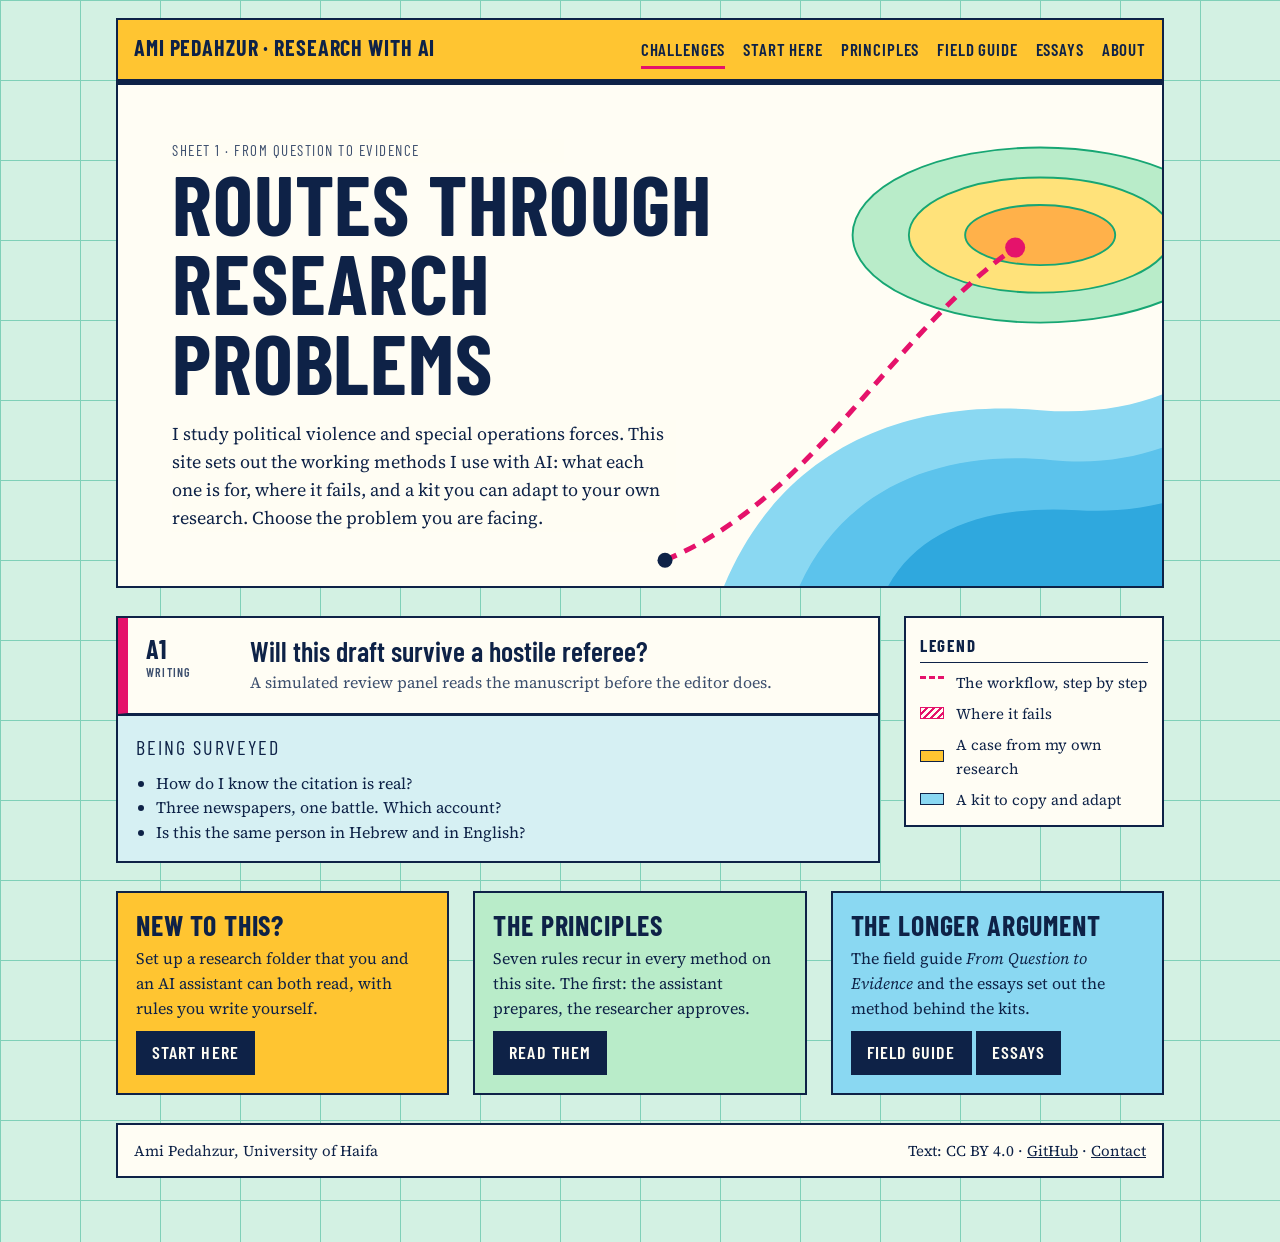
<file: index.html>
<!DOCTYPE html>
<html lang="en">
<head>
  <meta charset="UTF-8">
  <meta name="viewport" content="width=device-width, initial-scale=1.0">
  <title>Ami Pedahzur | Research with AI</title>
  <meta name="description" content="Working methods for research with AI in political violence, security studies and military history: what each is for, where it fails, and a kit to adapt.">
  <link rel="canonical" href="https://pedahzur.github.io/">
  <link rel="icon" type="image/svg+xml" href="favicon.svg">
  <meta property="og:site_name" content="Ami Pedahzur">
  <meta property="og:title" content="Ami Pedahzur | Research with AI">
  <meta property="og:description" content="Working methods for research with AI in political violence, security studies and military history: what each is for, where it fails, and a kit to adapt.">
  <meta property="og:url" content="https://pedahzur.github.io/">
  <link rel="preconnect" href="https://fonts.googleapis.com">
  <link rel="preconnect" href="https://fonts.gstatic.com" crossorigin>
  <link href="https://fonts.googleapis.com/css2?family=Barlow+Condensed:wght@500;600;700&family=Source+Serif+4:ital,opsz,wght@0,8..60,400;0,8..60,600;1,8..60,400&display=swap" rel="stylesheet">
  <link rel="stylesheet" href="assets/site.css">
</head>
<body>
<div class="wrap">
<header class="site-head">
  <a class="name" href="./">Ami Pedahzur · Research with AI</a>
  <nav aria-label="Primary"><a href="./" aria-current="page">Challenges</a><a href="start-here/">Start here</a><a href="principles/">Principles</a><a href="field-guide/">Field guide</a><a href="blog/">Essays</a><a href="about.html">About</a></nav>
</header>
<main>

<section class="panel hero">
  <svg class="terrain" viewBox="0 0 1000 400" preserveAspectRatio="xMidYMid slice" aria-hidden="true">
      <path d="M560 420C600 300 700 250 820 260S1000 200 1040 120V420Z" fill="#8ad8f2"/>
      <path d="M620 420C650 330 730 290 830 300S1000 250 1040 190V420Z" fill="#5cc3ec"/>
      <path d="M690 420C710 360 770 335 850 340S990 310 1040 270V420Z" fill="#2fa8de"/>
      <ellipse cx="820" cy="120" rx="150" ry="70" fill="#b9ecc9" stroke="#17a673" stroke-width="1.5"/><ellipse cx="820" cy="120" rx="105" ry="46" fill="#ffe27a" stroke="#17a673" stroke-width="1.5"/><ellipse cx="820" cy="120" rx="60" ry="24" fill="#ffb14a" stroke="#17a673" stroke-width="1.5"/>
      <path d="M520 380C640 330 700 200 800 130" fill="none" stroke="#e5126b" stroke-width="4" stroke-dasharray="10 7"/>
      <circle cx="800" cy="130" r="8" fill="#e5126b"/><circle cx="520" cy="380" r="6" fill="#0e2247"/>
    </svg>
  <div class="in">
    <p class="coord">Sheet 1 · From question to evidence</p>
    <h1>Routes through research problems</h1>
    <p>I study political violence and special operations forces. This site sets out the working methods I use with AI: what each one is for, where it fails, and a kit you can adapt to your own research. Choose the problem you are facing.</p>
  </div>
</section>
<div class="board">
  <div class="panel posts">
    <!-- challenges:start -->
    <a class="challenge-card" href="challenges/hostile-reading/"><span class="ref">A1<small>WRITING</small></span><div><h3>Will this draft survive a hostile referee?</h3><p>A simulated review panel reads the manuscript before the editor does.</p></div></a>
    <!-- challenges:end -->
    <div class="next"><p class="section-label">Being surveyed</p><ul><li>How do I know the citation is real?</li><li>Three newspapers, one battle. Which account?</li><li>Is this the same person in Hebrew and in English?</li></ul></div>
  </div>
  <aside class="panel legend"><h2>Legend</h2><dl>
    <dt><span class="sym route"></span></dt><dd>The workflow, step by step</dd>
    <dt><span class="sym hazard"></span></dt><dd>Where it fails</dd>
    <dt><span class="sym case"></span></dt><dd>A case from my own research</dd>
    <dt><span class="sym kit"></span></dt><dd>A kit to copy and adapt</dd>
  </dl></aside>
</div>
<div class="bands">
  <section class="panel band sun"><h2>New to this?</h2><p>Set up a research folder that you and an AI assistant can both read, with rules you write yourself.</p><a class="btn" href="start-here/">Start here</a></section>
  <section class="panel band relief"><h2>The principles</h2><p>Seven rules recur in every method on this site. The first: the assistant prepares, the researcher approves.</p><a class="btn" href="principles/">Read them</a></section>
  <section class="panel band water"><h2>The longer argument</h2><p>The field guide <i>From Question to Evidence</i> and the essays set out the method behind the kits.</p><a class="btn" href="field-guide/">Field guide</a> <a class="btn" href="blog/">Essays</a></section>
</div>

</main>
<footer class="site-foot panel">
  <span>Ami Pedahzur, University of Haifa</span>
  <span>Text: CC BY 4.0 · <a href="https://github.com/pedahzur">GitHub</a> · <a href="about.html#contact">Contact</a></span>
</footer>
</div>
</body>
</html>
</file>
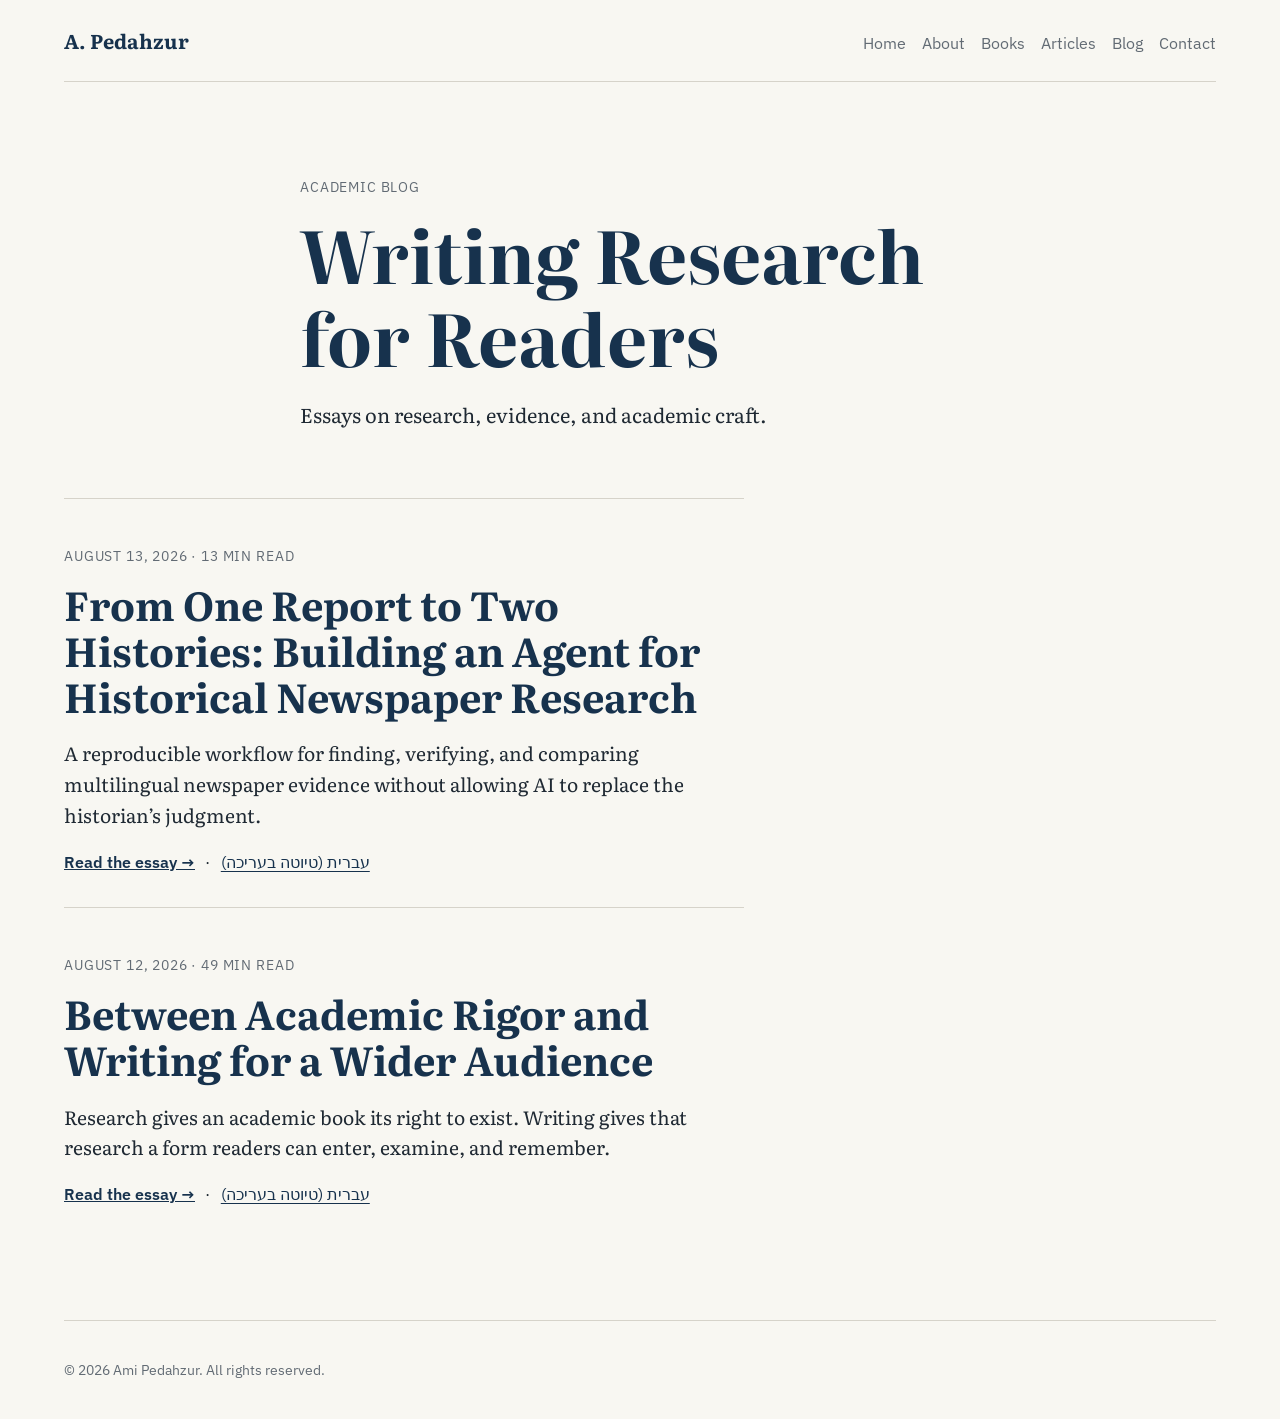
<file: blog/index.html>
<!DOCTYPE html>
<html lang="en">
<head>
  <meta charset="UTF-8">
  <meta name="viewport" content="width=device-width, initial-scale=1.0">
  <title>Blog | Ami Pedahzur</title>
  <meta name="description" content="Essays on research, evidence, and academic craft by Ami Pedahzur.">
  <link rel="canonical" href="https://pedahzur.github.io/blog/">
  <meta property="og:type" content="website">
  <meta property="og:site_name" content="Ami Pedahzur">
  <meta property="og:title" content="Writing Research for Readers | Ami Pedahzur">
  <meta property="og:description" content="Essays on research, evidence, and academic craft by Ami Pedahzur.">
  <meta property="og:url" content="https://pedahzur.github.io/blog/">
  <meta name="twitter:card" content="summary">
  <meta name="twitter:title" content="Writing Research for Readers | Ami Pedahzur">
  <meta name="twitter:description" content="Essays on research, evidence, and academic craft by Ami Pedahzur.">
  <link rel="preconnect" href="https://fonts.googleapis.com">
  <link rel="preconnect" href="https://fonts.gstatic.com" crossorigin>
  <link href="https://fonts.googleapis.com/css2?family=IBM+Plex+Sans:wght@400;500;600;700&family=Literata:wght@400;500;600;700&display=swap" rel="stylesheet">
  <link rel="stylesheet" href="blog.css">
</head>
<body>
  <a class="skip-link" href="#main-content">Skip to main content</a>
  <header class="site-header">
    <a class="wordmark" href="../">A. Pedahzur</a>
    <nav aria-label="Primary">
      <a href="../">Home</a>
      <a href="../about.html#about">About</a>
      <a href="../about.html#books">Books</a>
      <a href="../about.html#articles">Articles</a>
      <a href="./" aria-current="page">Blog</a>
      <a href="../about.html#contact">Contact</a>
    </nav>
  </header>
  <main id="main-content">
    <section class="masthead" aria-labelledby="page-title">
      <p class="eyebrow">Academic Blog</p>
      <h1 id="page-title">Writing Research for Readers</h1>
      <p>Essays on research, evidence, and academic craft.</p>
    </section>
    <section class="essay-list" aria-label="Essays">
      <article class="essay-card">
        <p class="essay-meta">August 13, 2026 <span aria-hidden="true">·</span> 13 min read</p>
        <h2><a href="from-one-report-to-two-histories/">From One Report to Two Histories: Building an Agent for Historical Newspaper Research</a></h2>
        <p class="essay-deck">A reproducible workflow for finding, verifying, and comparing multilingual newspaper evidence without allowing AI to replace the historian’s judgment.</p>
        <div class="edition-links">
          <a class="read-link" href="from-one-report-to-two-histories/">Read the essay <span aria-hidden="true">→</span></a>
          <span aria-hidden="true">·</span>
          <a class="hebrew-edition-link" href="from-one-report-to-two-histories/he/" hreflang="he" lang="he" aria-label="עברית, טיוטה בעריכה">עברית (טיוטה בעריכה)</a>
        </div>
      </article>
      <article class="essay-card">
        <p class="essay-meta">August 12, 2026 <span aria-hidden="true">·</span> 49 min read</p>
        <h2><a href="academic-rigor-and-writing-for-a-wider-audience/">Between Academic Rigor and Writing for a Wider Audience</a></h2>
        <p class="essay-deck">Research gives an academic book its right to exist. Writing gives that research a form readers can enter, examine, and remember.</p>
        <div class="edition-links">
          <a class="read-link" href="academic-rigor-and-writing-for-a-wider-audience/">Read the essay <span aria-hidden="true">→</span></a>
          <span aria-hidden="true">·</span>
          <a class="hebrew-edition-link" href="academic-rigor-and-writing-for-a-wider-audience/he/" hreflang="he" lang="he" aria-label="עברית, טיוטה בעריכה">עברית (טיוטה בעריכה)</a>
        </div>
      </article>
    </section>
  </main>
  <footer class="site-footer">
    <p>&copy; 2026 Ami Pedahzur. All rights reserved.</p>
  </footer>
</body>
</html>
</file>
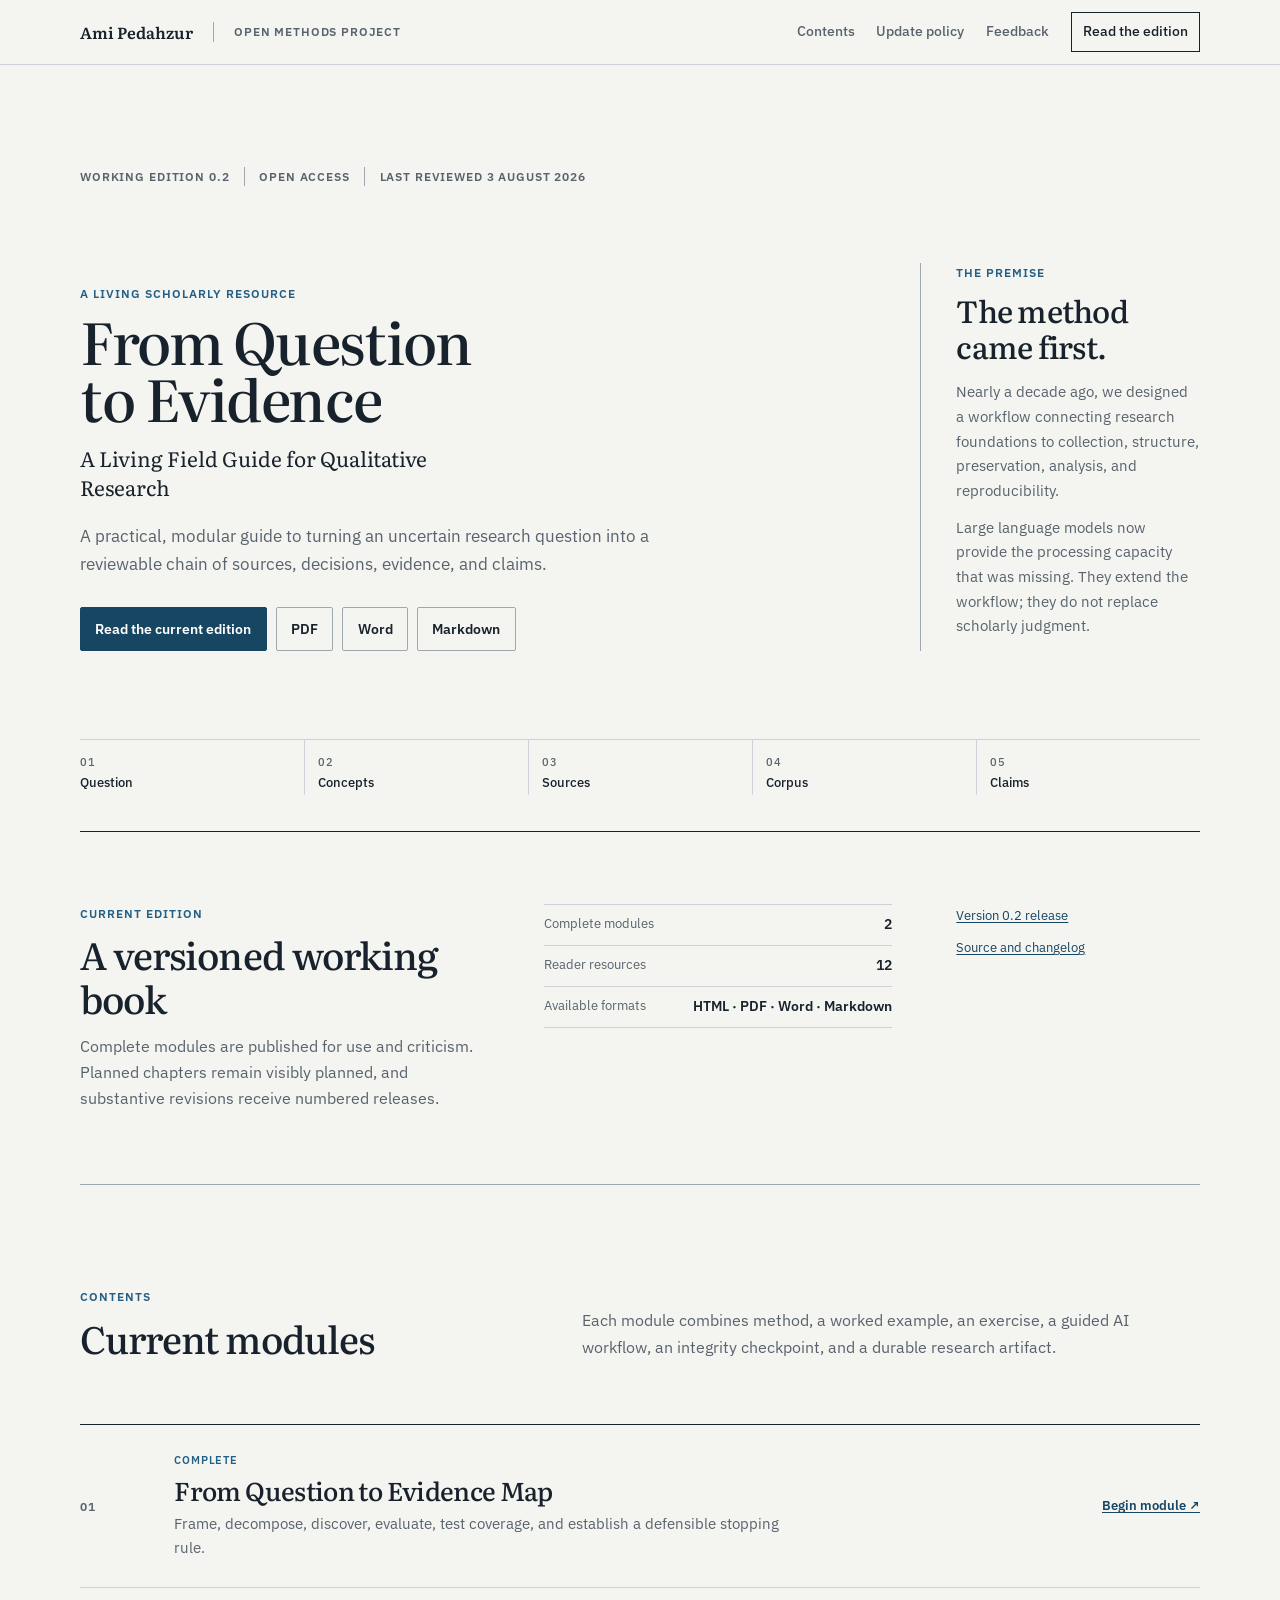
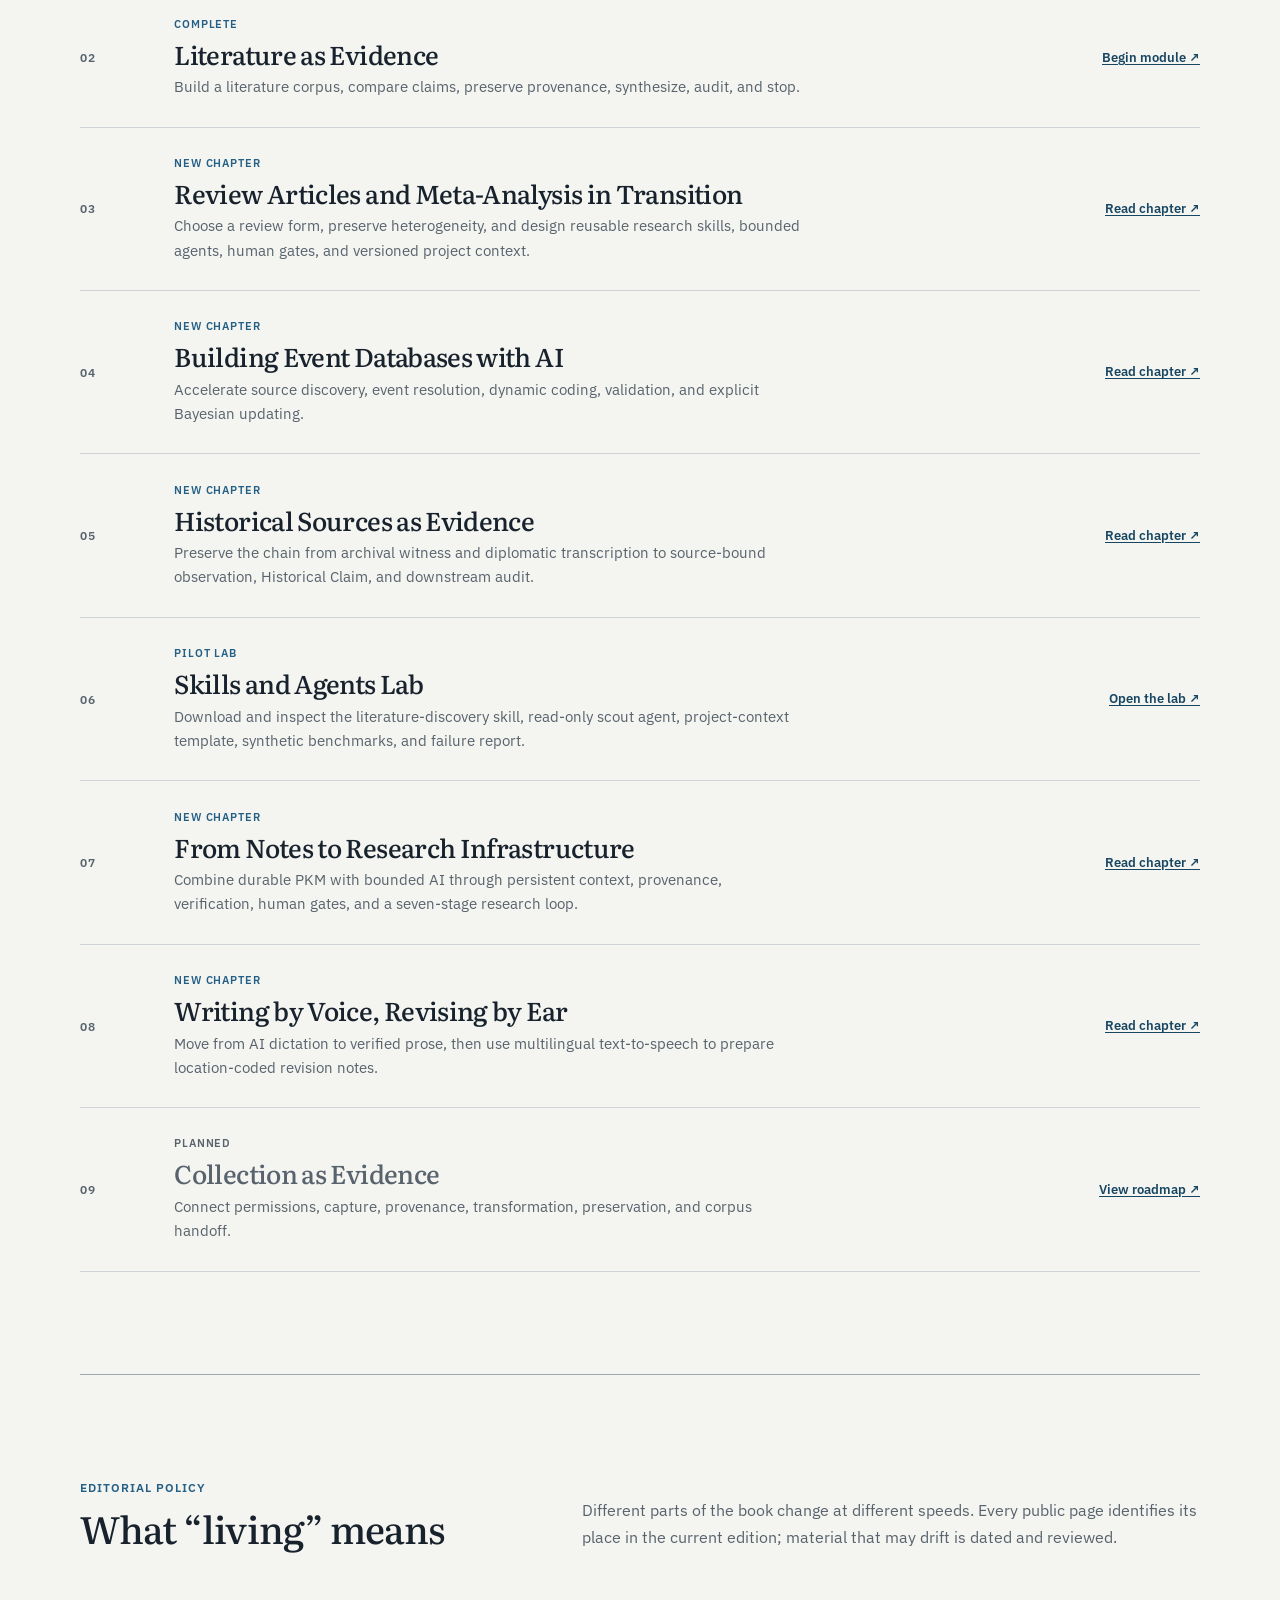
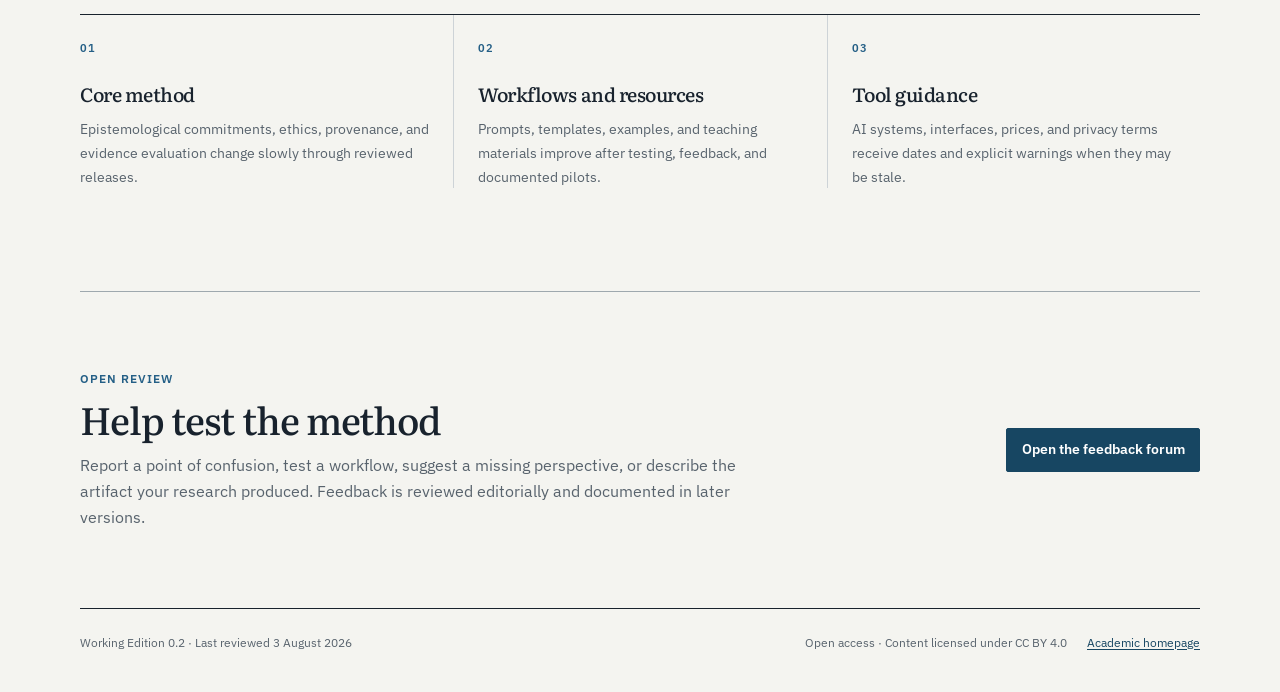
<file: field-guide/index.html>
<!DOCTYPE html>
<html lang="en">
<head>
  <meta charset="UTF-8">
  <meta name="viewport" content="width=device-width, initial-scale=1.0">
  <title>From Question to Evidence | Living Field Guide</title>
  <meta name="description" content="An open-access living field guide for qualitative researchers building a defensible evidence base in the information age.">
  <link rel="canonical" href="https://pedahzur.github.io/field-guide/">
  <link rel="icon" href="../favicon.svg" type="image/svg+xml">
  <meta property="og:type" content="book">
  <meta property="og:site_name" content="Ami Pedahzur">
  <meta property="og:title" content="From Question to Evidence | Living Field Guide">
  <meta property="og:description" content="An open-access living field guide for qualitative researchers building a defensible evidence base in the information age.">
  <meta property="og:url" content="https://pedahzur.github.io/field-guide/">
  <link rel="preconnect" href="https://fonts.googleapis.com">
  <link rel="preconnect" href="https://fonts.gstatic.com" crossorigin>
  <link href="https://fonts.googleapis.com/css2?family=IBM+Plex+Sans:wght@400;500;600&family=Literata:opsz,wght@7..72,500;7..72,600&display=swap" rel="stylesheet">
  <link rel="stylesheet" href="guide.css">
  <script type="application/ld+json">
  {
    "@context": "https://schema.org",
    "@type": "Book",
    "name": "From Question to Evidence",
    "alternateName": "A Living Field Guide for Qualitative Research",
    "bookEdition": "Working Edition 0.2",
    "inLanguage": "en",
    "isAccessibleForFree": true,
    "url": "https://pedahzur.github.io/field-guide/",
    "license": "https://creativecommons.org/licenses/by/4.0/",
    "publisher": {
      "@type": "Person",
      "name": "Ami Pedahzur"
    }
  }
  </script>
</head>
<body>
  <a class="skip-link" href="#guide-content">Skip to content</a>

  <header class="publication-header">
    <div class="publication-nav">
      <a class="wordmark" href="../">Ami Pedahzur</a>
      <span class="project-label">Open Methods Project</span>
      <nav aria-label="Field guide navigation">
        <a href="#modules">Contents</a>
        <a href="#living-edition">Update policy</a>
        <a href="#feedback">Feedback</a>
        <a class="nav-read" href="book/">Read the edition</a>
      </nav>
    </div>
  </header>

  <main id="guide-content">
    <section class="publication-masthead" aria-labelledby="book-title">
      <div class="edition-line">
        <span>Working Edition 0.2</span>
        <span>Open access</span>
        <span>Last reviewed 3 August 2026</span>
      </div>

      <div class="masthead-grid">
        <div class="masthead-copy">
          <p class="section-label">A living scholarly resource</p>
          <h1 id="book-title">From Question<br>to Evidence</h1>
          <p class="subtitle">A Living Field Guide for Qualitative Research</p>
          <p class="deck">
            A practical, modular guide to turning an uncertain research question into a
            reviewable chain of sources, decisions, evidence, and claims.
          </p>
          <div class="actions" aria-label="Edition formats">
            <a class="action action-primary" href="book/">Read the current edition</a>
            <a class="action" href="book/From-Question-to-Evidence.pdf">PDF</a>
            <a class="action" href="book/From-Question-to-Evidence.docx">Word</a>
            <a class="action" href="book/From-Question-to-Evidence.md">Markdown</a>
          </div>
        </div>

        <aside class="origin-note" aria-labelledby="origin-heading">
          <p class="section-label">The premise</p>
          <h2 id="origin-heading">The method came first.</h2>
          <p>
            Nearly a decade ago, we designed a workflow connecting research foundations
            to collection, structure, preservation, analysis, and reproducibility.
          </p>
          <p>
            Large language models now provide the processing capacity that was missing.
            They extend the workflow; they do not replace scholarly judgment.
          </p>
        </aside>
      </div>

      <ol class="evidence-path" aria-label="Research path from question to claim">
        <li><span>01</span>Question</li>
        <li><span>02</span>Concepts</li>
        <li><span>03</span>Sources</li>
        <li><span>04</span>Corpus</li>
        <li><span>05</span>Claims</li>
      </ol>
    </section>

    <section class="edition-register" aria-labelledby="edition-heading">
      <div class="register-intro">
        <p class="section-label">Current edition</p>
        <h2 id="edition-heading">A versioned working book</h2>
        <p>
          Complete modules are published for use and criticism. Planned chapters remain
          visibly planned, and substantive revisions receive numbered releases.
        </p>
      </div>

      <dl class="register-data">
        <div>
          <dt>Complete modules</dt>
          <dd>2</dd>
        </div>
        <div>
          <dt>Reader resources</dt>
          <dd>12</dd>
        </div>
        <div>
          <dt>Available formats</dt>
          <dd>HTML · PDF · Word · Markdown</dd>
        </div>
      </dl>

      <div class="register-links">
        <a href="https://github.com/pedahzur/from-question-to-evidence/releases/tag/v0.2.0-draft" target="_blank" rel="noopener noreferrer">Version 0.2 release</a>
        <a href="https://github.com/pedahzur/from-question-to-evidence" target="_blank" rel="noopener noreferrer">Source and changelog</a>
      </div>
    </section>

    <section id="modules" class="module-index" aria-labelledby="modules-heading">
      <div class="section-heading">
        <div>
          <p class="section-label">Contents</p>
          <h2 id="modules-heading">Current modules</h2>
        </div>
        <p>
          Each module combines method, a worked example, an exercise, a guided AI workflow,
          an integrity checkpoint, and a durable research artifact.
        </p>
      </div>

      <div class="module-list">
        <article class="module-row">
          <span class="module-number" aria-hidden="true">01</span>
          <div>
            <p class="module-status">Complete</p>
            <h3>From Question to Evidence Map</h3>
            <p>Frame, decompose, discover, evaluate, test coverage, and establish a defensible stopping rule.</p>
          </div>
          <a href="book/content/02-evidence-map-overview.html">Begin module <span aria-hidden="true">↗</span></a>
        </article>

        <article class="module-row">
          <span class="module-number" aria-hidden="true">02</span>
          <div>
            <p class="module-status">Complete</p>
            <h3>Literature as Evidence</h3>
            <p>Build a literature corpus, compare claims, preserve provenance, synthesize, audit, and stop.</p>
          </div>
          <a href="book/content/12-literature-as-evidence.html">Begin module <span aria-hidden="true">↗</span></a>
        </article>

        <article class="module-row">
          <span class="module-number" aria-hidden="true">03</span>
          <div>
            <p class="module-status">New chapter</p>
            <h3>Review Articles and Meta-Analysis in Transition</h3>
            <p>Choose a review form, preserve heterogeneity, and design reusable research skills, bounded agents, human gates, and versioned project context.</p>
          </div>
          <a href="book/content/19-review-articles-and-meta-analysis.html">Read chapter <span aria-hidden="true">↗</span></a>
        </article>

        <article class="module-row">
          <span class="module-number" aria-hidden="true">04</span>
          <div>
            <p class="module-status">New chapter</p>
            <h3>Building Event Databases with AI</h3>
            <p>Accelerate source discovery, event resolution, dynamic coding, validation, and explicit Bayesian updating.</p>
          </div>
          <a href="book/content/19-building-event-databases-with-ai.html">Read chapter <span aria-hidden="true">↗</span></a>
        </article>

        <article class="module-row">
          <span class="module-number" aria-hidden="true">05</span>
          <div>
            <p class="module-status">New chapter</p>
            <h3>Historical Sources as Evidence</h3>
            <p>Preserve the chain from archival witness and diplomatic transcription to source-bound observation, Historical Claim, and downstream audit.</p>
          </div>
          <a href="book/content/20-historical-sources-as-evidence.html">Read chapter <span aria-hidden="true">↗</span></a>
        </article>

        <article class="module-row">
          <span class="module-number" aria-hidden="true">06</span>
          <div>
            <p class="module-status">Pilot lab</p>
            <h3>Skills and Agents Lab</h3>
            <p>Download and inspect the literature-discovery skill, read-only scout agent, project-context template, synthetic benchmarks, and failure report.</p>
          </div>
          <a href="book/content/skills-and-agents-lab.html">Open the lab <span aria-hidden="true">↗</span></a>
        </article>

        <article class="module-row">
          <span class="module-number" aria-hidden="true">07</span>
          <div>
            <p class="module-status">New chapter</p>
            <h3>From Notes to Research Infrastructure</h3>
            <p>Combine durable PKM with bounded AI through persistent context, provenance, verification, human gates, and a seven-stage research loop.</p>
          </div>
          <a href="book/content/20-pkm-and-ai-research-infrastructure.html">Read chapter <span aria-hidden="true">↗</span></a>
        </article>

        <article class="module-row">
          <span class="module-number" aria-hidden="true">08</span>
          <div>
            <p class="module-status">New chapter</p>
            <h3>Writing by Voice, Revising by Ear</h3>
            <p>Move from AI dictation to verified prose, then use multilingual text-to-speech to prepare location-coded revision notes.</p>
          </div>
          <a href="book/content/21-writing-by-voice-revising-by-ear.html">Read chapter <span aria-hidden="true">↗</span></a>
        </article>

        <article class="module-row module-row-planned">
          <span class="module-number" aria-hidden="true">09</span>
          <div>
            <p class="module-status">Planned</p>
            <h3>Collection as Evidence</h3>
            <p>Connect permissions, capture, provenance, transformation, preservation, and corpus handoff.</p>
          </div>
          <a href="book/content/20-next-steps.html">View roadmap <span aria-hidden="true">↗</span></a>
        </article>
      </div>
    </section>

    <section id="living-edition" class="policy-section" aria-labelledby="living-heading">
      <div class="section-heading">
        <div>
          <p class="section-label">Editorial policy</p>
          <h2 id="living-heading">What “living” means</h2>
        </div>
        <p>
          Different parts of the book change at different speeds. Every public page identifies
          its place in the current edition; material that may drift is dated and reviewed.
        </p>
      </div>

      <div class="policy-list">
        <article>
          <span>01</span>
          <h3>Core method</h3>
          <p>Epistemological commitments, ethics, provenance, and evidence evaluation change slowly through reviewed releases.</p>
        </article>
        <article>
          <span>02</span>
          <h3>Workflows and resources</h3>
          <p>Prompts, templates, examples, and teaching materials improve after testing, feedback, and documented pilots.</p>
        </article>
        <article>
          <span>03</span>
          <h3>Tool guidance</h3>
          <p>AI systems, interfaces, prices, and privacy terms receive dates and explicit warnings when they may be stale.</p>
        </article>
      </div>
    </section>

    <section id="feedback" class="feedback-section" aria-labelledby="feedback-heading">
      <div>
        <p class="section-label">Open review</p>
        <h2 id="feedback-heading">Help test the method</h2>
        <p>
          Report a point of confusion, test a workflow, suggest a missing perspective, or
          describe the artifact your research produced. Feedback is reviewed editorially and
          documented in later versions.
        </p>
      </div>
      <a class="action action-primary" href="https://github.com/pedahzur/from-question-to-evidence/discussions" target="_blank" rel="noopener noreferrer">Open the feedback forum</a>
    </section>
  </main>

  <footer class="publication-footer">
    <p>Working Edition 0.2 · Last reviewed <time datetime="2026-08-03">3 August 2026</time></p>
    <p>Open access · Content licensed under CC BY 4.0</p>
    <a href="../">Academic homepage</a>
  </footer>
</body>
</html>
</file>
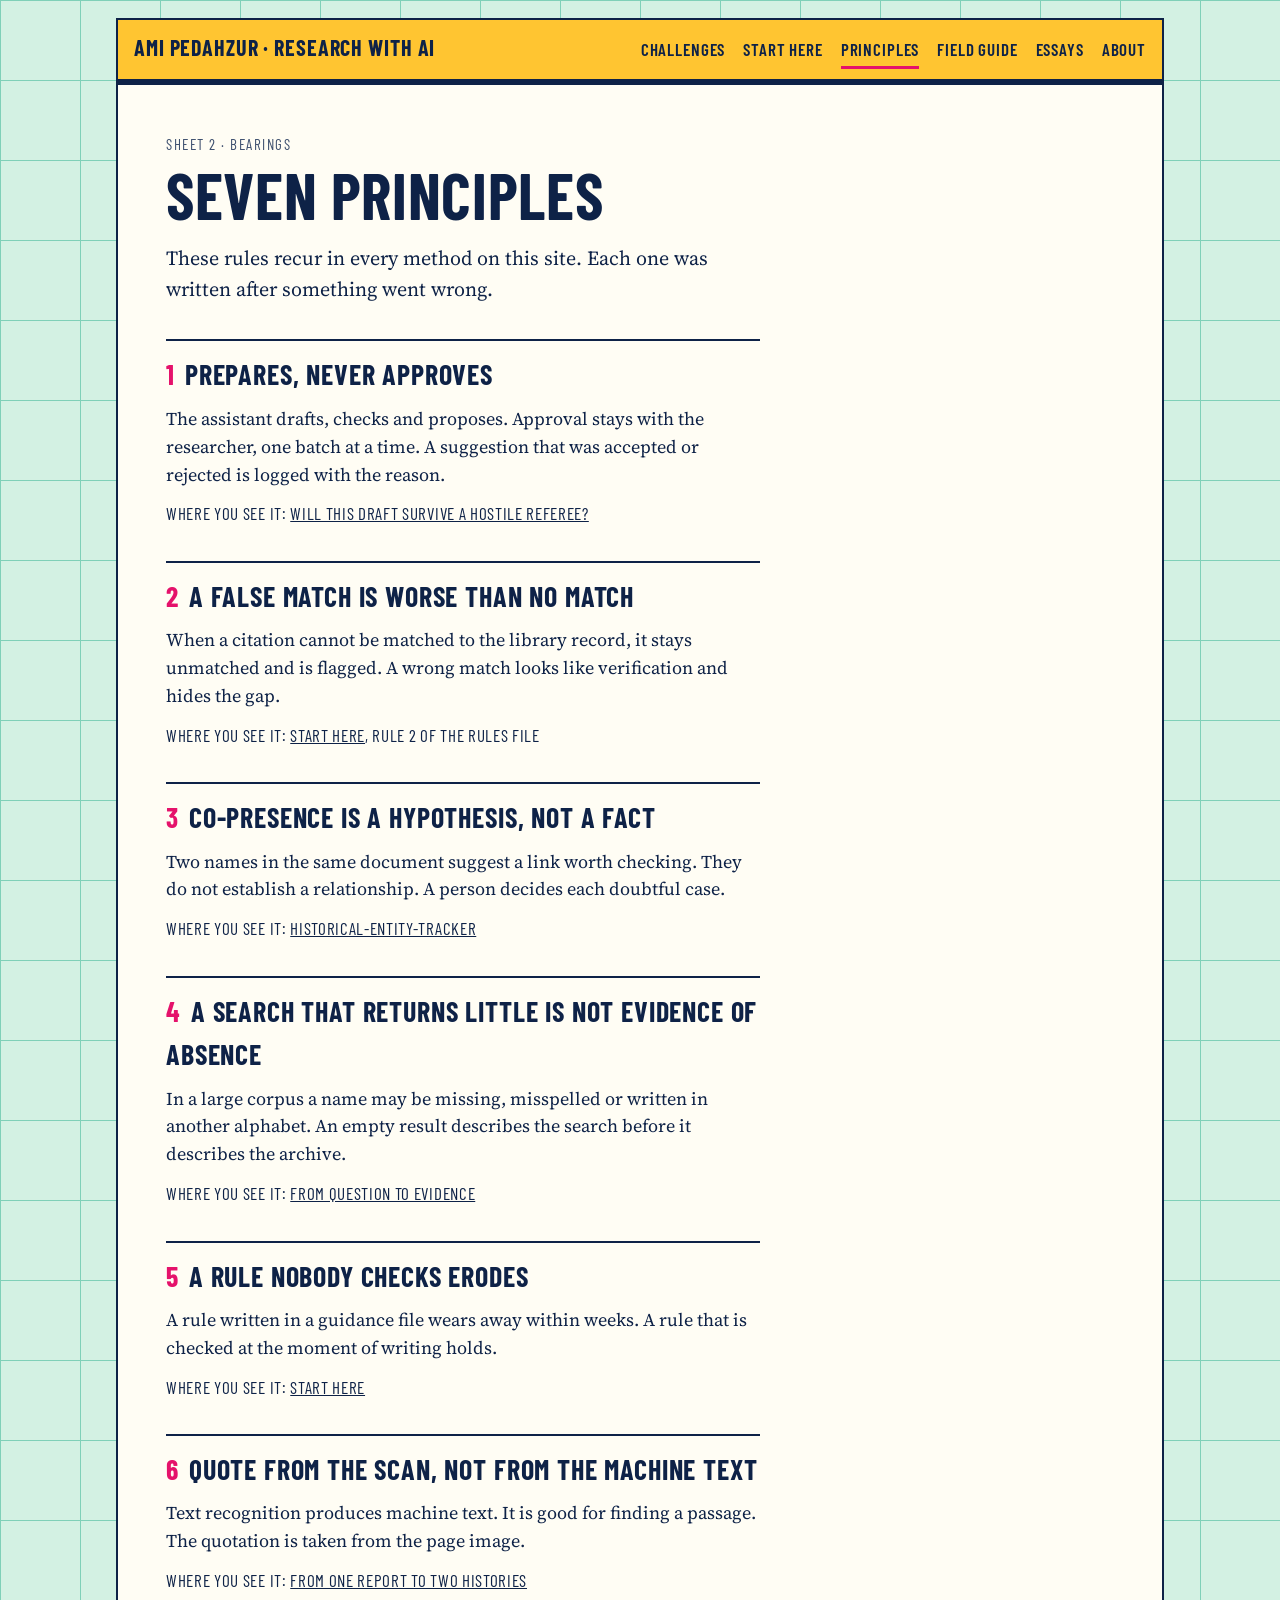
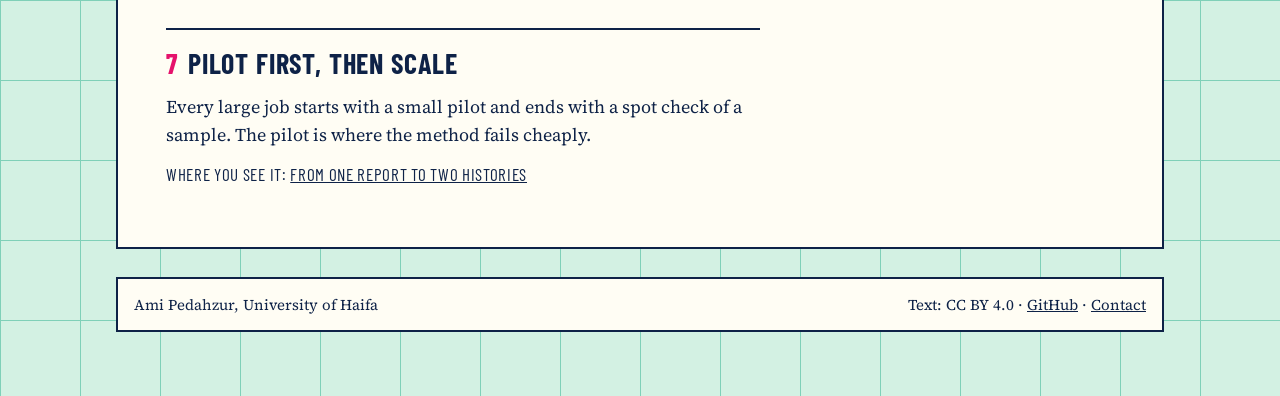
<file: principles/index.html>
<!DOCTYPE html>
<html lang="en">
<head>
  <meta charset="UTF-8">
  <meta name="viewport" content="width=device-width, initial-scale=1.0">
  <title>Seven principles | Ami Pedahzur</title>
  <meta name="description" content="Seven rules that recur in every AI research method on this site.">
  <link rel="canonical" href="https://pedahzur.github.io/principles/">
  <link rel="icon" type="image/svg+xml" href="../favicon.svg">
  <meta property="og:site_name" content="Ami Pedahzur">
  <meta property="og:title" content="Seven principles | Ami Pedahzur">
  <meta property="og:description" content="Seven rules that recur in every AI research method on this site.">
  <meta property="og:url" content="https://pedahzur.github.io/principles/">
  <link rel="preconnect" href="https://fonts.googleapis.com">
  <link rel="preconnect" href="https://fonts.gstatic.com" crossorigin>
  <link href="https://fonts.googleapis.com/css2?family=Barlow+Condensed:wght@500;600;700&family=Source+Serif+4:ital,opsz,wght@0,8..60,400;0,8..60,600;1,8..60,400&display=swap" rel="stylesheet">
  <link rel="stylesheet" href="../assets/site.css">
</head>
<body>
<div class="wrap">
<header class="site-head">
  <a class="name" href="../">Ami Pedahzur · Research with AI</a>
  <nav aria-label="Primary"><a href="../">Challenges</a><a href="../start-here/">Start here</a><a href="../principles/" aria-current="page">Principles</a><a href="../field-guide/">Field guide</a><a href="../blog/">Essays</a><a href="../about.html">About</a></nav>
</header>
<main>
<article class="panel page"><p class="coord">Sheet 2 · Bearings</p><h1>Seven principles</h1><p class="lede">These rules recur in every method on this site. Each one was written after something went wrong.</p><div class="prose"><h2><span>1</span>Prepares, never approves</h2><p>The assistant drafts, checks and proposes. Approval stays with the researcher, one batch at a time. A suggestion that was accepted or rejected is logged with the reason.</p><p class="see">Where you see it: <a href="../challenges/hostile-reading/">Will this draft survive a hostile referee?</a></p><h2><span>2</span>A false match is worse than no match</h2><p>When a citation cannot be matched to the library record, it stays unmatched and is flagged. A wrong match looks like verification and hides the gap.</p><p class="see">Where you see it: <a href="../start-here/">Start here</a>, rule 2 of the rules file</p><h2><span>3</span>Co-presence is a hypothesis, not a fact</h2><p>Two names in the same document suggest a link worth checking. They do not establish a relationship. A person decides each doubtful case.</p><p class="see">Where you see it: <a href="https://github.com/pedahzur/historical-entity-tracker">historical-entity-tracker</a></p><h2><span>4</span>A search that returns little is not evidence of absence</h2><p>In a large corpus a name may be missing, misspelled or written in another alphabet. An empty result describes the search before it describes the archive.</p><p class="see">Where you see it: <a href="../field-guide/">From Question to Evidence</a></p><h2><span>5</span>A rule nobody checks erodes</h2><p>A rule written in a guidance file wears away within weeks. A rule that is checked at the moment of writing holds.</p><p class="see">Where you see it: <a href="../start-here/">Start here</a></p><h2><span>6</span>Quote from the scan, not from the machine text</h2><p>Text recognition produces machine text. It is good for finding a passage. The quotation is taken from the page image.</p><p class="see">Where you see it: <a href="../blog/from-one-report-to-two-histories/">From One Report to Two Histories</a></p><h2><span>7</span>Pilot first, then scale</h2><p>Every large job starts with a small pilot and ends with a spot check of a sample. The pilot is where the method fails cheaply.</p><p class="see">Where you see it: <a href="../blog/from-one-report-to-two-histories/">From One Report to Two Histories</a></p></div></article>
</main>
<footer class="site-foot panel">
  <span>Ami Pedahzur, University of Haifa</span>
  <span>Text: CC BY 4.0 · <a href="https://github.com/pedahzur">GitHub</a> · <a href="../about.html#contact">Contact</a></span>
</footer>
</div>
</body>
</html>
</file>
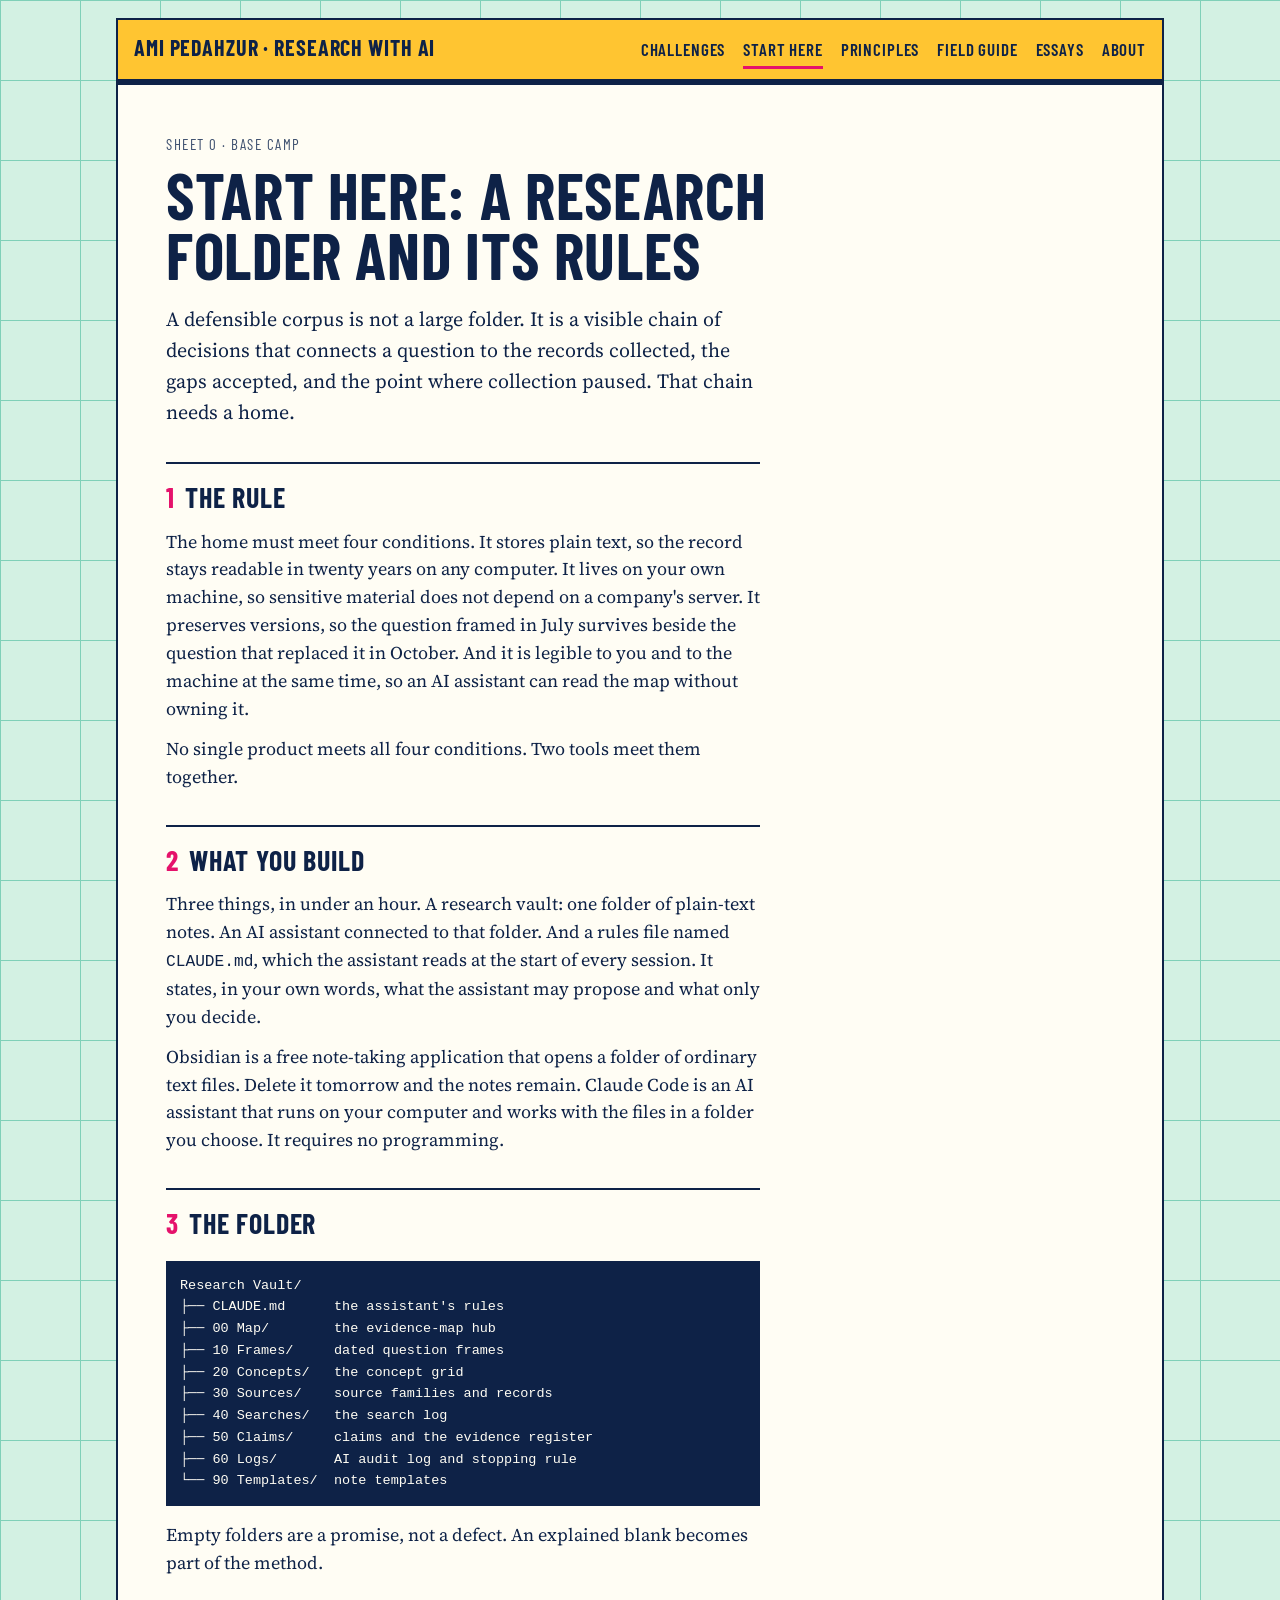
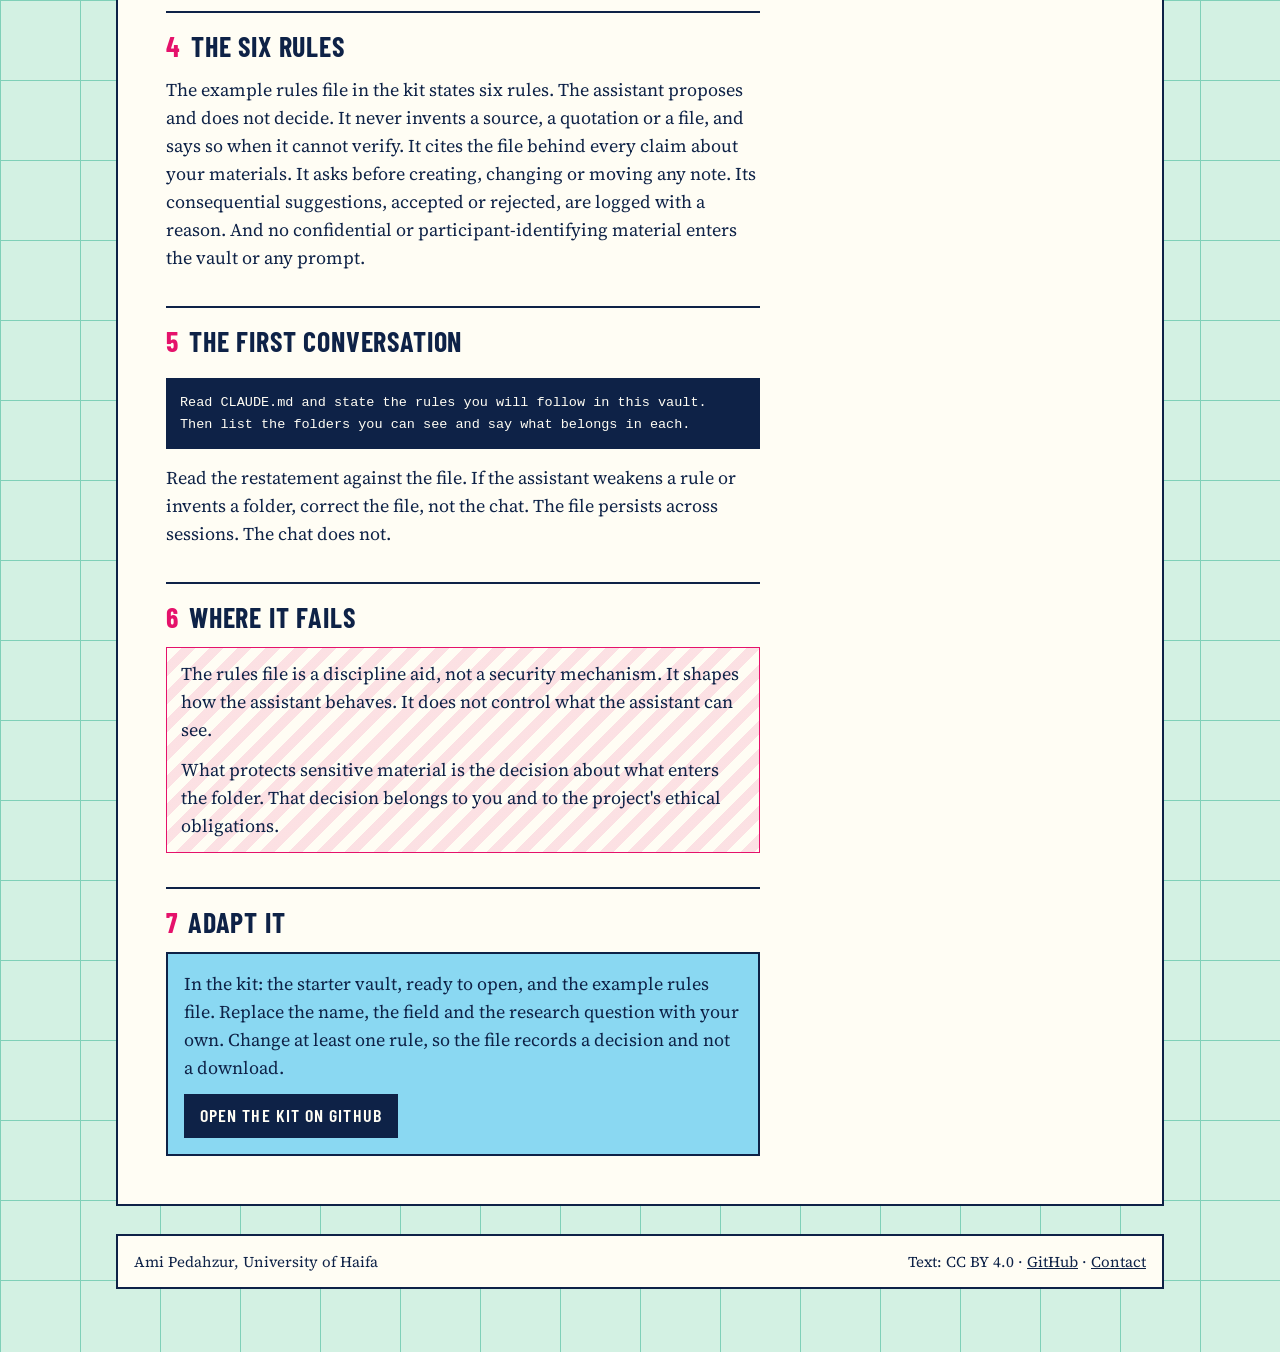
<file: start-here/index.html>
<!DOCTYPE html>
<html lang="en">
<head>
  <meta charset="UTF-8">
  <meta name="viewport" content="width=device-width, initial-scale=1.0">
  <title>Start here | Ami Pedahzur</title>
  <meta name="description" content="Set up a research folder that you and an AI assistant can both read, with a rules file you write yourself.">
  <link rel="canonical" href="https://pedahzur.github.io/start-here/">
  <link rel="icon" type="image/svg+xml" href="../favicon.svg">
  <meta property="og:site_name" content="Ami Pedahzur">
  <meta property="og:title" content="Start here | Ami Pedahzur">
  <meta property="og:description" content="Set up a research folder that you and an AI assistant can both read, with a rules file you write yourself.">
  <meta property="og:url" content="https://pedahzur.github.io/start-here/">
  <link rel="preconnect" href="https://fonts.googleapis.com">
  <link rel="preconnect" href="https://fonts.gstatic.com" crossorigin>
  <link href="https://fonts.googleapis.com/css2?family=Barlow+Condensed:wght@500;600;700&family=Source+Serif+4:ital,opsz,wght@0,8..60,400;0,8..60,600;1,8..60,400&display=swap" rel="stylesheet">
  <link rel="stylesheet" href="../assets/site.css">
</head>
<body>
<div class="wrap">
<header class="site-head">
  <a class="name" href="../">Ami Pedahzur · Research with AI</a>
  <nav aria-label="Primary"><a href="../">Challenges</a><a href="../start-here/" aria-current="page">Start here</a><a href="../principles/">Principles</a><a href="../field-guide/">Field guide</a><a href="../blog/">Essays</a><a href="../about.html">About</a></nav>
</header>
<main>

<article class="panel page">
  <p class="coord">Sheet 0 · Base camp</p>
  <h1>Start here: a research folder and its rules</h1>
  <p class="lede">A defensible corpus is not a large folder. It is a visible chain of decisions that connects a question to the records collected, the gaps accepted, and the point where collection paused. That chain needs a home.</p>
  <div class="prose">
    <h2><span>1</span>The rule</h2>
    <p>The home must meet four conditions. It stores plain text, so the record stays readable in twenty years on any computer. It lives on your own machine, so sensitive material does not depend on a company's server. It preserves versions, so the question framed in July survives beside the question that replaced it in October. And it is legible to you and to the machine at the same time, so an AI assistant can read the map without owning it.</p>
    <p>No single product meets all four conditions. Two tools meet them together.</p>
    <h2><span>2</span>What you build</h2>
    <p>Three things, in under an hour. A research vault: one folder of plain-text notes. An AI assistant connected to that folder. And a rules file named <code>CLAUDE.md</code>, which the assistant reads at the start of every session. It states, in your own words, what the assistant may propose and what only you decide.</p>
    <p>Obsidian is a free note-taking application that opens a folder of ordinary text files. Delete it tomorrow and the notes remain. Claude Code is an AI assistant that runs on your computer and works with the files in a folder you choose. It requires no programming.</p>
    <h2><span>3</span>The folder</h2>
<pre><code>Research Vault/
├── CLAUDE.md      the assistant's rules
├── 00 Map/        the evidence-map hub
├── 10 Frames/     dated question frames
├── 20 Concepts/   the concept grid
├── 30 Sources/    source families and records
├── 40 Searches/   the search log
├── 50 Claims/     claims and the evidence register
├── 60 Logs/       AI audit log and stopping rule
└── 90 Templates/  note templates</code></pre>
    <p>Empty folders are a promise, not a defect. An explained blank becomes part of the method.</p>
    <h2><span>4</span>The six rules</h2>
    <p>The example rules file in the kit states six rules. The assistant proposes and does not decide. It never invents a source, a quotation or a file, and says so when it cannot verify. It cites the file behind every claim about your materials. It asks before creating, changing or moving any note. Its consequential suggestions, accepted or rejected, are logged with a reason. And no confidential or participant-identifying material enters the vault or any prompt.</p>
    <h2><span>5</span>The first conversation</h2>
<pre><code>Read CLAUDE.md and state the rules you will follow in this vault.
Then list the folders you can see and say what belongs in each.</code></pre>
    <p>Read the restatement against the file. If the assistant weakens a rule or invents a folder, correct the file, not the chat. The file persists across sessions. The chat does not.</p>
    <h2><span>6</span>Where it fails</h2>
    <div class="fail-box"><p>The rules file is a discipline aid, not a security mechanism. It shapes how the assistant behaves. It does not control what the assistant can see.</p><p>What protects sensitive material is the decision about what enters the folder. That decision belongs to you and to the project's ethical obligations.</p></div>
    <h2><span>7</span>Adapt it</h2>
    <div class="kit-box"><p>In the kit: the starter vault, ready to open, and the example rules file. Replace the name, the field and the research question with your own. Change at least one rule, so the file records a decision and not a download.</p><a class="btn" href="https://github.com/pedahzur/research-workflows/tree/main/start-here">Open the kit on GitHub</a></div>
  </div>
</article>

</main>
<footer class="site-foot panel">
  <span>Ami Pedahzur, University of Haifa</span>
  <span>Text: CC BY 4.0 · <a href="https://github.com/pedahzur">GitHub</a> · <a href="../about.html#contact">Contact</a></span>
</footer>
</div>
</body>
</html>
</file>
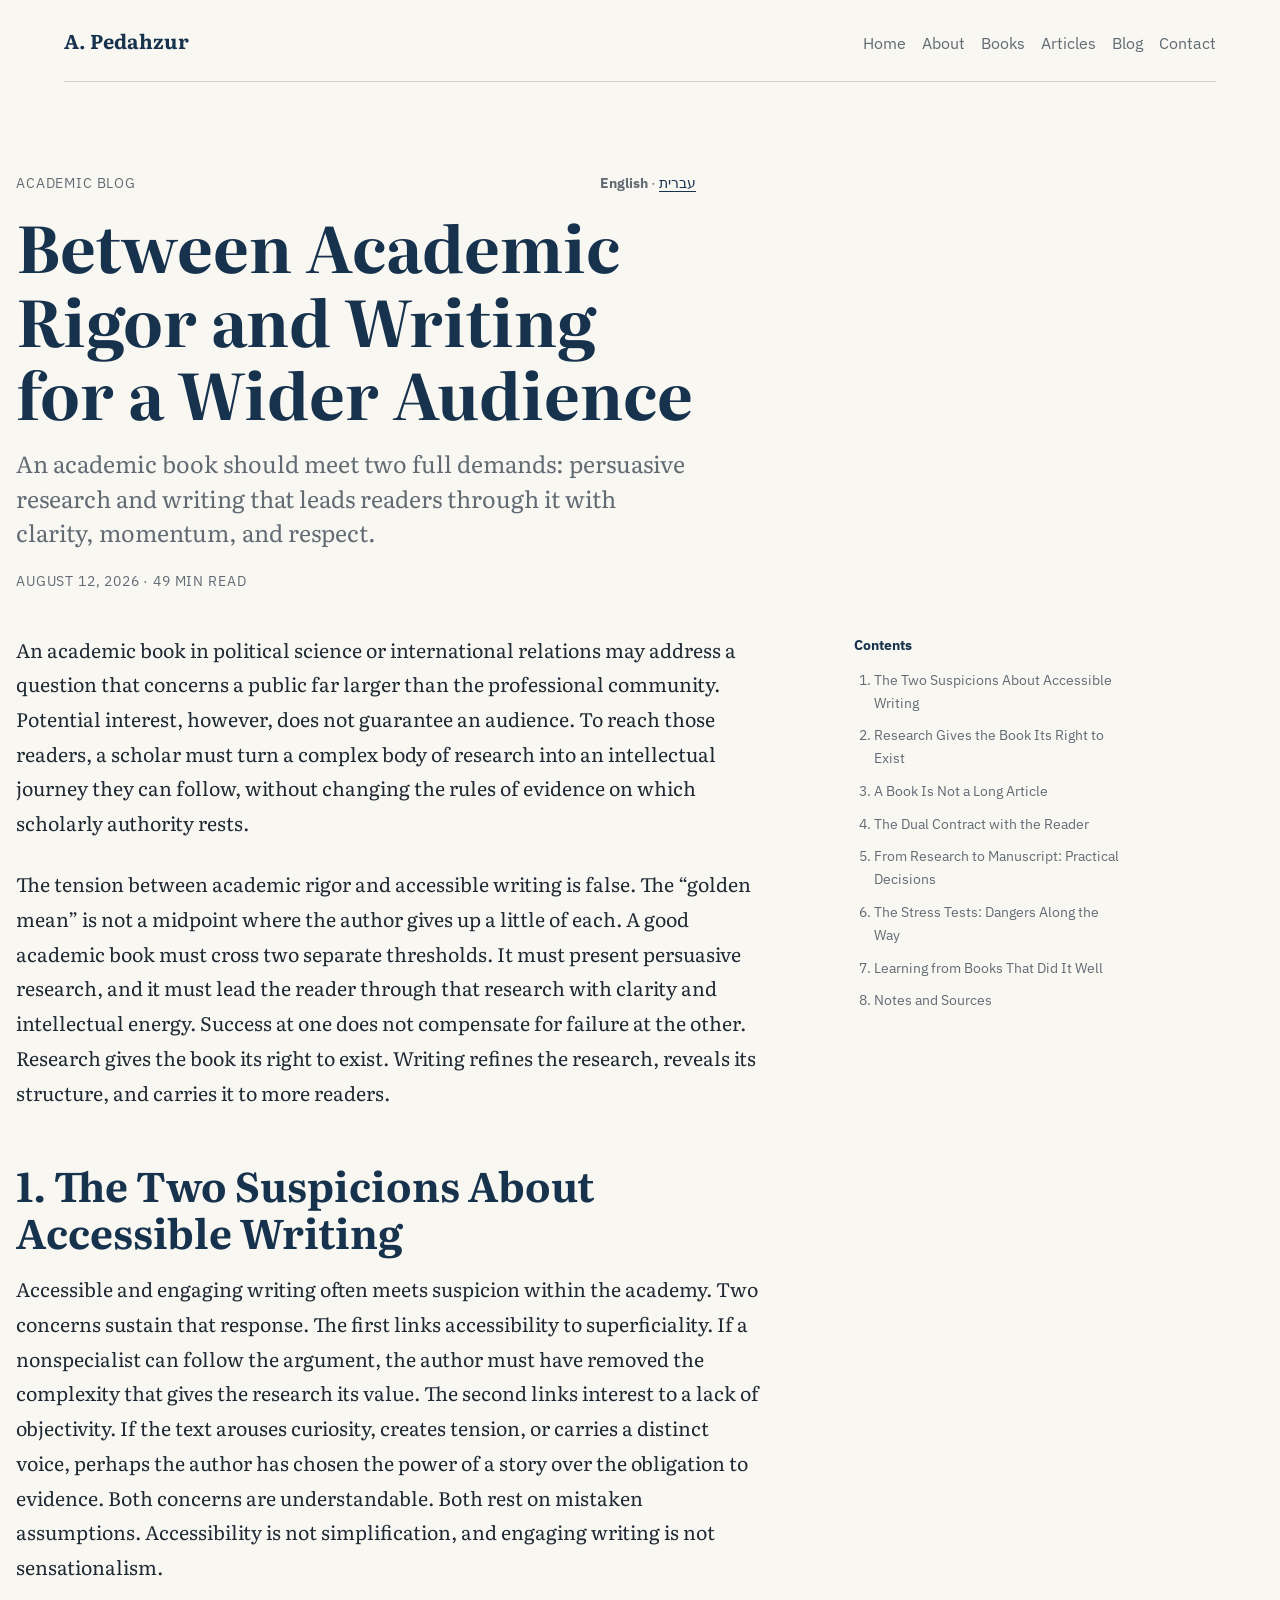
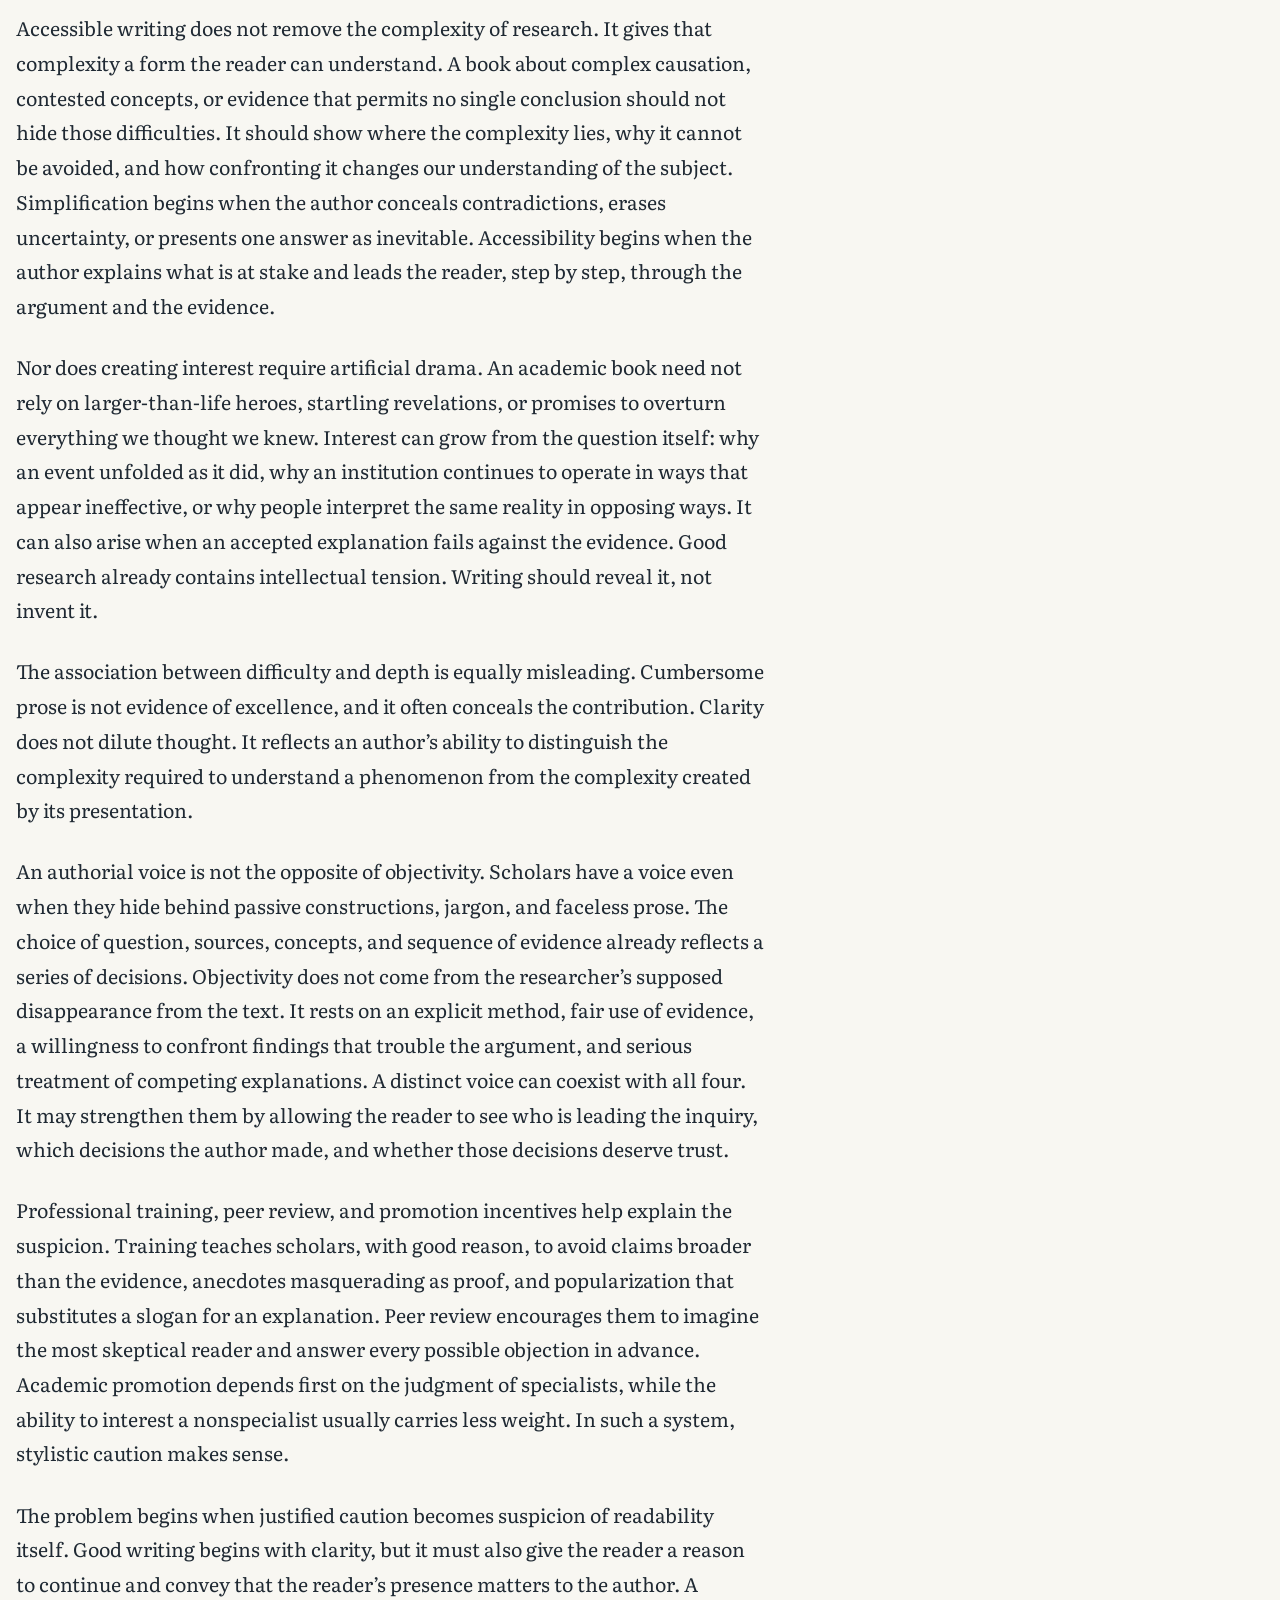
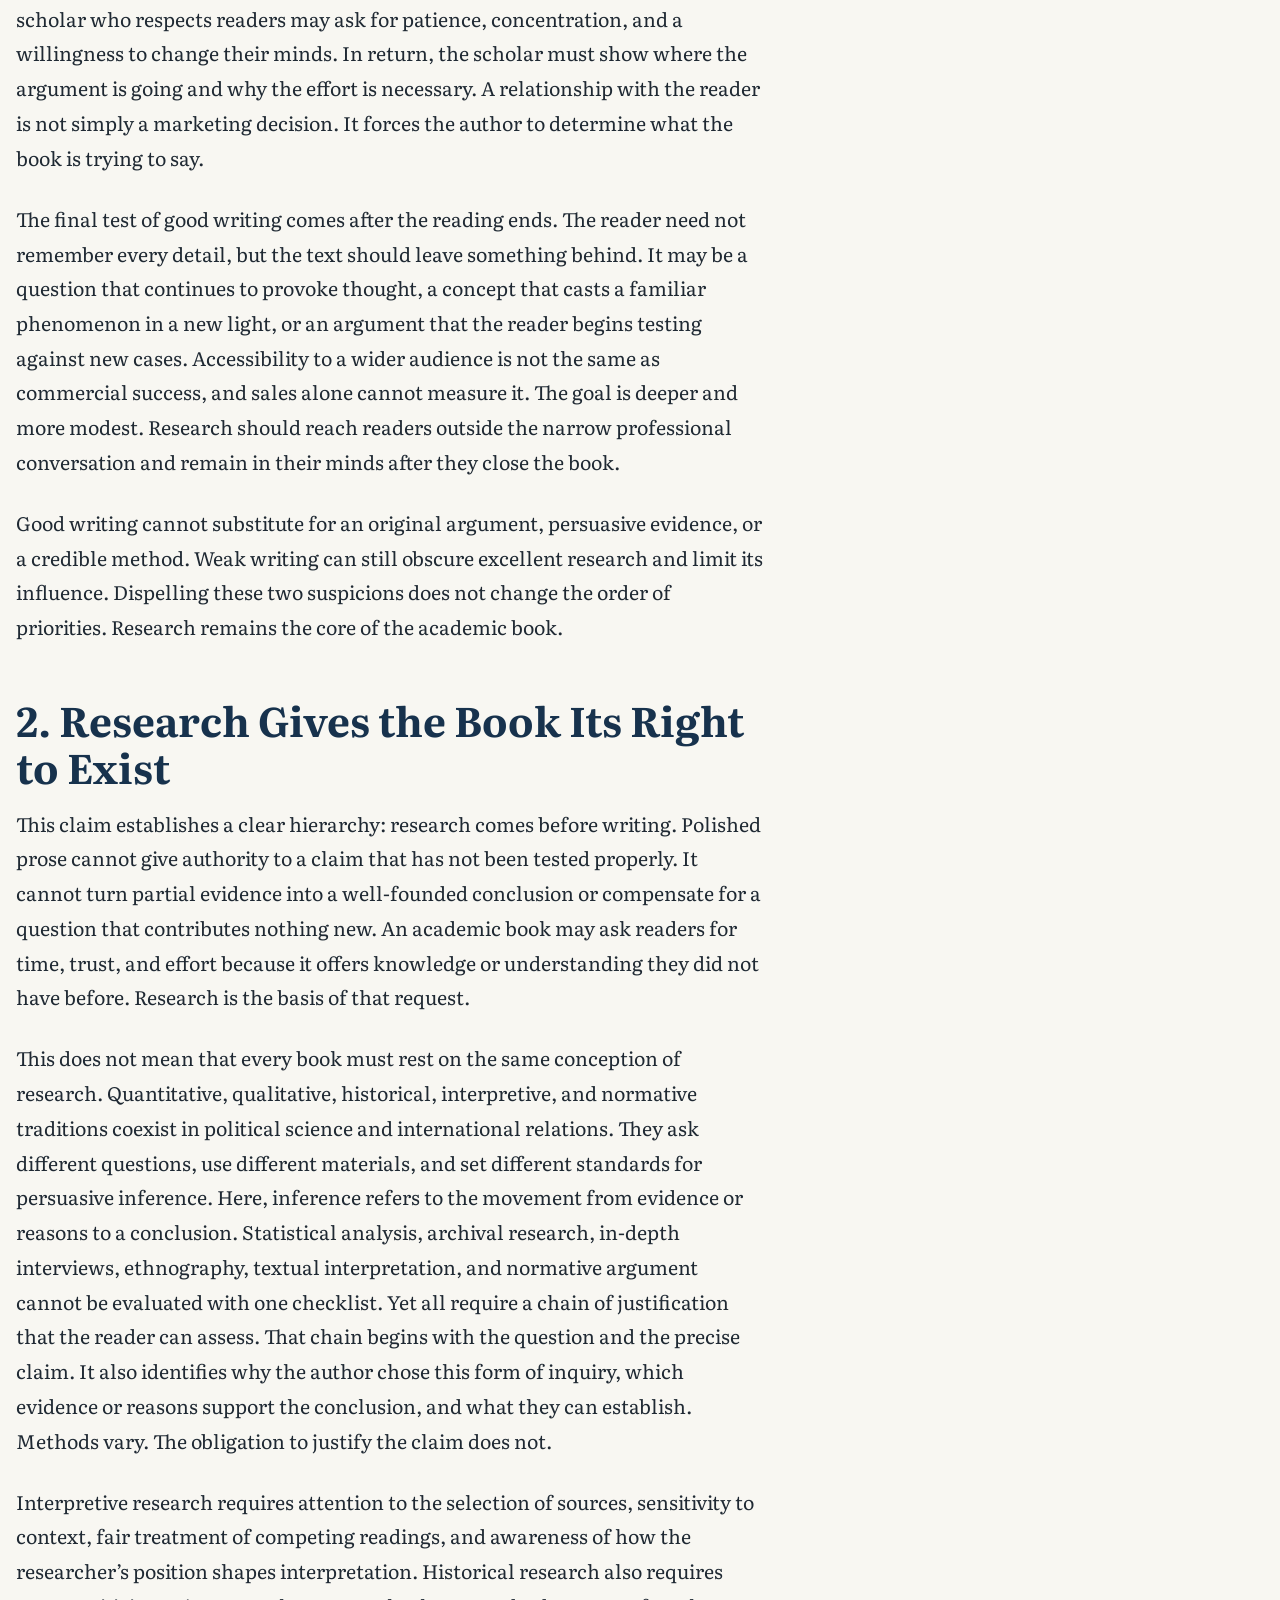
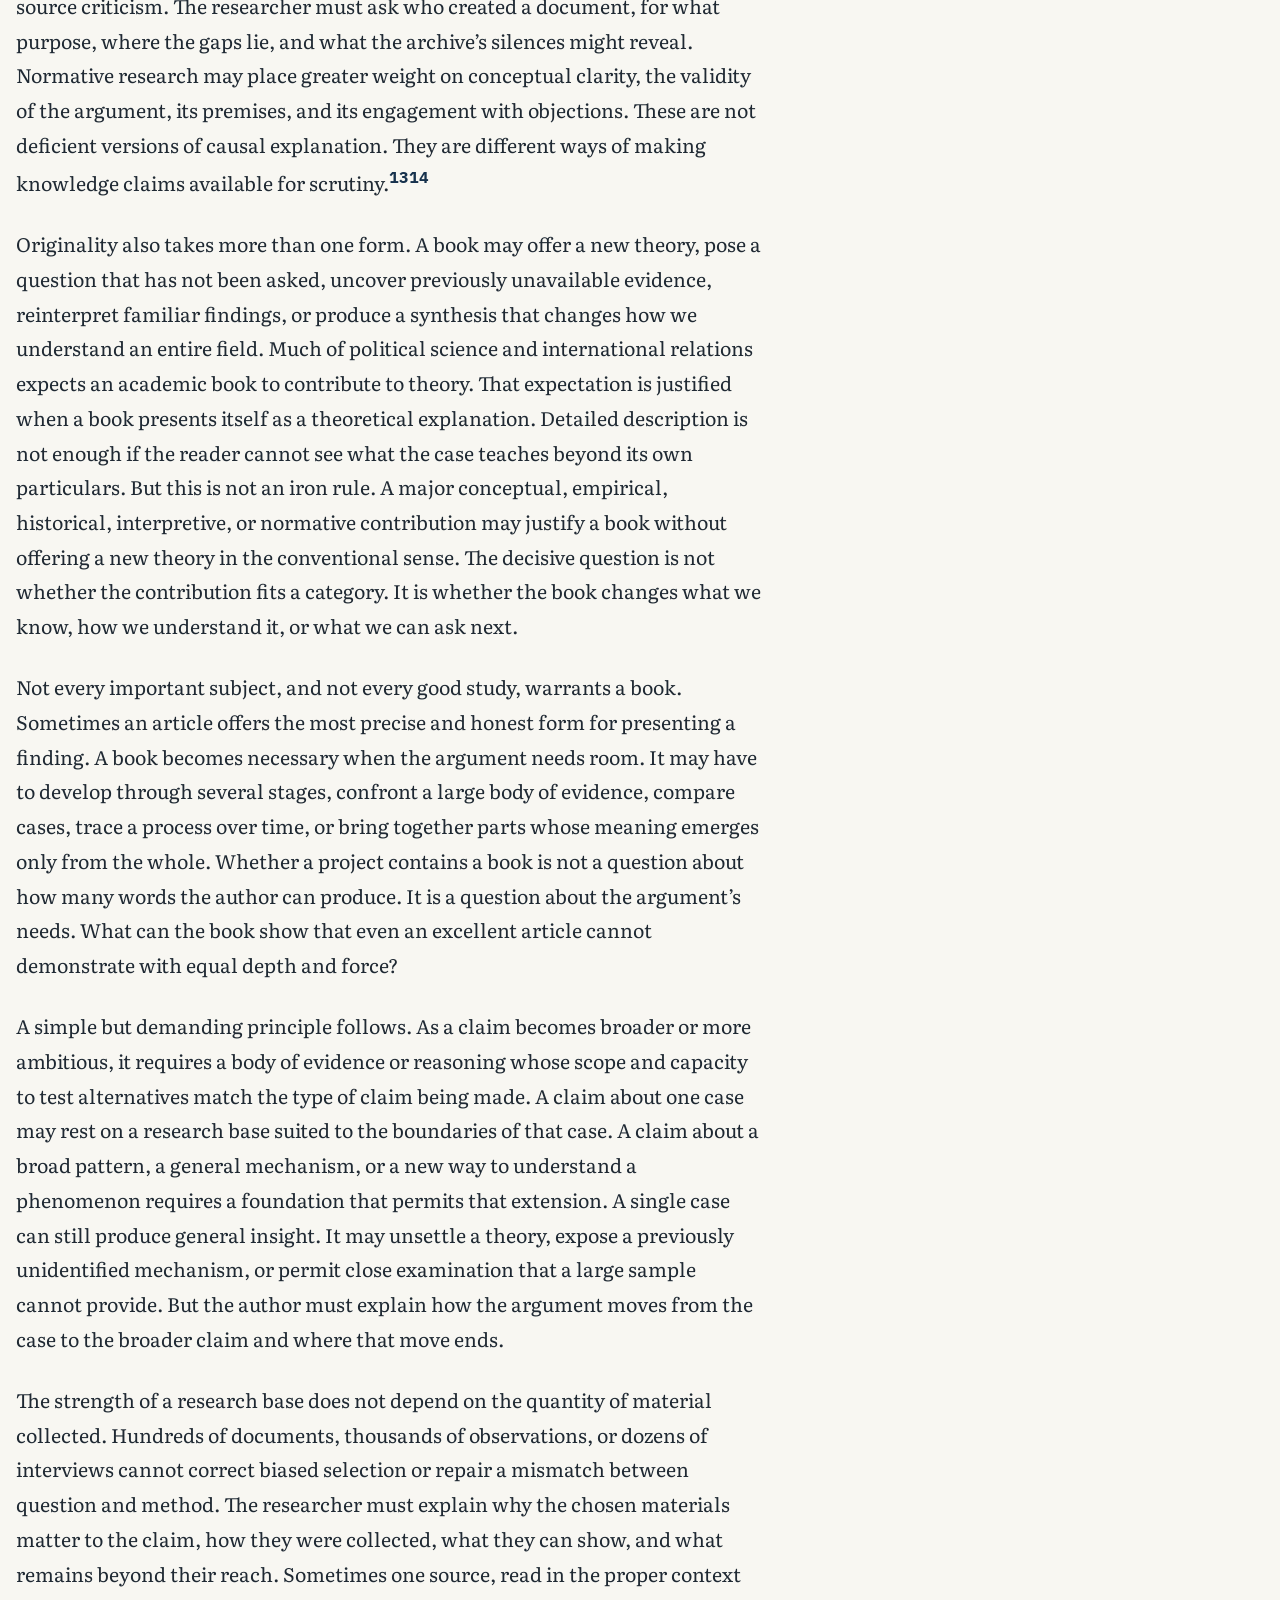
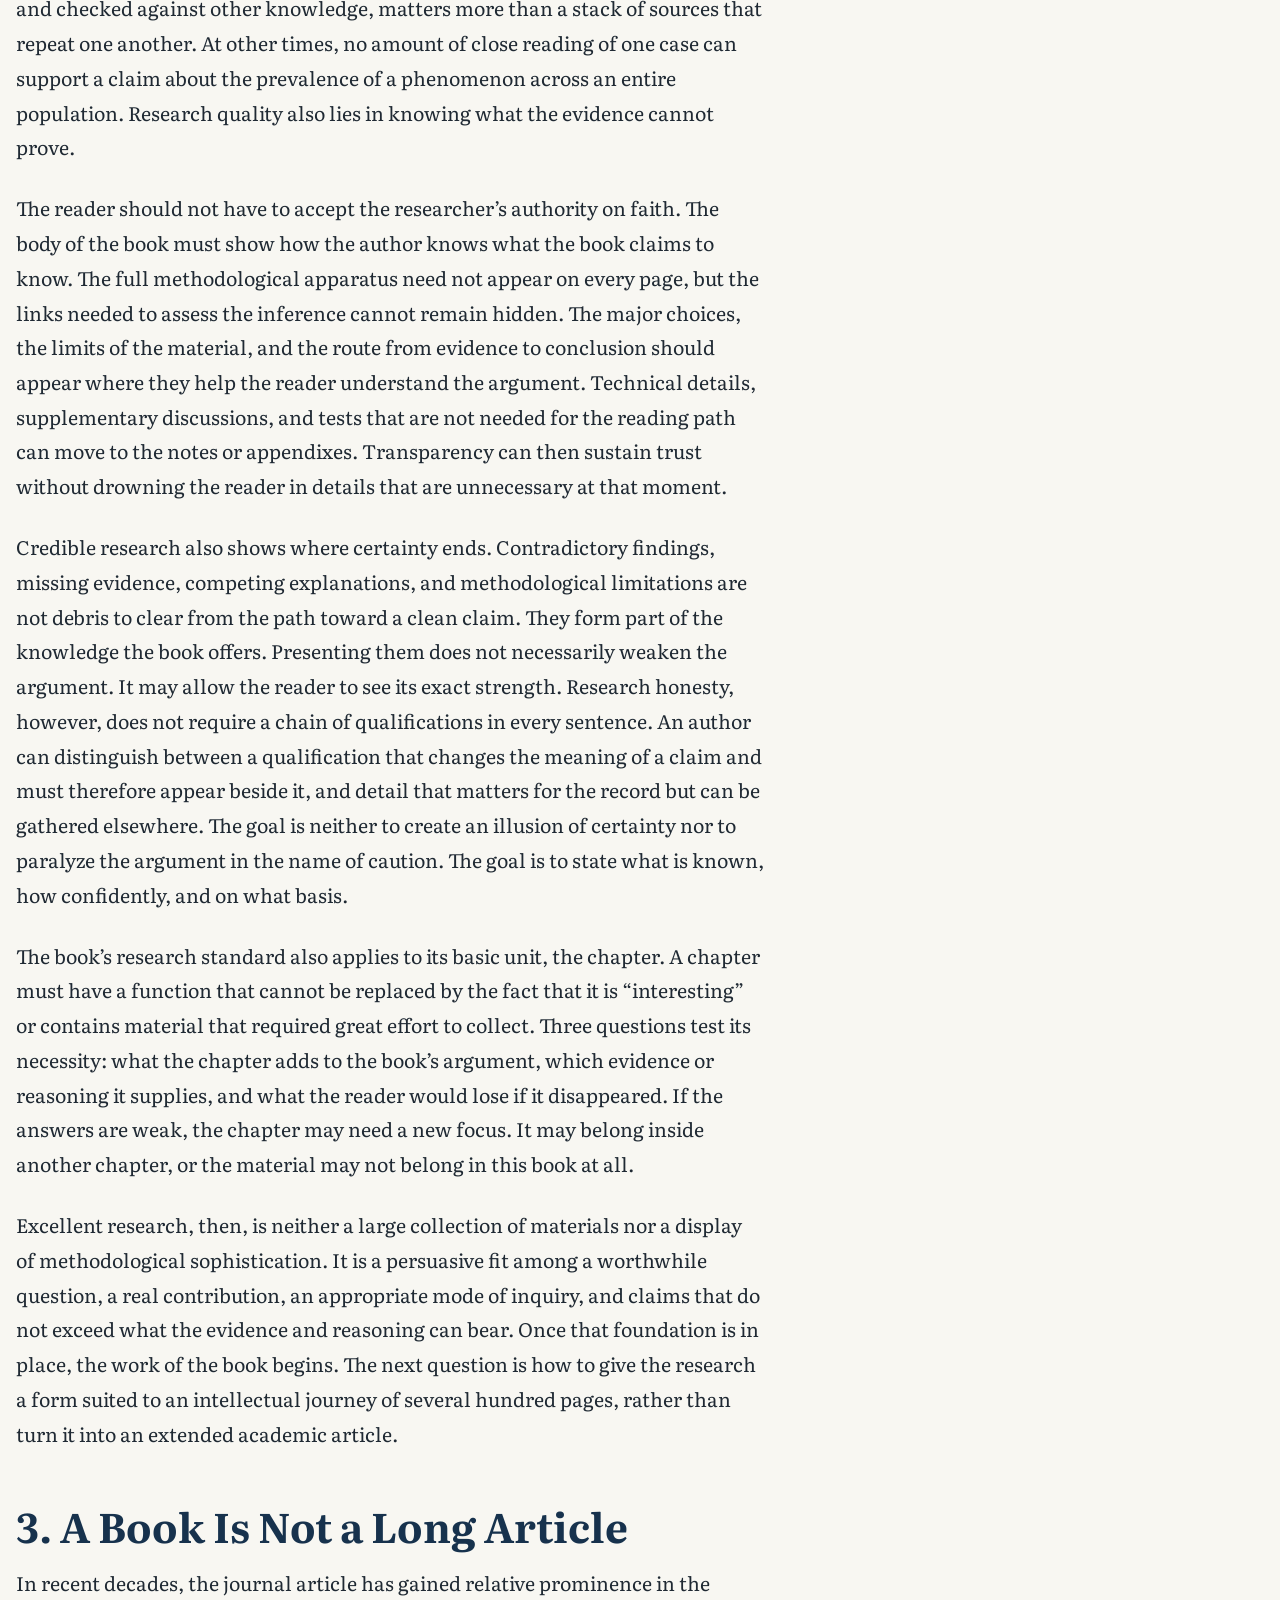
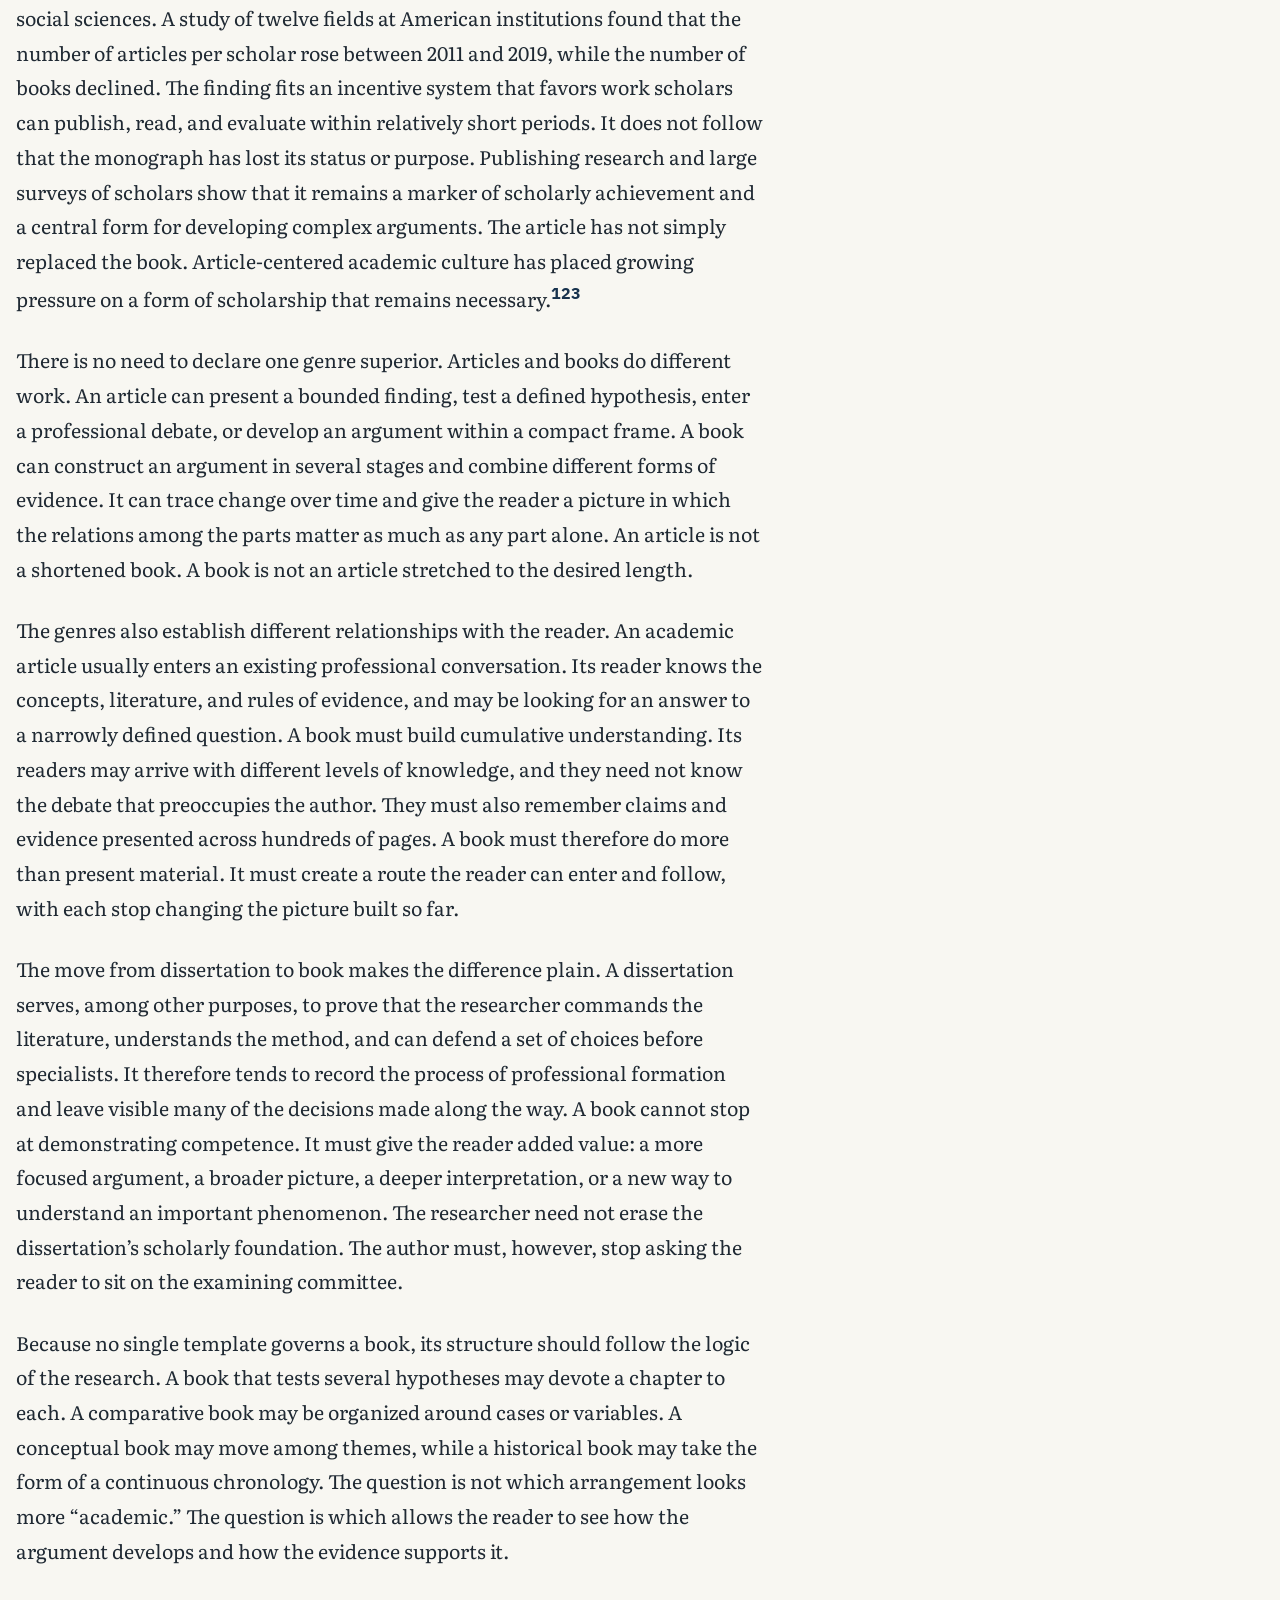
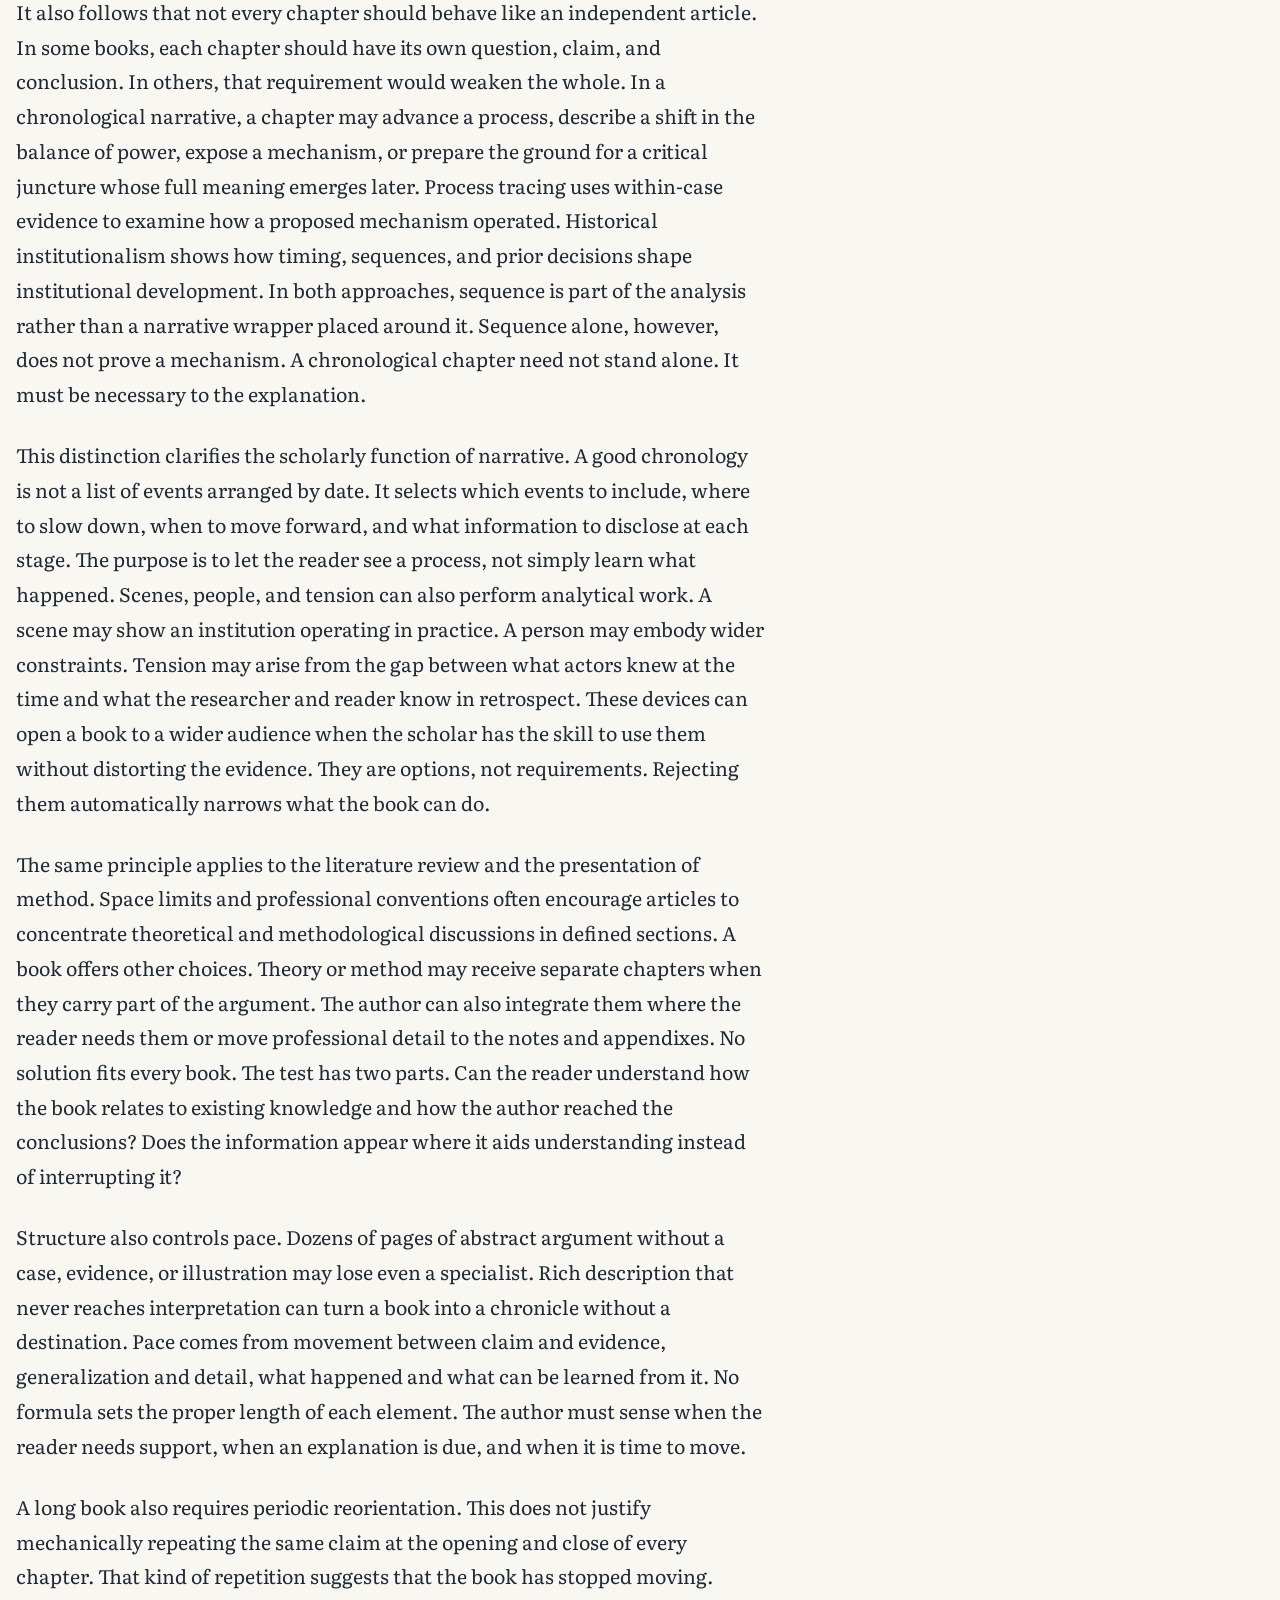
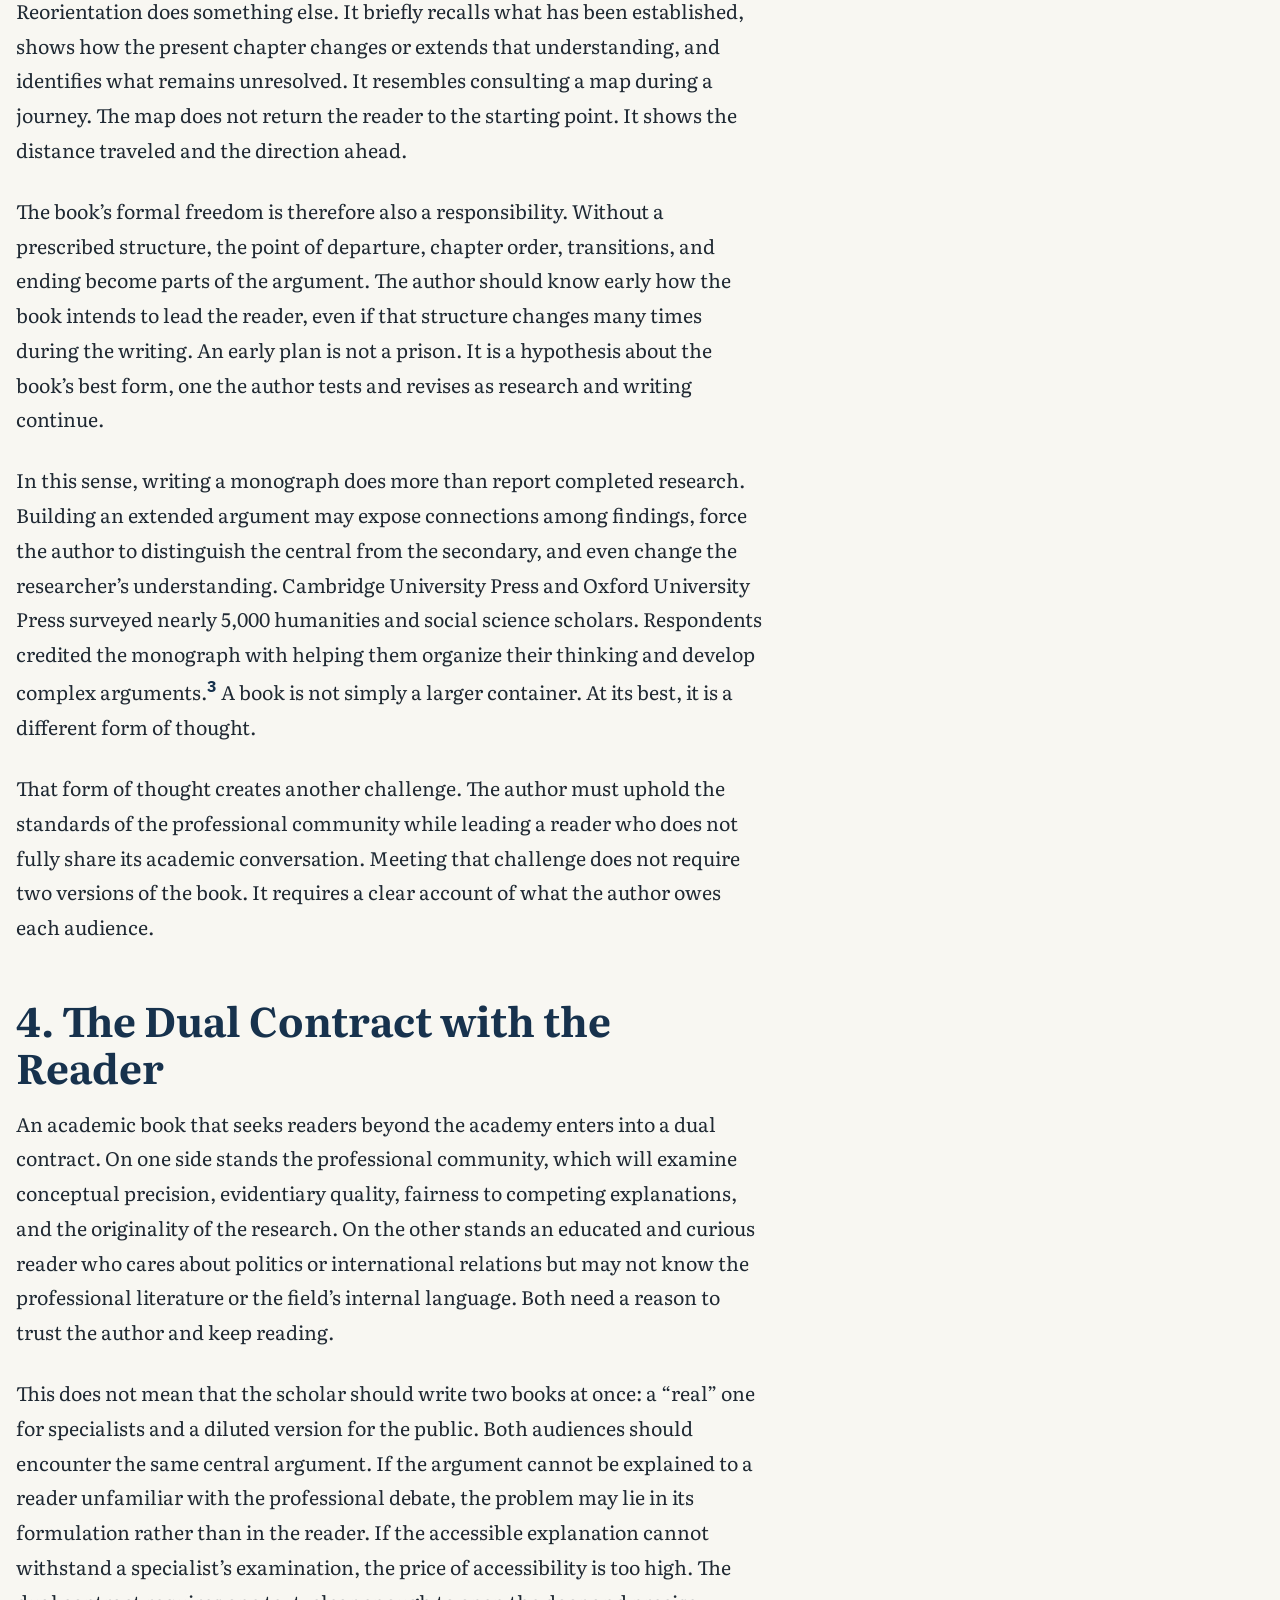
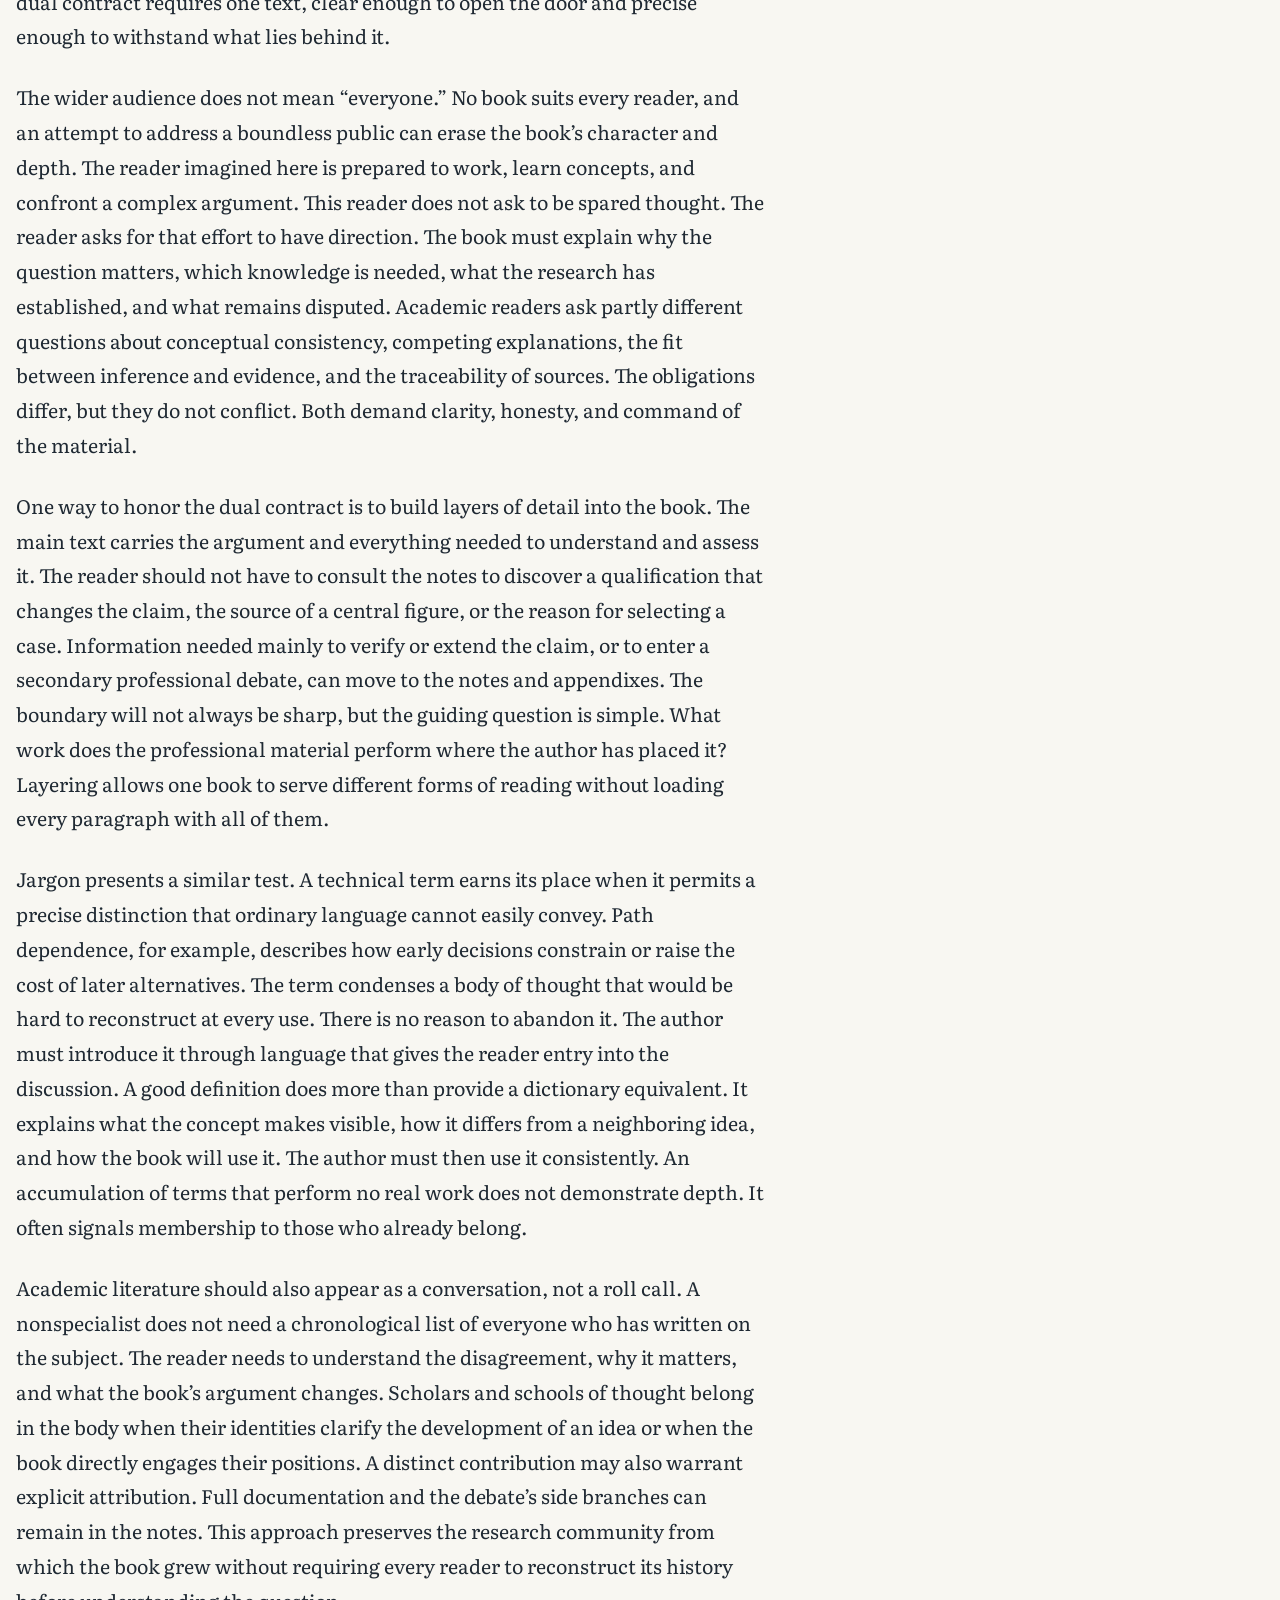
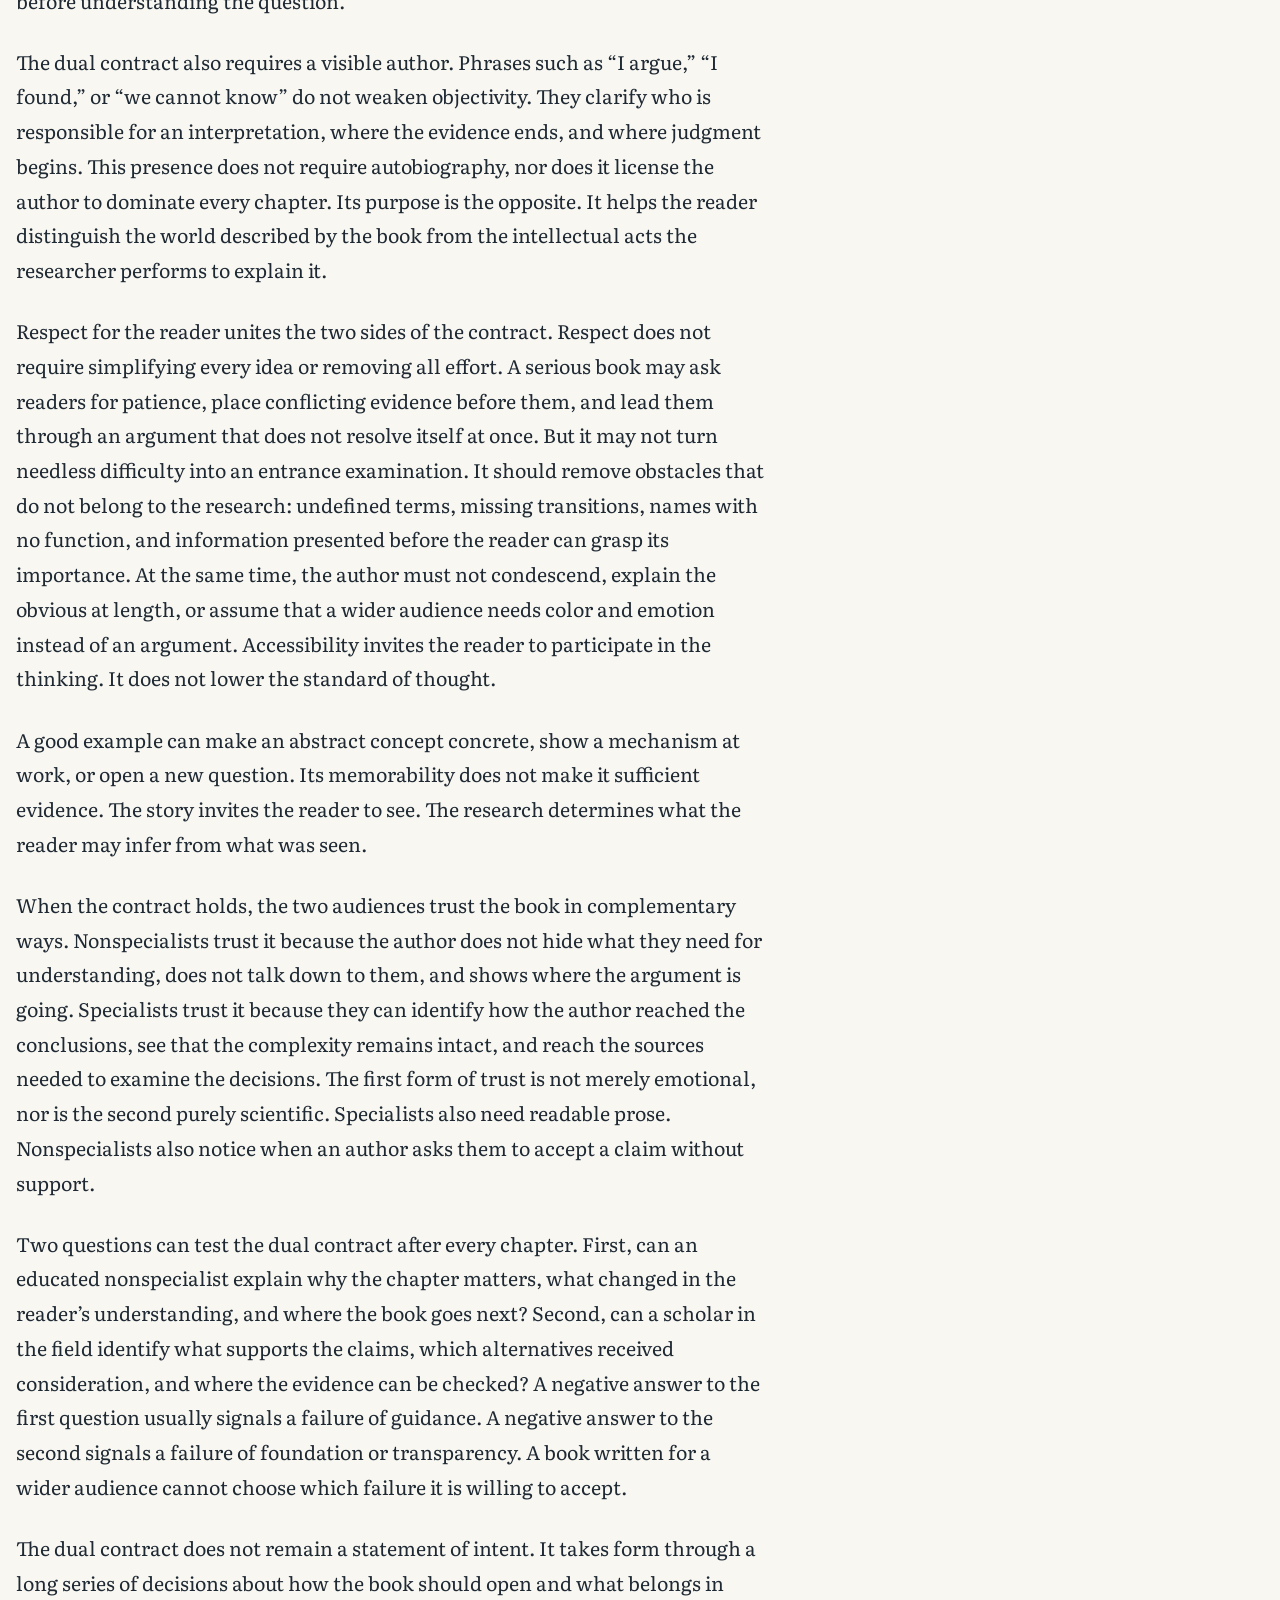
<file: blog/academic-rigor-and-writing-for-a-wider-audience/index.html>
<!DOCTYPE html>
<html lang="en">
<head>
  <meta charset="UTF-8">
  <meta name="viewport" content="width=device-width, initial-scale=1.0">
  <title>Between Academic Rigor and Writing for a Wider Audience | Ami Pedahzur</title>
  <meta name="description" content="An essay on joining persuasive academic research to clear, engaging writing for a wider audience.">
  <link rel="canonical" href="https://pedahzur.github.io/blog/academic-rigor-and-writing-for-a-wider-audience/">
  <link rel="alternate" hreflang="en" href="https://pedahzur.github.io/blog/academic-rigor-and-writing-for-a-wider-audience/">
  <link rel="alternate" hreflang="he" href="https://pedahzur.github.io/blog/academic-rigor-and-writing-for-a-wider-audience/he/">
  <link rel="alternate" hreflang="x-default" href="https://pedahzur.github.io/blog/academic-rigor-and-writing-for-a-wider-audience/">
  <link rel="icon" type="image/svg+xml" href="../../favicon.svg">
  <meta property="og:type" content="article">
  <meta property="og:site_name" content="Ami Pedahzur">
  <meta property="og:title" content="Between Academic Rigor and Writing for a Wider Audience">
  <meta property="og:description" content="An academic book should meet two full demands: persuasive research and writing that leads readers through it with clarity, momentum, and respect.">
  <meta property="og:url" content="https://pedahzur.github.io/blog/academic-rigor-and-writing-for-a-wider-audience/">
  <meta property="article:published_time" content="2026-08-12">
  <meta property="og:locale" content="en_US">
  <meta property="og:locale:alternate" content="he_IL">
  <meta name="twitter:card" content="summary">
  <meta name="twitter:title" content="Between Academic Rigor and Writing for a Wider Audience">
  <meta name="twitter:description" content="An academic book should meet two full demands: persuasive research and writing that leads readers through it with clarity, momentum, and respect.">
  <script type="application/ld+json">
  {
    "@context": "https://schema.org",
    "@type": "ScholarlyArticle",
    "headline": "Between Academic Rigor and Writing for a Wider Audience",
    "description": "An academic book should meet two full demands: persuasive research and writing that leads readers through it with clarity, momentum, and respect.",
    "keywords": "academic books, academic writing, research methods, public scholarship",
    "author": {"@type": "Person", "name": "Ami Pedahzur"},
    "datePublished": "2026-08-12",
    "inLanguage": "en",
    "url": "https://pedahzur.github.io/blog/academic-rigor-and-writing-for-a-wider-audience/",
    "workTranslation": {
      "@type": "ScholarlyArticle",
      "inLanguage": "he",
      "url": "https://pedahzur.github.io/blog/academic-rigor-and-writing-for-a-wider-audience/he/"
    }
  }
  </script>
  <link rel="preconnect" href="https://fonts.googleapis.com">
  <link rel="preconnect" href="https://fonts.gstatic.com" crossorigin>
  <link href="https://fonts.googleapis.com/css2?family=IBM+Plex+Sans:wght@400;500;600;700&family=Literata:wght@400;500;600;700&display=swap" rel="stylesheet">
  <link rel="stylesheet" href="../blog.css">
</head>
<body>
  <a class="skip-link" href="#main-content">Skip to main content</a>
  <header class="site-header">
    <a class="wordmark" href="../../">A. Pedahzur</a>
    <nav aria-label="Primary">
      <a href="../../">Home</a>
      <a href="../../about.html#about">About</a>
      <a href="../../about.html#books">Books</a>
      <a href="../../about.html#articles">Articles</a>
      <a href="../" aria-current="location">Blog</a>
      <a href="../../about.html#contact">Contact</a>
    </nav>
  </header>
  <main id="main-content">
    <article class="essay" aria-labelledby="article-title">
      <header class="article-header">
        <div class="article-utility">
          <p class="eyebrow">Academic Blog</p>
          <p class="language-switch" aria-label="Choose language"><strong aria-current="page">English</strong> <span aria-hidden="true">·</span> <a href="he/" hreflang="he" lang="he">עברית</a></p>
        </div>
        <h1 id="article-title">Between Academic Rigor and Writing for a Wider Audience</h1>
        <p class="article-deck">An academic book should meet two full demands: persuasive research and writing that leads readers through it with clarity, momentum, and respect.</p>
        <p class="essay-meta"><time datetime="2026-08-12">August 12, 2026</time> <span aria-hidden="true">·</span> 49 min read</p>
      </header>
      <details class="mobile-toc">
        <summary>Contents</summary>
        <nav aria-label="Article contents">
          <ol>
          <li><a href="#the-two-suspicions-about-accessible-writing">The Two Suspicions About Accessible Writing</a></li>
          <li><a href="#research-gives-the-book-its-right-to-exist">Research Gives the Book Its Right to Exist</a></li>
          <li><a href="#a-book-is-not-a-long-article">A Book Is Not a Long Article</a></li>
          <li><a href="#the-dual-contract-with-the-reader">The Dual Contract with the Reader</a></li>
          <li><a href="#from-research-to-manuscript-practical-decisions">From Research to Manuscript: Practical Decisions</a></li>
          <li><a href="#the-stress-tests-dangers-along-the-way">The Stress Tests: Dangers Along the Way</a></li>
          <li><a href="#learning-from-books-that-did-it-well">Learning from Books That Did It Well</a></li>
          <li><a href="#notes-and-sources">Notes and Sources</a></li>
        </ol>
        </nav>
      </details>
      <div class="article-layout">
        <aside class="article-toc">
          <nav aria-label="Article contents">
            <p>Contents</p>
            <ol>
          <li><a href="#the-two-suspicions-about-accessible-writing">The Two Suspicions About Accessible Writing</a></li>
          <li><a href="#research-gives-the-book-its-right-to-exist">Research Gives the Book Its Right to Exist</a></li>
          <li><a href="#a-book-is-not-a-long-article">A Book Is Not a Long Article</a></li>
          <li><a href="#the-dual-contract-with-the-reader">The Dual Contract with the Reader</a></li>
          <li><a href="#from-research-to-manuscript-practical-decisions">From Research to Manuscript: Practical Decisions</a></li>
          <li><a href="#the-stress-tests-dangers-along-the-way">The Stress Tests: Dangers Along the Way</a></li>
          <li><a href="#learning-from-books-that-did-it-well">Learning from Books That Did It Well</a></li>
          <li><a href="#notes-and-sources">Notes and Sources</a></li>
        </ol>
          </nav>
        </aside>
        <div class="article-body essay-body">
<p>An academic book in political science or international relations may address a question that concerns a public far larger than the professional community. Potential interest, however, does not guarantee an audience. To reach those readers, a scholar must turn a complex body of research into an intellectual journey they can follow, without changing the rules of evidence on which scholarly authority rests.</p>
<p>The tension between academic rigor and accessible writing is false. The “golden mean” is not a midpoint where the author gives up a little of each. A good academic book must cross two separate thresholds. It must present persuasive research, and it must lead the reader through that research with clarity and intellectual energy. Success at one does not compensate for failure at the other. Research gives the book its right to exist. Writing refines the research, reveals its structure, and carries it to more readers.</p>
<section id="the-two-suspicions-about-accessible-writing" class="numbered-section">
<h2>1. The Two Suspicions About Accessible Writing</h2>
<p>Accessible and engaging writing often meets suspicion within the academy. Two concerns sustain that response. The first links accessibility to superficiality. If a nonspecialist can follow the argument, the author must have removed the complexity that gives the research its value. The second links interest to a lack of objectivity. If the text arouses curiosity, creates tension, or carries a distinct voice, perhaps the author has chosen the power of a story over the obligation to evidence. Both concerns are understandable. Both rest on mistaken assumptions. Accessibility is not simplification, and engaging writing is not sensationalism.</p>
<p>Accessible writing does not remove the complexity of research. It gives that complexity a form the reader can understand. A book about complex causation, contested concepts, or evidence that permits no single conclusion should not hide those difficulties. It should show where the complexity lies, why it cannot be avoided, and how confronting it changes our understanding of the subject. Simplification begins when the author conceals contradictions, erases uncertainty, or presents one answer as inevitable. Accessibility begins when the author explains what is at stake and leads the reader, step by step, through the argument and the evidence.</p>
<p>Nor does creating interest require artificial drama. An academic book need not rely on larger-than-life heroes, startling revelations, or promises to overturn everything we thought we knew. Interest can grow from the question itself: why an event unfolded as it did, why an institution continues to operate in ways that appear ineffective, or why people interpret the same reality in opposing ways. It can also arise when an accepted explanation fails against the evidence. Good research already contains intellectual tension. Writing should reveal it, not invent it.</p>
<p>The association between difficulty and depth is equally misleading. Cumbersome prose is not evidence of excellence, and it often conceals the contribution. Clarity does not dilute thought. It reflects an author’s ability to distinguish the complexity required to understand a phenomenon from the complexity created by its presentation.</p>
<p>An authorial voice is not the opposite of objectivity. Scholars have a voice even when they hide behind passive constructions, jargon, and faceless prose. The choice of question, sources, concepts, and sequence of evidence already reflects a series of decisions. Objectivity does not come from the researcher’s supposed disappearance from the text. It rests on an explicit method, fair use of evidence, a willingness to confront findings that trouble the argument, and serious treatment of competing explanations. A distinct voice can coexist with all four. It may strengthen them by allowing the reader to see who is leading the inquiry, which decisions the author made, and whether those decisions deserve trust.</p>
<p>Professional training, peer review, and promotion incentives help explain the suspicion. Training teaches scholars, with good reason, to avoid claims broader than the evidence, anecdotes masquerading as proof, and popularization that substitutes a slogan for an explanation. Peer review encourages them to imagine the most skeptical reader and answer every possible objection in advance. Academic promotion depends first on the judgment of specialists, while the ability to interest a nonspecialist usually carries less weight. In such a system, stylistic caution makes sense.</p>
<p>The problem begins when justified caution becomes suspicion of readability itself. Good writing begins with clarity, but it must also give the reader a reason to continue and convey that the reader’s presence matters to the author. A scholar who respects readers may ask for patience, concentration, and a willingness to change their minds. In return, the scholar must show where the argument is going and why the effort is necessary. A relationship with the reader is not simply a marketing decision. It forces the author to determine what the book is trying to say.</p>
<p>The final test of good writing comes after the reading ends. The reader need not remember every detail, but the text should leave something behind. It may be a question that continues to provoke thought, a concept that casts a familiar phenomenon in a new light, or an argument that the reader begins testing against new cases. Accessibility to a wider audience is not the same as commercial success, and sales alone cannot measure it. The goal is deeper and more modest. Research should reach readers outside the narrow professional conversation and remain in their minds after they close the book.</p>
<p>Good writing cannot substitute for an original argument, persuasive evidence, or a credible method. Weak writing can still obscure excellent research and limit its influence. Dispelling these two suspicions does not change the order of priorities. Research remains the core of the academic book.</p>
</section>
<section id="research-gives-the-book-its-right-to-exist" class="numbered-section">
<h2>2. Research Gives the Book Its Right to Exist</h2>
<p>This claim establishes a clear hierarchy: research comes before writing. Polished prose cannot give authority to a claim that has not been tested properly. It cannot turn partial evidence into a well-founded conclusion or compensate for a question that contributes nothing new. An academic book may ask readers for time, trust, and effort because it offers knowledge or understanding they did not have before. Research is the basis of that request.</p>
<p>This does not mean that every book must rest on the same conception of research. Quantitative, qualitative, historical, interpretive, and normative traditions coexist in political science and international relations. They ask different questions, use different materials, and set different standards for persuasive inference. Here, inference refers to the movement from evidence or reasons to a conclusion. Statistical analysis, archival research, in-depth interviews, ethnography, textual interpretation, and normative argument cannot be evaluated with one checklist. Yet all require a chain of justification that the reader can assess. That chain begins with the question and the precise claim. It also identifies why the author chose this form of inquiry, which evidence or reasons support the conclusion, and what they can establish. Methods vary. The obligation to justify the claim does not.</p>
<p>Interpretive research requires attention to the selection of sources, sensitivity to context, fair treatment of competing readings, and awareness of how the researcher’s position shapes interpretation. Historical research also requires source criticism. The researcher must ask who created a document, for what purpose, where the gaps lie, and what the archive’s silences might reveal. Normative research may place greater weight on conceptual clarity, the validity of the argument, its premises, and its engagement with objections. These are not deficient versions of causal explanation. They are different ways of making knowledge claims available for scrutiny.<a href="#fn13" class="footnote-ref" id="fnref13" role="doc-noteref"><sup>13</sup></a><a href="#fn14" class="footnote-ref" id="fnref14" role="doc-noteref"><sup>14</sup></a></p>
<p>Originality also takes more than one form. A book may offer a new theory, pose a question that has not been asked, uncover previously unavailable evidence, reinterpret familiar findings, or produce a synthesis that changes how we understand an entire field. Much of political science and international relations expects an academic book to contribute to theory. That expectation is justified when a book presents itself as a theoretical explanation. Detailed description is not enough if the reader cannot see what the case teaches beyond its own particulars. But this is not an iron rule. A major conceptual, empirical, historical, interpretive, or normative contribution may justify a book without offering a new theory in the conventional sense. The decisive question is not whether the contribution fits a category. It is whether the book changes what we know, how we understand it, or what we can ask next.</p>
<p>Not every important subject, and not every good study, warrants a book. Sometimes an article offers the most precise and honest form for presenting a finding. A book becomes necessary when the argument needs room. It may have to develop through several stages, confront a large body of evidence, compare cases, trace a process over time, or bring together parts whose meaning emerges only from the whole. Whether a project contains a book is not a question about how many words the author can produce. It is a question about the argument’s needs. What can the book show that even an excellent article cannot demonstrate with equal depth and force?</p>
<p>A simple but demanding principle follows. As a claim becomes broader or more ambitious, it requires a body of evidence or reasoning whose scope and capacity to test alternatives match the type of claim being made. A claim about one case may rest on a research base suited to the boundaries of that case. A claim about a broad pattern, a general mechanism, or a new way to understand a phenomenon requires a foundation that permits that extension. A single case can still produce general insight. It may unsettle a theory, expose a previously unidentified mechanism, or permit close examination that a large sample cannot provide. But the author must explain how the argument moves from the case to the broader claim and where that move ends.</p>
<p>The strength of a research base does not depend on the quantity of material collected. Hundreds of documents, thousands of observations, or dozens of interviews cannot correct biased selection or repair a mismatch between question and method. The researcher must explain why the chosen materials matter to the claim, how they were collected, what they can show, and what remains beyond their reach. Sometimes one source, read in the proper context and checked against other knowledge, matters more than a stack of sources that repeat one another. At other times, no amount of close reading of one case can support a claim about the prevalence of a phenomenon across an entire population. Research quality also lies in knowing what the evidence cannot prove.</p>
<p>The reader should not have to accept the researcher’s authority on faith. The body of the book must show how the author knows what the book claims to know. The full methodological apparatus need not appear on every page, but the links needed to assess the inference cannot remain hidden. The major choices, the limits of the material, and the route from evidence to conclusion should appear where they help the reader understand the argument. Technical details, supplementary discussions, and tests that are not needed for the reading path can move to the notes or appendixes. Transparency can then sustain trust without drowning the reader in details that are unnecessary at that moment.</p>
<p>Credible research also shows where certainty ends. Contradictory findings, missing evidence, competing explanations, and methodological limitations are not debris to clear from the path toward a clean claim. They form part of the knowledge the book offers. Presenting them does not necessarily weaken the argument. It may allow the reader to see its exact strength. Research honesty, however, does not require a chain of qualifications in every sentence. An author can distinguish between a qualification that changes the meaning of a claim and must therefore appear beside it, and detail that matters for the record but can be gathered elsewhere. The goal is neither to create an illusion of certainty nor to paralyze the argument in the name of caution. The goal is to state what is known, how confidently, and on what basis.</p>
<p>The book’s research standard also applies to its basic unit, the chapter. A chapter must have a function that cannot be replaced by the fact that it is “interesting” or contains material that required great effort to collect. Three questions test its necessity: what the chapter adds to the book’s argument, which evidence or reasoning it supplies, and what the reader would lose if it disappeared. If the answers are weak, the chapter may need a new focus. It may belong inside another chapter, or the material may not belong in this book at all.</p>
<p>Excellent research, then, is neither a large collection of materials nor a display of methodological sophistication. It is a persuasive fit among a worthwhile question, a real contribution, an appropriate mode of inquiry, and claims that do not exceed what the evidence and reasoning can bear. Once that foundation is in place, the work of the book begins. The next question is how to give the research a form suited to an intellectual journey of several hundred pages, rather than turn it into an extended academic article.</p>
</section>
<section id="a-book-is-not-a-long-article" class="numbered-section">
<h2>3. A Book Is Not a Long Article</h2>
<p>In recent decades, the journal article has gained relative prominence in the social sciences. A study of twelve fields at American institutions found that the number of articles per scholar rose between 2011 and 2019, while the number of books declined. The finding fits an incentive system that favors work scholars can publish, read, and evaluate within relatively short periods. It does not follow that the monograph has lost its status or purpose. Publishing research and large surveys of scholars show that it remains a marker of scholarly achievement and a central form for developing complex arguments. The article has not simply replaced the book. Article-centered academic culture has placed growing pressure on a form of scholarship that remains necessary.<a href="#fn1" class="footnote-ref" id="fnref1" role="doc-noteref"><sup>1</sup></a><a href="#fn2" class="footnote-ref" id="fnref2" role="doc-noteref"><sup>2</sup></a><a href="#fn3" class="footnote-ref" id="fnref3" role="doc-noteref"><sup>3</sup></a></p>
<p>There is no need to declare one genre superior. Articles and books do different work. An article can present a bounded finding, test a defined hypothesis, enter a professional debate, or develop an argument within a compact frame. A book can construct an argument in several stages and combine different forms of evidence. It can trace change over time and give the reader a picture in which the relations among the parts matter as much as any part alone. An article is not a shortened book. A book is not an article stretched to the desired length.</p>
<p>The genres also establish different relationships with the reader. An academic article usually enters an existing professional conversation. Its reader knows the concepts, literature, and rules of evidence, and may be looking for an answer to a narrowly defined question. A book must build cumulative understanding. Its readers may arrive with different levels of knowledge, and they need not know the debate that preoccupies the author. They must also remember claims and evidence presented across hundreds of pages. A book must therefore do more than present material. It must create a route the reader can enter and follow, with each stop changing the picture built so far.</p>
<p>The move from dissertation to book makes the difference plain. A dissertation serves, among other purposes, to prove that the researcher commands the literature, understands the method, and can defend a set of choices before specialists. It therefore tends to record the process of professional formation and leave visible many of the decisions made along the way. A book cannot stop at demonstrating competence. It must give the reader added value: a more focused argument, a broader picture, a deeper interpretation, or a new way to understand an important phenomenon. The researcher need not erase the dissertation’s scholarly foundation. The author must, however, stop asking the reader to sit on the examining committee.</p>
<p>Because no single template governs a book, its structure should follow the logic of the research. A book that tests several hypotheses may devote a chapter to each. A comparative book may be organized around cases or variables. A conceptual book may move among themes, while a historical book may take the form of a continuous chronology. The question is not which arrangement looks more “academic.” The question is which allows the reader to see how the argument develops and how the evidence supports it.</p>
<p>It also follows that not every chapter should behave like an independent article. In some books, each chapter should have its own question, claim, and conclusion. In others, that requirement would weaken the whole. In a chronological narrative, a chapter may advance a process, describe a shift in the balance of power, expose a mechanism, or prepare the ground for a critical juncture whose full meaning emerges later. Process tracing uses within-case evidence to examine how a proposed mechanism operated. Historical institutionalism shows how timing, sequences, and prior decisions shape institutional development. In both approaches, sequence is part of the analysis rather than a narrative wrapper placed around it. Sequence alone, however, does not prove a mechanism. A chronological chapter need not stand alone. It must be necessary to the explanation.</p>
<p>This distinction clarifies the scholarly function of narrative. A good chronology is not a list of events arranged by date. It selects which events to include, where to slow down, when to move forward, and what information to disclose at each stage. The purpose is to let the reader see a process, not simply learn what happened. Scenes, people, and tension can also perform analytical work. A scene may show an institution operating in practice. A person may embody wider constraints. Tension may arise from the gap between what actors knew at the time and what the researcher and reader know in retrospect. These devices can open a book to a wider audience when the scholar has the skill to use them without distorting the evidence. They are options, not requirements. Rejecting them automatically narrows what the book can do.</p>
<p>The same principle applies to the literature review and the presentation of method. Space limits and professional conventions often encourage articles to concentrate theoretical and methodological discussions in defined sections. A book offers other choices. Theory or method may receive separate chapters when they carry part of the argument. The author can also integrate them where the reader needs them or move professional detail to the notes and appendixes. No solution fits every book. The test has two parts. Can the reader understand how the book relates to existing knowledge and how the author reached the conclusions? Does the information appear where it aids understanding instead of interrupting it?</p>
<p>Structure also controls pace. Dozens of pages of abstract argument without a case, evidence, or illustration may lose even a specialist. Rich description that never reaches interpretation can turn a book into a chronicle without a destination. Pace comes from movement between claim and evidence, generalization and detail, what happened and what can be learned from it. No formula sets the proper length of each element. The author must sense when the reader needs support, when an explanation is due, and when it is time to move.</p>
<p>A long book also requires periodic reorientation. This does not justify mechanically repeating the same claim at the opening and close of every chapter. That kind of repetition suggests that the book has stopped moving. Reorientation does something else. It briefly recalls what has been established, shows how the present chapter changes or extends that understanding, and identifies what remains unresolved. It resembles consulting a map during a journey. The map does not return the reader to the starting point. It shows the distance traveled and the direction ahead.</p>
<p>The book’s formal freedom is therefore also a responsibility. Without a prescribed structure, the point of departure, chapter order, transitions, and ending become parts of the argument. The author should know early how the book intends to lead the reader, even if that structure changes many times during the writing. An early plan is not a prison. It is a hypothesis about the book’s best form, one the author tests and revises as research and writing continue.</p>
<p>In this sense, writing a monograph does more than report completed research. Building an extended argument may expose connections among findings, force the author to distinguish the central from the secondary, and even change the researcher’s understanding. Cambridge University Press and Oxford University Press surveyed nearly 5,000 humanities and social science scholars. Respondents credited the monograph with helping them organize their thinking and develop complex arguments.<a href="#fn3" class="footnote-ref" id="fnref3-2" role="doc-noteref"><sup>3</sup></a> A book is not simply a larger container. At its best, it is a different form of thought.</p>
<p>That form of thought creates another challenge. The author must uphold the standards of the professional community while leading a reader who does not fully share its academic conversation. Meeting that challenge does not require two versions of the book. It requires a clear account of what the author owes each audience.</p>
</section>
<section id="the-dual-contract-with-the-reader" class="numbered-section">
<h2>4. The Dual Contract with the Reader</h2>
<p>An academic book that seeks readers beyond the academy enters into a dual contract. On one side stands the professional community, which will examine conceptual precision, evidentiary quality, fairness to competing explanations, and the originality of the research. On the other stands an educated and curious reader who cares about politics or international relations but may not know the professional literature or the field’s internal language. Both need a reason to trust the author and keep reading.</p>
<p>This does not mean that the scholar should write two books at once: a “real” one for specialists and a diluted version for the public. Both audiences should encounter the same central argument. If the argument cannot be explained to a reader unfamiliar with the professional debate, the problem may lie in its formulation rather than in the reader. If the accessible explanation cannot withstand a specialist’s examination, the price of accessibility is too high. The dual contract requires one text, clear enough to open the door and precise enough to withstand what lies behind it.</p>
<p>The wider audience does not mean “everyone.” No book suits every reader, and an attempt to address a boundless public can erase the book’s character and depth. The reader imagined here is prepared to work, learn concepts, and confront a complex argument. This reader does not ask to be spared thought. The reader asks for that effort to have direction. The book must explain why the question matters, which knowledge is needed, what the research has established, and what remains disputed. Academic readers ask partly different questions about conceptual consistency, competing explanations, the fit between inference and evidence, and the traceability of sources. The obligations differ, but they do not conflict. Both demand clarity, honesty, and command of the material.</p>
<p>One way to honor the dual contract is to build layers of detail into the book. The main text carries the argument and everything needed to understand and assess it. The reader should not have to consult the notes to discover a qualification that changes the claim, the source of a central figure, or the reason for selecting a case. Information needed mainly to verify or extend the claim, or to enter a secondary professional debate, can move to the notes and appendixes. The boundary will not always be sharp, but the guiding question is simple. What work does the professional material perform where the author has placed it? Layering allows one book to serve different forms of reading without loading every paragraph with all of them.</p>
<p>Jargon presents a similar test. A technical term earns its place when it permits a precise distinction that ordinary language cannot easily convey. Path dependence, for example, describes how early decisions constrain or raise the cost of later alternatives. The term condenses a body of thought that would be hard to reconstruct at every use. There is no reason to abandon it. The author must introduce it through language that gives the reader entry into the discussion. A good definition does more than provide a dictionary equivalent. It explains what the concept makes visible, how it differs from a neighboring idea, and how the book will use it. The author must then use it consistently. An accumulation of terms that perform no real work does not demonstrate depth. It often signals membership to those who already belong.</p>
<p>Academic literature should also appear as a conversation, not a roll call. A nonspecialist does not need a chronological list of everyone who has written on the subject. The reader needs to understand the disagreement, why it matters, and what the book’s argument changes. Scholars and schools of thought belong in the body when their identities clarify the development of an idea or when the book directly engages their positions. A distinct contribution may also warrant explicit attribution. Full documentation and the debate’s side branches can remain in the notes. This approach preserves the research community from which the book grew without requiring every reader to reconstruct its history before understanding the question.</p>
<p>The dual contract also requires a visible author. Phrases such as “I argue,” “I found,” or “we cannot know” do not weaken objectivity. They clarify who is responsible for an interpretation, where the evidence ends, and where judgment begins. This presence does not require autobiography, nor does it license the author to dominate every chapter. Its purpose is the opposite. It helps the reader distinguish the world described by the book from the intellectual acts the researcher performs to explain it.</p>
<p>Respect for the reader unites the two sides of the contract. Respect does not require simplifying every idea or removing all effort. A serious book may ask readers for patience, place conflicting evidence before them, and lead them through an argument that does not resolve itself at once. But it may not turn needless difficulty into an entrance examination. It should remove obstacles that do not belong to the research: undefined terms, missing transitions, names with no function, and information presented before the reader can grasp its importance. At the same time, the author must not condescend, explain the obvious at length, or assume that a wider audience needs color and emotion instead of an argument. Accessibility invites the reader to participate in the thinking. It does not lower the standard of thought.</p>
<p>A good example can make an abstract concept concrete, show a mechanism at work, or open a new question. Its memorability does not make it sufficient evidence. The story invites the reader to see. The research determines what the reader may infer from what was seen.</p>
<p>When the contract holds, the two audiences trust the book in complementary ways. Nonspecialists trust it because the author does not hide what they need for understanding, does not talk down to them, and shows where the argument is going. Specialists trust it because they can identify how the author reached the conclusions, see that the complexity remains intact, and reach the sources needed to examine the decisions. The first form of trust is not merely emotional, nor is the second purely scientific. Specialists also need readable prose. Nonspecialists also notice when an author asks them to accept a claim without support.</p>
<p>Two questions can test the dual contract after every chapter. First, can an educated nonspecialist explain why the chapter matters, what changed in the reader’s understanding, and where the book goes next? Second, can a scholar in the field identify what supports the claims, which alternatives received consideration, and where the evidence can be checked? A negative answer to the first question usually signals a failure of guidance. A negative answer to the second signals a failure of foundation or transparency. A book written for a wider audience cannot choose which failure it is willing to accept.</p>
<p>The dual contract does not remain a statement of intent. It takes form through a long series of decisions about how the book should open and what belongs in each chapter. The author must also decide when to explain a concept, where to present the method, which examples should remain, and what to remove despite the research invested in it. The next section turns to those practical decisions.</p>
</section>
<section id="from-research-to-manuscript-practical-decisions" class="numbered-section">
<h2>5. From Research to Manuscript: Practical Decisions</h2>
<p>The move from research to manuscript does not begin when the scholar opens a new document and starts writing the introduction. It begins with a decision that the central research foundation has matured enough to reveal a book. In bounded empirical projects, this usually means that most of the essential data collection is complete. In ethnographic, archival, or interpretive research, where collection and interpretation continue to shape one another, the threshold is not a fixed percentage of the material. It is a foundation that permits the author to see a full argument and its movement. The importance of the subject or the quantity of material cannot make this decision. At this stage, the researcher should be able to explain why the work is interesting and why it requires the form of a book.</p>
<p>Maturity does not mean closure. There is no need to wait until every question has an answer, a condition few research projects ever reach. Even after the scholar becomes convinced that the project contains a book, writing will expose gaps. A connection may remain unexplained. A case may resist the claim. One historical period may have received less research than another. A concept may have seemed clear only because no one had tried to define it. The distinction is between beginning with a research foundation that reveals the whole and hoping that tens of thousands of words will eventually disclose whether a book was there.</p>
<section id="the-claim-and-the-promise" class="level3">
<h3>The Claim and the Promise</h3>
<p>Before building the table of contents, write two sentences. The first states the book’s claim: what does the book seek to change in existing understanding? It must make a claim rather than announce a subject. “The book examines the development of security institutions” describes a field. “The book shows how security institutions created as temporary responses to crises became permanent sources of political power” offers a proposition that can be tested.</p>
<p>The second sentence states the book’s promise to the reader: what will readers understand, see, or be able to think differently after reading it? The promise is neither marketing copy nor a pledge to produce a particular emotion. It translates the scholarly contribution into intellectual value for the reader. The claim may concern a mechanism of institutional change. The promise may be that readers will understand why institutions that appear stable change just when political actors try to preserve them. The two sentences should be connected, but they are not identical. The first directs the proof. The second directs the writing.</p>
</section>
<section id="the-three-maps" class="level3">
<h3>The Three Maps</h3>
<p>Three maps can turn those sentences into a book. The <strong>argument map</strong> presents the steps needed to move from the central question to the conclusion. It is not a list of subjects the author wants to “cover.” It is a sequence of intellectual moves. If changing their order leaves the argument untouched, they may not yet form a single movement.</p>
<p>The <strong>evidence map</strong> connects each claim to the evidence or reasoning that carries it. It reveals where the manuscript contains excess material that adds no force to the proof and where an important claim rests on a thin foundation. The map should also mark contradictory evidence, alternatives that remain viable, and points of low confidence. Its purpose is not to create an appearance of certainty. It keeps the prose from promising more than the research can deliver.</p>
<p>The <strong>journey map</strong> views the same book from the reader’s position. What does the reader know at the start of each part? Which unanswered question creates forward movement? What should change in the reader’s understanding by the end of the chapter? This map matters most when the author has lived with the subject for years. Knowledge that now seems self-evident may be the missing link for someone encountering the research for the first time.</p>
<p>The three maps need not take a prescribed form. The author can draw a diagram, build a table, or write a sequence of sentences. Their value lies in separating three questions that are easy to confuse: what I claim, how I know, and how the reader will understand it. A successful book connects the answers. Good planning makes it possible to examine each one separately.</p>
</section>
<section id="from-a-table-of-contents-to-chapter-cards" class="level3">
<h3>From a Table of Contents to Chapter Cards</h3>
<p>The first table of contents is a hypothesis about the book’s structure. Beside the working title of each chapter, write one sentence explaining why the book needs it. In a book organized around hypotheses, the sentence can identify which hypothesis the chapter tests. In a comparative book, it can explain what the case contributes. In a chronological book, it can name the change, mechanism, or juncture the chapter reveals. If the only justification is that the material is interesting or required years of work, the chapter still lacks a defined function.</p>
<p>That sentence can grow into a “chapter card,” a short working document for the author that will not appear in the book. The card may include:</p>
<ul>
<li><strong>Role in the whole:</strong> why the book needs this chapter.</li>
<li><strong>Work of the chapter:</strong> the claim, theme, comparison, or process it develops.</li>
<li><strong>Central evidence:</strong> the materials that support that work.</li>
<li><strong>Entry point:</strong> what the reader already knows and still seeks to understand.</li>
<li><strong>Exit point:</strong> what has changed in the reader’s understanding and what draws the reader into the next chapter.</li>
</ul>
<p>The card is not an unbreakable contract. It protects the author from producing long passages with no destination and provides a standard when the chapter begins to expand. If the chapter turns out to do something more important than the card anticipated, revise the card and the map of the book. If its function can no longer be stated, ask whether the chapter has divided into several movements or lost its connection to the central claim.</p>
</section>
<section id="writing-that-continues-the-research" class="level3">
<h3>Writing That Continues the Research</h3>
<p>Even after the central foundation has matured, research and writing remain iterative. Formulating a claim may expose a missing step in the inference. Placing two cases beside one another may show that they are not comparable in the way the researcher assumed. An attempt to describe a critical juncture may reveal insufficient evidence for determining when the change occurred. Vague prose cannot solve these problems. The researcher must return to the evidence, complete the necessary work, and reconsider the claim and structure.</p>
<p>This return does not mean that the book began too early whenever a gap appears. It reflects the difference between collecting information and building an explanation. The initial view of the whole justifies the book project. Writing tests its strength at the level of the chapter and sentence. Movement between the two continues until argument, evidence, and reader journey support one another.</p>
</section>
<section id="opening-the-chapter-and-writing-the-introduction" class="level3">
<h3>Opening the Chapter and Writing the Introduction</h3>
<p>No single method provides the correct opening for every chapter. A chapter can begin with a question, a contradiction, a surprising finding, a historical moment, a focused case, or a direct claim. The test is not how dramatic the opening sounds. It is whether the opening leads into the work of the chapter. An impressive scene that changes nothing in the reader’s understanding of the argument is expensive decoration. A quiet opening can be powerful when it poses the exact problem the chapter will solve.</p>
<p>The book introduction also requires at least two versions. An early working introduction helps the author define the question, claim, contribution, and structure. It serves as a compass and need not be polished or final. The introduction intended for the reader should be rewritten after the body of the book has stabilized. By then, the author knows what the book has done, which promises it can keep, and which route connects the opening to the end. An introduction preserved unchanged from the early stages may present a book that was planned but never written.</p>
</section>
<section id="revision-removal-and-test-readers" class="level3">
<h3>Revision, Removal, and Test Readers</h3>
<p>Serious revision uses several forms of attention. An argument-and-evidence pass asks whether the conclusions are justified and whether each part contributes to the proof. A structure-and-pace pass examines chapter order, transitions, and the balance between analysis and illustration. A reader pass searches for assumed knowledge, unnecessary jargon, and points where the reason to continue becomes unclear. A sentence pass addresses precision, rhythm, repetition, and word choice. The passes can occur in any order. Repairing a sentence may expose a vague claim, and a structural change may require more research. Separating the passes focuses attention. It does not impose a linear process.</p>
<p>Removing good material from a book is among the hardest decisions. The labor invested in finding a source, writing a scene, or developing a discussion creates a sense of ownership that says nothing about necessity. A separate parking lot for removed passages, sources, and examples helps distinguish the value of the material from its place in the present book. The material is not lost. It stops obstructing the argument. It may later become an article, lecture, or another book. Sometimes moving it out is enough to show that it was never needed.</p>
<p>The dual contract also requires two kinds of test readers. A specialist should examine conceptual precision, evidence, alternatives, and contribution. An educated nonspecialist should mark where the direction became unclear, which knowledge was missing, what aroused curiosity, and where the desire to continue faded. Asking both for “general comments” wastes their different capacities. Useful feedback comes from questions tailored to the role each reader performs.</p>
<p>Before declaring a chapter complete, ask:</p>
<ul>
<li>Can the reader still see the book’s claim and promise?</li>
<li>Does the chapter perform work the book cannot do without?</li>
<li>Does the evidence match the strength of the claims?</li>
<li>Does the reader know why the chapter is here and where the book is going?</li>
<li>Have the necessary concepts been explained and the others removed?</li>
<li>Did material enter only because the author found it hard to let go?</li>
<li>Can a specialist examine the inference while a nonspecialist follows it?</li>
</ul>
<p>This process cannot guarantee a good book. It can make the decisions behind the book visible and open to examination. Those decisions, what to emphasize, what to omit, and how much to promise, also create two stress tests. Story can outrun evidence. Academic self-protection can bury the argument.</p>
</section>
</section>
<section id="the-stress-tests-dangers-along-the-way" class="numbered-section">
<h2>6. The Stress Tests: Dangers Along the Way</h2>
<p>Both failures begin with a legitimate impulse: to interest the reader or to defend the research. They arise when that impulse breaks the connection among the force of the story, the ambition of the claim, and the strength of the evidence.</p>
<section id="when-the-desire-to-engage-harms-the-research" class="level3">
<h3>When the Desire to Engage Harms the Research</h3>
<p>Sensationalism presents the most visible danger. A title promises to overturn everything we know. An introduction treats every finding as a breakthrough. A claim turns a bounded case into an explanation of an entire phenomenon. The language itself is not the problem. Pathbreaking research may say so directly. The failure occurs when verbal drama precedes scholarly justification and the promise to the reader exceeds what the book can prove.</p>
<p>Overgeneralization poses a related danger. One case may expose a mechanism, challenge an existing claim, or suggest a new explanation. It does not necessarily establish how often the mechanism appears or under which conditions it operates. One historical period does not automatically represent another, and a country selected for its importance does not become a sample of the world. The farther the author wants the claim to travel beyond the material studied, the more carefully the book must explain the logic and limits of that extension.</p>
<p>Narrative, one of the book’s greatest strengths, can also damage scholarly integrity. Once the outcome is known, the past is easy to arrange as a sequence in which every event prepares the next. Decisions that appeared contingent or reversible to contemporary actors become necessary steps in retrospect. Signs that attracted little notice at the time become obvious warnings. The road not taken disappears. The result is a smooth and persuasive narrative, but also a teleological one. It plants the outcome at the beginning.</p>
<p>To avoid this failure, preserve the uncertainty of the time in which events occurred. The account should establish which options the actors could see, what information they possessed, what they could not know, and where contingency altered the direction. Alternatives do not scatter the narrative. They allow the reader to understand why the outcome requires explanation. A process presented as inevitable makes it harder to identify the conditions, choices, and junctures that a persuasive explanation must address.</p>
<p>The line between reconstruction and invention must remain sharp. A scholar may infer from evidence, compare testimony, and offer an interpretation of an actor’s motives. The scholar may not present an undocumented thought, an unsourced conversation, or a scene assembled from details that occurred at different times and places as a finding. Even a reasonable inference must be identified as such and rest on a foundation the reader can examine. When the evidence does not disclose what a person thought or why that person acted, the most accurate sentence may be “we do not know.” A gap is not a license to fill the space with literary detail.</p>
<p>A memorable anecdote creates another danger. Its concreteness and emotional force make it easy to give the event causal weight. But an anecdote cannot establish prevalence, and an event that fits the claim does not prove that other cases behave in the same way. Every research design demands different tests. An experiment may require a control group. Comparative research requires systematic case selection, sometimes including cases where the outcome does not occur or where events defy the expectation. In single-case process tracing, the researcher examines sequence, mechanism, and evidence that helps distinguish among competing explanations. Comparison with other cases can strengthen the inference when it suits the purpose of the research and remains feasible.<a href="#fn4" class="footnote-ref" id="fnref4" role="doc-noteref"><sup>4</sup></a><a href="#fn5" class="footnote-ref" id="fnref5" role="doc-noteref"><sup>5</sup></a><a href="#fn15" class="footnote-ref" id="fnref15" role="doc-noteref"><sup>15</sup></a><a href="#fn16" class="footnote-ref" id="fnref16" role="doc-noteref"><sup>16</sup></a> No single tool belongs in every book. One obligation does: match the test to the claim rather than select only convenient evidence.</p>
<p>Another pressure comes from the expectation of a theoretical contribution. A scholar may wrap outstanding empirical or historical research in theoretical language that changes nothing about the findings, simply to meet a professional convention. Theory then fails to carry the book, while the research cannot speak in its own voice. Rich description, however, still must explain why it matters. Descriptive books have a place, but social science usually expects the author to state what the description teaches beyond its particulars. The solution is not to invent a theory. It is to identify honestly the contribution the research makes.</p>
<p>The presentation of people requires similar calibration. Heroes and villains cannot substitute for explanation. A simple moral division may erase institutions, constraints, other actors, and contingency. This does not mean that people should disappear from the book. When individual agency forms part of the explanation, the author should show how the person interpreted the situation and which alternatives were available. The account should then show what the person did and how that action changed the process or outcome. Such analysis does not turn the actor into a hero or villain. It places individual action within conditions that allow the reader to assess its causal weight.</p>
<p>A single-cause explanation can also tempt an author because it is easy to state and remember. Many political processes, however, emerge from an intersection of conditions, sequences, and decisions. The author must not remove factors that disrupt the plot merely to produce a clean mechanism. Clarity means showing how complexity is organized, not pretending that it does not exist. If several factors were necessary, if one factor’s effect depended on another, or if a contingent event mattered, the book should say so.</p>
</section>
<section id="when-the-desire-for-protection-harms-the-book" class="level3">
<h3>When the Desire for Protection Harms the Book</h3>
<p>Academic armor stands on the other side. The author imagines every possible objection and tries to block it where it might arise. One technical concept prevents imprecision, and another name demonstrates command of the literature. Another qualification guards against overgeneralization, while another example stays because the author spent time collecting it. Each addition appears reasonable by itself. Together they dilute the argument and slow the book until its purpose almost disappears.</p>
<p>Excessive jargon harms more than the wider audience. It forces specialists to translate sentences that could have been stated plainly and sometimes conceals conceptual differences instead of sharpening them. A literature review that takes over the book does more than make it “inaccessible.” It replaces contribution with professional ritual. Endless qualifications do not always signal fairness. They may prevent the reader from knowing which claim the author is prepared to defend. Displaying all the collected material is not transparency. It transfers the work of selection from author to reader.</p>
<p>Escaping the armor does not require erasing the literature, method, or limitations. It requires placing each element where it performs work. A concept stays when it adds precision. A disagreement stays when it changes the argument. A qualification stays beside the claim when removing it would change the claim’s meaning. Evidence stays when it strengthens the inference or reveals its limits. Important material that performs none of these tasks can move to a note, appendix, or parking lot.</p>
</section>
<section id="the-promise-a-book-cannot-make" class="level3">
<h3>The Promise a Book Cannot Make</h3>
<p>The author does not control the title, subtitle, cover copy, and marketing campaign alone. Editors and marketing staff seek a short promise that distinguishes the book from others. That is a legitimate goal, and they may sometimes recognize the book’s power more readily than the person who has lived with it for years. The author remains responsible for refusing a claim that cannot be defended. If the cover promises a general explanation while the book offers an illuminating case, or if the title turns probability into certainty, the notes cannot repair the gap.</p>
</section>
<section id="a-diagnostic-tool" class="level3">
<h3 id="a-diagnostic-tool-heading">A Diagnostic Tool</h3>
<p>Four questions can identify these dangers: what is the temptation, what is the scholarly cost, how will the reader experience it, and what is the concrete repair?</p>
<div class="article-table-wrap" tabindex="0" role="region" aria-labelledby="a-diagnostic-tool-heading">
<table class="article-table">
<colgroup>
<col style="width: 20%" />
<col style="width: 20%" />
<col style="width: 20%" />
<col style="width: 20%" />
<col style="width: 20%" />
</colgroup>
<thead>
<tr>
<th scope="col">Danger</th>
<th scope="col">Temptation</th>
<th scope="col">Scholarly cost</th>
<th scope="col">Reader’s experience</th>
<th scope="col">Repair</th>
</tr>
</thead>
<tbody>
<tr>
<td>Sensationalism</td>
<td>Magnify the book’s importance</td>
<td>Claim exceeds the evidence</td>
<td>The promise goes unfulfilled</td>
<td>Calibrate title and opening to the actual contribution</td>
</tr>
<tr>
<td>Overly smooth narrative</td>
<td>Create a clear and memorable story</td>
<td>Teleology and hindsight</td>
<td>The outcome appears predetermined</td>
<td>Restore alternatives, uncertainty, and open junctures</td>
</tr>
<tr>
<td>Undocumented detail</td>
<td>Bring a scene to life</td>
<td>Finding and invention become indistinguishable</td>
<td>The reader cannot know what to trust</td>
<td>Remove it, mark it as inference, or state that the answer is unknown</td>
</tr>
<tr>
<td>Convenient anecdote</td>
<td>Illustrate the claim quickly</td>
<td>Biased selection and overgeneralization</td>
<td>The example persuades more than the foundation</td>
<td>Examine cases and evidence that trouble the claim</td>
</tr>
<tr>
<td>Hero, villain, or single cause</td>
<td>Give the process a simple center</td>
<td>Institutions, constraints, and complex causation disappear</td>
<td>Character replaces explanation</td>
<td>Analyze agency within conditions, alternatives, and mechanisms</td>
</tr>
<tr>
<td>Forced theory</td>
<td>Meet a professional expectation</td>
<td>The framework adds no understanding</td>
<td>The connection between theory and book remains unclear</td>
<td>Define the real type of contribution precisely</td>
</tr>
<tr>
<td>Academic armor</td>
<td>Defend against every criticism</td>
<td>Defensive machinery buries the argument</td>
<td>The reading loses direction and pace</td>
<td>Keep only material that performs work in the main text</td>
</tr>
<tr>
<td>Inflated marketing promise</td>
<td>Expand the book’s audience</td>
<td>Framing and findings diverge</td>
<td>Disappointment or a sense of deception</td>
<td>Approve only language the author can defend</td>
</tr>
</tbody>
</table>
</div>
<p>This table is not a list of prohibitions against ambitious writing. An academic book may offer a large claim, build a compelling narrative, and place a particular person at the center of an explanation. The question is whether the research can carry the choice. Books that joined excellent research to writing that traveled beyond the professional community show how authors have done this in practice. They also reveal the costs and compromises each author made.</p>
</section>
</section>
<section id="learning-from-books-that-did-it-well" class="numbered-section">
<h2>7. Learning from Books That Did It Well</h2>
<p>No single book embodies every principle discussed in this chapter, and no template deserves imitation in every case. The four examples that follow were chosen deliberately rather than as a representative sample. Three are university press monographs; one is a public-facing book from a trade press. They illustrate, in turn, a theoretical argument built through historical cases, a long-term study of institutions, a systematic comparison joined to case studies, and the translation of comparative expertise into an urgent public conversation. Success beyond the academy means more here than sales. It includes editions, prizes, reviews outside professional journals, and a lasting presence in public debate. For each book, I examine the entry into the problem, the architecture of proof, the placement of method and sources, and the cost of the author’s choices. Wide circulation does not certify the quality of the research. Criticism does not erase a book’s achievement.</p>
<section id="a-portable-idea-that-connects-worlds-seeing-like-a-state" class="level3">
<h3>A Portable Idea That Connects Worlds: <em>Seeing Like a State</em></h3>
<p>James Scott builds <em>Seeing Like a State</em> around a phenomenon that is easy to state and hard to forget. To govern, a state makes complex local reality legible, measurable, and manageable. In doing so, it may erase practical knowledge that remains invisible from the center. The opening gives the reader a concept rather than a literature review. The book’s four parts move from projects that make nature and society “legible,” through transformational visions and social engineering, to the local knowledge that abstract plans fail to capture. Forestry, surnames, urban planning, and collectivization apply the concept across different settings, while the endnotes preserve the scholarly documentation.<a href="#fn6" class="footnote-ref" id="fnref6" role="doc-noteref"><sup>6</sup></a></p>
<p>The central authorial choice is an idea the reader can apply to new cases. The examples demonstrate its explanatory power, but they cannot by themselves establish its prevalence or scope conditions. That is also where the price becomes visible. Critics have argued that the book presents a state that is too monolithic and draws too sharp an opposition between state and society.<a href="#fn7" class="footnote-ref" id="fnref7" role="doc-noteref"><sup>7</sup></a> As a concept becomes more portable and persuasive, the author must ask where it breaks and which differences it erases.</p>
</section>
<section id="a-layered-journey-of-proof-making-democracy-work" class="level3">
<h3>A Layered Journey of Proof: <em>Making Democracy Work</em></h3>
<p>Robert Putnam, Robert Leonardi, and Raffaella Nanetti open <em>Making Democracy Work</em> with a direct question: why do some democratic governments succeed while others fail? Italy’s establishment of twenty regional governments in 1970 gives the question a defined research site and permits nearly two decades of observation of similar institutions in different settings. The book moves from the institutions’ development to the measurement and explanation of their performance. Only then does it return to the historical roots of civic community and to “social capital,” the networks, norms, and trust that facilitate cooperation. Six appendixes and the endnotes contain the method, measures, and statistical tests.<a href="#fn8" class="footnote-ref" id="fnref8" role="doc-noteref"><sup>8</sup></a></p>
<p>The achievement lies in the division of labor across forms of evidence and spans of time. The data map the difference that needs explanation; history proposes the process that produced it. An elegant structure, however, does not prove every historical link. Sidney Tarrow praised the combination of quantitative and qualitative evidence but argued that the reconstruction fit northern and southern Italy to the social-capital model on a historical and structural foundation that was too weak.<a href="#fn9" class="footnote-ref" id="fnref9" role="doc-noteref"><sup>9</sup></a> Combining methods cannot by itself solve problems of measurement, direction of influence, or omitted explanations.<a href="#fn16" class="footnote-ref" id="fnref16-2" role="doc-noteref"><sup>16</sup></a></p>
</section>
<section id="from-general-pattern-to-mechanism-why-civil-resistance-works" class="level3">
<h3>From General Pattern to Mechanism: <em>Why Civil Resistance Works</em></h3>
<p>Erica Chenoweth and Maria Stephan place a question with immediate public importance at the center of <em>Why Civil Resistance Works</em>. Are nonviolent campaigns more effective than violent ones, and if so, why? They enter through an actual struggle but move quickly to a comparative data set. The book proceeds from the quantitative pattern to a mechanism of participation and competing explanations. It then turns to cases of success, partial success, and failure in Iran, the Philippines, the Palestinian territories, and Burma. An appendix, notes, and sources make the professional layer available for examination without turning the main text into a data report.<a href="#fn10" class="footnote-ref" id="fnref10" role="doc-noteref"><sup>10</sup></a></p>
<p>This choice combines “how much” with “how,” but it demands care. The quantitative analysis documents a systematic relationship and tests its persistence. The case studies ask whether the evidence fits the proposed mechanisms and weakens alternatives. Neither component proves a causal effect on its own. The memorable public formulation, nonviolent resistance succeeds more often, can become detached from the population, period, and definition of success the authors studied. It therefore needs an accompanying statement of scope: a concise reminder of the claim’s limits and a treatment of failures and contradictory findings as parts of the explanation.</p>
</section>
<section id="academic-expertise-in-a-public-facing-book-how-democracies-die" class="level3">
<h3>Academic Expertise in a Public-Facing Book: <em>How Democracies Die</em></h3>
<p>Steven Levitsky and Daniel Ziblatt’s <em>How Democracies Die</em> is a boundary case, a trade book written for a public audience during a political crisis. It opens with a question about the danger to American democracy and replaces the familiar image of tanks and a coup with gradual erosion by elected leaders. The book moves from alliances that admit antidemocratic figures into the political system, through methods of subverting institutions and norms, to an assessment of the Trump presidency and proposals for defending democracy. In place of a literature review, the reader receives a portable vocabulary at the moment it becomes necessary: gatekeepers, guardrails, mutual toleration, and institutional forbearance. The terms rest on comparative expertise in Europe and Latin America.<a href="#fn11" class="footnote-ref" id="fnref11" role="doc-noteref"><sup>11</sup></a></p>
<p>The book demonstrates how scholars can address readers as citizens. The bestseller won the Goldsmith Book Prize and became the subject of a professional symposium, although neither achievement settles the quality of its inference.<a href="#fn11" class="footnote-ref" id="fnref11-2" role="doc-noteref"><sup>11</sup></a><a href="#fn12" class="footnote-ref" id="fnref12" role="doc-noteref"><sup>12</sup></a> The cost is that the research design, case selection, and debate with the literature remain less visible than they would in a monograph. Framing the book around a sitting president also ties part of it to a particular moment. Sheri Berman added that the focus on elites explains <em>how</em> democracies collapse better than <em>why</em> citizens lose faith in them.<a href="#fn12" class="footnote-ref" id="fnref12-2" role="doc-noteref"><sup>12</sup></a> A public book does not need a hidden monograph inside it. It does need to make clear the basis of its expertise, the scope of its comparison, and what the explanation leaves out.</p>
</section>
<section id="what-the-four-books-teach" class="level3">
<h3>What the Four Books Teach</h3>
<p>The books differ sharply, but four principles recur. Each offers a question or idea that readers can carry into the world: Scott’s legibility, Putnam and his coauthors’ civic community, Chenoweth and Stephan’s participation advantage, and Levitsky and Ziblatt’s gatekeepers and guardrails. The portable idea is not a marketing phrase attached after the research. It is the research in distilled form. Structure also follows the logic of proof rather than the order in which the work was completed. The book may move across settings, from measurement to history, from pattern to mechanism, or from comparison to an assessment of the present.</p>
<p>The examples perform analytical work. They expose a concept, test a mechanism, pose an alternative, or reveal the boundary of an explanation. Accessibility also rests on layering. The main text carries what the reader needs to understand and assess the claim, while notes, appendixes, and sources permit verification and further inquiry. Each book strikes the balance differently, but the test remains the same. Can a nonspecialist follow the proof? Can a specialist identify how to test it?</p>
<p>These four books do not show that engaging writing protects an author from criticism. The opposite is true. As a claim becomes more memorable and influential, its assumptions, case selection, and weak links become visible to a larger audience. That is a price worth paying. The purpose of an academic book is not to avoid criticism. It is to offer an important, well-supported, and testable argument in a form people will want to read and continue thinking about.</p>
<p>The golden mean, then, is not a midpoint where the author gives up a little research and a little writing. It demands full compliance with both. Research gives the book its right to exist. It determines what the author may claim, on what basis, and within which limits. Writing gives the research its completed form. It reveals the structure of the inference, guides the reader, and allows the idea to remain active after the reading ends. A good academic book does not ask readers to choose between credibility and interest. It makes credibility interesting and interest worthy of trust.</p>
</section>
</section>
<section class="level2">
<h2 id="notes-and-sources">Notes and Sources</h2>
</section>
<section id="footnotes" class="footnotes footnotes-end-of-document" role="doc-endnotes" aria-labelledby="notes-and-sources">
<hr />
<ol>
<li id="fn1" role="doc-endnote"><p>William E. Savage and Anthony J. Olejniczak, “More Journal Articles and Fewer Books: Publication Practices in the Social Sciences in the 2010’s,” <em>PLOS ONE</em> 17, no. 2 (2022): e0263410, https://doi.org/10.1371/journal.pone.0263410.<a href="#fnref1" class="footnote-back" role="doc-backlink" aria-label="Back to reference 1">↩︎</a></p></li>
<li id="fn2" role="doc-endnote"><p>Philip Shaw, Angus Phillips, and Maria Bajo Gutiérrez, “The Death of the Monograph?,” <em>Publishing Research Quarterly</em> 38 (2022): 382–395, https://doi.org/10.1007/s12109-022-09885-2.<a href="#fnref2" class="footnote-back" role="doc-backlink" aria-label="Back to reference 2">↩︎</a></p></li>
<li id="fn3" role="doc-endnote"><p>Cambridge University Press and Oxford University Press, <em>Researchers’ Perspectives on the Purpose and Value of the Monograph</em> (2019), https://www.cambridge.org/us/files/7215/6992/3022/CUP_and_OUP_Researchers_perspectives_on_the_monograph_-_2019_survey_011019.pdf.<a href="#fnref3" class="footnote-back" role="doc-backlink" aria-label="Back to reference 3">↩︎</a> <a href="#fnref3-2" class="footnote-back" role="doc-backlink" aria-label="Back to reference 3, occurrence 2">↩︎</a></p></li>
<li id="fn4" role="doc-endnote"><p>Andrew Bennett, “Process Tracing for Program Evaluation,” in <em>The Case for Case Studies: Methods and Applications in International Development</em>, ed. Jennifer Widner, Michael Woolcock, and Daniel Ortega Nieto (Cambridge: Cambridge University Press, 2022), 195–218, https://doi.org/10.1017/9781108688253.010.<a href="#fnref4" class="footnote-back" role="doc-backlink" aria-label="Back to reference 4">↩︎</a></p></li>
<li id="fn5" role="doc-endnote"><p>David Collier, “Understanding Process Tracing,” <em>PS: Political Science &amp; Politics</em> 44, no. 4 (2011): 823–830, https://doi.org/10.1017/S1049096511001429.<a href="#fnref5" class="footnote-back" role="doc-backlink" aria-label="Back to reference 5">↩︎</a></p></li>
<li id="fn6" role="doc-endnote"><p>James C. Scott, <em>Seeing Like a State: How Certain Schemes to Improve the Human Condition Have Failed</em> (New Haven: Yale University Press, 1998), https://yalebooks.yale.edu/book/9780300078152/seeing-like-a-state/.<a href="#fnref6" class="footnote-back" role="doc-backlink" aria-label="Back to reference 6">↩︎</a></p></li>
<li id="fn7" role="doc-endnote"><p>Søren Rud and Søren Ivarsson, “Statens blik—blikket på staten: En kritisk diskussion af Scotts simplifikationer,” <em>TEMP—Tidsskrift for Historie</em> 12 (2016): 112–129, https://tidsskrift.dk/temp/article/download/24113/21158.<a href="#fnref7" class="footnote-back" role="doc-backlink" aria-label="Back to reference 7">↩︎</a></p></li>
<li id="fn8" role="doc-endnote"><p>Robert D. Putnam, Robert Leonardi, and Raffaella Y. Nanetti, <em>Making Democracy Work: Civic Traditions in Modern Italy</em> (Princeton: Princeton University Press, 1993), https://doi.org/10.2307/j.ctt7s8r7.<a href="#fnref8" class="footnote-back" role="doc-backlink" aria-label="Back to reference 8">↩︎</a></p></li>
<li id="fn9" role="doc-endnote"><p>Sidney Tarrow, “Making Social Science Work Across Space and Time: A Critical Reflection on Robert Putnam’s <em>Making Democracy Work</em>,” <em>American Political Science Review</em> 90, no. 2 (1996): 389–397, https://doi.org/10.2307/2082892.<a href="#fnref9" class="footnote-back" role="doc-backlink" aria-label="Back to reference 9">↩︎</a></p></li>
<li id="fn10" role="doc-endnote"><p>Erica Chenoweth and Maria J. Stephan, <em>Why Civil Resistance Works: The Strategic Logic of Nonviolent Conflict</em> (New York: Columbia University Press, 2011), https://cup.columbia.edu/book/why-civil-resistance-works/9780231156820/.<a href="#fnref10" class="footnote-back" role="doc-backlink" aria-label="Back to reference 10">↩︎</a></p></li>
<li id="fn11" role="doc-endnote"><p>Steven Levitsky and Daniel Ziblatt, <em>How Democracies Die</em> (New York: Crown, 2018), https://www.penguinrandomhouse.com/books/562246/how-democracies-die-by-steven-levitsky-and-daniel-ziblatt/.<a href="#fnref11" class="footnote-back" role="doc-backlink" aria-label="Back to reference 11">↩︎</a> <a href="#fnref11-2" class="footnote-back" role="doc-backlink" aria-label="Back to reference 11, occurrence 2">↩︎</a></p></li>
<li id="fn12" role="doc-endnote"><p>Sheri Berman, “A Discussion of Steven Levitsky and Daniel Ziblatt’s <em>How Democracies Die</em>,” <em>Perspectives on Politics</em> 16, no. 4 (2018): 1092–1094, https://doi.org/10.1017/S1537592718002852.<a href="#fnref12" class="footnote-back" role="doc-backlink" aria-label="Back to reference 12">↩︎</a> <a href="#fnref12-2" class="footnote-back" role="doc-backlink" aria-label="Back to reference 12, occurrence 2">↩︎</a></p></li>
<li id="fn13" role="doc-endnote"><p>Dvora Yanow and Peregrine Schwartz-Shea, eds., <em>Interpretation and Method: Empirical Research Methods and the Interpretive Turn</em>, 2nd ed. (Armonk, NY: M. E. Sharpe, 2014), https://doi.org/10.4324/9781315703275.<a href="#fnref13" class="footnote-back" role="doc-backlink" aria-label="Back to reference 13">↩︎</a></p></li>
<li id="fn14" role="doc-endnote"><p>David Leopold and Marc Stears, eds., <em>Political Theory: Methods and Approaches</em> (Oxford: Oxford University Press, 2008), https://doi.org/10.1093/oso/9780199230082.001.0001.<a href="#fnref14" class="footnote-back" role="doc-backlink" aria-label="Back to reference 14">↩︎</a></p></li>
<li id="fn15" role="doc-endnote"><p>John Gerring, <em>Case Study Research: Principles and Practices</em>, 2nd ed. (Cambridge: Cambridge University Press, 2017), https://doi.org/10.1017/9781316848593.<a href="#fnref15" class="footnote-back" role="doc-backlink" aria-label="Back to reference 15">↩︎</a></p></li>
<li id="fn16" role="doc-endnote"><p>Jason Seawright, <em>Multi-Method Social Science: Combining Qualitative and Quantitative Tools</em> (Cambridge: Cambridge University Press, 2016), https://doi.org/10.1017/CBO9781316160831.<a href="#fnref16" class="footnote-back" role="doc-backlink" aria-label="Back to reference 16">↩︎</a> <a href="#fnref16-2" class="footnote-back" role="doc-backlink" aria-label="Back to reference 16, occurrence 2">↩︎</a></p></li>
</ol>
</section>
        </div>
      </div>
    </article>
  </main>
  <footer class="site-footer">
    <p>&copy; 2026 Ami Pedahzur. All rights reserved.</p>
  </footer>
</body>
</html>
</file>
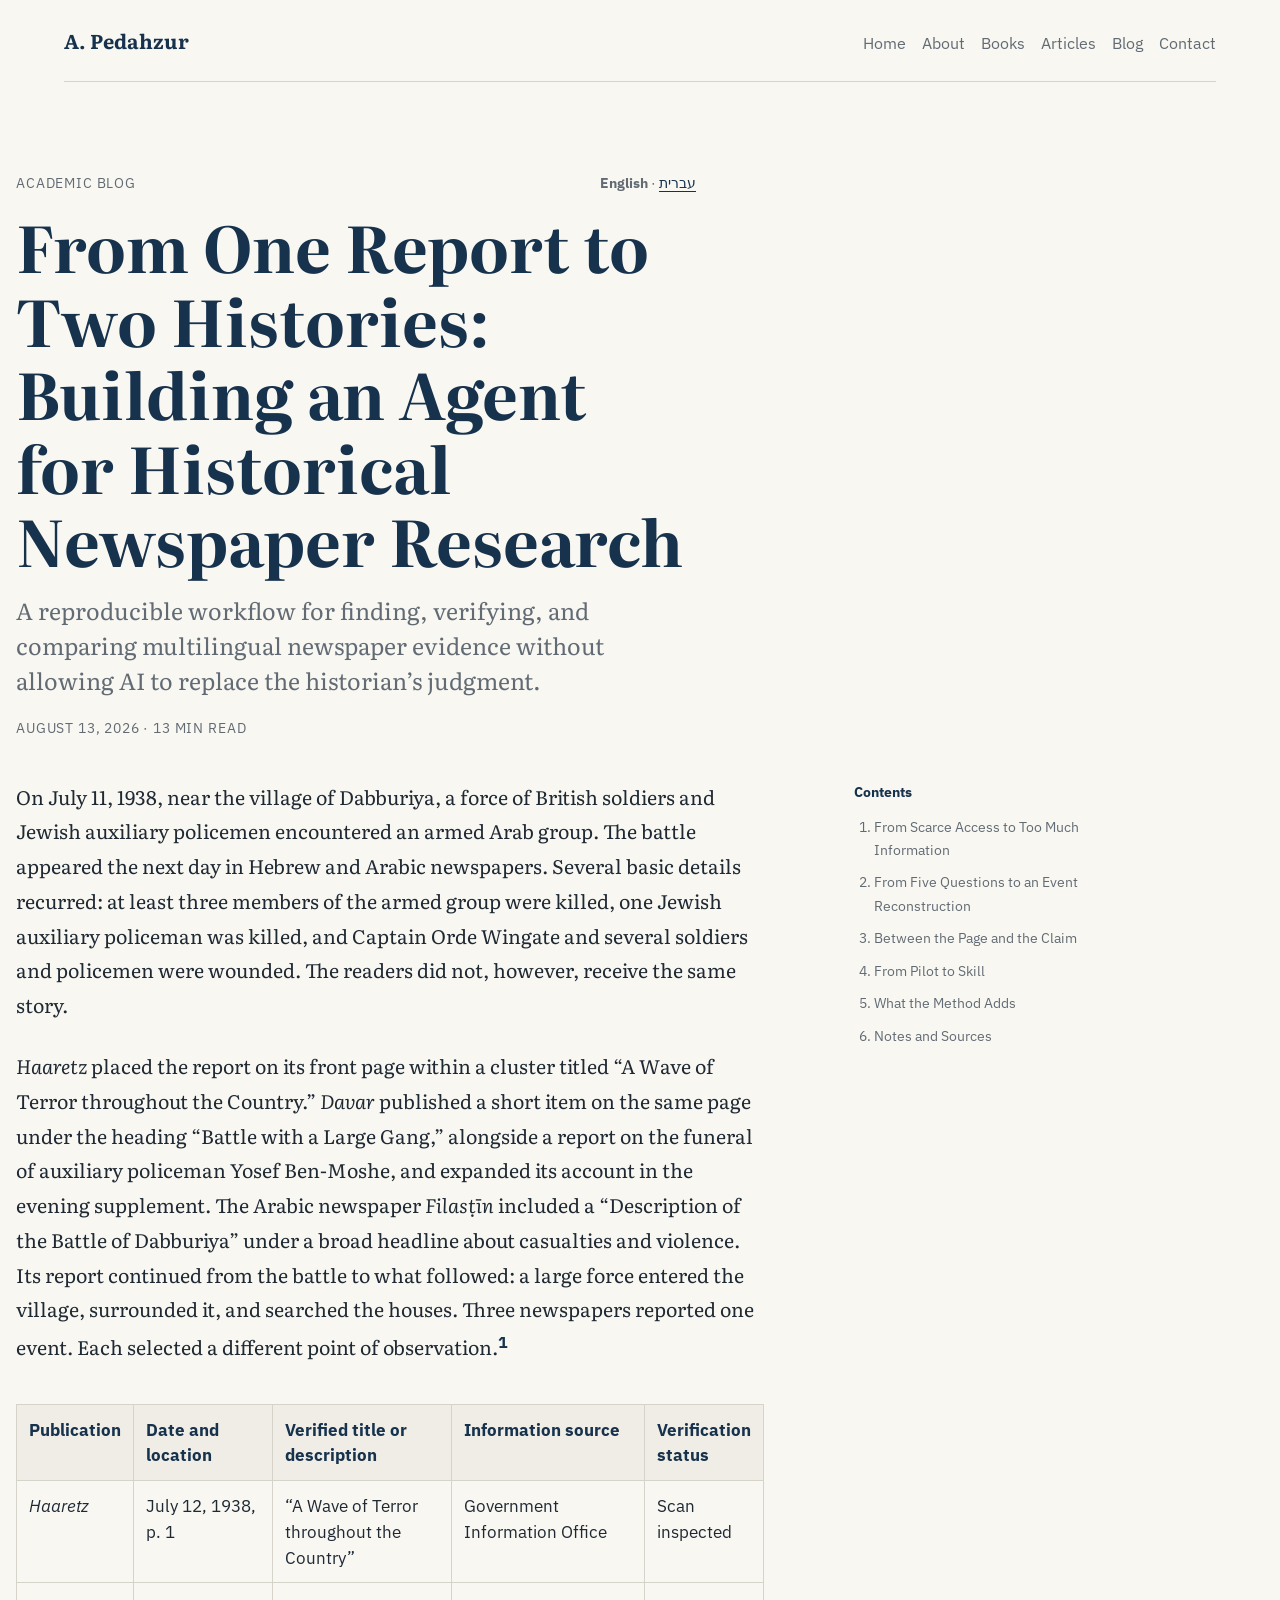
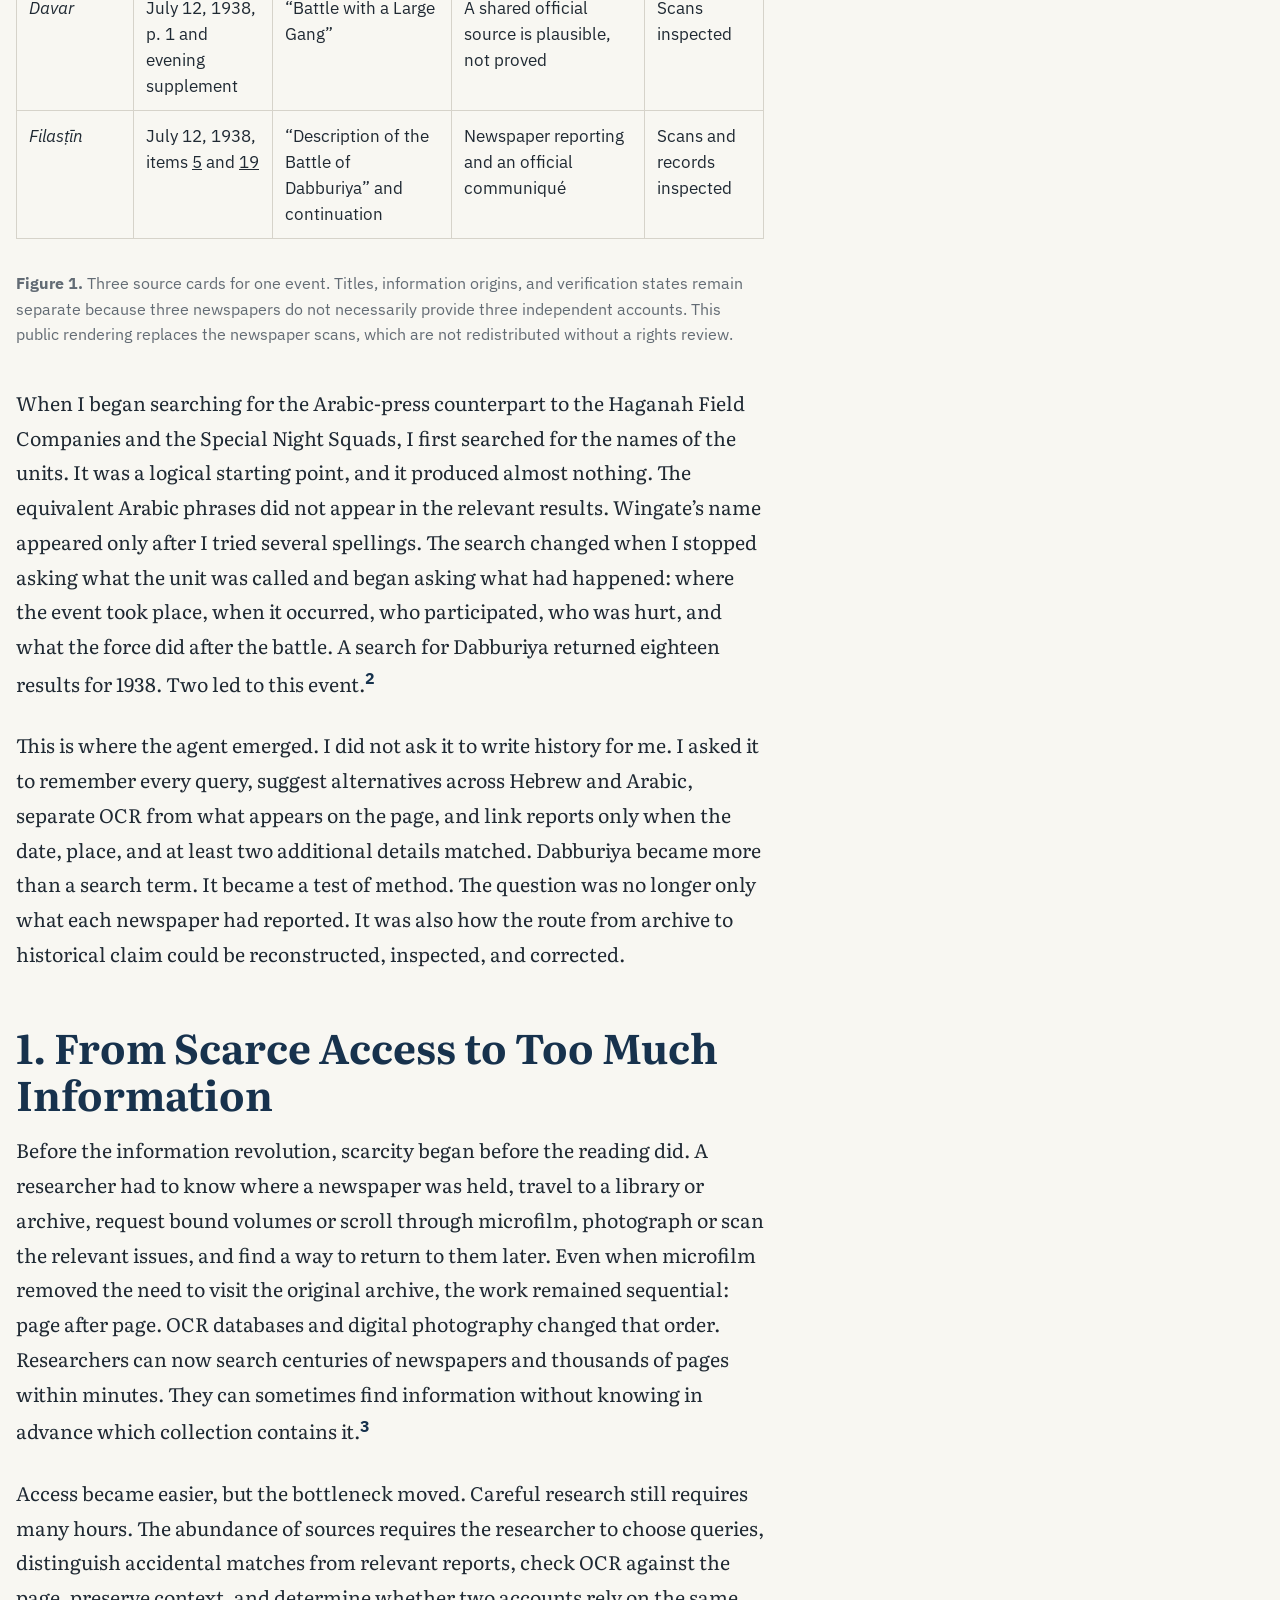
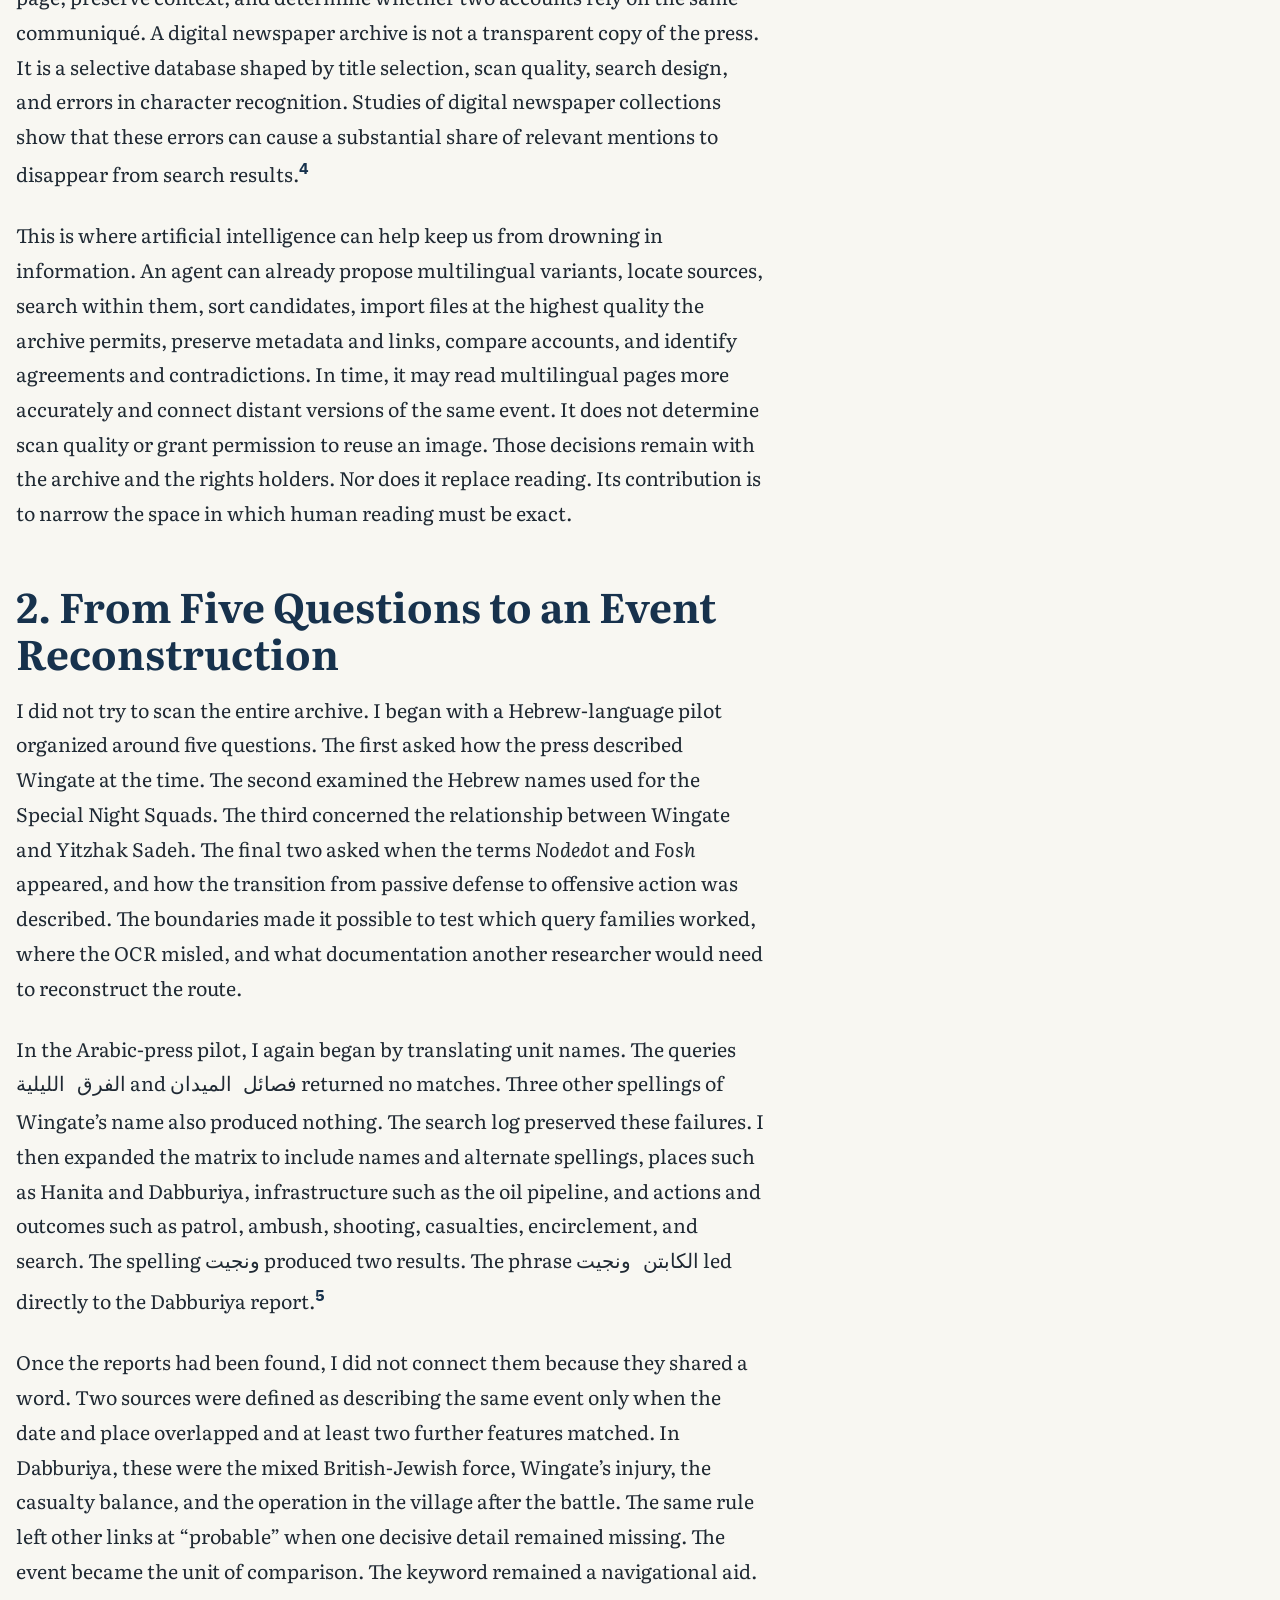
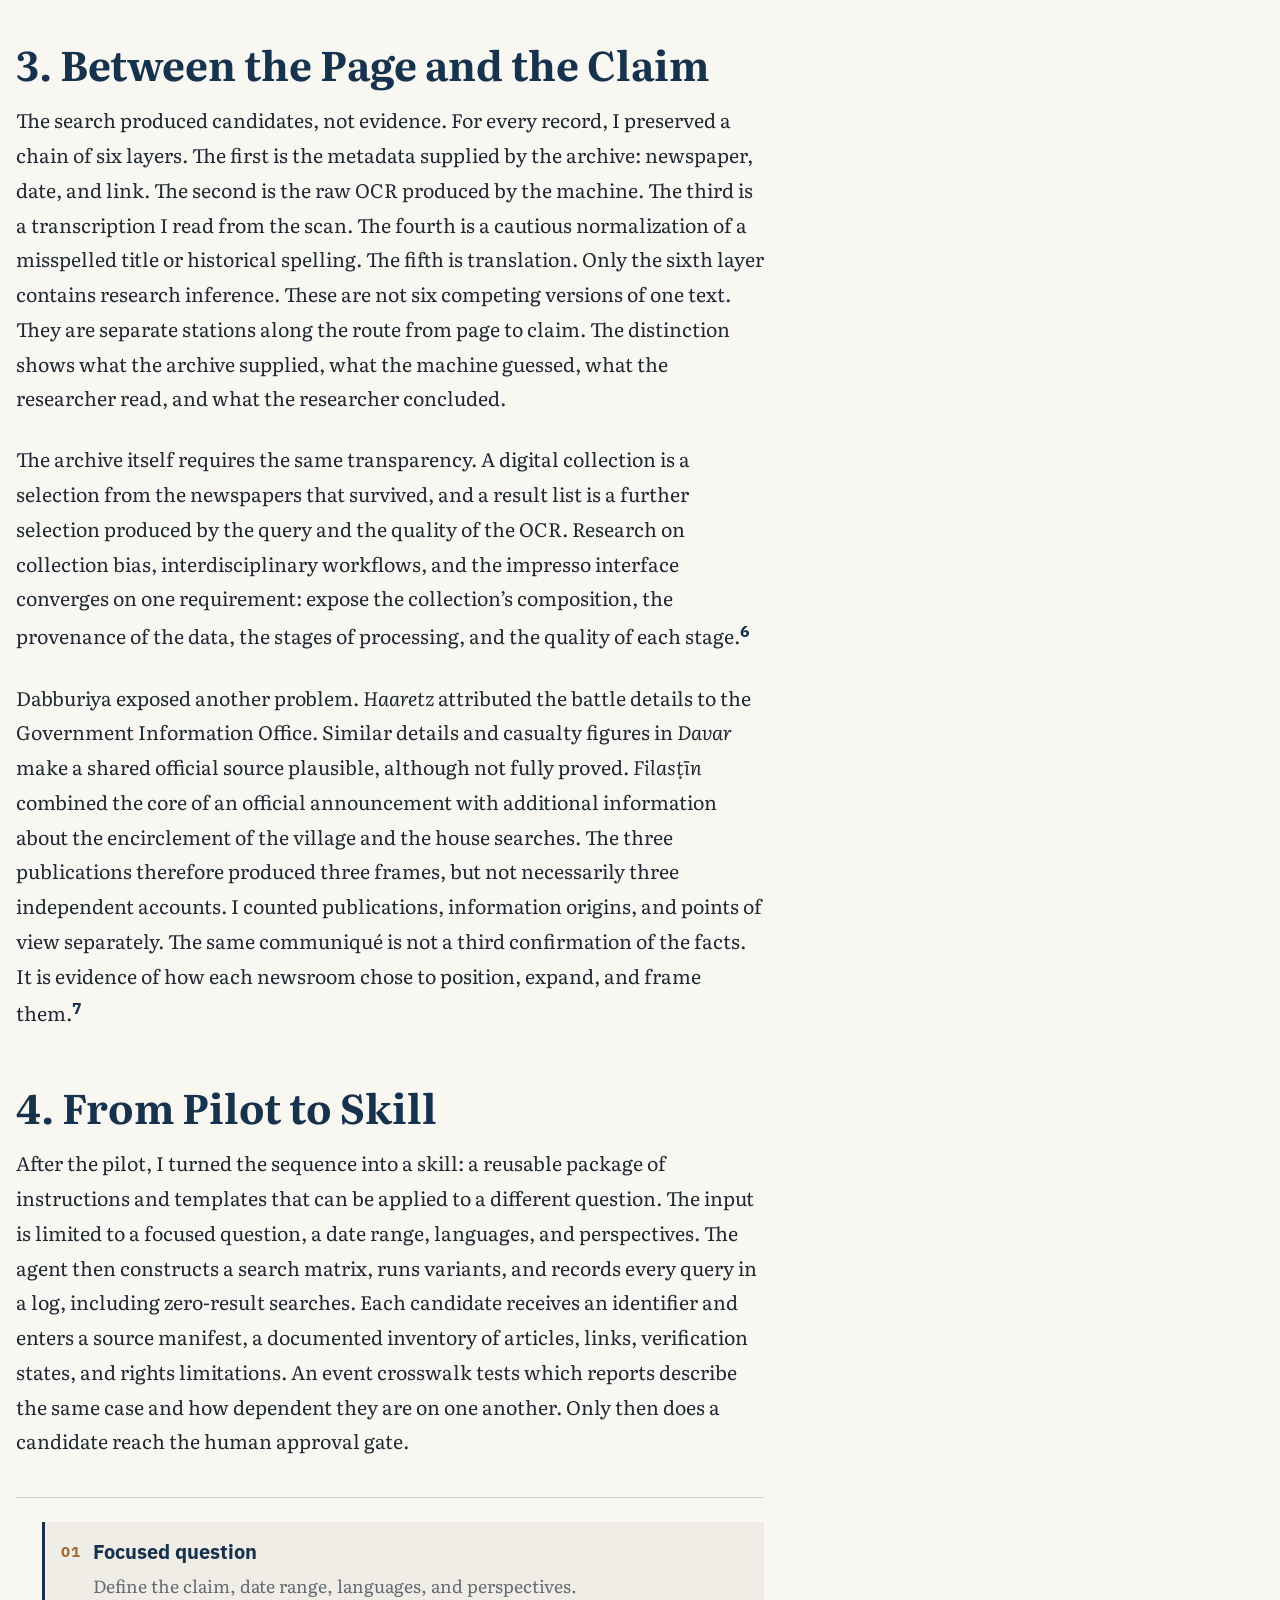
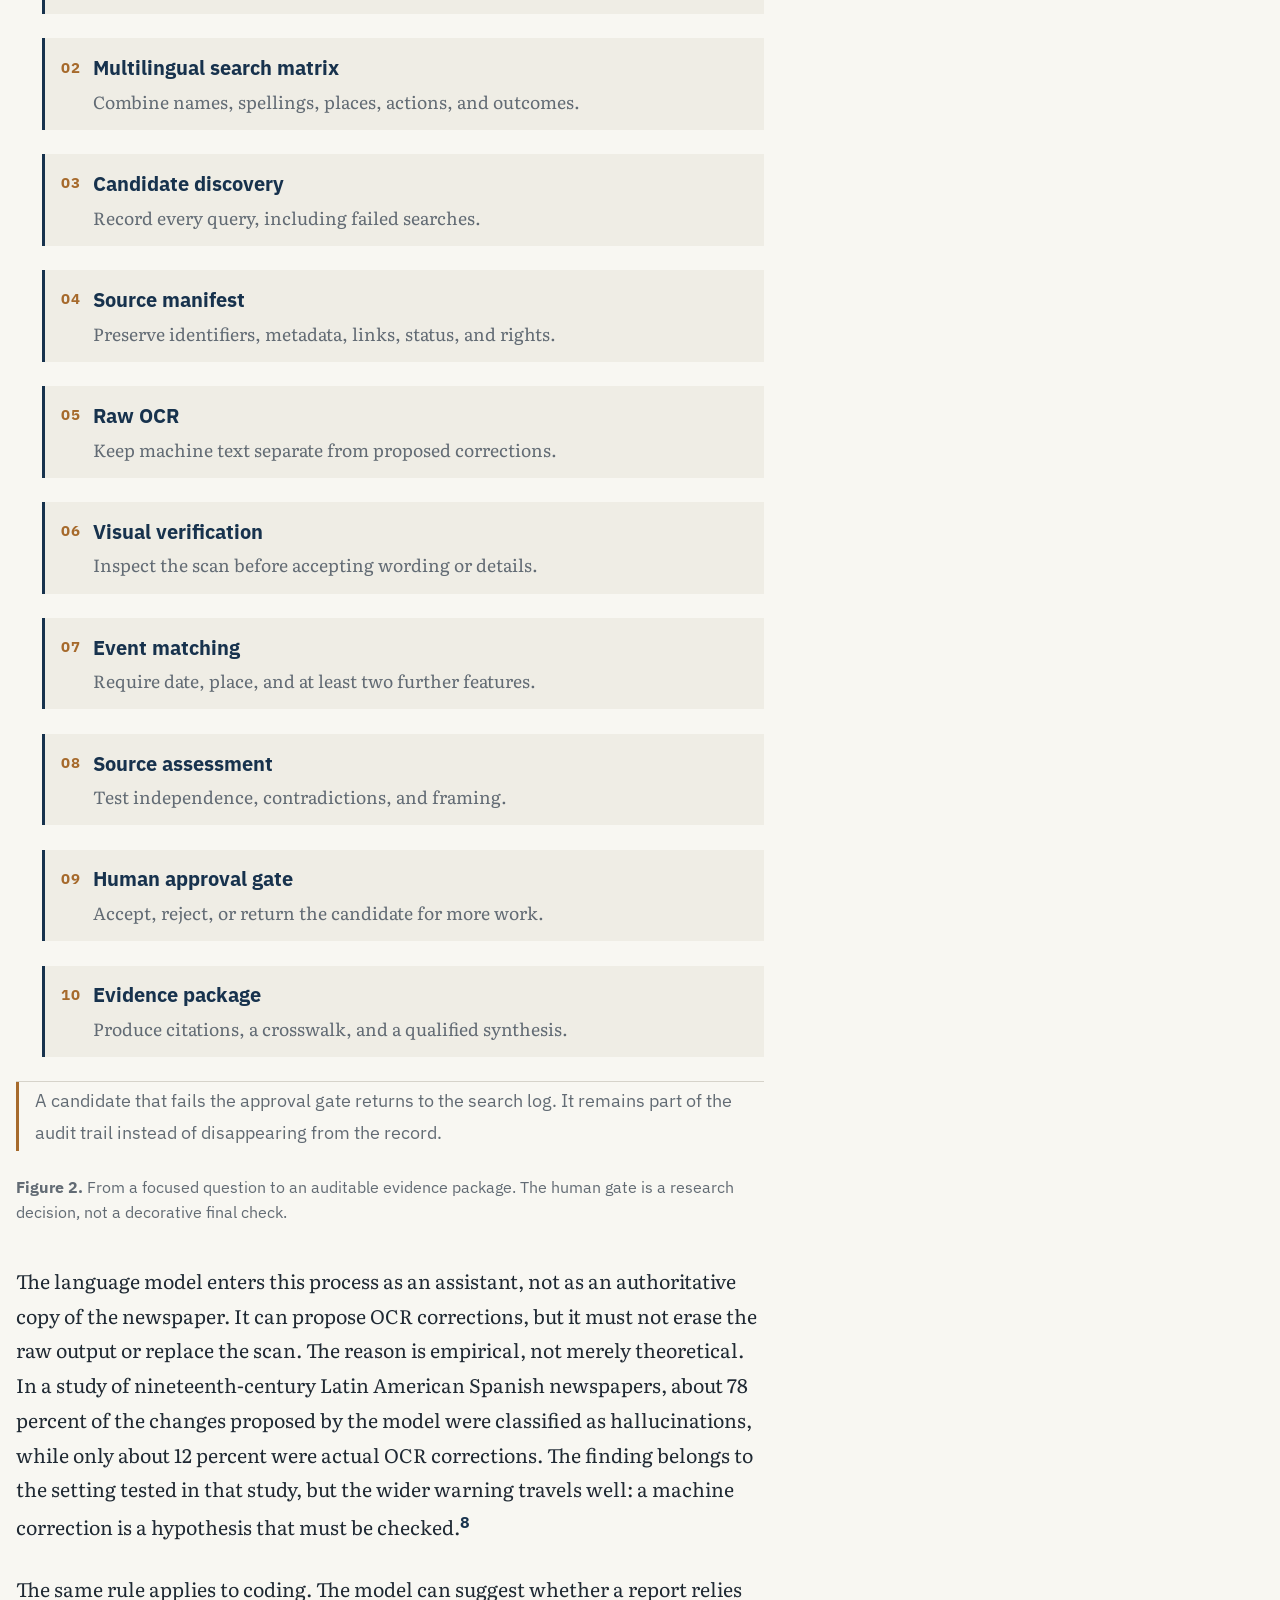
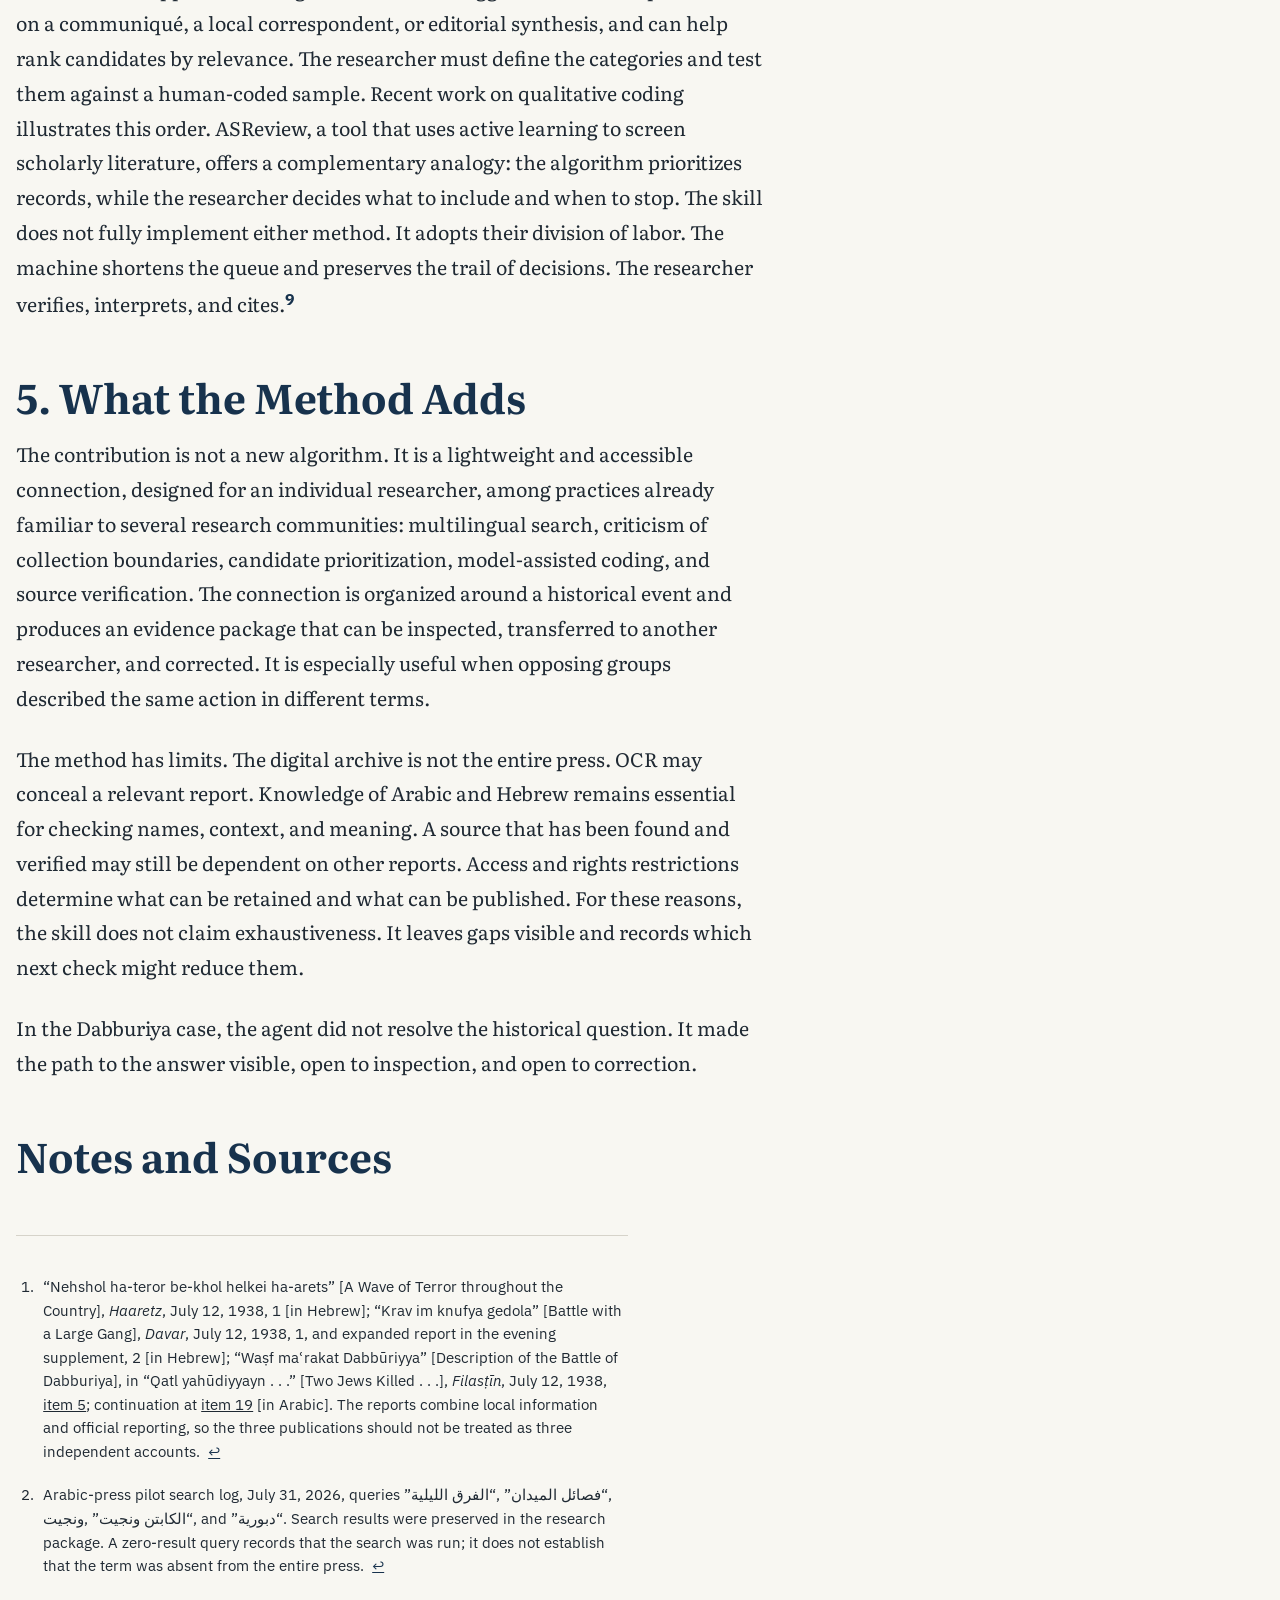
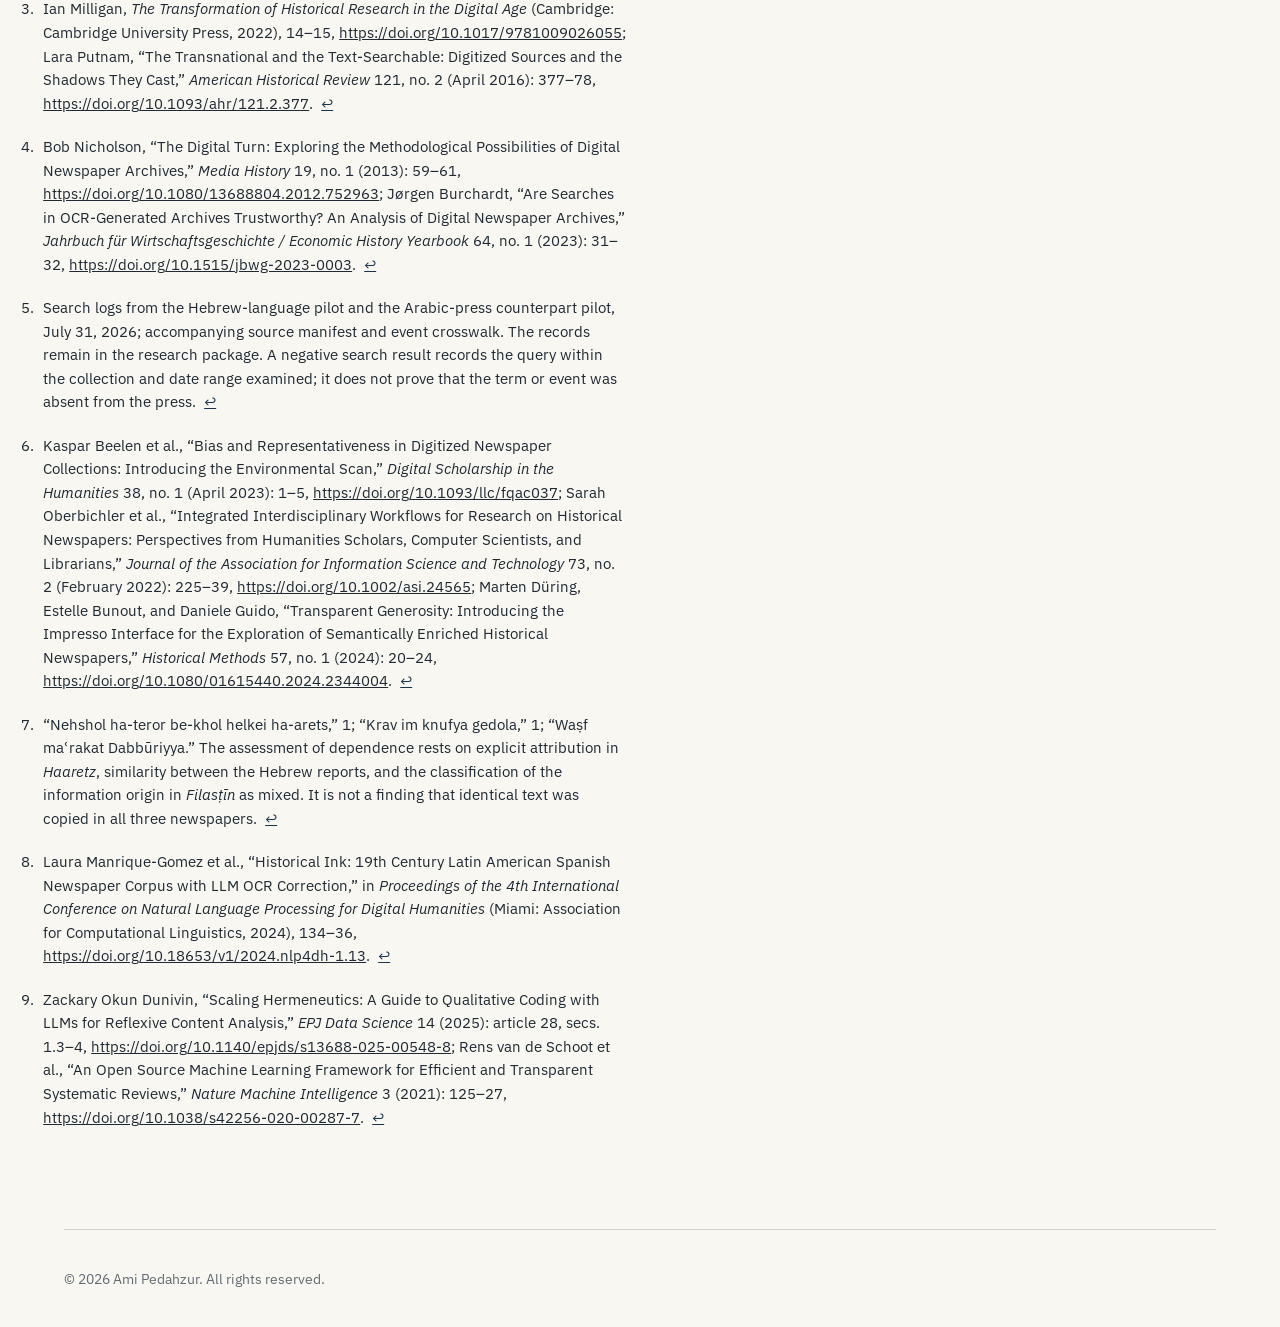
<file: blog/from-one-report-to-two-histories/index.html>
<!DOCTYPE html>
<html lang="en">
<head>
  <meta charset="UTF-8">
  <meta name="viewport" content="width=device-width, initial-scale=1.0">
  <title>From One Report to Two Histories: Building an Agent for Historical Newspaper Research | Ami Pedahzur</title>
  <meta name="description" content="A reproducible method for finding, verifying, and comparing multilingual newspaper evidence without letting AI replace the historian’s judgment.">
  <link rel="canonical" href="https://pedahzur.github.io/blog/from-one-report-to-two-histories/">
  <link rel="alternate" hreflang="en" href="https://pedahzur.github.io/blog/from-one-report-to-two-histories/">
  <link rel="alternate" hreflang="he" href="https://pedahzur.github.io/blog/from-one-report-to-two-histories/he/">
  <link rel="alternate" hreflang="x-default" href="https://pedahzur.github.io/blog/from-one-report-to-two-histories/">
  <link rel="icon" type="image/svg+xml" href="../../favicon.svg">
  <meta property="og:type" content="article">
  <meta property="og:site_name" content="Ami Pedahzur">
  <meta property="og:title" content="From One Report to Two Histories: Building an Agent for Historical Newspaper Research">
  <meta property="og:description" content="A reproducible workflow for finding, verifying, and comparing multilingual newspaper evidence without allowing AI to replace the historian’s judgment.">
  <meta property="og:url" content="https://pedahzur.github.io/blog/from-one-report-to-two-histories/">
  <meta property="article:published_time" content="2026-08-13">
  <meta property="og:locale" content="en_US">
  <meta property="og:locale:alternate" content="he_IL">
  <meta name="twitter:card" content="summary">
  <meta name="twitter:title" content="From One Report to Two Histories: Building an Agent for Historical Newspaper Research">
  <meta name="twitter:description" content="A reproducible workflow for finding, verifying, and comparing multilingual newspaper evidence without allowing AI to replace the historian’s judgment.">
  <script type="application/ld+json">
  {
    "@context": "https://schema.org",
    "@type": "ScholarlyArticle",
    "headline": "From One Report to Two Histories: Building an Agent for Historical Newspaper Research",
    "description": "A reproducible workflow for finding, verifying, and comparing multilingual newspaper evidence without allowing AI to replace the historian’s judgment.",
    "keywords": "historical newspapers, digital history, AI-assisted research, source criticism, multilingual archives",
    "author": {"@type": "Person", "name": "Ami Pedahzur"},
    "datePublished": "2026-08-13",
    "inLanguage": "en",
    "url": "https://pedahzur.github.io/blog/from-one-report-to-two-histories/",
    "workTranslation": {
      "@type": "ScholarlyArticle",
      "inLanguage": "he",
      "url": "https://pedahzur.github.io/blog/from-one-report-to-two-histories/he/"
    }
  }
  </script>
  <link rel="preconnect" href="https://fonts.googleapis.com">
  <link rel="preconnect" href="https://fonts.gstatic.com" crossorigin>
  <link href="https://fonts.googleapis.com/css2?family=IBM+Plex+Sans:wght@400;500;600;700&family=Literata:wght@400;500;600;700&display=swap" rel="stylesheet">
  <link rel="stylesheet" href="../blog.css">
</head>
<body>
  <a class="skip-link" href="#main-content">Skip to main content</a>
  <header class="site-header">
    <a class="wordmark" href="../../">A. Pedahzur</a>
    <nav aria-label="Primary">
      <a href="../../">Home</a>
      <a href="../../about.html#about">About</a>
      <a href="../../about.html#books">Books</a>
      <a href="../../about.html#articles">Articles</a>
      <a href="../" aria-current="location">Blog</a>
      <a href="../../about.html#contact">Contact</a>
    </nav>
  </header>
  <main id="main-content">
    <article class="essay" aria-labelledby="article-title">
      <header class="article-header">
        <div class="article-utility">
          <p class="eyebrow">Academic Blog</p>
          <p class="language-switch" aria-label="Choose language"><strong aria-current="page">English</strong> <span aria-hidden="true">·</span> <a href="he/" hreflang="he" lang="he">עברית</a></p>
        </div>
        <h1 id="article-title">From One Report to Two Histories: Building an Agent for Historical Newspaper Research</h1>
        <p class="article-deck">A reproducible workflow for finding, verifying, and comparing multilingual newspaper evidence without allowing AI to replace the historian’s judgment.</p>
        <p class="essay-meta"><time datetime="2026-08-13">August 13, 2026</time> <span aria-hidden="true">·</span> 13 min read</p>
      </header>
      <details class="mobile-toc">
        <summary>Contents</summary>
        <nav aria-label="Article contents">
          <ol>
            <li><a href="#from-scarce-access-to-too-much-information">From Scarce Access to Too Much Information</a></li>
            <li><a href="#from-five-questions-to-an-event-reconstruction">From Five Questions to an Event Reconstruction</a></li>
            <li><a href="#between-the-page-and-the-claim">Between the Page and the Claim</a></li>
            <li><a href="#from-pilot-to-skill">From Pilot to Skill</a></li>
            <li><a href="#what-the-method-adds">What the Method Adds</a></li>
            <li><a href="#notes-and-sources">Notes and Sources</a></li>
          </ol>
        </nav>
      </details>
      <div class="article-layout">
        <aside class="article-toc">
          <nav aria-label="Article contents">
            <p>Contents</p>
            <ol>
              <li><a href="#from-scarce-access-to-too-much-information">From Scarce Access to Too Much Information</a></li>
              <li><a href="#from-five-questions-to-an-event-reconstruction">From Five Questions to an Event Reconstruction</a></li>
              <li><a href="#between-the-page-and-the-claim">Between the Page and the Claim</a></li>
              <li><a href="#from-pilot-to-skill">From Pilot to Skill</a></li>
              <li><a href="#what-the-method-adds">What the Method Adds</a></li>
              <li><a href="#notes-and-sources">Notes and Sources</a></li>
            </ol>
          </nav>
        </aside>
        <div class="article-body essay-body">
          <p>On July 11, 1938, near the village of Dabburiya, a force of British soldiers and Jewish auxiliary policemen encountered an armed Arab group. The battle appeared the next day in Hebrew and Arabic newspapers. Several basic details recurred: at least three members of the armed group were killed, one Jewish auxiliary policeman was killed, and Captain Orde Wingate and several soldiers and policemen were wounded. The readers did not, however, receive the same story.</p>
          <p><em>Haaretz</em> placed the report on its front page within a cluster titled “A Wave of Terror throughout the Country.” <em>Davar</em> published a short item on the same page under the heading “Battle with a Large Gang,” alongside a report on the funeral of auxiliary policeman Yosef Ben-Moshe, and expanded its account in the evening supplement. The Arabic newspaper <em>Filasṭīn</em> included a “Description of the Battle of Dabburiya” under a broad headline about casualties and violence. Its report continued from the battle to what followed: a large force entered the village, surrounded it, and searched the houses. Three newspapers reported one event. Each selected a different point of observation.<a href="#fn1" class="footnote-ref" id="fnref1" role="doc-noteref"><sup>1</sup></a></p>

          <figure class="source-figure">
            <div class="article-table-wrap" tabindex="0" role="region" aria-labelledby="source-cards-caption">
              <table class="article-table">
                <colgroup>
                  <col style="width: 13%">
                  <col style="width: 19%">
                  <col style="width: 25%">
                  <col style="width: 27%">
                  <col style="width: 16%">
                </colgroup>
                <thead>
                  <tr>
                    <th scope="col">Publication</th>
                    <th scope="col">Date and location</th>
                    <th scope="col">Verified title or description</th>
                    <th scope="col">Information source</th>
                    <th scope="col">Verification status</th>
                  </tr>
                </thead>
                <tbody>
                  <tr>
                    <td><em>Haaretz</em></td>
                    <td>July 12, 1938, p. 1</td>
                    <td>“A Wave of Terror throughout the Country”</td>
                    <td>Government Information Office</td>
                    <td>Scan inspected</td>
                  </tr>
                  <tr>
                    <td><em>Davar</em></td>
                    <td>July 12, 1938, p. 1 and evening supplement</td>
                    <td>“Battle with a Large Gang”</td>
                    <td>A shared official source is plausible, not proved</td>
                    <td>Scans inspected</td>
                  </tr>
                  <tr>
                    <td><em>Filasṭīn</em></td>
                    <td>July 12, 1938, items <a href="https://www.nli.org.il/he/newspapers/?a=d&amp;d=falastin19380712-01.2.5">5</a> and <a href="https://www.nli.org.il/he/newspapers/?a=d&amp;d=falastin19380712-01.2.19">19</a></td>
                    <td>“Description of the Battle of Dabburiya” and continuation</td>
                    <td>Newspaper reporting and an official communiqué</td>
                    <td>Scans and records inspected</td>
                  </tr>
                </tbody>
              </table>
            </div>
            <figcaption id="source-cards-caption"><strong>Figure 1.</strong> Three source cards for one event. Titles, information origins, and verification states remain separate because three newspapers do not necessarily provide three independent accounts. This public rendering replaces the newspaper scans, which are not redistributed without a rights review.</figcaption>
          </figure>

          <p>When I began searching for the Arabic-press counterpart to the Haganah Field Companies and the Special Night Squads, I first searched for the names of the units. It was a logical starting point, and it produced almost nothing. The equivalent Arabic phrases did not appear in the relevant results. Wingate’s name appeared only after I tried several spellings. The search changed when I stopped asking what the unit was called and began asking what had happened: where the event took place, when it occurred, who participated, who was hurt, and what the force did after the battle. A search for Dabburiya returned eighteen results for 1938. Two led to this event.<a href="#fn2" class="footnote-ref" id="fnref2" role="doc-noteref"><sup>2</sup></a></p>
          <p>This is where the agent emerged. I did not ask it to write history for me. I asked it to remember every query, suggest alternatives across Hebrew and Arabic, separate OCR from what appears on the page, and link reports only when the date, place, and at least two additional details matched. Dabburiya became more than a search term. It became a test of method. The question was no longer only what each newspaper had reported. It was also how the route from archive to historical claim could be reconstructed, inspected, and corrected.</p>

          <section id="from-scarce-access-to-too-much-information" class="numbered-section">
            <h2>1. From Scarce Access to Too Much Information</h2>
            <p>Before the information revolution, scarcity began before the reading did. A researcher had to know where a newspaper was held, travel to a library or archive, request bound volumes or scroll through microfilm, photograph or scan the relevant issues, and find a way to return to them later. Even when microfilm removed the need to visit the original archive, the work remained sequential: page after page. OCR databases and digital photography changed that order. Researchers can now search centuries of newspapers and thousands of pages within minutes. They can sometimes find information without knowing in advance which collection contains it.<a href="#fn3" class="footnote-ref" id="fnref3" role="doc-noteref"><sup>3</sup></a></p>
            <p>Access became easier, but the bottleneck moved. Careful research still requires many hours. The abundance of sources requires the researcher to choose queries, distinguish accidental matches from relevant reports, check OCR against the page, preserve context, and determine whether two accounts rely on the same communiqué. A digital newspaper archive is not a transparent copy of the press. It is a selective database shaped by title selection, scan quality, search design, and errors in character recognition. Studies of digital newspaper collections show that these errors can cause a substantial share of relevant mentions to disappear from search results.<a href="#fn4" class="footnote-ref" id="fnref4" role="doc-noteref"><sup>4</sup></a></p>
            <p>This is where artificial intelligence can help keep us from drowning in information. An agent can already propose multilingual variants, locate sources, search within them, sort candidates, import files at the highest quality the archive permits, preserve metadata and links, compare accounts, and identify agreements and contradictions. In time, it may read multilingual pages more accurately and connect distant versions of the same event. It does not determine scan quality or grant permission to reuse an image. Those decisions remain with the archive and the rights holders. Nor does it replace reading. Its contribution is to narrow the space in which human reading must be exact.</p>
          </section>

          <section id="from-five-questions-to-an-event-reconstruction" class="numbered-section">
            <h2>2. From Five Questions to an Event Reconstruction</h2>
            <p>I did not try to scan the entire archive. I began with a Hebrew-language pilot organized around five questions. The first asked how the press described Wingate at the time. The second examined the Hebrew names used for the Special Night Squads. The third concerned the relationship between Wingate and Yitzhak Sadeh. The final two asked when the terms <em>Nodedot</em> and <em>Fosh</em> appeared, and how the transition from passive defense to offensive action was described. The boundaries made it possible to test which query families worked, where the OCR misled, and what documentation another researcher would need to reconstruct the route.</p>
            <p>In the Arabic-press pilot, I again began by translating unit names. The queries <code lang="ar" dir="rtl">الفرق الليلية</code> and <code lang="ar" dir="rtl">فصائل الميدان</code> returned no matches. Three other spellings of Wingate’s name also produced nothing. The search log preserved these failures. I then expanded the matrix to include names and alternate spellings, places such as Hanita and Dabburiya, infrastructure such as the oil pipeline, and actions and outcomes such as patrol, ambush, shooting, casualties, encirclement, and search. The spelling <code lang="ar" dir="rtl">ونجيت</code> produced two results. The phrase <code lang="ar" dir="rtl">الكابتن ونجيت</code> led directly to the Dabburiya report.<a href="#fn5" class="footnote-ref" id="fnref5" role="doc-noteref"><sup>5</sup></a></p>
            <p>Once the reports had been found, I did not connect them because they shared a word. Two sources were defined as describing the same event only when the date and place overlapped and at least two further features matched. In Dabburiya, these were the mixed British-Jewish force, Wingate’s injury, the casualty balance, and the operation in the village after the battle. The same rule left other links at “probable” when one decisive detail remained missing. The event became the unit of comparison. The keyword remained a navigational aid.</p>
          </section>

          <section id="between-the-page-and-the-claim" class="numbered-section">
            <h2>3. Between the Page and the Claim</h2>
            <p>The search produced candidates, not evidence. For every record, I preserved a chain of six layers. The first is the metadata supplied by the archive: newspaper, date, and link. The second is the raw OCR produced by the machine. The third is a transcription I read from the scan. The fourth is a cautious normalization of a misspelled title or historical spelling. The fifth is translation. Only the sixth layer contains research inference. These are not six competing versions of one text. They are separate stations along the route from page to claim. The distinction shows what the archive supplied, what the machine guessed, what the researcher read, and what the researcher concluded.</p>
            <p>The archive itself requires the same transparency. A digital collection is a selection from the newspapers that survived, and a result list is a further selection produced by the query and the quality of the OCR. Research on collection bias, interdisciplinary workflows, and the impresso interface converges on one requirement: expose the collection’s composition, the provenance of the data, the stages of processing, and the quality of each stage.<a href="#fn6" class="footnote-ref" id="fnref6" role="doc-noteref"><sup>6</sup></a></p>
            <p>Dabburiya exposed another problem. <em>Haaretz</em> attributed the battle details to the Government Information Office. Similar details and casualty figures in <em>Davar</em> make a shared official source plausible, although not fully proved. <em>Filasṭīn</em> combined the core of an official announcement with additional information about the encirclement of the village and the house searches. The three publications therefore produced three frames, but not necessarily three independent accounts. I counted publications, information origins, and points of view separately. The same communiqué is not a third confirmation of the facts. It is evidence of how each newsroom chose to position, expand, and frame them.<a href="#fn7" class="footnote-ref" id="fnref7" role="doc-noteref"><sup>7</sup></a></p>
          </section>

          <section id="from-pilot-to-skill" class="numbered-section">
            <h2>4. From Pilot to Skill</h2>
            <p>After the pilot, I turned the sequence into a skill: a reusable package of instructions and templates that can be applied to a different question. The input is limited to a focused question, a date range, languages, and perspectives. The agent then constructs a search matrix, runs variants, and records every query in a log, including zero-result searches. Each candidate receives an identifier and enters a source manifest, a documented inventory of articles, links, verification states, and rights limitations. An event crosswalk tests which reports describe the same case and how dependent they are on one another. Only then does a candidate reach the human approval gate.</p>

            <figure class="workflow-figure">
              <div class="workflow-scroll" tabindex="0" role="region" aria-labelledby="workflow-caption">
                <ol class="evidence-flow">
                  <li><strong>Focused question</strong><span>Define the claim, date range, languages, and perspectives.</span></li>
                  <li><strong>Multilingual search matrix</strong><span>Combine names, spellings, places, actions, and outcomes.</span></li>
                  <li><strong>Candidate discovery</strong><span>Record every query, including failed searches.</span></li>
                  <li><strong>Source manifest</strong><span>Preserve identifiers, metadata, links, status, and rights.</span></li>
                  <li><strong>Raw OCR</strong><span>Keep machine text separate from proposed corrections.</span></li>
                  <li><strong>Visual verification</strong><span>Inspect the scan before accepting wording or details.</span></li>
                  <li><strong>Event matching</strong><span>Require date, place, and at least two further features.</span></li>
                  <li><strong>Source assessment</strong><span>Test independence, contradictions, and framing.</span></li>
                  <li><strong>Human approval gate</strong><span>Accept, reject, or return the candidate for more work.</span></li>
                  <li><strong>Evidence package</strong><span>Produce citations, a crosswalk, and a qualified synthesis.</span></li>
                </ol>
              </div>
              <p class="workflow-return">A candidate that fails the approval gate returns to the search log. It remains part of the audit trail instead of disappearing from the record.</p>
              <figcaption id="workflow-caption"><strong>Figure 2.</strong> From a focused question to an auditable evidence package. The human gate is a research decision, not a decorative final check.</figcaption>
            </figure>

            <p>The language model enters this process as an assistant, not as an authoritative copy of the newspaper. It can propose OCR corrections, but it must not erase the raw output or replace the scan. The reason is empirical, not merely theoretical. In a study of nineteenth-century Latin American Spanish newspapers, about 78 percent of the changes proposed by the model were classified as hallucinations, while only about 12 percent were actual OCR corrections. The finding belongs to the setting tested in that study, but the wider warning travels well: a machine correction is a hypothesis that must be checked.<a href="#fn8" class="footnote-ref" id="fnref8" role="doc-noteref"><sup>8</sup></a></p>
            <p>The same rule applies to coding. The model can suggest whether a report relies on a communiqué, a local correspondent, or editorial synthesis, and can help rank candidates by relevance. The researcher must define the categories and test them against a human-coded sample. Recent work on qualitative coding illustrates this order. ASReview, a tool that uses active learning to screen scholarly literature, offers a complementary analogy: the algorithm prioritizes records, while the researcher decides what to include and when to stop. The skill does not fully implement either method. It adopts their division of labor. The machine shortens the queue and preserves the trail of decisions. The researcher verifies, interprets, and cites.<a href="#fn9" class="footnote-ref" id="fnref9" role="doc-noteref"><sup>9</sup></a></p>
          </section>

          <section id="what-the-method-adds" class="numbered-section">
            <h2>5. What the Method Adds</h2>
            <p>The contribution is not a new algorithm. It is a lightweight and accessible connection, designed for an individual researcher, among practices already familiar to several research communities: multilingual search, criticism of collection boundaries, candidate prioritization, model-assisted coding, and source verification. The connection is organized around a historical event and produces an evidence package that can be inspected, transferred to another researcher, and corrected. It is especially useful when opposing groups described the same action in different terms.</p>
            <p>The method has limits. The digital archive is not the entire press. OCR may conceal a relevant report. Knowledge of Arabic and Hebrew remains essential for checking names, context, and meaning. A source that has been found and verified may still be dependent on other reports. Access and rights restrictions determine what can be retained and what can be published. For these reasons, the skill does not claim exhaustiveness. It leaves gaps visible and records which next check might reduce them.</p>
            <p>In the Dabburiya case, the agent did not resolve the historical question. It made the path to the answer visible, open to inspection, and open to correction.</p>
          </section>

          <h2 id="notes-and-sources">Notes and Sources</h2>
          <section class="footnotes" id="footnotes" role="doc-endnotes" aria-labelledby="notes-and-sources">
            <ol>
              <li id="fn1" role="doc-endnote"><p>“Nehshol ha-teror be-khol helkei ha-arets” [A Wave of Terror throughout the Country], <em>Haaretz</em>, July 12, 1938, 1 [in Hebrew]; “Krav im knufya gedola” [Battle with a Large Gang], <em>Davar</em>, July 12, 1938, 1, and expanded report in the evening supplement, 2 [in Hebrew]; “Waṣf maʿrakat Dabbūriyya” [Description of the Battle of Dabburiya], in “Qatl yahūdiyyayn . . .” [Two Jews Killed . . .], <em>Filasṭīn</em>, July 12, 1938, <a href="https://www.nli.org.il/he/newspapers/?a=d&amp;d=falastin19380712-01.2.5">item 5</a>; continuation at <a href="https://www.nli.org.il/he/newspapers/?a=d&amp;d=falastin19380712-01.2.19">item 19</a> [in Arabic]. The reports combine local information and official reporting, so the three publications should not be treated as three independent accounts. <a href="#fnref1" class="footnote-back" role="doc-backlink" aria-label="Back to reference 1">↩</a></p></li>
              <li id="fn2" role="doc-endnote"><p>Arabic-press pilot search log, July 31, 2026, queries <span lang="ar" dir="rtl">“الفرق الليلية”</span>, <span lang="ar" dir="rtl">“فصائل الميدان”</span>, <span lang="ar" dir="rtl">ونجيت</span>, <span lang="ar" dir="rtl">“الكابتن ونجيت”</span>, and <span lang="ar" dir="rtl">“دبورية”</span>. Search results were preserved in the research package. A zero-result query records that the search was run; it does not establish that the term was absent from the entire press. <a href="#fnref2" class="footnote-back" role="doc-backlink" aria-label="Back to reference 2">↩</a></p></li>
              <li id="fn3" role="doc-endnote"><p>Ian Milligan, <em>The Transformation of Historical Research in the Digital Age</em> (Cambridge: Cambridge University Press, 2022), 14–15, <a href="https://doi.org/10.1017/9781009026055">https://doi.org/10.1017/9781009026055</a>; Lara Putnam, “The Transnational and the Text-Searchable: Digitized Sources and the Shadows They Cast,” <em>American Historical Review</em> 121, no. 2 (April 2016): 377–78, <a href="https://doi.org/10.1093/ahr/121.2.377">https://doi.org/10.1093/ahr/121.2.377</a>. <a href="#fnref3" class="footnote-back" role="doc-backlink" aria-label="Back to reference 3">↩</a></p></li>
              <li id="fn4" role="doc-endnote"><p>Bob Nicholson, “The Digital Turn: Exploring the Methodological Possibilities of Digital Newspaper Archives,” <em>Media History</em> 19, no. 1 (2013): 59–61, <a href="https://doi.org/10.1080/13688804.2012.752963">https://doi.org/10.1080/13688804.2012.752963</a>; Jørgen Burchardt, “Are Searches in OCR-Generated Archives Trustworthy? An Analysis of Digital Newspaper Archives,” <em>Jahrbuch für Wirtschaftsgeschichte / Economic History Yearbook</em> 64, no. 1 (2023): 31–32, <a href="https://doi.org/10.1515/jbwg-2023-0003">https://doi.org/10.1515/jbwg-2023-0003</a>. <a href="#fnref4" class="footnote-back" role="doc-backlink" aria-label="Back to reference 4">↩</a></p></li>
              <li id="fn5" role="doc-endnote"><p>Search logs from the Hebrew-language pilot and the Arabic-press counterpart pilot, July 31, 2026; accompanying source manifest and event crosswalk. The records remain in the research package. A negative search result records the query within the collection and date range examined; it does not prove that the term or event was absent from the press. <a href="#fnref5" class="footnote-back" role="doc-backlink" aria-label="Back to reference 5">↩</a></p></li>
              <li id="fn6" role="doc-endnote"><p>Kaspar Beelen et al., “Bias and Representativeness in Digitized Newspaper Collections: Introducing the Environmental Scan,” <em>Digital Scholarship in the Humanities</em> 38, no. 1 (April 2023): 1–5, <a href="https://doi.org/10.1093/llc/fqac037">https://doi.org/10.1093/llc/fqac037</a>; Sarah Oberbichler et al., “Integrated Interdisciplinary Workflows for Research on Historical Newspapers: Perspectives from Humanities Scholars, Computer Scientists, and Librarians,” <em>Journal of the Association for Information Science and Technology</em> 73, no. 2 (February 2022): 225–39, <a href="https://doi.org/10.1002/asi.24565">https://doi.org/10.1002/asi.24565</a>; Marten Düring, Estelle Bunout, and Daniele Guido, “Transparent Generosity: Introducing the Impresso Interface for the Exploration of Semantically Enriched Historical Newspapers,” <em>Historical Methods</em> 57, no. 1 (2024): 20–24, <a href="https://doi.org/10.1080/01615440.2024.2344004">https://doi.org/10.1080/01615440.2024.2344004</a>. <a href="#fnref6" class="footnote-back" role="doc-backlink" aria-label="Back to reference 6">↩</a></p></li>
              <li id="fn7" role="doc-endnote"><p>“Nehshol ha-teror be-khol helkei ha-arets,” 1; “Krav im knufya gedola,” 1; “Waṣf maʿrakat Dabbūriyya.” The assessment of dependence rests on explicit attribution in <em>Haaretz</em>, similarity between the Hebrew reports, and the classification of the information origin in <em>Filasṭīn</em> as mixed. It is not a finding that identical text was copied in all three newspapers. <a href="#fnref7" class="footnote-back" role="doc-backlink" aria-label="Back to reference 7">↩</a></p></li>
              <li id="fn8" role="doc-endnote"><p>Laura Manrique-Gomez et al., “Historical Ink: 19th Century Latin American Spanish Newspaper Corpus with LLM OCR Correction,” in <em>Proceedings of the 4th International Conference on Natural Language Processing for Digital Humanities</em> (Miami: Association for Computational Linguistics, 2024), 134–36, <a href="https://doi.org/10.18653/v1/2024.nlp4dh-1.13">https://doi.org/10.18653/v1/2024.nlp4dh-1.13</a>. <a href="#fnref8" class="footnote-back" role="doc-backlink" aria-label="Back to reference 8">↩</a></p></li>
              <li id="fn9" role="doc-endnote"><p>Zackary Okun Dunivin, “Scaling Hermeneutics: A Guide to Qualitative Coding with LLMs for Reflexive Content Analysis,” <em>EPJ Data Science</em> 14 (2025): article 28, secs. 1.3–4, <a href="https://doi.org/10.1140/epjds/s13688-025-00548-8">https://doi.org/10.1140/epjds/s13688-025-00548-8</a>; Rens van de Schoot et al., “An Open Source Machine Learning Framework for Efficient and Transparent Systematic Reviews,” <em>Nature Machine Intelligence</em> 3 (2021): 125–27, <a href="https://doi.org/10.1038/s42256-020-00287-7">https://doi.org/10.1038/s42256-020-00287-7</a>. <a href="#fnref9" class="footnote-back" role="doc-backlink" aria-label="Back to reference 9">↩</a></p></li>
            </ol>
          </section>
        </div>
      </div>
    </article>
  </main>
  <footer class="site-footer">
    <p>&copy; 2026 Ami Pedahzur. All rights reserved.</p>
  </footer>
</body>
</html>
</file>
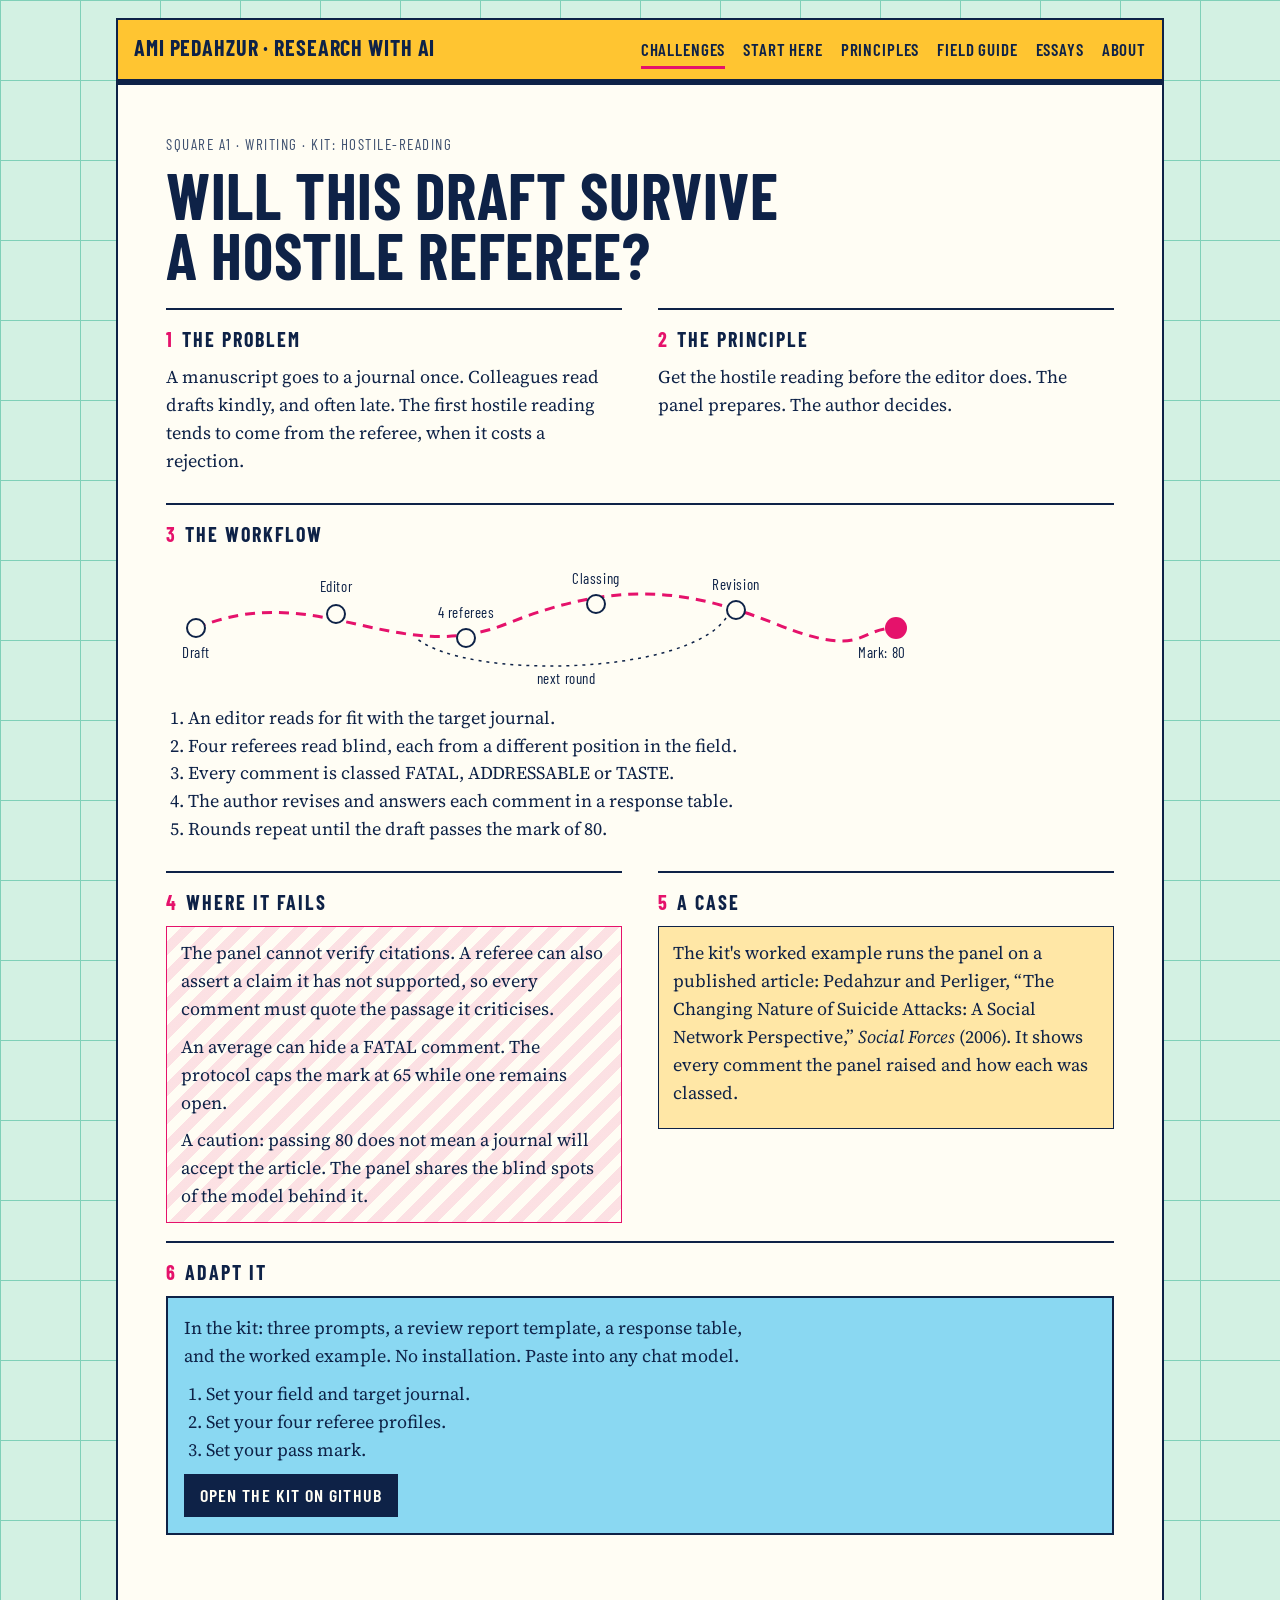
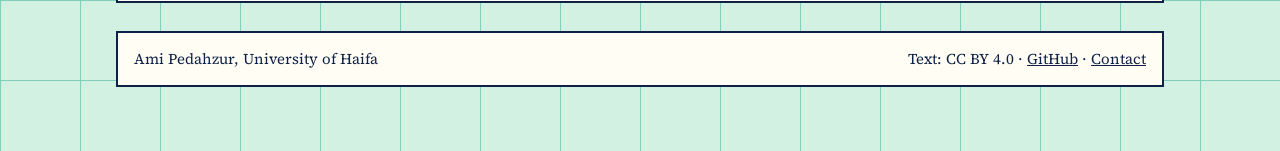
<file: challenges/hostile-reading/index.html>
<!DOCTYPE html>
<html lang="en">
<head>
  <meta charset="UTF-8">
  <meta name="viewport" content="width=device-width, initial-scale=1.0">
  <title>Will this draft survive a hostile referee? | Ami Pedahzur</title>
  <meta name="description" content="A simulated review panel reads a manuscript before the editor does: the workflow, where it fails, and a kit to adapt.">
  <link rel="canonical" href="https://pedahzur.github.io/challenges/hostile-reading/">
  <link rel="icon" type="image/svg+xml" href="../../favicon.svg">
  <meta property="og:site_name" content="Ami Pedahzur">
  <meta property="og:title" content="Will this draft survive a hostile referee? | Ami Pedahzur">
  <meta property="og:description" content="A simulated review panel reads a manuscript before the editor does: the workflow, where it fails, and a kit to adapt.">
  <meta property="og:url" content="https://pedahzur.github.io/challenges/hostile-reading/">
  <link rel="preconnect" href="https://fonts.googleapis.com">
  <link rel="preconnect" href="https://fonts.gstatic.com" crossorigin>
  <link href="https://fonts.googleapis.com/css2?family=Barlow+Condensed:wght@500;600;700&family=Source+Serif+4:ital,opsz,wght@0,8..60,400;0,8..60,600;1,8..60,400&display=swap" rel="stylesheet">
  <link rel="stylesheet" href="../../assets/site.css">
</head>
<body>
<div class="wrap">
<header class="site-head">
  <a class="name" href="../../">Ami Pedahzur · Research with AI</a>
  <nav aria-label="Primary"><a href="../../" aria-current="page">Challenges</a><a href="../../start-here/">Start here</a><a href="../../principles/">Principles</a><a href="../../field-guide/">Field guide</a><a href="../../blog/">Essays</a><a href="../../about.html">About</a></nav>
</header>
<main>

<article class="panel page">
  <p class="coord">Square A1 · Writing · Kit: hostile-reading</p>
  <h1>Will this draft survive a hostile referee?</h1>
  <div class="strip">
    <section class="sec"><h2><span>1</span>The problem</h2><p>A manuscript goes to a journal once. Colleagues read drafts kindly, and often late. The first hostile reading tends to come from the referee, when it costs a rejection.</p></section>
    <section class="sec"><h2><span>2</span>The principle</h2><p>Get the hostile reading before the editor does. The panel prepares. The author decides.</p></section>
    <section class="sec wide"><h2><span>3</span>The workflow</h2>
      <div class="workflow-diagram"><svg viewBox="0 0 760 130" width="760" height="130" role="img" aria-label="A route from the draft through an editor, four referees, classing and revision to the pass mark, with a loop back for the next round.">
        <path d="M30 70C150 20 230 110 340 66S520 30 610 66 690 70 730 70" fill="none" stroke="#e5126b" stroke-width="3" stroke-dasharray="10 7"/>
        <path d="M560 60C520 118 300 122 250 80" fill="none" stroke="#0e2247" stroke-width="1.5" stroke-dasharray="3 5"/>
        <g fill="#fffdf4" stroke="#0e2247" stroke-width="2"><circle cx="30" cy="70" r="9"/><circle cx="170" cy="56" r="9"/><circle cx="300" cy="80" r="9"/><circle cx="430" cy="46" r="9"/><circle cx="570" cy="52" r="9"/></g><circle cx="730" cy="70" r="11" fill="#e5126b"/>
        <text x="30" y="100" text-anchor="middle">Draft</text><text x="170" y="34" text-anchor="middle">Editor</text><text x="300" y="60" text-anchor="middle">4 referees</text><text x="430" y="26" text-anchor="middle">Classing</text><text x="570" y="32" text-anchor="middle">Revision</text><text x="716" y="100" text-anchor="middle">Mark: 80</text><text x="400" y="126" text-anchor="middle">next round</text>
      </svg></div>
      <ol><li>An editor reads for fit with the target journal.</li><li>Four referees read blind, each from a different position in the field.</li><li>Every comment is classed FATAL, ADDRESSABLE or TASTE.</li><li>The author revises and answers each comment in a response table.</li><li>Rounds repeat until the draft passes the mark of 80.</li></ol></section>
    <section class="sec"><h2><span>4</span>Where it fails</h2><div class="fail-box"><p>The panel cannot verify citations. A referee can also assert a claim it has not supported, so every comment must quote the passage it criticises.</p><p>An average can hide a FATAL comment. The protocol caps the mark at 65 while one remains open.</p><p>A caution: passing 80 does not mean a journal will accept the article. The panel shares the blind spots of the model behind it.</p></div></section>
    <section class="sec"><h2><span>5</span>A case</h2><div class="case-box"><p>The kit's worked example runs the panel on a published article: Pedahzur and Perliger, “The Changing Nature of Suicide Attacks: A Social Network Perspective,” <i>Social Forces</i> (2006). It shows every comment the panel raised and how each was classed.</p></div></section>
    <section class="sec wide"><h2><span>6</span>Adapt it</h2><div class="kit-box"><p>In the kit: three prompts, a review report template, a response table, and the worked example. No installation. Paste into any chat model.</p><ol><li>Set your field and target journal.</li><li>Set your four referee profiles.</li><li>Set your pass mark.</li></ol><a class="btn" href="https://github.com/pedahzur/research-workflows/tree/main/hostile-reading">Open the kit on GitHub</a></div></section>
  </div>
</article>

</main>
<footer class="site-foot panel">
  <span>Ami Pedahzur, University of Haifa</span>
  <span>Text: CC BY 4.0 · <a href="https://github.com/pedahzur">GitHub</a> · <a href="../../about.html#contact">Contact</a></span>
</footer>
</div>
</body>
</html>
</file>
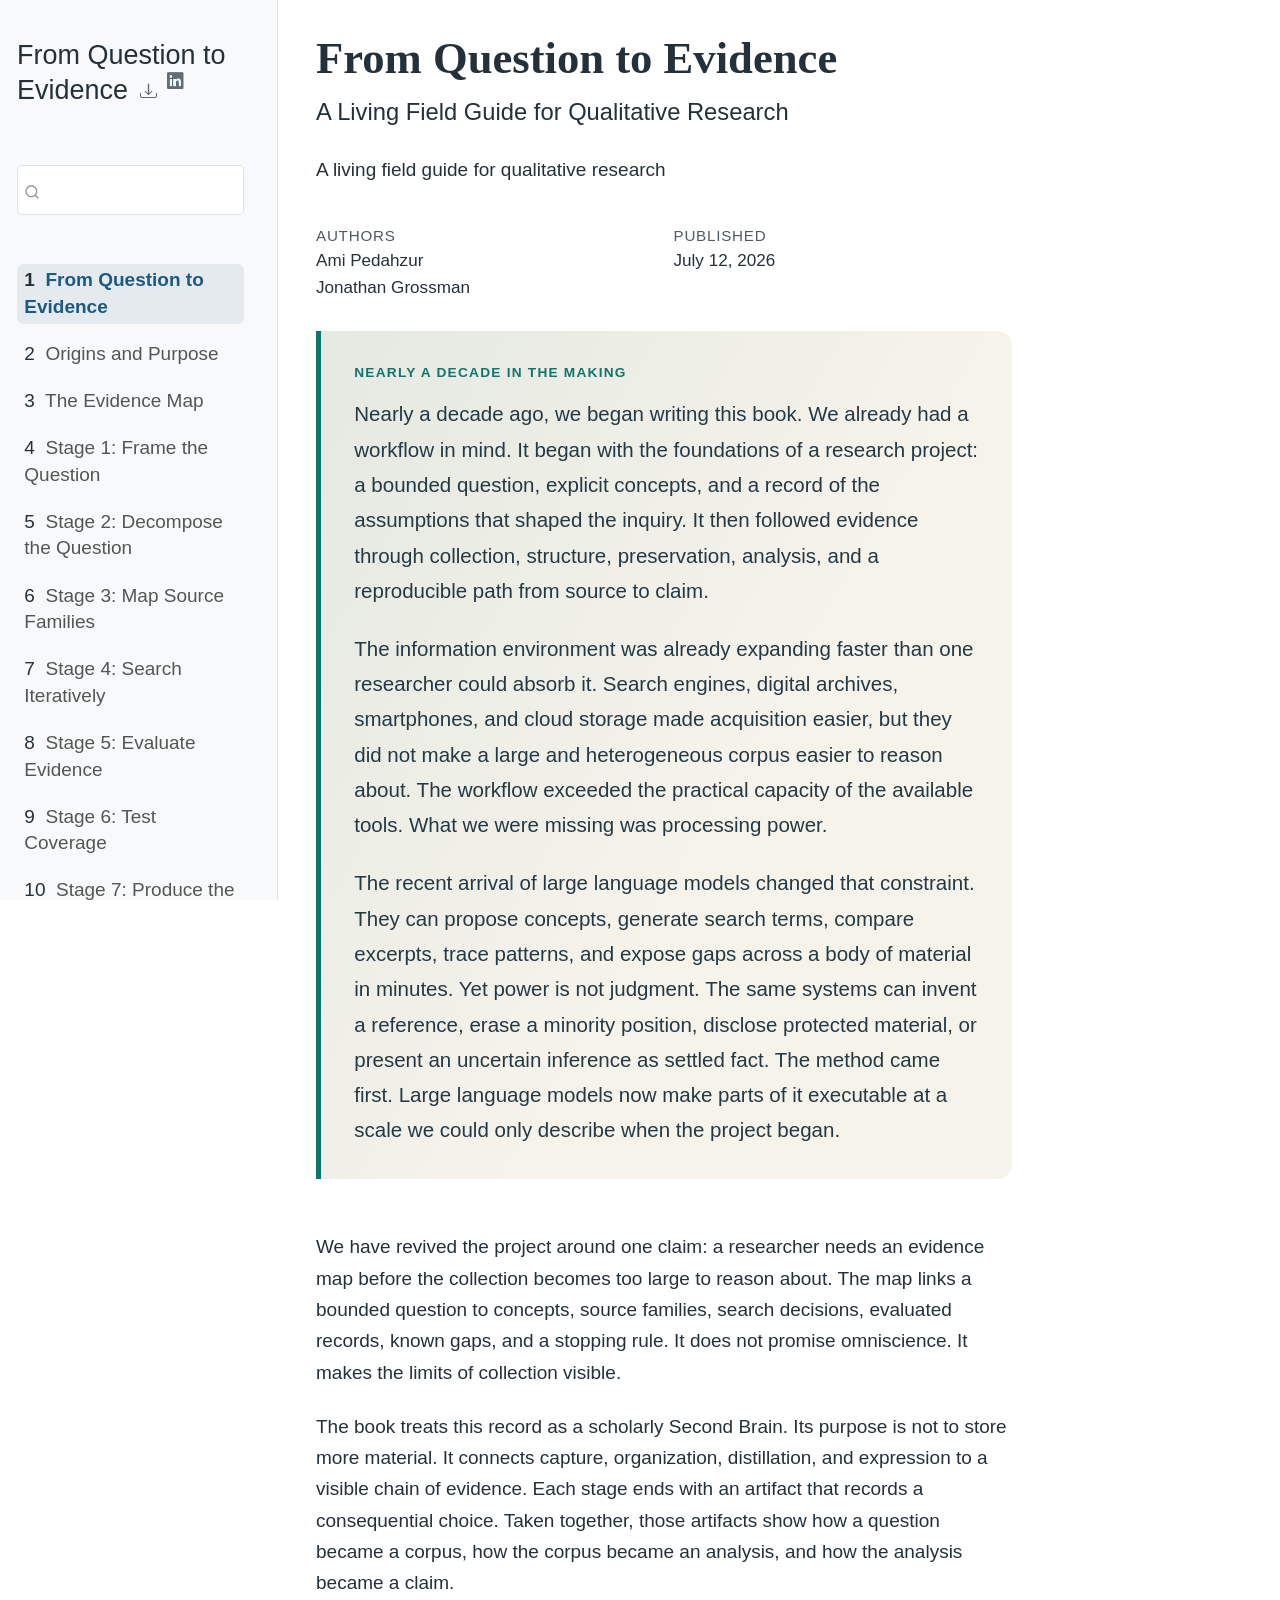
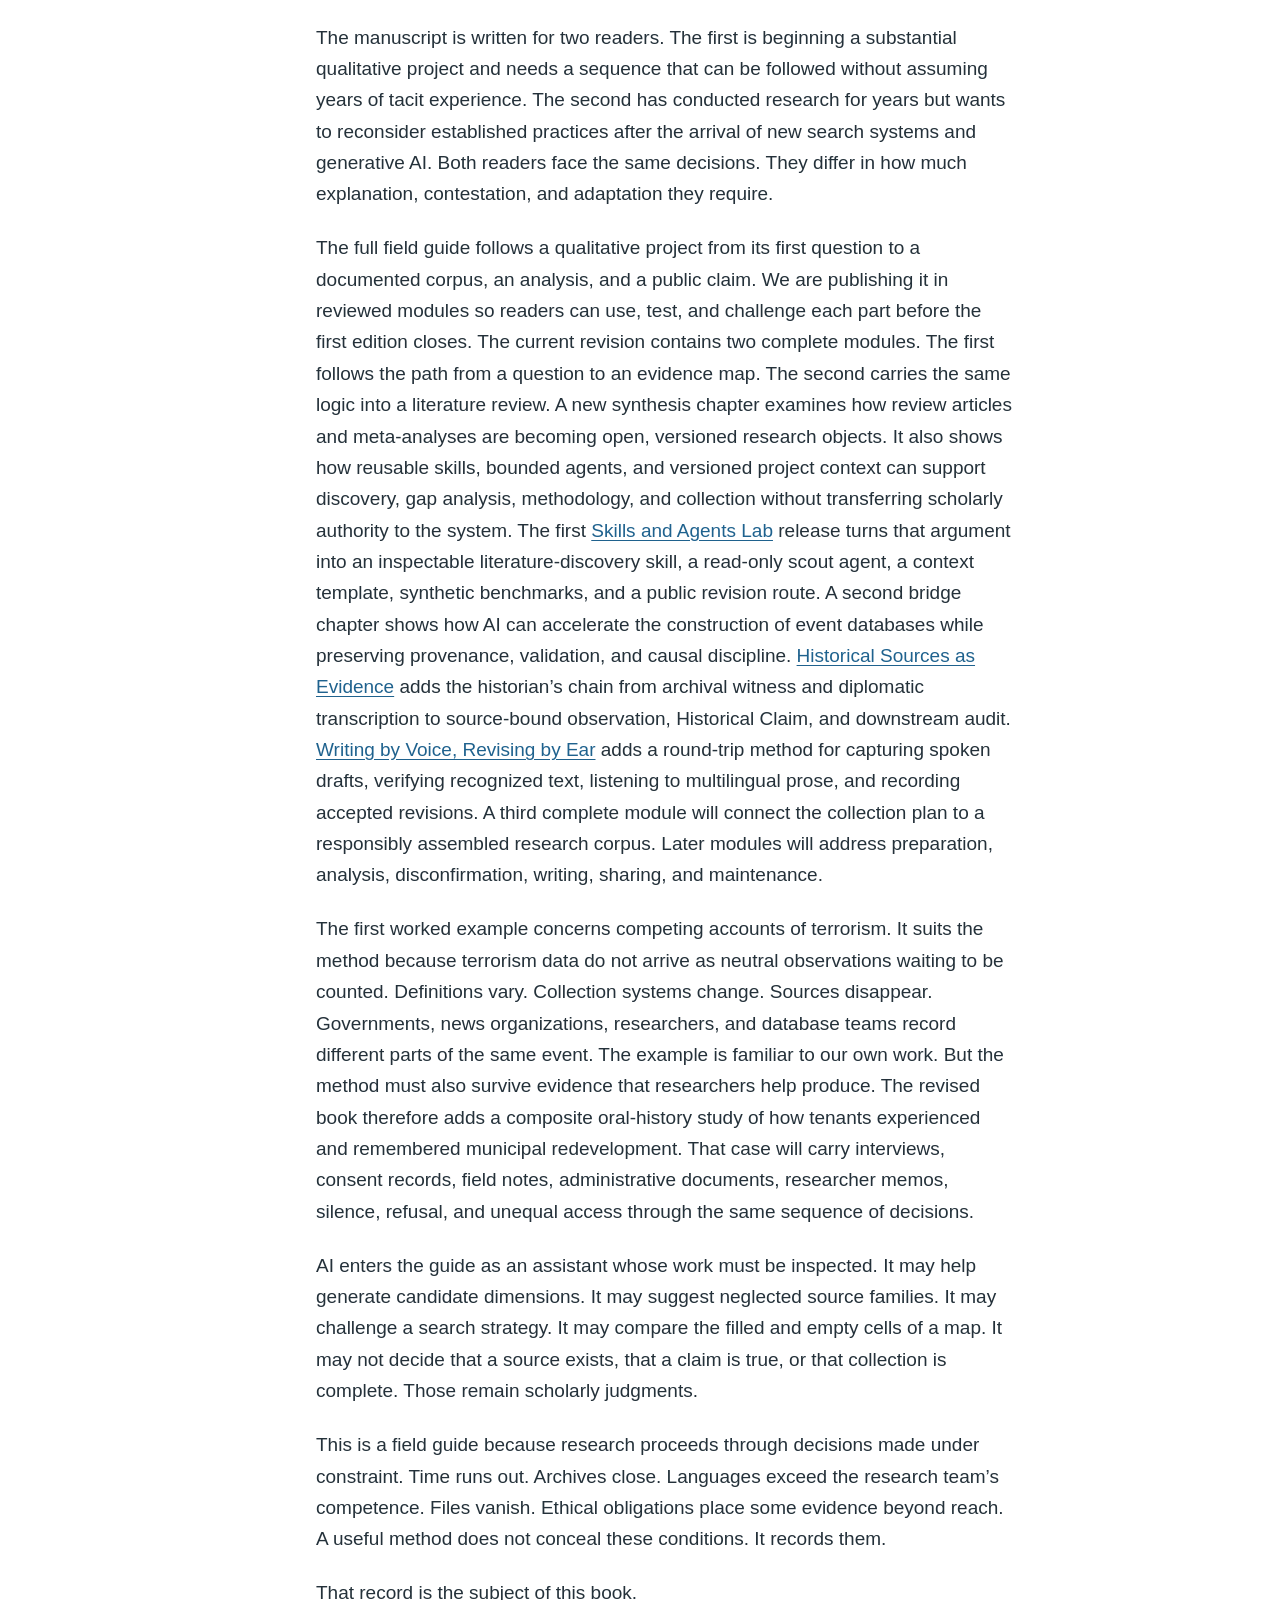
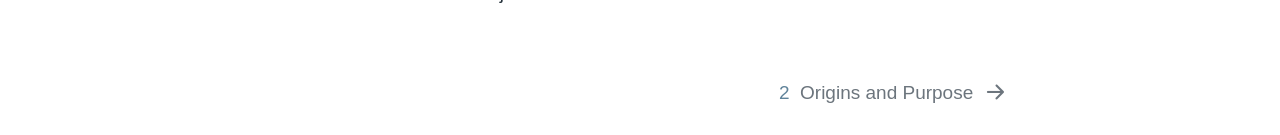
<file: field-guide/book/index.html>
<!DOCTYPE html>
<html xmlns="http://www.w3.org/1999/xhtml" lang="en" xml:lang="en"><head>

<meta charset="utf-8">
<meta name="generator" content="quarto-1.9.29">

<meta name="viewport" content="width=device-width, initial-scale=1.0, user-scalable=yes">

<meta name="author" content="Ami Pedahzur">
<meta name="author" content="Jonathan Grossman">
<meta name="dcterms.date" content="2026-07-12">
<meta name="description" content="A living field guide for qualitative research">

<title>From Question to Evidence</title>
<style>
/* Default styles provided by pandoc.
** See https://pandoc.org/MANUAL.html#variables-for-html for config info.
*/
code{white-space: pre-wrap;}
span.smallcaps{font-variant: small-caps;}
div.columns{display: flex; gap: min(4vw, 1.5em);}
div.column{flex: auto; overflow-x: auto;}
div.hanging-indent{margin-left: 1.5em; text-indent: -1.5em;}
ul.task-list{list-style: none;}
ul.task-list li input[type="checkbox"] {
  width: 0.8em;
  margin: 0 0.8em 0.2em -1em; /* quarto-specific, see https://github.com/quarto-dev/quarto-cli/issues/4556 */ 
  vertical-align: middle;
}
</style>


<script src="site_libs/quarto-nav/quarto-nav.js"></script>
<script src="site_libs/quarto-nav/headroom.min.js"></script>
<script src="site_libs/clipboard/clipboard.min.js"></script>
<script src="site_libs/quarto-search/autocomplete.umd.js"></script>
<script src="site_libs/quarto-search/fuse.min.js"></script>
<script src="site_libs/quarto-search/quarto-search.js"></script>
<meta name="quarto:offset" content="./">
<link href="./content/01-origins-and-purpose.html" rel="next">
<link href="./assets/favicon.svg" rel="icon" type="image/svg+xml">
<script src="site_libs/quarto-html/quarto.js" type="module"></script>
<script src="site_libs/quarto-html/tabsets/tabsets.js" type="module"></script>
<script src="site_libs/quarto-html/popper.min.js"></script>
<script src="site_libs/quarto-html/tippy.umd.min.js"></script>
<script src="site_libs/quarto-html/anchor.min.js"></script>
<link href="site_libs/quarto-html/tippy.css" rel="stylesheet">
<link href="site_libs/quarto-html/quarto-syntax-highlighting-dfa48a90d809c806c7ea2d5aecd9fc66.css" rel="stylesheet" id="quarto-text-highlighting-styles">
<script src="site_libs/bootstrap/bootstrap.min.js"></script>
<link href="site_libs/bootstrap/bootstrap-icons.css" rel="stylesheet">
<link href="site_libs/bootstrap/bootstrap-bcf1b9e99fa740266bb652366786c113.min.css" rel="stylesheet" append-hash="true" id="quarto-bootstrap" data-mode="light">
<script id="quarto-search-options" type="application/json">{
  "location": "sidebar",
  "copy-button": false,
  "collapse-after": 3,
  "panel-placement": "start",
  "type": "textbox",
  "limit": 50,
  "keyboard-shortcut": [
    "f",
    "/",
    "s"
  ],
  "show-item-context": false,
  "language": {
    "search-no-results-text": "No results",
    "search-matching-documents-text": "matching documents",
    "search-copy-link-title": "Copy link to search",
    "search-hide-matches-text": "Hide additional matches",
    "search-more-match-text": "more match in this document",
    "search-more-matches-text": "more matches in this document",
    "search-clear-button-title": "Clear",
    "search-text-placeholder": "",
    "search-detached-cancel-button-title": "Cancel",
    "search-submit-button-title": "Submit",
    "search-label": "Search"
  }
}</script>
<style>html{ scroll-behavior: smooth; }</style>


</head>

<body class="nav-sidebar docked quarto-light">

<div id="quarto-search-results"></div>
  <header id="quarto-header" class="headroom fixed-top">
  <nav class="quarto-secondary-nav">
    <div class="container-fluid d-flex">
      <button type="button" class="quarto-btn-toggle btn" data-bs-toggle="collapse" role="button" data-bs-target=".quarto-sidebar-collapse-item" aria-controls="quarto-sidebar" aria-expanded="false" aria-label="Toggle sidebar navigation" onclick="if (window.quartoToggleHeadroom) { window.quartoToggleHeadroom(); }">
        <i class="bi bi-layout-text-sidebar-reverse"></i>
      </button>
        <nav class="quarto-page-breadcrumbs" aria-label="breadcrumb"><ol class="breadcrumb"><li class="breadcrumb-item"><a href="./index.html"><span class="chapter-number">1</span>&nbsp; <span class="chapter-title">From Question to Evidence</span></a></li></ol></nav>
        <a class="flex-grow-1" role="navigation" data-bs-toggle="collapse" data-bs-target=".quarto-sidebar-collapse-item" aria-controls="quarto-sidebar" aria-expanded="false" aria-label="Toggle sidebar navigation" onclick="if (window.quartoToggleHeadroom) { window.quartoToggleHeadroom(); }">      
        </a>
      <button type="button" class="btn quarto-search-button" aria-label="Search" onclick="window.quartoOpenSearch();">
        <i class="bi bi-search"></i>
      </button>
    </div>
  </nav>
</header>
<!-- content -->
<div id="quarto-content" class="quarto-container page-columns page-rows-contents page-layout-article">
<!-- sidebar -->
  <nav id="quarto-sidebar" class="sidebar collapse collapse-horizontal quarto-sidebar-collapse-item sidebar-navigation docked overflow-auto">
    <div class="pt-lg-2 mt-2 text-left sidebar-header">
    <div class="sidebar-title mb-0 py-0">
      <a href="./">From Question to Evidence</a> 
        <div class="sidebar-tools-main">
    <div class="dropdown">
      <a href="" title="Download" id="quarto-navigation-tool-dropdown-0" class="quarto-navigation-tool dropdown-toggle px-1" data-bs-toggle="dropdown" aria-expanded="false" role="link" aria-label="Download"><i class="bi bi-download"></i></a>
      <ul class="dropdown-menu" aria-labelledby="quarto-navigation-tool-dropdown-0">
          <li>
            <a class="dropdown-item sidebar-tools-main-item" href="./From-Question-to-Evidence.docx">
              <i class="bi bi-file-word pe-1"></i>
            Download Docx
            </a>
          </li>
          <li>
            <a class="dropdown-item sidebar-tools-main-item" href="./From-Question-to-Evidence.pdf">
              <i class="bi bi-file-pdf pe-1"></i>
            Download PDF
            </a>
          </li>
      </ul>
    </div>
    <a href="https://www.linkedin.com/sharing/share-offsite/?url=|url|" title="LinkedIn" class="quarto-navigation-tool px-1" aria-label="LinkedIn"><i class="bi bi-linkedin"></i></a>
</div>
    </div>
      </div>
        <div class="mt-2 flex-shrink-0 align-items-center">
        <div class="sidebar-search">
        <div id="quarto-search" class="" title="Search"></div>
        </div>
        </div>
    <div class="sidebar-menu-container"> 
    <ul class="list-unstyled mt-1">
        <li class="sidebar-item">
  <div class="sidebar-item-container"> 
  <a href="./index.html" class="sidebar-item-text sidebar-link active">
 <span class="menu-text"><span class="chapter-number">1</span>&nbsp; <span class="chapter-title">From Question to Evidence</span></span></a>
  </div>
</li>
        <li class="sidebar-item">
  <div class="sidebar-item-container"> 
  <a href="./content/01-origins-and-purpose.html" class="sidebar-item-text sidebar-link">
 <span class="menu-text"><span class="chapter-number">2</span>&nbsp; <span class="chapter-title">Origins and Purpose</span></span></a>
  </div>
</li>
        <li class="sidebar-item">
  <div class="sidebar-item-container"> 
  <a href="./content/02-evidence-map-overview.html" class="sidebar-item-text sidebar-link">
 <span class="menu-text"><span class="chapter-number">3</span>&nbsp; <span class="chapter-title">The Evidence Map</span></span></a>
  </div>
</li>
        <li class="sidebar-item">
  <div class="sidebar-item-container"> 
  <a href="./content/03-frame.html" class="sidebar-item-text sidebar-link">
 <span class="menu-text"><span class="chapter-number">4</span>&nbsp; <span class="chapter-title">Stage 1: Frame the Question</span></span></a>
  </div>
</li>
        <li class="sidebar-item">
  <div class="sidebar-item-container"> 
  <a href="./content/04-decompose.html" class="sidebar-item-text sidebar-link">
 <span class="menu-text"><span class="chapter-number">5</span>&nbsp; <span class="chapter-title">Stage 2: Decompose the Question</span></span></a>
  </div>
</li>
        <li class="sidebar-item">
  <div class="sidebar-item-container"> 
  <a href="./content/05-map-source-families.html" class="sidebar-item-text sidebar-link">
 <span class="menu-text"><span class="chapter-number">6</span>&nbsp; <span class="chapter-title">Stage 3: Map Source Families</span></span></a>
  </div>
</li>
        <li class="sidebar-item">
  <div class="sidebar-item-container"> 
  <a href="./content/06-search-iteratively.html" class="sidebar-item-text sidebar-link">
 <span class="menu-text"><span class="chapter-number">7</span>&nbsp; <span class="chapter-title">Stage 4: Search Iteratively</span></span></a>
  </div>
</li>
        <li class="sidebar-item">
  <div class="sidebar-item-container"> 
  <a href="./content/07-evaluate.html" class="sidebar-item-text sidebar-link">
 <span class="menu-text"><span class="chapter-number">8</span>&nbsp; <span class="chapter-title">Stage 5: Evaluate Evidence</span></span></a>
  </div>
</li>
        <li class="sidebar-item">
  <div class="sidebar-item-container"> 
  <a href="./content/08-test-coverage.html" class="sidebar-item-text sidebar-link">
 <span class="menu-text"><span class="chapter-number">9</span>&nbsp; <span class="chapter-title">Stage 6: Test Coverage</span></span></a>
  </div>
</li>
        <li class="sidebar-item">
  <div class="sidebar-item-container"> 
  <a href="./content/09-produce-evidence-map.html" class="sidebar-item-text sidebar-link">
 <span class="menu-text"><span class="chapter-number">10</span>&nbsp; <span class="chapter-title">Stage 7: Produce the Evidence Map</span></span></a>
  </div>
</li>
        <li class="sidebar-item">
  <div class="sidebar-item-container"> 
  <a href="./content/12-literature-as-evidence.html" class="sidebar-item-text sidebar-link">
 <span class="menu-text"><span class="chapter-number">11</span>&nbsp; <span class="chapter-title">Literature as Evidence</span></span></a>
  </div>
</li>
        <li class="sidebar-item">
  <div class="sidebar-item-container"> 
  <a href="./content/13-define-review.html" class="sidebar-item-text sidebar-link">
 <span class="menu-text"><span class="chapter-number">12</span>&nbsp; <span class="chapter-title">Stage 1: Define the Review</span></span></a>
  </div>
</li>
        <li class="sidebar-item">
  <div class="sidebar-item-container"> 
  <a href="./content/14-map-concepts-vocabulary.html" class="sidebar-item-text sidebar-link">
 <span class="menu-text"><span class="chapter-number">13</span>&nbsp; <span class="chapter-title">Stage 2: Map Concepts and Vocabulary</span></span></a>
  </div>
</li>
        <li class="sidebar-item">
  <div class="sidebar-item-container"> 
  <a href="./content/15-discover-literature.html" class="sidebar-item-text sidebar-link">
 <span class="menu-text"><span class="chapter-number">14</span>&nbsp; <span class="chapter-title">Stage 3: Discover Through Multiple Routes</span></span></a>
  </div>
</li>
        <li class="sidebar-item">
  <div class="sidebar-item-container"> 
  <a href="./content/16-evaluate-literature.html" class="sidebar-item-text sidebar-link">
 <span class="menu-text"><span class="chapter-number">15</span>&nbsp; <span class="chapter-title">Stage 4: Evaluate Sources and Claims</span></span></a>
  </div>
</li>
        <li class="sidebar-item">
  <div class="sidebar-item-container"> 
  <a href="./content/17-read-annotate-compare.html" class="sidebar-item-text sidebar-link">
 <span class="menu-text"><span class="chapter-number">16</span>&nbsp; <span class="chapter-title">Stage 5: Read, Annotate, and Compare</span></span></a>
  </div>
</li>
        <li class="sidebar-item">
  <div class="sidebar-item-container"> 
  <a href="./content/18-synthesize-audit-stop.html" class="sidebar-item-text sidebar-link">
 <span class="menu-text"><span class="chapter-number">17</span>&nbsp; <span class="chapter-title">Stage 6: Synthesize, Audit, and Stop</span></span></a>
  </div>
</li>
        <li class="sidebar-item">
  <div class="sidebar-item-container"> 
  <a href="./content/19-review-articles-and-meta-analysis.html" class="sidebar-item-text sidebar-link">
 <span class="menu-text"><span class="chapter-number">18</span>&nbsp; <span class="chapter-title">Review Articles and Meta-Analysis in Transition</span></span></a>
  </div>
</li>
        <li class="sidebar-item">
  <div class="sidebar-item-container"> 
  <a href="./content/19-building-event-databases-with-ai.html" class="sidebar-item-text sidebar-link">
 <span class="menu-text"><span class="chapter-number">19</span>&nbsp; <span class="chapter-title">Building Event Databases with AI</span></span></a>
  </div>
</li>
        <li class="sidebar-item">
  <div class="sidebar-item-container"> 
  <a href="./content/20-historical-sources-as-evidence.html" class="sidebar-item-text sidebar-link">
 <span class="menu-text"><span class="chapter-number">20</span>&nbsp; <span class="chapter-title">Historical Sources as Evidence</span></span></a>
  </div>
</li>
        <li class="sidebar-item">
  <div class="sidebar-item-container"> 
  <a href="./content/19-ai-research-integrity.html" class="sidebar-item-text sidebar-link">
 <span class="menu-text"><span class="chapter-number">21</span>&nbsp; <span class="chapter-title">AI and Research Integrity</span></span></a>
  </div>
</li>
        <li class="sidebar-item">
  <div class="sidebar-item-container"> 
  <a href="./content/20-pkm-and-ai-research-infrastructure.html" class="sidebar-item-text sidebar-link">
 <span class="menu-text"><span class="chapter-number">22</span>&nbsp; <span class="chapter-title">From Notes to Research Infrastructure</span></span></a>
  </div>
</li>
        <li class="sidebar-item">
  <div class="sidebar-item-container"> 
  <a href="./content/21-writing-by-voice-revising-by-ear.html" class="sidebar-item-text sidebar-link">
 <span class="menu-text"><span class="chapter-number">23</span>&nbsp; <span class="chapter-title">Writing by Voice, Revising by Ear</span></span></a>
  </div>
</li>
        <li class="sidebar-item">
  <div class="sidebar-item-container"> 
  <a href="./content/skills-and-agents-lab.html" class="sidebar-item-text sidebar-link">
 <span class="menu-text"><span class="chapter-number">24</span>&nbsp; <span class="chapter-title">Skills and Agents Lab</span></span></a>
  </div>
</li>
        <li class="sidebar-item">
  <div class="sidebar-item-container"> 
  <a href="./content/20-next-steps.html" class="sidebar-item-text sidebar-link">
 <span class="menu-text"><span class="chapter-number">25</span>&nbsp; <span class="chapter-title">Building the Full Field Guide</span></span></a>
  </div>
</li>
        <li class="sidebar-item">
  <div class="sidebar-item-container"> 
  <a href="./content/references.html" class="sidebar-item-text sidebar-link">
 <span class="menu-text"><span class="chapter-number">26</span>&nbsp; <span class="chapter-title">References</span></span></a>
  </div>
</li>
    </ul>
    </div>
</nav>
<div id="quarto-sidebar-glass" class="quarto-sidebar-collapse-item" data-bs-toggle="collapse" data-bs-target=".quarto-sidebar-collapse-item"></div>
<!-- margin-sidebar -->
    <div id="quarto-margin-sidebar" class="sidebar margin-sidebar zindex-bottom">
        
    </div>
<!-- main -->
<main class="content" id="quarto-document-content">

<header id="title-block-header" class="quarto-title-block default">
<div class="quarto-title">
<h1 class="title">From Question to Evidence</h1>
<p class="subtitle lead">A Living Field Guide for Qualitative Research</p>
</div>

<div>
  <div class="description">
    A living field guide for qualitative research
  </div>
</div>


<div class="quarto-title-meta">

    <div>
    <div class="quarto-title-meta-heading">Authors</div>
    <div class="quarto-title-meta-contents">
             <p>Ami Pedahzur </p>
             <p>Jonathan Grossman </p>
          </div>
  </div>
    
    <div>
    <div class="quarto-title-meta-heading">Published</div>
    <div class="quarto-title-meta-contents">
      <p class="date">July 12, 2026</p>
    </div>
  </div>
  
    
  </div>
  


</header>


<div class="opening-deck">
<p>Nearly a decade ago, we began writing this book. We already had a workflow in mind. It began with the foundations of a research project: a bounded question, explicit concepts, and a record of the assumptions that shaped the inquiry. It then followed evidence through collection, structure, preservation, analysis, and a reproducible path from source to claim.</p>
<p>The information environment was already expanding faster than one researcher could absorb it. Search engines, digital archives, smartphones, and cloud storage made acquisition easier, but they did not make a large and heterogeneous corpus easier to reason about. The workflow exceeded the practical capacity of the available tools. What we were missing was processing power.</p>
<p>The recent arrival of large language models changed that constraint. They can propose concepts, generate search terms, compare excerpts, trace patterns, and expose gaps across a body of material in minutes. Yet power is not judgment. The same systems can invent a reference, erase a minority position, disclose protected material, or present an uncertain inference as settled fact. The method came first. Large language models now make parts of it executable at a scale we could only describe when the project began.</p>
</div>
<p>We have revived the project around one claim: a researcher needs an evidence map before the collection becomes too large to reason about. The map links a bounded question to concepts, source families, search decisions, evaluated records, known gaps, and a stopping rule. It does not promise omniscience. It makes the limits of collection visible.</p>
<p>The book treats this record as a scholarly Second Brain. Its purpose is not to store more material. It connects capture, organization, distillation, and expression to a visible chain of evidence. Each stage ends with an artifact that records a consequential choice. Taken together, those artifacts show how a question became a corpus, how the corpus became an analysis, and how the analysis became a claim.</p>
<p>The manuscript is written for two readers. The first is beginning a substantial qualitative project and needs a sequence that can be followed without assuming years of tacit experience. The second has conducted research for years but wants to reconsider established practices after the arrival of new search systems and generative AI. Both readers face the same decisions. They differ in how much explanation, contestation, and adaptation they require.</p>
<p>The full field guide follows a qualitative project from its first question to a documented corpus, an analysis, and a public claim. We are publishing it in reviewed modules so readers can use, test, and challenge each part before the first edition closes. The current revision contains two complete modules. The first follows the path from a question to an evidence map. The second carries the same logic into a literature review. A new synthesis chapter examines how review articles and meta-analyses are becoming open, versioned research objects. It also shows how reusable skills, bounded agents, and versioned project context can support discovery, gap analysis, methodology, and collection without transferring scholarly authority to the system. The first <a href="./content/skills-and-agents-lab.html">Skills and Agents Lab</a> release turns that argument into an inspectable literature-discovery skill, a read-only scout agent, a context template, synthetic benchmarks, and a public revision route. A second bridge chapter shows how AI can accelerate the construction of event databases while preserving provenance, validation, and causal discipline. <a href="./content/20-historical-sources-as-evidence.html">Historical Sources as Evidence</a> adds the historian’s chain from archival witness and diplomatic transcription to source-bound observation, Historical Claim, and downstream audit. <a href="./content/21-writing-by-voice-revising-by-ear.html">Writing by Voice, Revising by Ear</a> adds a round-trip method for capturing spoken drafts, verifying recognized text, listening to multilingual prose, and recording accepted revisions. A third complete module will connect the collection plan to a responsibly assembled research corpus. Later modules will address preparation, analysis, disconfirmation, writing, sharing, and maintenance.</p>
<p>The first worked example concerns competing accounts of terrorism. It suits the method because terrorism data do not arrive as neutral observations waiting to be counted. Definitions vary. Collection systems change. Sources disappear. Governments, news organizations, researchers, and database teams record different parts of the same event. The example is familiar to our own work. But the method must also survive evidence that researchers help produce. The revised book therefore adds a composite oral-history study of how tenants experienced and remembered municipal redevelopment. That case will carry interviews, consent records, field notes, administrative documents, researcher memos, silence, refusal, and unequal access through the same sequence of decisions.</p>
<p>AI enters the guide as an assistant whose work must be inspected. It may help generate candidate dimensions. It may suggest neglected source families. It may challenge a search strategy. It may compare the filled and empty cells of a map. It may not decide that a source exists, that a claim is true, or that collection is complete. Those remain scholarly judgments.</p>
<p>This is a field guide because research proceeds through decisions made under constraint. Time runs out. Archives close. Languages exceed the research team’s competence. Files vanish. Ethical obligations place some evidence beyond reach. A useful method does not conceal these conditions. It records them.</p>
<p>That record is the subject of this book.</p>



</main> <!-- /main -->
<script>
(() => {
  if (!document.querySelector("[data-evidence-map-pilot]")) return;
  const offset = document.querySelector('meta[name="quarto:offset"]')?.content || "";
  const script = document.createElement("script");
  script.src = `${offset}assets/evidence-map-pilot.js`;
  script.defer = true;
  document.body.append(script);
})();
</script>
<script id="quarto-html-after-body" type="application/javascript">
  window.document.addEventListener("DOMContentLoaded", function (event) {
    const icon = "";
    const anchorJS = new window.AnchorJS();
    anchorJS.options = {
      placement: 'right',
      icon: icon
    };
    anchorJS.add('.anchored');
    const isCodeAnnotation = (el) => {
      for (const clz of el.classList) {
        if (clz.startsWith('code-annotation-')) {                     
          return true;
        }
      }
      return false;
    }
    const onCopySuccess = function(e) {
      // button target
      const button = e.trigger;
      // don't keep focus
      button.blur();
      // flash "checked"
      button.classList.add('code-copy-button-checked');
      var currentTitle = button.getAttribute("title");
      button.setAttribute("title", "Copied!");
      let tooltip;
      if (window.bootstrap) {
        button.setAttribute("data-bs-toggle", "tooltip");
        button.setAttribute("data-bs-placement", "left");
        button.setAttribute("data-bs-title", "Copied!");
        tooltip = new bootstrap.Tooltip(button, 
          { trigger: "manual", 
            customClass: "code-copy-button-tooltip",
            offset: [0, -8]});
        tooltip.show();    
      }
      setTimeout(function() {
        if (tooltip) {
          tooltip.hide();
          button.removeAttribute("data-bs-title");
          button.removeAttribute("data-bs-toggle");
          button.removeAttribute("data-bs-placement");
        }
        button.setAttribute("title", currentTitle);
        button.classList.remove('code-copy-button-checked');
      }, 1000);
      // clear code selection
      e.clearSelection();
    }
    const getTextToCopy = function(trigger) {
      const outerScaffold = trigger.parentElement.cloneNode(true);
      const codeEl = outerScaffold.querySelector('code');
      for (const childEl of codeEl.children) {
        if (isCodeAnnotation(childEl)) {
          childEl.remove();
        }
      }
      return codeEl.innerText;
    }
    const clipboard = new window.ClipboardJS('.code-copy-button:not([data-in-quarto-modal])', {
      text: getTextToCopy
    });
    clipboard.on('success', onCopySuccess);
    if (window.document.getElementById('quarto-embedded-source-code-modal')) {
      const clipboardModal = new window.ClipboardJS('.code-copy-button[data-in-quarto-modal]', {
        text: getTextToCopy,
        container: window.document.getElementById('quarto-embedded-source-code-modal')
      });
      clipboardModal.on('success', onCopySuccess);
    }
      var localhostRegex = new RegExp(/^(?:http|https):\/\/localhost\:?[0-9]*\//);
      var mailtoRegex = new RegExp(/^mailto:/);
        var filterRegex = new RegExp('/' + window.location.host + '/');
      var isInternal = (href) => {
          return filterRegex.test(href) || localhostRegex.test(href) || mailtoRegex.test(href);
      }
      // Inspect non-navigation links and adorn them if external
     var links = window.document.querySelectorAll('a[href]:not(.nav-link):not(.navbar-brand):not(.toc-action):not(.sidebar-link):not(.sidebar-item-toggle):not(.pagination-link):not(.no-external):not([aria-hidden]):not(.dropdown-item):not(.quarto-navigation-tool):not(.about-link)');
      for (var i=0; i<links.length; i++) {
        const link = links[i];
        if (!isInternal(link.href)) {
          // undo the damage that might have been done by quarto-nav.js in the case of
          // links that we want to consider external
          if (link.dataset.originalHref !== undefined) {
            link.href = link.dataset.originalHref;
          }
            // target, if specified
            link.setAttribute("target", "_blank");
            if (link.getAttribute("rel") === null) {
              link.setAttribute("rel", "noopener");
            }
        }
      }
    function tippyHover(el, contentFn, onTriggerFn, onUntriggerFn) {
      const config = {
        allowHTML: true,
        maxWidth: 500,
        delay: 100,
        arrow: false,
        appendTo: function(el) {
            return el.parentElement;
        },
        interactive: true,
        interactiveBorder: 10,
        theme: 'quarto',
        placement: 'bottom-start',
      };
      if (contentFn) {
        config.content = contentFn;
      }
      if (onTriggerFn) {
        config.onTrigger = onTriggerFn;
      }
      if (onUntriggerFn) {
        config.onUntrigger = onUntriggerFn;
      }
      window.tippy(el, config); 
    }
    const noterefs = window.document.querySelectorAll('a[role="doc-noteref"]');
    for (var i=0; i<noterefs.length; i++) {
      const ref = noterefs[i];
      tippyHover(ref, function() {
        // use id or data attribute instead here
        let href = ref.getAttribute('data-footnote-href') || ref.getAttribute('href');
        try { href = new URL(href).hash; } catch {}
        const id = href.replace(/^#\/?/, "");
        const note = window.document.getElementById(id);
        if (note) {
          return note.innerHTML;
        } else {
          return "";
        }
      });
    }
    const xrefs = window.document.querySelectorAll('a.quarto-xref');
    const processXRef = (id, note) => {
      // Strip column container classes
      const stripColumnClz = (el) => {
        el.classList.remove("page-full", "page-columns");
        if (el.children) {
          for (const child of el.children) {
            stripColumnClz(child);
          }
        }
      }
      stripColumnClz(note)
      if (id === null || id.startsWith('sec-')) {
        // Special case sections, only their first couple elements
        const container = document.createElement("div");
        if (note.children && note.children.length > 2) {
          container.appendChild(note.children[0].cloneNode(true));
          for (let i = 1; i < note.children.length; i++) {
            const child = note.children[i];
            if (child.tagName === "P" && child.innerText === "") {
              continue;
            } else {
              container.appendChild(child.cloneNode(true));
              break;
            }
          }
          if (window.Quarto?.typesetMath) {
            window.Quarto.typesetMath(container);
          }
          return container.innerHTML
        } else {
          if (window.Quarto?.typesetMath) {
            window.Quarto.typesetMath(note);
          }
          return note.innerHTML;
        }
      } else {
        // Remove any anchor links if they are present
        const anchorLink = note.querySelector('a.anchorjs-link');
        if (anchorLink) {
          anchorLink.remove();
        }
        if (window.Quarto?.typesetMath) {
          window.Quarto.typesetMath(note);
        }
        if (note.classList.contains("callout")) {
          return note.outerHTML;
        } else {
          return note.innerHTML;
        }
      }
    }
    for (var i=0; i<xrefs.length; i++) {
      const xref = xrefs[i];
      tippyHover(xref, undefined, function(instance) {
        instance.disable();
        let url = xref.getAttribute('href');
        let hash = undefined; 
        if (url.startsWith('#')) {
          hash = url;
        } else {
          try { hash = new URL(url).hash; } catch {}
        }
        if (hash) {
          const id = hash.replace(/^#\/?/, "");
          const note = window.document.getElementById(id);
          if (note !== null) {
            try {
              const html = processXRef(id, note.cloneNode(true));
              instance.setContent(html);
            } finally {
              instance.enable();
              instance.show();
            }
          } else {
            // See if we can fetch this
            fetch(url.split('#')[0])
            .then(res => res.text())
            .then(html => {
              const parser = new DOMParser();
              const htmlDoc = parser.parseFromString(html, "text/html");
              const note = htmlDoc.getElementById(id);
              if (note !== null) {
                const html = processXRef(id, note);
                instance.setContent(html);
              } 
            }).finally(() => {
              instance.enable();
              instance.show();
            });
          }
        } else {
          // See if we can fetch a full url (with no hash to target)
          // This is a special case and we should probably do some content thinning / targeting
          fetch(url)
          .then(res => res.text())
          .then(html => {
            const parser = new DOMParser();
            const htmlDoc = parser.parseFromString(html, "text/html");
            const note = htmlDoc.querySelector('main.content');
            if (note !== null) {
              // This should only happen for chapter cross references
              // (since there is no id in the URL)
              // remove the first header
              if (note.children.length > 0 && note.children[0].tagName === "HEADER") {
                note.children[0].remove();
              }
              const html = processXRef(null, note);
              instance.setContent(html);
            } 
          }).finally(() => {
            instance.enable();
            instance.show();
          });
        }
      }, function(instance) {
      });
    }
        let selectedAnnoteEl;
        const selectorForAnnotation = ( cell, annotation) => {
          let cellAttr = 'data-code-cell="' + cell + '"';
          let lineAttr = 'data-code-annotation="' +  annotation + '"';
          const selector = 'span[' + cellAttr + '][' + lineAttr + ']';
          return selector;
        }
        const selectCodeLines = (annoteEl) => {
          const doc = window.document;
          const targetCell = annoteEl.getAttribute("data-target-cell");
          const targetAnnotation = annoteEl.getAttribute("data-target-annotation");
          const annoteSpan = window.document.querySelector(selectorForAnnotation(targetCell, targetAnnotation));
          const lines = annoteSpan.getAttribute("data-code-lines").split(",");
          const lineIds = lines.map((line) => {
            return targetCell + "-" + line;
          })
          let top = null;
          let height = null;
          let parent = null;
          if (lineIds.length > 0) {
              //compute the position of the single el (top and bottom and make a div)
              const el = window.document.getElementById(lineIds[0]);
              top = el.offsetTop;
              height = el.offsetHeight;
              parent = el.parentElement.parentElement;
            if (lineIds.length > 1) {
              const lastEl = window.document.getElementById(lineIds[lineIds.length - 1]);
              const bottom = lastEl.offsetTop + lastEl.offsetHeight;
              height = bottom - top;
            }
            if (top !== null && height !== null && parent !== null) {
              // cook up a div (if necessary) and position it 
              let div = window.document.getElementById("code-annotation-line-highlight");
              if (div === null) {
                div = window.document.createElement("div");
                div.setAttribute("id", "code-annotation-line-highlight");
                div.style.position = 'absolute';
                parent.appendChild(div);
              }
              div.style.top = top - 2 + "px";
              div.style.height = height + 4 + "px";
              div.style.left = 0;
              let gutterDiv = window.document.getElementById("code-annotation-line-highlight-gutter");
              if (gutterDiv === null) {
                gutterDiv = window.document.createElement("div");
                gutterDiv.setAttribute("id", "code-annotation-line-highlight-gutter");
                gutterDiv.style.position = 'absolute';
                const codeCell = window.document.getElementById(targetCell);
                const gutter = codeCell.querySelector('.code-annotation-gutter');
                gutter.appendChild(gutterDiv);
              }
              gutterDiv.style.top = top - 2 + "px";
              gutterDiv.style.height = height + 4 + "px";
            }
            selectedAnnoteEl = annoteEl;
          }
        };
        const unselectCodeLines = () => {
          const elementsIds = ["code-annotation-line-highlight", "code-annotation-line-highlight-gutter"];
          elementsIds.forEach((elId) => {
            const div = window.document.getElementById(elId);
            if (div) {
              div.remove();
            }
          });
          selectedAnnoteEl = undefined;
        };
          // Handle positioning of the toggle
      window.addEventListener(
        "resize",
        throttle(() => {
          elRect = undefined;
          if (selectedAnnoteEl) {
            selectCodeLines(selectedAnnoteEl);
          }
        }, 10)
      );
      function throttle(fn, ms) {
      let throttle = false;
      let timer;
        return (...args) => {
          if(!throttle) { // first call gets through
              fn.apply(this, args);
              throttle = true;
          } else { // all the others get throttled
              if(timer) clearTimeout(timer); // cancel #2
              timer = setTimeout(() => {
                fn.apply(this, args);
                timer = throttle = false;
              }, ms);
          }
        };
      }
        // Attach click handler to the DT
        const annoteDls = window.document.querySelectorAll('dt[data-target-cell]');
        for (const annoteDlNode of annoteDls) {
          annoteDlNode.addEventListener('click', (event) => {
            const clickedEl = event.target;
            if (clickedEl !== selectedAnnoteEl) {
              unselectCodeLines();
              const activeEl = window.document.querySelector('dt[data-target-cell].code-annotation-active');
              if (activeEl) {
                activeEl.classList.remove('code-annotation-active');
              }
              selectCodeLines(clickedEl);
              clickedEl.classList.add('code-annotation-active');
            } else {
              // Unselect the line
              unselectCodeLines();
              clickedEl.classList.remove('code-annotation-active');
            }
          });
        }
    const findCites = (el) => {
      const parentEl = el.parentElement;
      if (parentEl) {
        const cites = parentEl.dataset.cites;
        if (cites) {
          return {
            el,
            cites: cites.split(' ')
          };
        } else {
          return findCites(el.parentElement)
        }
      } else {
        return undefined;
      }
    };
    var bibliorefs = window.document.querySelectorAll('a[role="doc-biblioref"]');
    for (var i=0; i<bibliorefs.length; i++) {
      const ref = bibliorefs[i];
      const citeInfo = findCites(ref);
      if (citeInfo) {
        tippyHover(citeInfo.el, function() {
          var popup = window.document.createElement('div');
          citeInfo.cites.forEach(function(cite) {
            var citeDiv = window.document.createElement('div');
            citeDiv.classList.add('hanging-indent');
            citeDiv.classList.add('csl-entry');
            var biblioDiv = window.document.getElementById('ref-' + cite);
            if (biblioDiv) {
              citeDiv.innerHTML = biblioDiv.innerHTML;
            }
            popup.appendChild(citeDiv);
          });
          return popup.innerHTML;
        });
      }
    }
  });
  </script>
<nav class="page-navigation">
  <div class="nav-page nav-page-previous">
  </div>
  <div class="nav-page nav-page-next">
      <a href="./content/01-origins-and-purpose.html" class="pagination-link" aria-label="Origins and Purpose">
        <span class="nav-page-text"><span class="chapter-number">2</span>&nbsp; <span class="chapter-title">Origins and Purpose</span></span> <i class="bi bi-arrow-right-short"></i>
      </a>
  </div>
</nav>
</div> <!-- /content -->




<script src="site_libs/quarto-html/zenscroll-min.js"></script>
</body></html>
</file>
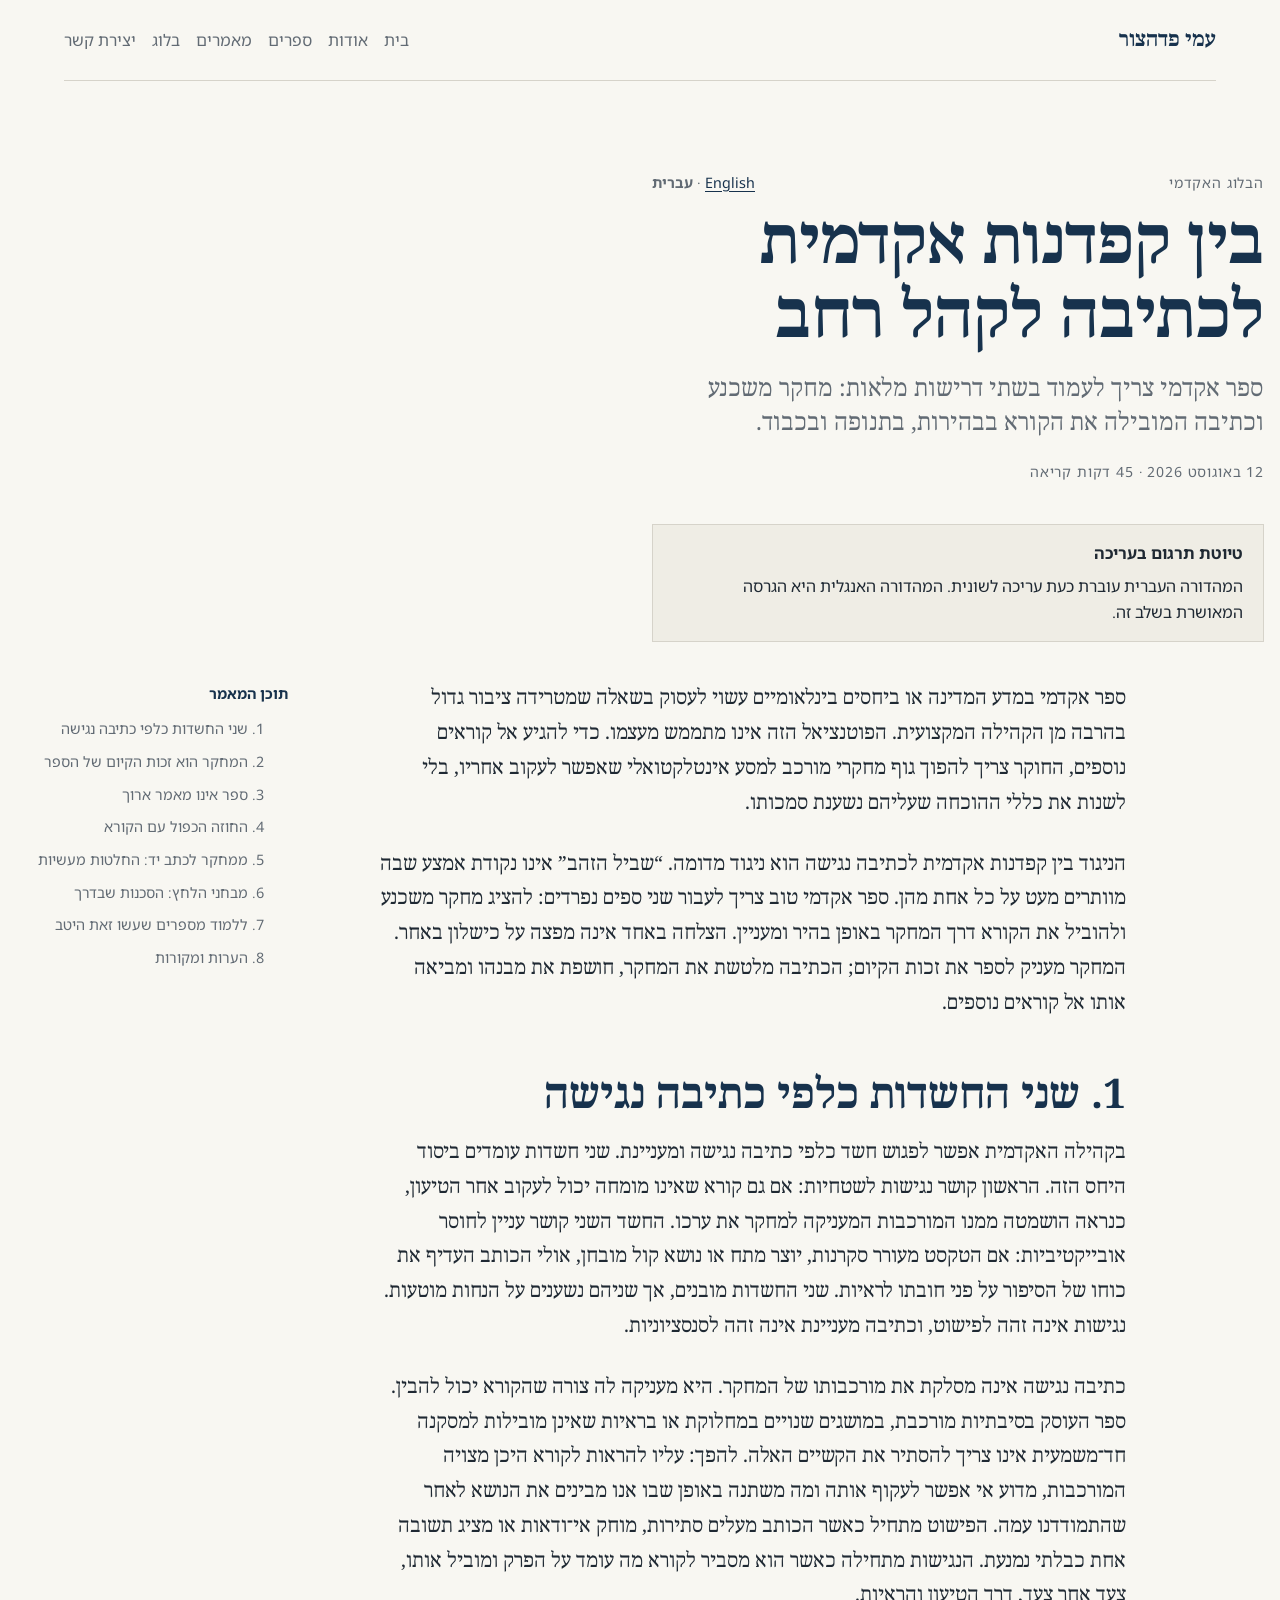
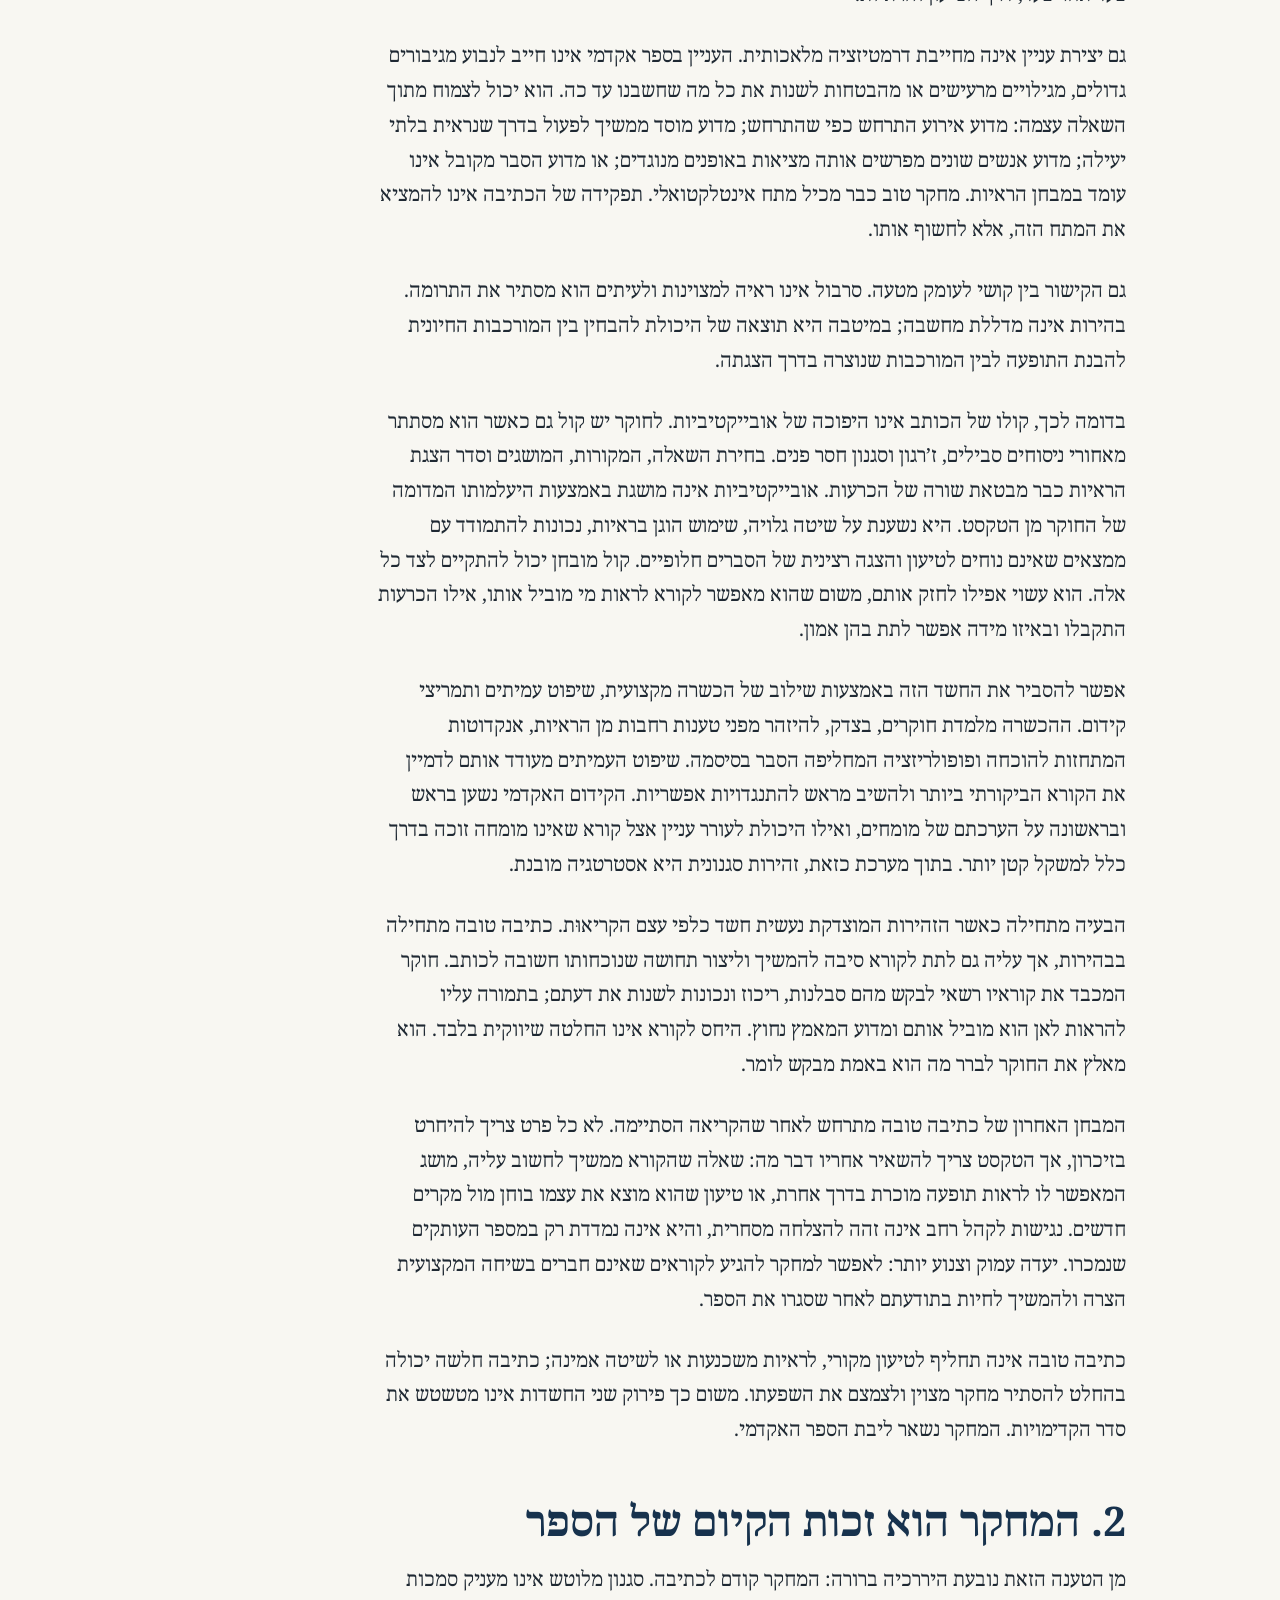
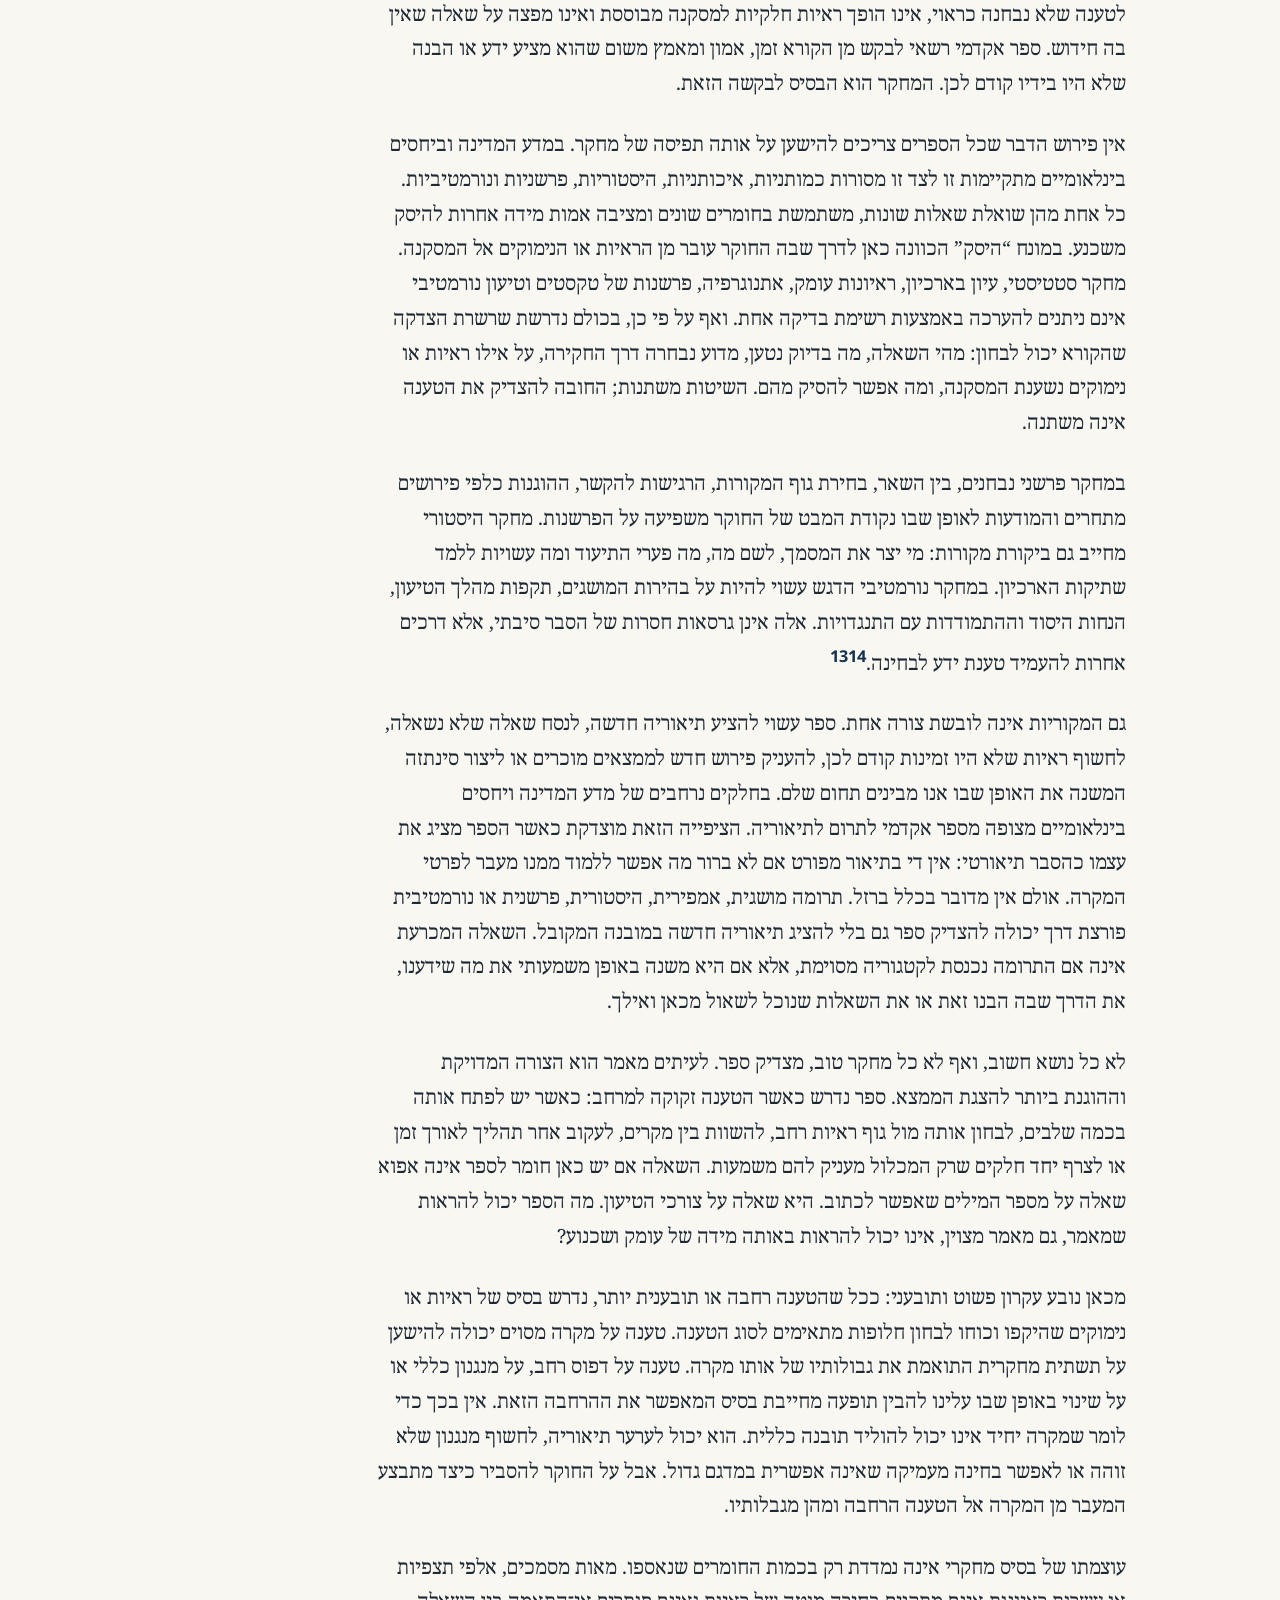
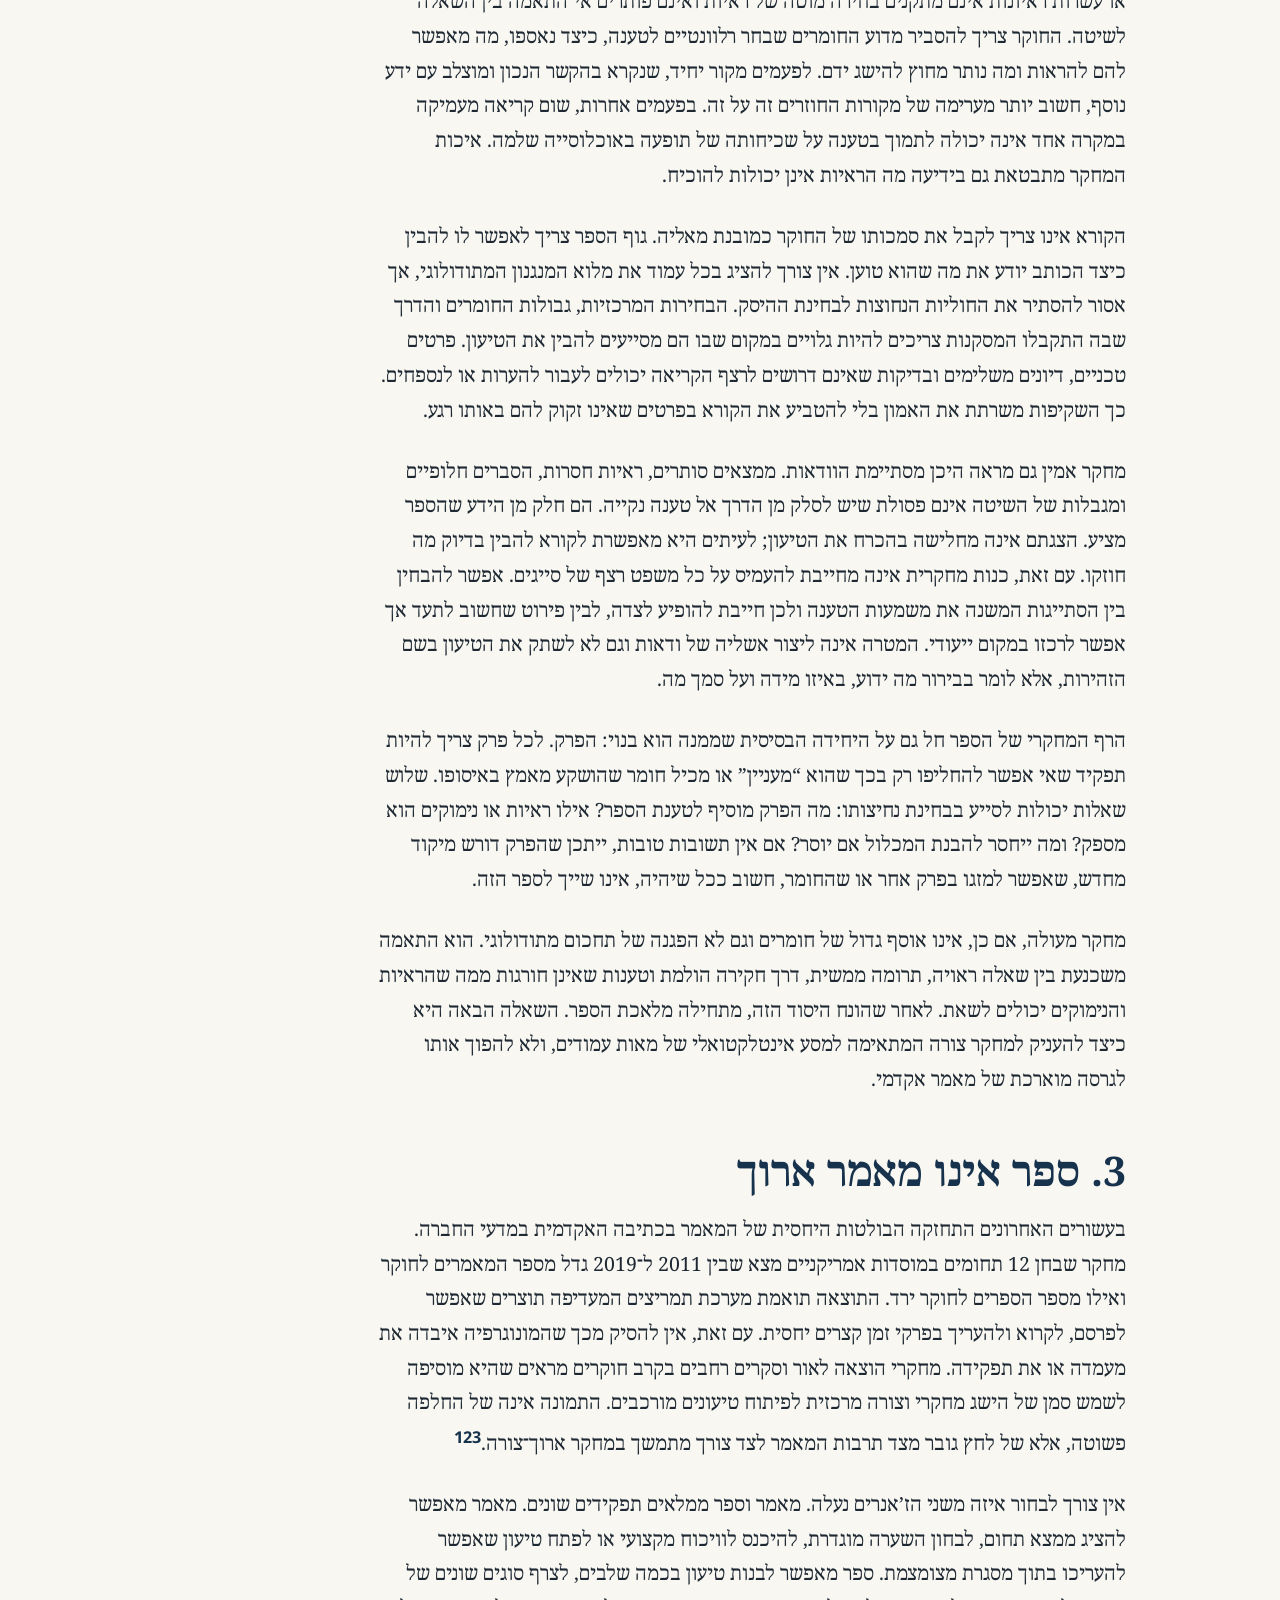
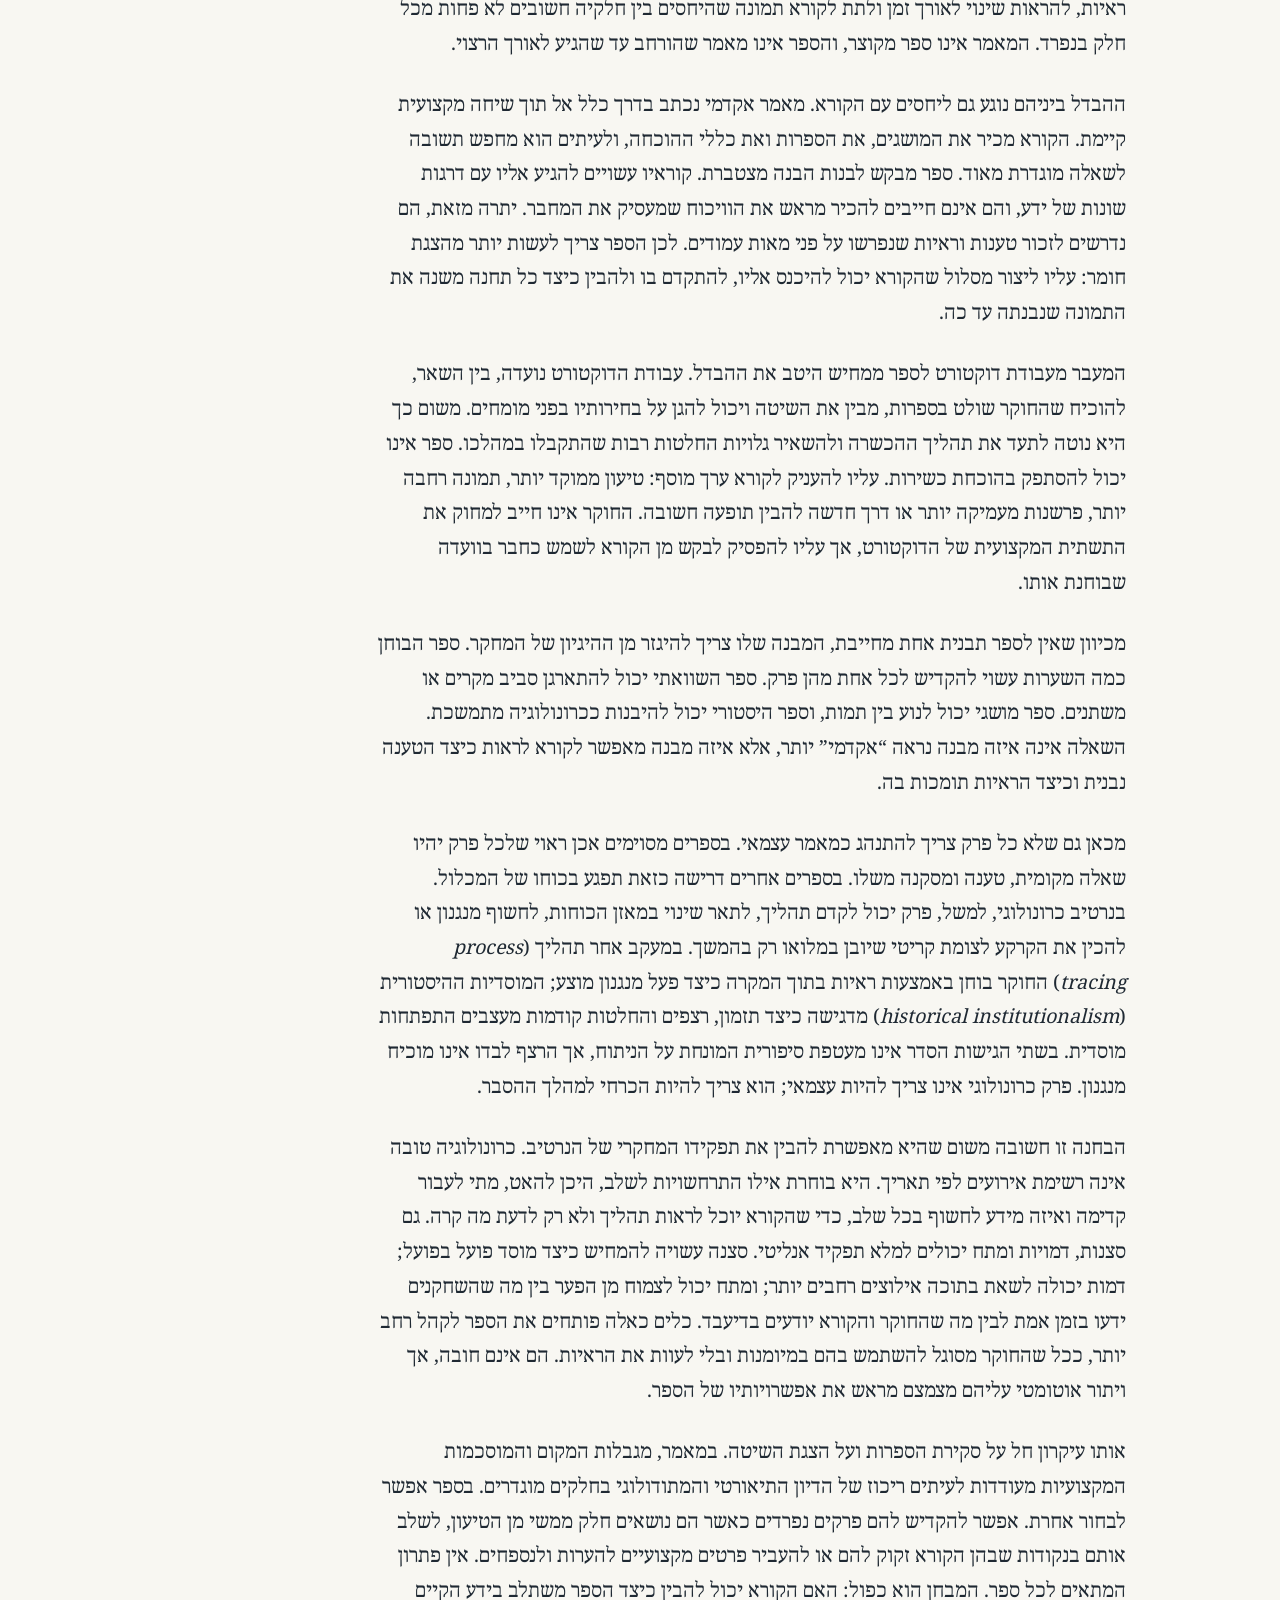
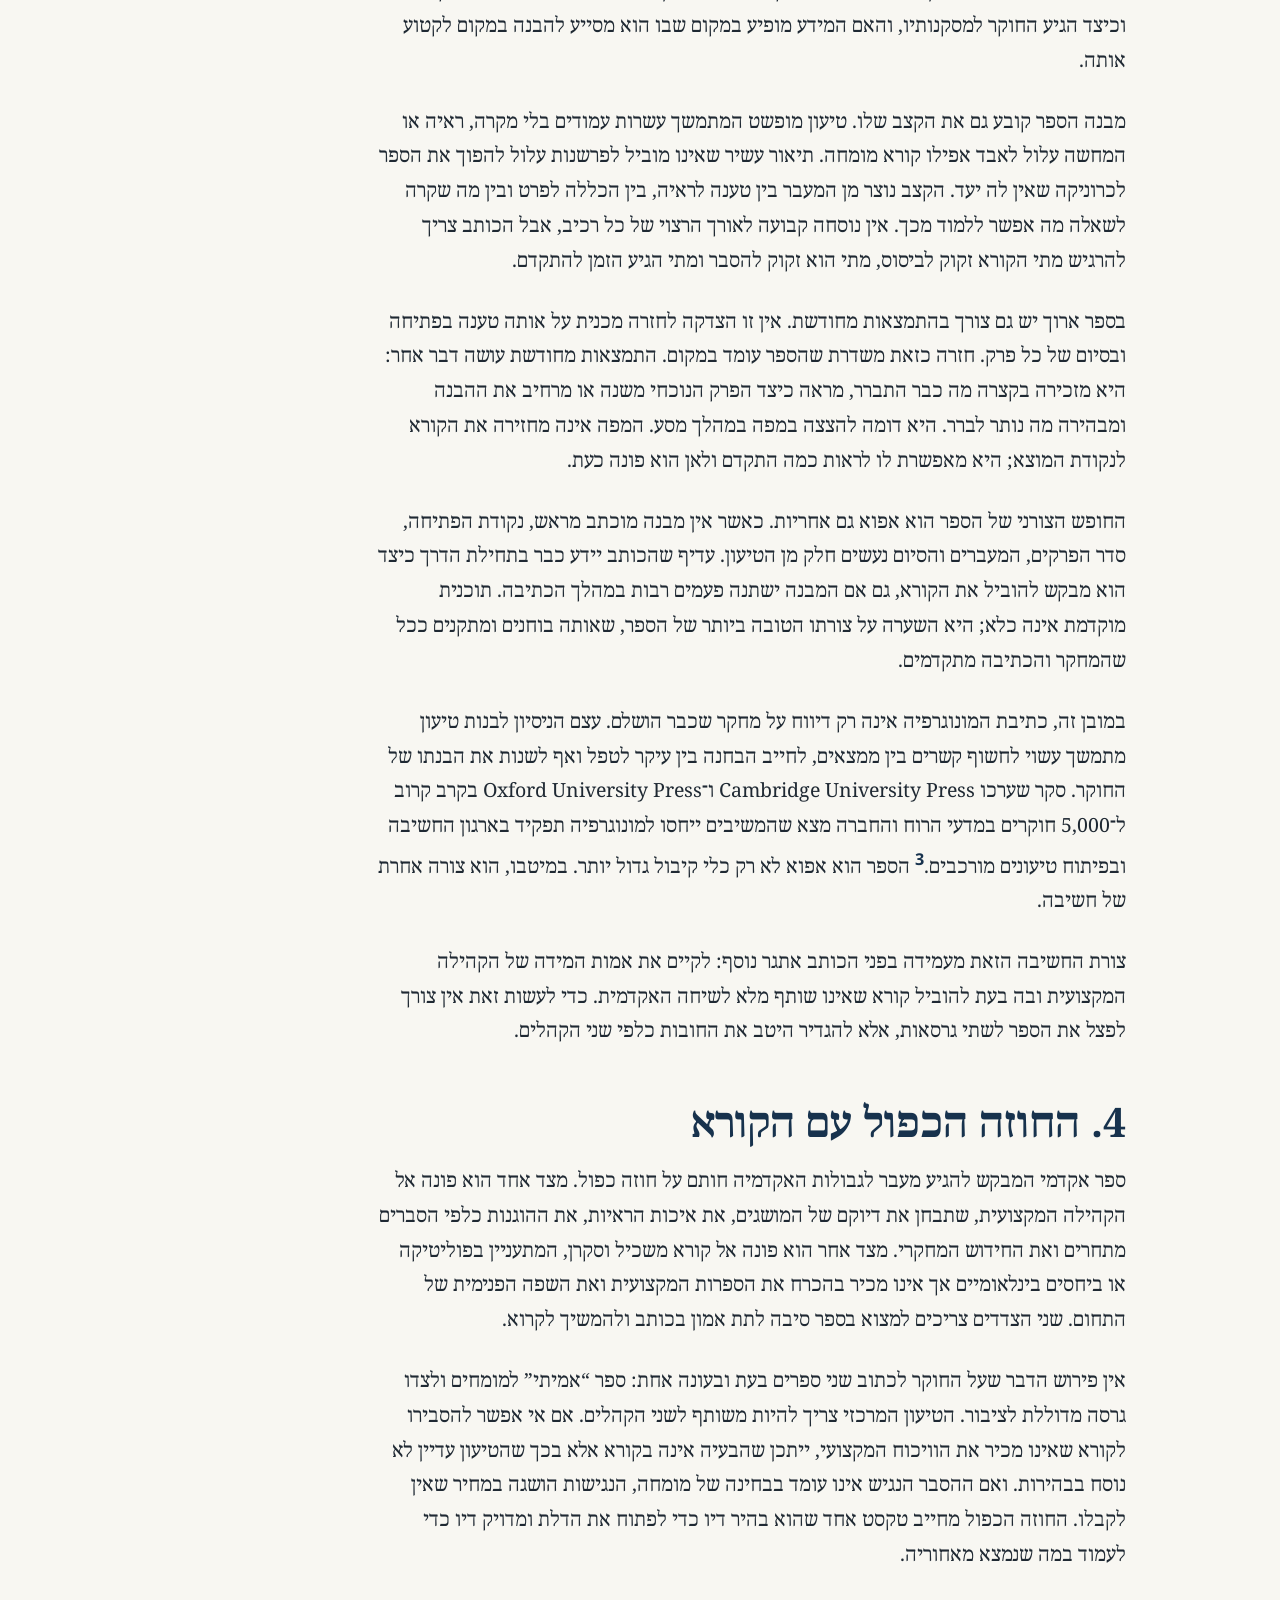
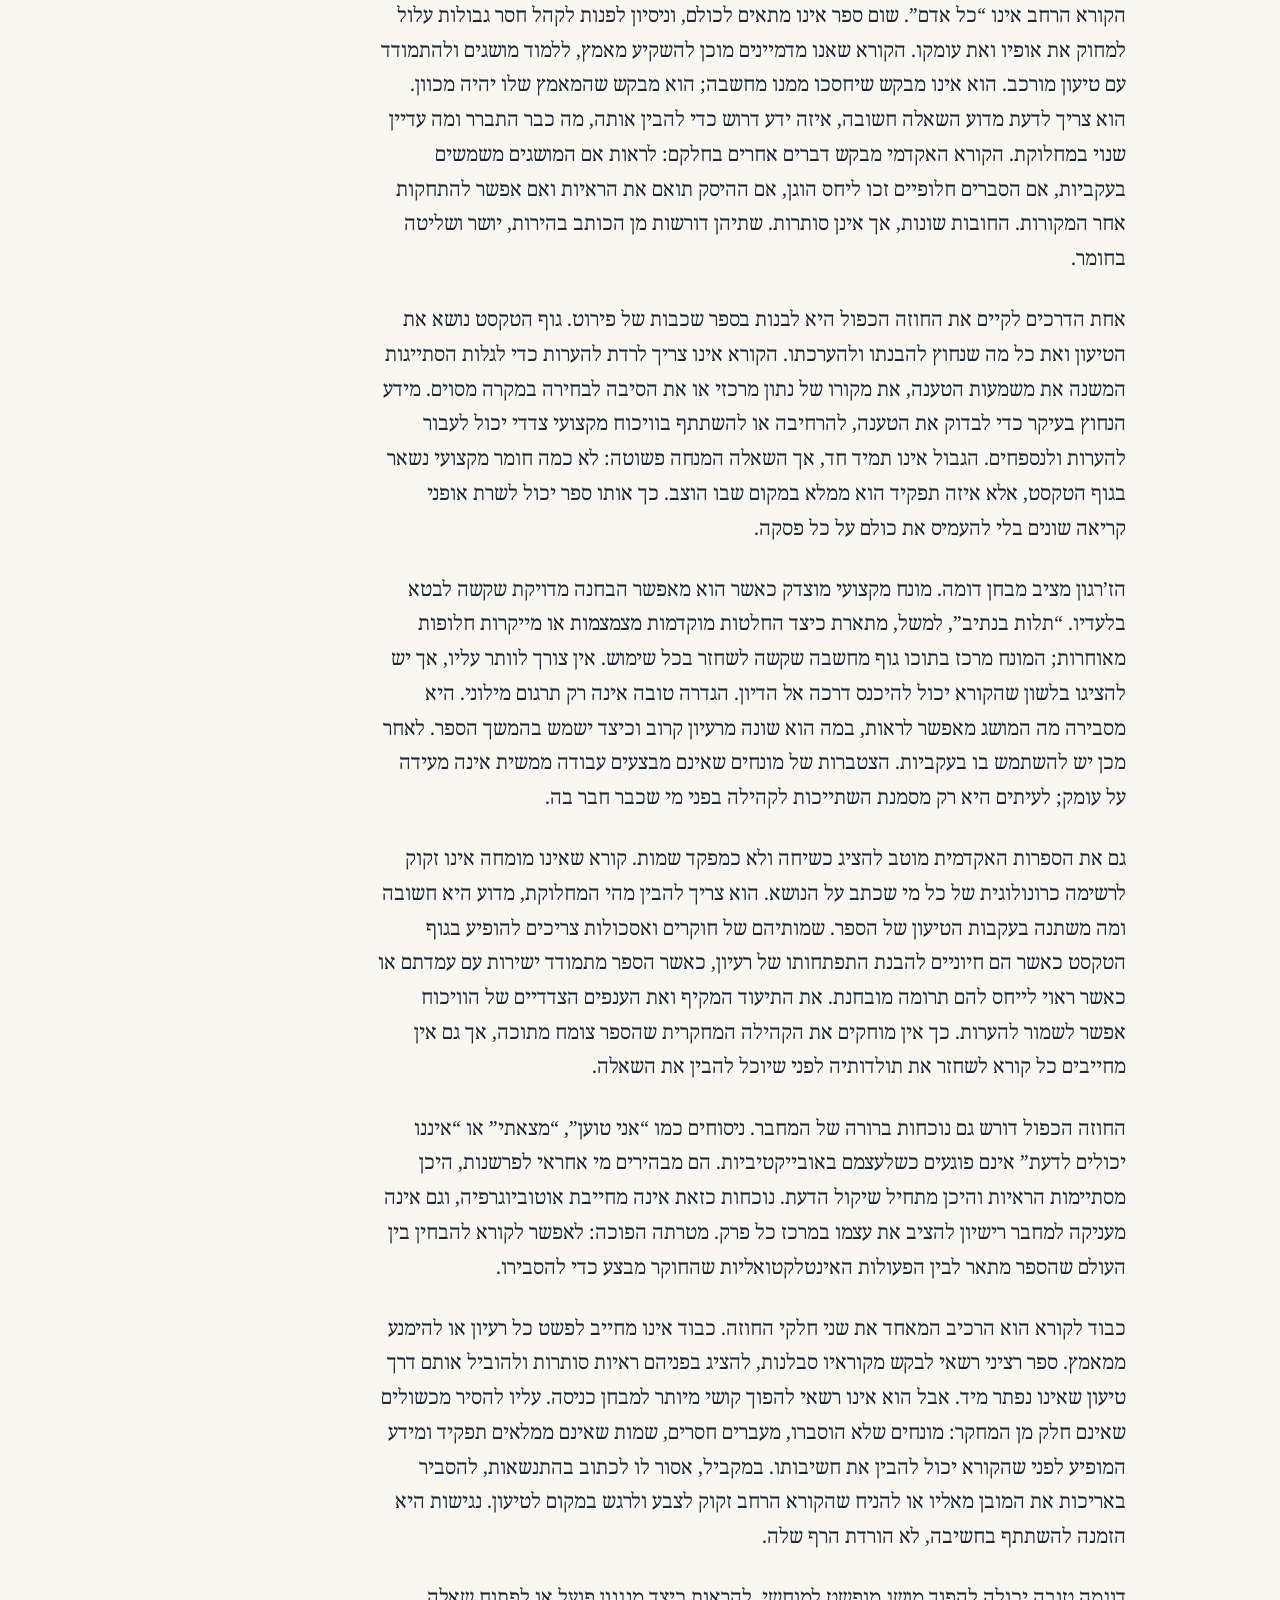
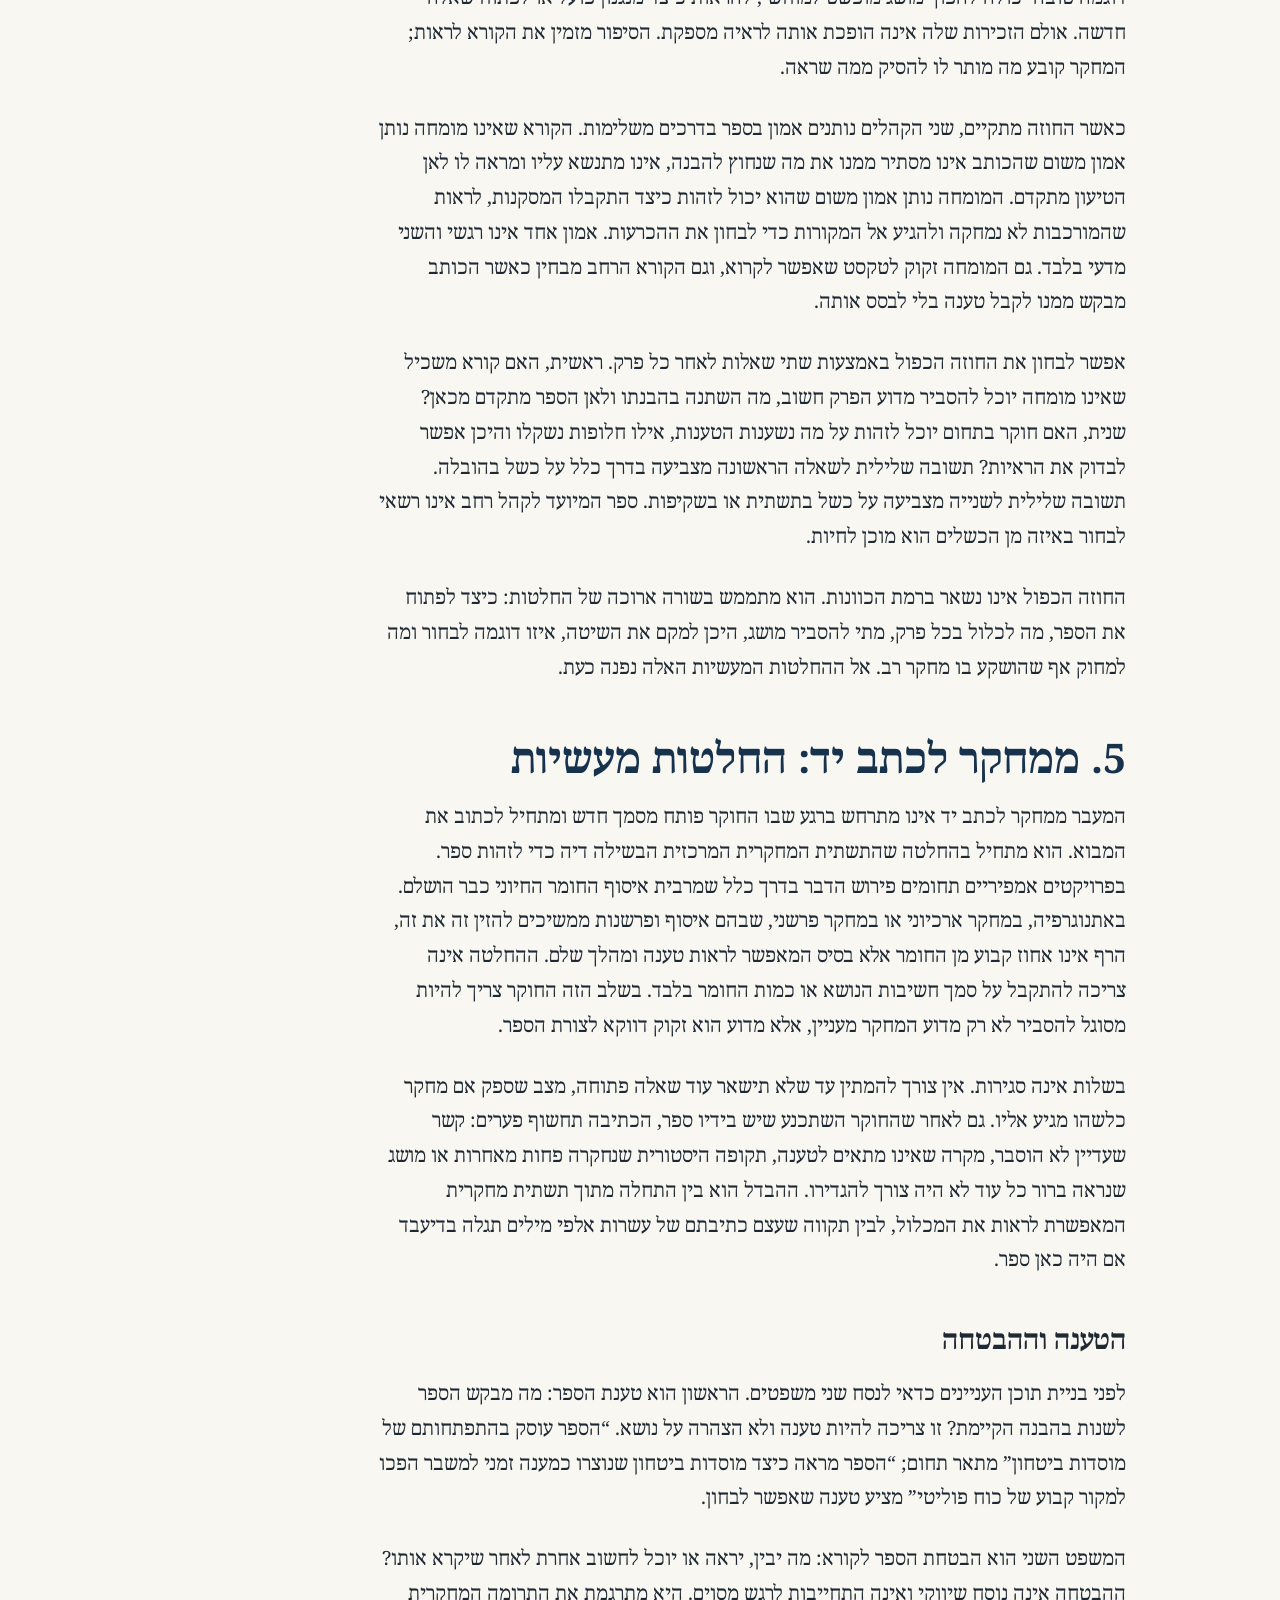
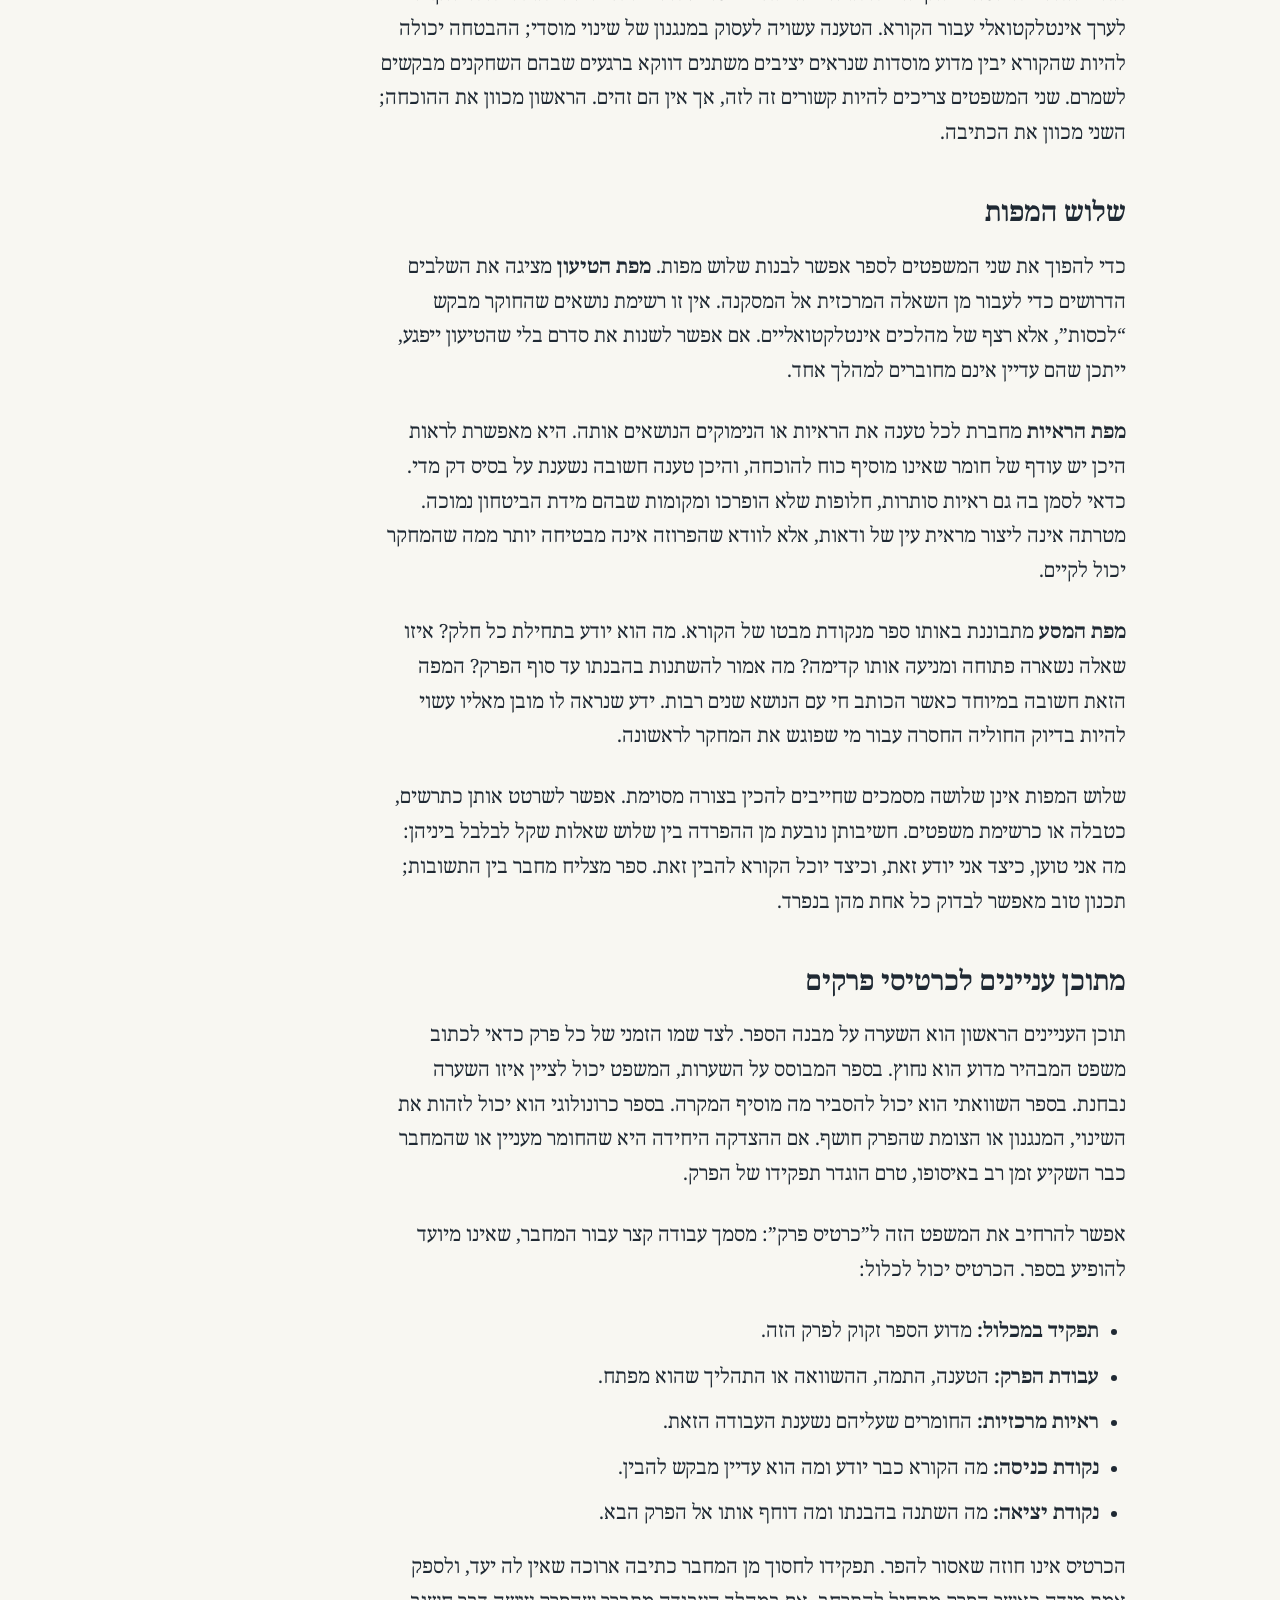
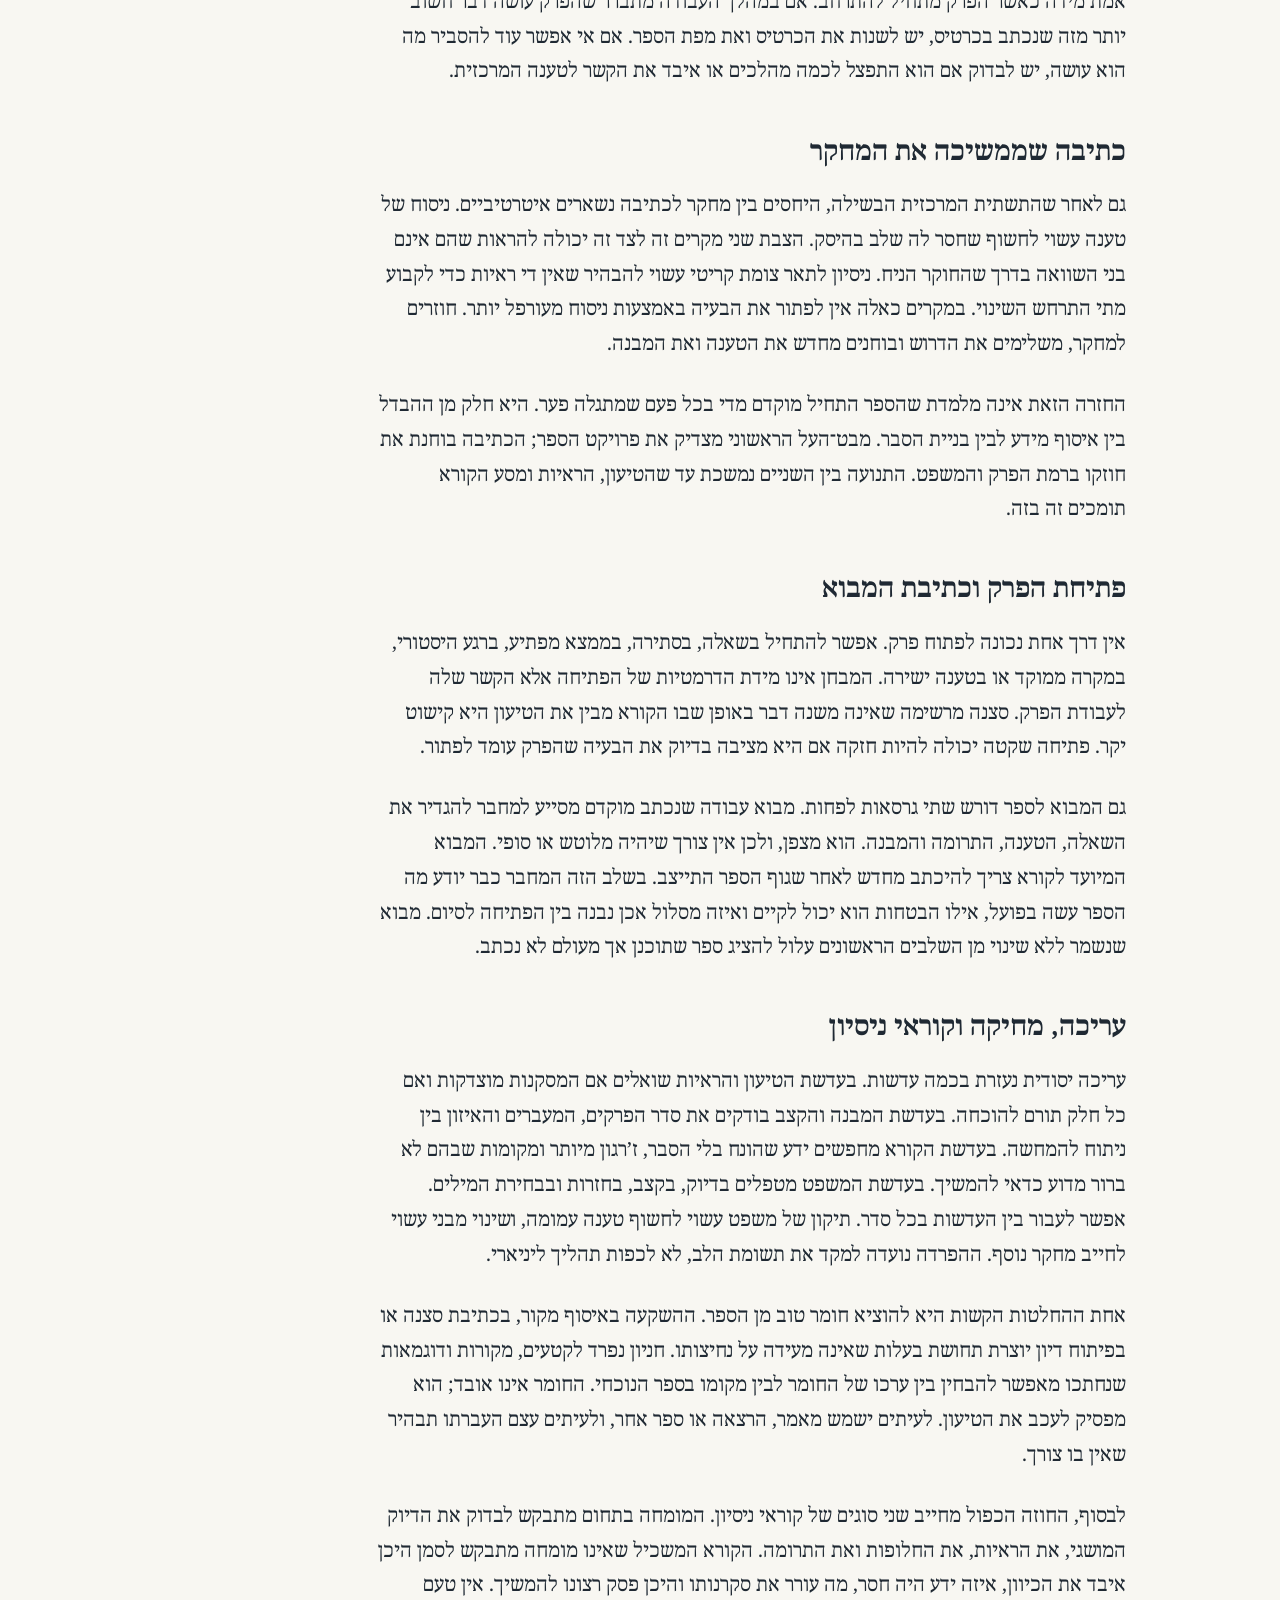
<file: blog/academic-rigor-and-writing-for-a-wider-audience/he/index.html>
<!DOCTYPE html>
<html lang="he" dir="rtl">
<head>
  <meta charset="UTF-8">
  <meta name="viewport" content="width=device-width, initial-scale=1.0">
  <title>בין קפדנות אקדמית לכתיבה לקהל רחב | עמי פדהצור</title>
  <meta name="description" content="ספר אקדמי צריך לעמוד בשתי דרישות מלאות: מחקר משכנע וכתיבה המובילה את הקורא בבהירות, בתנופה ובכבוד.">
  <link rel="canonical" href="https://pedahzur.github.io/blog/academic-rigor-and-writing-for-a-wider-audience/he/">
  <link rel="alternate" hreflang="he" href="https://pedahzur.github.io/blog/academic-rigor-and-writing-for-a-wider-audience/he/">
  <link rel="alternate" hreflang="en" href="https://pedahzur.github.io/blog/academic-rigor-and-writing-for-a-wider-audience/">
  <link rel="alternate" hreflang="x-default" href="https://pedahzur.github.io/blog/academic-rigor-and-writing-for-a-wider-audience/">
  <link rel="icon" type="image/svg+xml" href="../../../favicon.svg">
  <meta property="og:type" content="article">
  <meta property="og:site_name" content="Ami Pedahzur">
  <meta property="og:title" content="בין קפדנות אקדמית לכתיבה לקהל רחב">
  <meta property="og:description" content="ספר אקדמי צריך לעמוד בשתי דרישות מלאות: מחקר משכנע וכתיבה המובילה את הקורא בבהירות, בתנופה ובכבוד.">
  <meta property="og:url" content="https://pedahzur.github.io/blog/academic-rigor-and-writing-for-a-wider-audience/he/">
  <meta property="article:published_time" content="2026-08-12">
  <meta property="og:locale" content="he_IL">
  <meta property="og:locale:alternate" content="en_US">
  <meta name="twitter:card" content="summary">
  <meta name="twitter:title" content="בין קפדנות אקדמית לכתיבה לקהל רחב">
  <meta name="twitter:description" content="ספר אקדמי צריך לעמוד בשתי דרישות מלאות: מחקר משכנע וכתיבה המובילה את הקורא בבהירות, בתנופה ובכבוד.">
  <script type="application/ld+json">
{
  "@context": "https://schema.org",
  "@type": "ScholarlyArticle",
  "headline": "בין קפדנות אקדמית לכתיבה לקהל רחב",
  "description": "ספר אקדמי צריך לעמוד בשתי דרישות מלאות: מחקר משכנע וכתיבה המובילה את הקורא בבהירות, בתנופה ובכבוד.",
  "keywords": "ספרים אקדמיים, כתיבה אקדמית, שיטות מחקר, מחקר ציבורי",
  "author": {
    "@type": "Person",
    "name": "Ami Pedahzur"
  },
  "datePublished": "2026-08-12",
  "inLanguage": "he",
  "url": "https://pedahzur.github.io/blog/academic-rigor-and-writing-for-a-wider-audience/he/",
  "isTranslationOf": {
    "@type": "ScholarlyArticle",
    "inLanguage": "en",
    "url": "https://pedahzur.github.io/blog/academic-rigor-and-writing-for-a-wider-audience/"
  }
}
  </script>
  <link rel="preconnect" href="https://fonts.googleapis.com">
  <link rel="preconnect" href="https://fonts.gstatic.com" crossorigin>
  <link href="https://fonts.googleapis.com/css2?family=Noto+Sans+Hebrew:wght@400;500;600;700&amp;family=Noto+Serif+Hebrew:wght@400;500;600;700&amp;display=swap" rel="stylesheet">
  <link rel="stylesheet" href="../../blog.css">
</head>
<body>
  <a class="skip-link" href="#main-content">דילוג לתוכן המרכזי</a>
  <header class="site-header">
    <a class="wordmark" href="../../../">עמי פדהצור</a>
    <nav aria-label="ניווט ראשי">
      <a href="../../../">בית</a>
      <a href="../../../about.html#about">אודות</a>
      <a href="../../../about.html#books">ספרים</a>
      <a href="../../../about.html#articles">מאמרים</a>
      <a href="../../" aria-current="location">בלוג</a>
      <a href="../../../about.html#contact">יצירת קשר</a>
    </nav>
  </header>
  <main id="main-content">
    <article class="essay" data-translation-status="draft" aria-labelledby="article-title">
      <header class="article-header">
        <div class="article-utility">
          <p class="eyebrow">הבלוג האקדמי</p>
          <p class="language-switch" aria-label="בחירת שפה"><a href="../" hreflang="en" lang="en">English</a> <span aria-hidden="true">·</span> <strong aria-current="page">עברית</strong></p>
        </div>
        <h1 id="article-title">בין קפדנות אקדמית לכתיבה לקהל רחב</h1>
        <p class="article-deck">ספר אקדמי צריך לעמוד בשתי דרישות מלאות: מחקר משכנע וכתיבה המובילה את הקורא בבהירות, בתנופה ובכבוד.</p>
        <p class="essay-meta"><time datetime="2026-08-12">12 באוגוסט 2026</time> <span aria-hidden="true">·</span> 45 דקות קריאה</p>
      </header>
      <aside class="translation-status" role="note" aria-labelledby="translation-status-title">
        <p id="translation-status-title"><strong>טיוטת תרגום בעריכה</strong></p>
        <p>המהדורה העברית עוברת כעת עריכה לשונית. המהדורה האנגלית היא הגרסה המאושרת בשלב זה.</p>
      </aside>
      <details class="mobile-toc">
        <summary>תוכן המאמר</summary>
        <nav aria-label="תוכן המאמר">
          <ol>
              <li><a href="#שני-החשדות-כלפי-כתיבה-נגישה">שני החשדות כלפי כתיבה נגישה</a></li>
              <li><a href="#המחקר-הוא-זכות-הקיום-של-הספר">המחקר הוא זכות הקיום של הספר</a></li>
              <li><a href="#ספר-אינו-מאמר-ארוך">ספר אינו מאמר ארוך</a></li>
              <li><a href="#החוזה-הכפול-עם-הקורא">החוזה הכפול עם הקורא</a></li>
              <li><a href="#ממחקר-לכתב-יד-החלטות-מעשיות">ממחקר לכתב יד: החלטות מעשיות</a></li>
              <li><a href="#מבחני-הלחץ-הסכנות-שבדרך">מבחני הלחץ: הסכנות שבדרך</a></li>
              <li><a href="#ללמוד-מספרים-שעשו-זאת-היטב">ללמוד מספרים שעשו זאת היטב</a></li>
              <li><a href="#notes-and-sources">הערות ומקורות</a></li>
          </ol>
        </nav>
      </details>
      <div class="article-layout">
        <aside class="article-toc">
          <nav aria-label="תוכן המאמר">
            <p>תוכן המאמר</p>
            <ol>
              <li><a href="#שני-החשדות-כלפי-כתיבה-נגישה">שני החשדות כלפי כתיבה נגישה</a></li>
              <li><a href="#המחקר-הוא-זכות-הקיום-של-הספר">המחקר הוא זכות הקיום של הספר</a></li>
              <li><a href="#ספר-אינו-מאמר-ארוך">ספר אינו מאמר ארוך</a></li>
              <li><a href="#החוזה-הכפול-עם-הקורא">החוזה הכפול עם הקורא</a></li>
              <li><a href="#ממחקר-לכתב-יד-החלטות-מעשיות">ממחקר לכתב יד: החלטות מעשיות</a></li>
              <li><a href="#מבחני-הלחץ-הסכנות-שבדרך">מבחני הלחץ: הסכנות שבדרך</a></li>
              <li><a href="#ללמוד-מספרים-שעשו-זאת-היטב">ללמוד מספרים שעשו זאת היטב</a></li>
              <li><a href="#notes-and-sources">הערות ומקורות</a></li>
            </ol>
          </nav>
        </aside>
        <div class="article-body essay-body">
<p>ספר אקדמי במדע המדינה או ביחסים בינלאומיים עשוי לעסוק בשאלה שמטרידה ציבור גדול בהרבה מן הקהילה המקצועית. הפוטנציאל הזה אינו מתממש מעצמו. כדי להגיע אל קוראים נוספים, החוקר צריך להפוך גוף מחקרי מורכב למסע אינטלקטואלי שאפשר לעקוב אחריו, בלי לשנות את כללי ההוכחה שעליהם נשענת סמכותו.</p>
<p>הניגוד בין קפדנות אקדמית לכתיבה נגישה הוא ניגוד מדומה. “שביל הזהב” אינו נקודת אמצע שבה מוותרים מעט על כל אחת מהן. ספר אקדמי טוב צריך לעבור שני ספים נפרדים: להציג מחקר משכנע ולהוביל את הקורא דרך המחקר באופן בהיר ומעניין. הצלחה באחד אינה מפצה על כישלון באחר. המחקר מעניק לספר את זכות הקיום; הכתיבה מלטשת את המחקר, חושפת את מבנהו ומביאה אותו אל קוראים נוספים.</p>
<section id="שני-החשדות-כלפי-כתיבה-נגישה" class="numbered-section">
<h2>1. שני החשדות כלפי כתיבה נגישה</h2>
<p>בקהילה האקדמית אפשר לפגוש חשד כלפי כתיבה נגישה ומעניינת. שני חשדות עומדים ביסוד היחס הזה. הראשון קושר נגישות לשטחיות: אם גם קורא שאינו מומחה יכול לעקוב אחר הטיעון, כנראה הושמטה ממנו המורכבות המעניקה למחקר את ערכו. החשד השני קושר עניין לחוסר אובייקטיביות: אם הטקסט מעורר סקרנות, יוצר מתח או נושא קול מובחן, אולי הכותב העדיף את כוחו של הסיפור על פני חובתו לראיות. שני החשדות מובנים, אך שניהם נשענים על הנחות מוטעות. נגישות אינה זהה לפישוט, וכתיבה מעניינת אינה זהה לסנסציוניות.</p>
<p>כתיבה נגישה אינה מסלקת את מורכבותו של המחקר. היא מעניקה לה צורה שהקורא יכול להבין. ספר העוסק בסיבתיות מורכבת, במושגים שנויים במחלוקת או בראיות שאינן מובילות למסקנה חד־משמעית אינו צריך להסתיר את הקשיים האלה. להפך: עליו להראות לקורא היכן מצויה המורכבות, מדוע אי אפשר לעקוף אותה ומה משתנה באופן שבו אנו מבינים את הנושא לאחר שהתמודדנו עמה. הפישוט מתחיל כאשר הכותב מעלים סתירות, מוחק אי־ודאות או מציג תשובה אחת כבלתי נמנעת. הנגישות מתחילה כאשר הוא מסביר לקורא מה עומד על הפרק ומוביל אותו, צעד אחר צעד, דרך הטיעון והראיות.</p>
<p>גם יצירת עניין אינה מחייבת דרמטיזציה מלאכותית. העניין בספר אקדמי אינו חייב לנבוע מגיבורים גדולים, מגילויים מרעישים או מהבטחות לשנות את כל מה שחשבנו עד כה. הוא יכול לצמוח מתוך השאלה עצמה: מדוע אירוע התרחש כפי שהתרחש; מדוע מוסד ממשיך לפעול בדרך שנראית בלתי יעילה; מדוע אנשים שונים מפרשים אותה מציאות באופנים מנוגדים; או מדוע הסבר מקובל אינו עומד במבחן הראיות. מחקר טוב כבר מכיל מתח אינטלקטואלי. תפקידה של הכתיבה אינו להמציא את המתח הזה, אלא לחשוף אותו.</p>
<p>גם הקישור בין קושי לעומק מטעה. סרבול אינו ראיה למצוינות ולעיתים הוא מסתיר את התרומה. בהירות אינה מדללת מחשבה; במיטבה היא תוצאה של היכולת להבחין בין המורכבות החיונית להבנת התופעה לבין המורכבות שנוצרה בדרך הצגתה.</p>
<p>בדומה לכך, קולו של הכותב אינו היפוכה של אובייקטיביות. לחוקר יש קול גם כאשר הוא מסתתר מאחורי ניסוחים סבילים, ז’רגון וסגנון חסר פנים. בחירת השאלה, המקורות, המושגים וסדר הצגת הראיות כבר מבטאת שורה של הכרעות. אובייקטיביות אינה מושגת באמצעות היעלמותו המדומה של החוקר מן הטקסט. היא נשענת על שיטה גלויה, שימוש הוגן בראיות, נכונות להתמודד עם ממצאים שאינם נוחים לטיעון והצגה רצינית של הסברים חלופיים. קול מובחן יכול להתקיים לצד כל אלה. הוא עשוי אפילו לחזק אותם, משום שהוא מאפשר לקורא לראות מי מוביל אותו, אילו הכרעות התקבלו ובאיזו מידה אפשר לתת בהן אמון.</p>
<p>אפשר להסביר את החשד הזה באמצעות שילוב של הכשרה מקצועית, שיפוט עמיתים ותמריצי קידום. ההכשרה מלמדת חוקרים, בצדק, להיזהר מפני טענות רחבות מן הראיות, אנקדוטות המתחזות להוכחה ופופולריזציה המחליפה הסבר בסיסמה. שיפוט העמיתים מעודד אותם לדמיין את הקורא הביקורתי ביותר ולהשיב מראש להתנגדויות אפשריות. הקידום האקדמי נשען בראש ובראשונה על הערכתם של מומחים, ואילו היכולת לעורר עניין אצל קורא שאינו מומחה זוכה בדרך כלל למשקל קטן יותר. בתוך מערכת כזאת, זהירות סגנונית היא אסטרטגיה מובנת.</p>
<p>הבעיה מתחילה כאשר הזהירות המוצדקת נעשית חשד כלפי עצם הקריאוּת. כתיבה טובה מתחילה בבהירות, אך עליה גם לתת לקורא סיבה להמשיך וליצור תחושה שנוכחותו חשובה לכותב. חוקר המכבד את קוראיו רשאי לבקש מהם סבלנות, ריכוז ונכונות לשנות את דעתם; בתמורה עליו להראות לאן הוא מוביל אותם ומדוע המאמץ נחוץ. היחס לקורא אינו החלטה שיווקית בלבד. הוא מאלץ את החוקר לברר מה הוא באמת מבקש לומר.</p>
<p>המבחן האחרון של כתיבה טובה מתרחש לאחר שהקריאה הסתיימה. לא כל פרט צריך להיחרט בזיכרון, אך הטקסט צריך להשאיר אחריו דבר מה: שאלה שהקורא ממשיך לחשוב עליה, מושג המאפשר לו לראות תופעה מוכרת בדרך אחרת, או טיעון שהוא מוצא את עצמו בוחן מול מקרים חדשים. נגישות לקהל רחב אינה זהה להצלחה מסחרית, והיא אינה נמדדת רק במספר העותקים שנמכרו. יעדה עמוק וצנוע יותר: לאפשר למחקר להגיע לקוראים שאינם חברים בשיחה המקצועית הצרה ולהמשיך לחיות בתודעתם לאחר שסגרו את הספר.</p>
<p>כתיבה טובה אינה תחליף לטיעון מקורי, לראיות משכנעות או לשיטה אמינה; כתיבה חלשה יכולה בהחלט להסתיר מחקר מצוין ולצמצם את השפעתו. משום כך פירוק שני החשדות אינו מטשטש את סדר הקדימויות. המחקר נשאר ליבת הספר האקדמי.</p>
</section>
<section id="המחקר-הוא-זכות-הקיום-של-הספר" class="numbered-section">
<h2>2. המחקר הוא זכות הקיום של הספר</h2>
<p>מן הטענה הזאת נובעת היררכיה ברורה: המחקר קודם לכתיבה. סגנון מלוטש אינו מעניק סמכות לטענה שלא נבחנה כראוי, אינו הופך ראיות חלקיות למסקנה מבוססת ואינו מפצה על שאלה שאין בה חידוש. ספר אקדמי רשאי לבקש מן הקורא זמן, אמון ומאמץ משום שהוא מציע ידע או הבנה שלא היו בידיו קודם לכן. המחקר הוא הבסיס לבקשה הזאת.</p>
<p>אין פירוש הדבר שכל הספרים צריכים להישען על אותה תפיסה של מחקר. במדע המדינה וביחסים בינלאומיים מתקיימות זו לצד זו מסורות כמותניות, איכותניות, היסטוריות, פרשניות ונורמטיביות. כל אחת מהן שואלת שאלות שונות, משתמשת בחומרים שונים ומציבה אמות מידה אחרות להיסק משכנע. במונח “היסק” הכוונה כאן לדרך שבה החוקר עובר מן הראיות או הנימוקים אל המסקנה. מחקר סטטיסטי, עיון בארכיון, ראיונות עומק, אתנוגרפיה, פרשנות של טקסטים וטיעון נורמטיבי אינם ניתנים להערכה באמצעות רשימת בדיקה אחת. ואף על פי כן, בכולם נדרשת שרשרת הצדקה שהקורא יכול לבחון: מהי השאלה, מה בדיוק נטען, מדוע נבחרה דרך החקירה, על אילו ראיות או נימוקים נשענת המסקנה, ומה אפשר להסיק מהם. השיטות משתנות; החובה להצדיק את הטענה אינה משתנה.</p>
<p>במחקר פרשני נבחנים, בין השאר, בחירת גוף המקורות, הרגישות להקשר, ההוגנות כלפי פירושים מתחרים והמודעות לאופן שבו נקודת המבט של החוקר משפיעה על הפרשנות. מחקר היסטורי מחייב גם ביקורת מקורות: מי יצר את המסמך, לשם מה, מה פערי התיעוד ומה עשויות ללמד שתיקות הארכיון. במחקר נורמטיבי הדגש עשוי להיות על בהירות המושגים, תקפות מהלך הטיעון, הנחות היסוד וההתמודדות עם התנגדויות. אלה אינן גרסאות חסרות של הסבר סיבתי, אלא דרכים אחרות להעמיד טענת ידע לבחינה.<a href="#fn13" class="footnote-ref" id="fnref13" role="doc-noteref"><sup>13</sup></a><a href="#fn14" class="footnote-ref" id="fnref14" role="doc-noteref"><sup>14</sup></a></p>
<p>גם המקוריות אינה לובשת צורה אחת. ספר עשוי להציע תיאוריה חדשה, לנסח שאלה שלא נשאלה, לחשוף ראיות שלא היו זמינות קודם לכן, להעניק פירוש חדש לממצאים מוכרים או ליצור סינתזה המשנה את האופן שבו אנו מבינים תחום שלם. בחלקים נרחבים של מדע המדינה ויחסים בינלאומיים מצופה מספר אקדמי לתרום לתיאוריה. הציפייה הזאת מוצדקת כאשר הספר מציג את עצמו כהסבר תיאורטי: אין די בתיאור מפורט אם לא ברור מה אפשר ללמוד ממנו מעבר לפרטי המקרה. אולם אין מדובר בכלל ברזל. תרומה מושגית, אמפירית, היסטורית, פרשנית או נורמטיבית פורצת דרך יכולה להצדיק ספר גם בלי להציג תיאוריה חדשה במובנה המקובל. השאלה המכרעת אינה אם התרומה נכנסת לקטגוריה מסוימת, אלא אם היא משנה באופן משמעותי את מה שידענו, את הדרך שבה הבנו זאת או את השאלות שנוכל לשאול מכאן ואילך.</p>
<p>לא כל נושא חשוב, ואף לא כל מחקר טוב, מצדיק ספר. לעיתים מאמר הוא הצורה המדויקת וההוגנת ביותר להצגת הממצא. ספר נדרש כאשר הטענה זקוקה למרחב: כאשר יש לפתח אותה בכמה שלבים, לבחון אותה מול גוף ראיות רחב, להשוות בין מקרים, לעקוב אחר תהליך לאורך זמן או לצרף יחד חלקים שרק המכלול מעניק להם משמעות. השאלה אם יש כאן חומר לספר אינה אפוא שאלה על מספר המילים שאפשר לכתוב. היא שאלה על צורכי הטיעון. מה הספר יכול להראות שמאמר, גם מאמר מצוין, אינו יכול להראות באותה מידה של עומק ושכנוע?</p>
<p>מכאן נובע עקרון פשוט ותובעני: ככל שהטענה רחבה או תובענית יותר, נדרש בסיס של ראיות או נימוקים שהיקפו וכוחו לבחון חלופות מתאימים לסוג הטענה. טענה על מקרה מסוים יכולה להישען על תשתית מחקרית התואמת את גבולותיו של אותו מקרה. טענה על דפוס רחב, על מנגנון כללי או על שינוי באופן שבו עלינו להבין תופעה מחייבת בסיס המאפשר את ההרחבה הזאת. אין בכך כדי לומר שמקרה יחיד אינו יכול להוליד תובנה כללית. הוא יכול לערער תיאוריה, לחשוף מנגנון שלא זוהה או לאפשר בחינה מעמיקה שאינה אפשרית במדגם גדול. אבל על החוקר להסביר כיצד מתבצע המעבר מן המקרה אל הטענה הרחבה ומהן מגבלותיו.</p>
<p>עוצמתו של בסיס מחקרי אינה נמדדת רק בכמות החומרים שנאספו. מאות מסמכים, אלפי תצפיות או עשרות ראיונות אינם מתקנים בחירה מוטה של ראיות ואינם פותרים אי־התאמה בין השאלה לשיטה. החוקר צריך להסביר מדוע החומרים שבחר רלוונטיים לטענה, כיצד נאספו, מה מאפשר להם להראות ומה נותר מחוץ להישג ידם. לפעמים מקור יחיד, שנקרא בהקשר הנכון ומוצלב עם ידע נוסף, חשוב יותר מערימה של מקורות החוזרים זה על זה. בפעמים אחרות, שום קריאה מעמיקה במקרה אחד אינה יכולה לתמוך בטענה על שכיחותה של תופעה באוכלוסייה שלמה. איכות המחקר מתבטאת גם בידיעה מה הראיות אינן יכולות להוכיח.</p>
<p>הקורא אינו צריך לקבל את סמכותו של החוקר כמובנת מאליה. גוף הספר צריך לאפשר לו להבין כיצד הכותב יודע את מה שהוא טוען. אין צורך להציג בכל עמוד את מלוא המנגנון המתודולוגי, אך אסור להסתיר את החוליות הנחוצות לבחינת ההיסק. הבחירות המרכזיות, גבולות החומרים והדרך שבה התקבלו המסקנות צריכים להיות גלויים במקום שבו הם מסייעים להבין את הטיעון. פרטים טכניים, דיונים משלימים ובדיקות שאינם דרושים לרצף הקריאה יכולים לעבור להערות או לנספחים. כך השקיפות משרתת את האמון בלי להטביע את הקורא בפרטים שאינו זקוק להם באותו רגע.</p>
<p>מחקר אמין גם מראה היכן מסתיימת הוודאות. ממצאים סותרים, ראיות חסרות, הסברים חלופיים ומגבלות של השיטה אינם פסולת שיש לסלק מן הדרך אל טענה נקייה. הם חלק מן הידע שהספר מציע. הצגתם אינה מחלישה בהכרח את הטיעון; לעיתים היא מאפשרת לקורא להבין בדיוק מה חוזקו. עם זאת, כנות מחקרית אינה מחייבת להעמיס על כל משפט רצף של סייגים. אפשר להבחין בין הסתייגות המשנה את משמעות הטענה ולכן חייבת להופיע לצדה, לבין פירוט שחשוב לתעד אך אפשר לרכזו במקום ייעודי. המטרה אינה ליצור אשליה של ודאות וגם לא לשתק את הטיעון בשם הזהירות, אלא לומר בבירור מה ידוע, באיזו מידה ועל סמך מה.</p>
<p>הרף המחקרי של הספר חל גם על היחידה הבסיסית שממנה הוא בנוי: הפרק. לכל פרק צריך להיות תפקיד שאי אפשר להחליפו רק בכך שהוא “מעניין” או מכיל חומר שהושקע מאמץ באיסופו. שלוש שאלות יכולות לסייע בבחינת נחיצותו: מה הפרק מוסיף לטענת הספר? אילו ראיות או נימוקים הוא מספק? ומה ייחסר להבנת המכלול אם יוסר? אם אין תשובות טובות, ייתכן שהפרק דורש מיקוד מחדש, שאפשר למזגו בפרק אחר או שהחומר, חשוב ככל שיהיה, אינו שייך לספר הזה.</p>
<p>מחקר מעולה, אם כן, אינו אוסף גדול של חומרים וגם לא הפגנה של תחכום מתודולוגי. הוא התאמה משכנעת בין שאלה ראויה, תרומה ממשית, דרך חקירה הולמת וטענות שאינן חורגות ממה שהראיות והנימוקים יכולים לשאת. לאחר שהונח היסוד הזה, מתחילה מלאכת הספר. השאלה הבאה היא כיצד להעניק למחקר צורה המתאימה למסע אינטלקטואלי של מאות עמודים, ולא להפוך אותו לגרסה מוארכת של מאמר אקדמי.</p>
</section>
<section id="ספר-אינו-מאמר-ארוך" class="numbered-section">
<h2>3. ספר אינו מאמר ארוך</h2>
<p>בעשורים האחרונים התחזקה הבולטות היחסית של המאמר בכתיבה האקדמית במדעי החברה. מחקר שבחן 12 תחומים במוסדות אמריקניים מצא שבין 2011 ל־2019 גדל מספר המאמרים לחוקר ואילו מספר הספרים לחוקר ירד. התוצאה תואמת מערכת תמריצים המעדיפה תוצרים שאפשר לפרסם, לקרוא ולהעריך בפרקי זמן קצרים יחסית. עם זאת, אין להסיק מכך שהמונוגרפיה איבדה את מעמדה או את תפקידה. מחקרי הוצאה לאור וסקרים רחבים בקרב חוקרים מראים שהיא מוסיפה לשמש סמן של הישג מחקרי וצורה מרכזית לפיתוח טיעונים מורכבים. התמונה אינה של החלפה פשוטה, אלא של לחץ גובר מצד תרבות המאמר לצד צורך מתמשך במחקר ארוך־צורה.<a href="#fn1" class="footnote-ref" id="fnref1" role="doc-noteref"><sup>1</sup></a><a href="#fn2" class="footnote-ref" id="fnref2" role="doc-noteref"><sup>2</sup></a><a href="#fn3" class="footnote-ref" id="fnref3" role="doc-noteref"><sup>3</sup></a></p>
<p>אין צורך לבחור איזה משני הז’אנרים נעלה. מאמר וספר ממלאים תפקידים שונים. מאמר מאפשר להציג ממצא תחום, לבחון השערה מוגדרת, להיכנס לוויכוח מקצועי או לפתח טיעון שאפשר להעריכו בתוך מסגרת מצומצמת. ספר מאפשר לבנות טיעון בכמה שלבים, לצרף סוגים שונים של ראיות, להראות שינוי לאורך זמן ולתת לקורא תמונה שהיחסים בין חלקיה חשובים לא פחות מכל חלק בנפרד. המאמר אינו ספר מקוצר, והספר אינו מאמר שהורחב עד שהגיע לאורך הרצוי.</p>
<p>ההבדל ביניהם נוגע גם ליחסים עם הקורא. מאמר אקדמי נכתב בדרך כלל אל תוך שיחה מקצועית קיימת. הקורא מכיר את המושגים, את הספרות ואת כללי ההוכחה, ולעיתים הוא מחפש תשובה לשאלה מוגדרת מאוד. ספר מבקש לבנות הבנה מצטברת. קוראיו עשויים להגיע אליו עם דרגות שונות של ידע, והם אינם חייבים להכיר מראש את הוויכוח שמעסיק את המחבר. יתרה מזאת, הם נדרשים לזכור טענות וראיות שנפרשו על פני מאות עמודים. לכן הספר צריך לעשות יותר מהצגת חומר: עליו ליצור מסלול שהקורא יכול להיכנס אליו, להתקדם בו ולהבין כיצד כל תחנה משנה את התמונה שנבנתה עד כה.</p>
<p>המעבר מעבודת דוקטורט לספר ממחיש היטב את ההבדל. עבודת הדוקטורט נועדה, בין השאר, להוכיח שהחוקר שולט בספרות, מבין את השיטה ויכול להגן על בחירותיו בפני מומחים. משום כך היא נוטה לתעד את תהליך ההכשרה ולהשאיר גלויות החלטות רבות שהתקבלו במהלכו. ספר אינו יכול להסתפק בהוכחת כשירות. עליו להעניק לקורא ערך מוסף: טיעון ממוקד יותר, תמונה רחבה יותר, פרשנות מעמיקה יותר או דרך חדשה להבין תופעה חשובה. החוקר אינו חייב למחוק את התשתית המקצועית של הדוקטורט, אך עליו להפסיק לבקש מן הקורא לשמש כחבר בוועדה שבוחנת אותו.</p>
<p>מכיוון שאין לספר תבנית אחת מחייבת, המבנה שלו צריך להיגזר מן ההיגיון של המחקר. ספר הבוחן כמה השערות עשוי להקדיש לכל אחת מהן פרק. ספר השוואתי יכול להתארגן סביב מקרים או משתנים. ספר מושגי יכול לנוע בין תמות, וספר היסטורי יכול להיבנות ככרונולוגיה מתמשכת. השאלה אינה איזה מבנה נראה “אקדמי” יותר, אלא איזה מבנה מאפשר לקורא לראות כיצד הטענה נבנית וכיצד הראיות תומכות בה.</p>
<p>מכאן גם שלא כל פרק צריך להתנהג כמאמר עצמאי. בספרים מסוימים אכן ראוי שלכל פרק יהיו שאלה מקומית, טענה ומסקנה משלו. בספרים אחרים דרישה כזאת תפגע בכוחו של המכלול. בנרטיב כרונולוגי, למשל, פרק יכול לקדם תהליך, לתאר שינוי במאזן הכוחות, לחשוף מנגנון או להכין את הקרקע לצומת קריטי שיובן במלואו רק בהמשך. במעקב אחר תהליך (<em>process tracing</em>) החוקר בוחן באמצעות ראיות בתוך המקרה כיצד פעל מנגנון מוצע; המוסדיות ההיסטורית (<em>historical institutionalism</em>) מדגישה כיצד תזמון, רצפים והחלטות קודמות מעצבים התפתחות מוסדית. בשתי הגישות הסדר אינו מעטפת סיפורית המונחת על הניתוח, אך הרצף לבדו אינו מוכיח מנגנון. פרק כרונולוגי אינו צריך להיות עצמאי; הוא צריך להיות הכרחי למהלך ההסבר.</p>
<p>הבחנה זו חשובה משום שהיא מאפשרת להבין את תפקידו המחקרי של הנרטיב. כרונולוגיה טובה אינה רשימת אירועים לפי תאריך. היא בוחרת אילו התרחשויות לשלב, היכן להאט, מתי לעבור קדימה ואיזה מידע לחשוף בכל שלב, כדי שהקורא יוכל לראות תהליך ולא רק לדעת מה קרה. גם סצנות, דמויות ומתח יכולים למלא תפקיד אנליטי. סצנה עשויה להמחיש כיצד מוסד פועל בפועל; דמות יכולה לשאת בתוכה אילוצים רחבים יותר; ומתח יכול לצמוח מן הפער בין מה שהשחקנים ידעו בזמן אמת לבין מה שהחוקר והקורא יודעים בדיעבד. כלים כאלה פותחים את הספר לקהל רחב יותר, ככל שהחוקר מסוגל להשתמש בהם במיומנות ובלי לעוות את הראיות. הם אינם חובה, אך ויתור אוטומטי עליהם מצמצם מראש את אפשרויותיו של הספר.</p>
<p>אותו עיקרון חל על סקירת הספרות ועל הצגת השיטה. במאמר, מגבלות המקום והמוסכמות המקצועיות מעודדות לעיתים ריכוז של הדיון התיאורטי והמתודולוגי בחלקים מוגדרים. בספר אפשר לבחור אחרת. אפשר להקדיש להם פרקים נפרדים כאשר הם נושאים חלק ממשי מן הטיעון, לשלב אותם בנקודות שבהן הקורא זקוק להם או להעביר פרטים מקצועיים להערות ולנספחים. אין פתרון המתאים לכל ספר. המבחן הוא כפול: האם הקורא יכול להבין כיצד הספר משתלב בידע הקיים וכיצד הגיע החוקר למסקנותיו, והאם המידע מופיע במקום שבו הוא מסייע להבנה במקום לקטוע אותה.</p>
<p>מבנה הספר קובע גם את הקצב שלו. טיעון מופשט המתמשך עשרות עמודים בלי מקרה, ראיה או המחשה עלול לאבד אפילו קורא מומחה. תיאור עשיר שאינו מוביל לפרשנות עלול להפוך את הספר לכרוניקה שאין לה יעד. הקצב נוצר מן המעבר בין טענה לראיה, בין הכללה לפרט ובין מה שקרה לשאלה מה אפשר ללמוד מכך. אין נוסחה קבועה לאורך הרצוי של כל רכיב, אבל הכותב צריך להרגיש מתי הקורא זקוק לביסוס, מתי הוא זקוק להסבר ומתי הגיע הזמן להתקדם.</p>
<p>בספר ארוך יש גם צורך בהתמצאות מחודשת. אין זו הצדקה לחזרה מכנית על אותה טענה בפתיחה ובסיום של כל פרק. חזרה כזאת משדרת שהספר עומד במקום. התמצאות מחודשת עושה דבר אחר: היא מזכירה בקצרה מה כבר התברר, מראה כיצד הפרק הנוכחי משנה או מרחיב את ההבנה ומבהירה מה נותר לברר. היא דומה להצצה במפה במהלך מסע. המפה אינה מחזירה את הקורא לנקודת המוצא; היא מאפשרת לו לראות כמה התקדם ולאן הוא פונה כעת.</p>
<p>החופש הצורני של הספר הוא אפוא גם אחריות. כאשר אין מבנה מוכתב מראש, נקודת הפתיחה, סדר הפרקים, המעברים והסיום נעשים חלק מן הטיעון. עדיף שהכותב יידע כבר בתחילת הדרך כיצד הוא מבקש להוביל את הקורא, גם אם המבנה ישתנה פעמים רבות במהלך הכתיבה. תוכנית מוקדמת אינה כלא; היא השערה על צורתו הטובה ביותר של הספר, שאותה בוחנים ומתקנים ככל שהמחקר והכתיבה מתקדמים.</p>
<p>במובן זה, כתיבת המונוגרפיה אינה רק דיווח על מחקר שכבר הושלם. עצם הניסיון לבנות טיעון מתמשך עשוי לחשוף קשרים בין ממצאים, לחייב הבחנה בין עיקר לטפל ואף לשנות את הבנתו של החוקר. סקר שערכו Cambridge University Press ו־Oxford University Press בקרב קרוב ל־5,000 חוקרים במדעי הרוח והחברה מצא שהמשיבים ייחסו למונוגרפיה תפקיד בארגון החשיבה ובפיתוח טיעונים מורכבים.<a href="#fn3" class="footnote-ref" id="fnref3-2" role="doc-noteref"><sup>3</sup></a> הספר הוא אפוא לא רק כלי קיבול גדול יותר. במיטבו, הוא צורה אחרת של חשיבה.</p>
<p>צורת החשיבה הזאת מעמידה בפני הכותב אתגר נוסף: לקיים את אמות המידה של הקהילה המקצועית ובה בעת להוביל קורא שאינו שותף מלא לשיחה האקדמית. כדי לעשות זאת אין צורך לפצל את הספר לשתי גרסאות, אלא להגדיר היטב את החובות כלפי שני הקהלים.</p>
</section>
<section id="החוזה-הכפול-עם-הקורא" class="numbered-section">
<h2>4. החוזה הכפול עם הקורא</h2>
<p>ספר אקדמי המבקש להגיע מעבר לגבולות האקדמיה חותם על חוזה כפול. מצד אחד הוא פונה אל הקהילה המקצועית, שתבחן את דיוקם של המושגים, את איכות הראיות, את ההוגנות כלפי הסברים מתחרים ואת החידוש המחקרי. מצד אחר הוא פונה אל קורא משכיל וסקרן, המתעניין בפוליטיקה או ביחסים בינלאומיים אך אינו מכיר בהכרח את הספרות המקצועית ואת השפה הפנימית של התחום. שני הצדדים צריכים למצוא בספר סיבה לתת אמון בכותב ולהמשיך לקרוא.</p>
<p>אין פירוש הדבר שעל החוקר לכתוב שני ספרים בעת ובעונה אחת: ספר “אמיתי” למומחים ולצדו גרסה מדוללת לציבור. הטיעון המרכזי צריך להיות משותף לשני הקהלים. אם אי אפשר להסבירו לקורא שאינו מכיר את הוויכוח המקצועי, ייתכן שהבעיה אינה בקורא אלא בכך שהטיעון עדיין לא נוסח בבהירות. ואם ההסבר הנגיש אינו עומד בבחינה של מומחה, הנגישות הושגה במחיר שאין לקבלו. החוזה הכפול מחייב טקסט אחד שהוא בהיר דיו כדי לפתוח את הדלת ומדויק דיו כדי לעמוד במה שנמצא מאחוריה.</p>
<p>הקורא הרחב אינו “כל אדם”. שום ספר אינו מתאים לכולם, וניסיון לפנות לקהל חסר גבולות עלול למחוק את אופיו ואת עומקו. הקורא שאנו מדמיינים מוכן להשקיע מאמץ, ללמוד מושגים ולהתמודד עם טיעון מורכב. הוא אינו מבקש שיחסכו ממנו מחשבה; הוא מבקש שהמאמץ שלו יהיה מכוון. הוא צריך לדעת מדוע השאלה חשובה, איזה ידע דרוש כדי להבין אותה, מה כבר התברר ומה עדיין שנוי במחלוקת. הקורא האקדמי מבקש דברים אחרים בחלקם: לראות אם המושגים משמשים בעקביות, אם הסברים חלופיים זכו ליחס הוגן, אם ההיסק תואם את הראיות ואם אפשר להתחקות אחר המקורות. החובות שונות, אך אינן סותרות. שתיהן דורשות מן הכותב בהירות, יושר ושליטה בחומר.</p>
<p>אחת הדרכים לקיים את החוזה הכפול היא לבנות בספר שכבות של פירוט. גוף הטקסט נושא את הטיעון ואת כל מה שנחוץ להבנתו ולהערכתו. הקורא אינו צריך לרדת להערות כדי לגלות הסתייגות המשנה את משמעות הטענה, את מקורו של נתון מרכזי או את הסיבה לבחירה במקרה מסוים. מידע הנחוץ בעיקר כדי לבדוק את הטענה, להרחיבה או להשתתף בוויכוח מקצועי צדדי יכול לעבור להערות ולנספחים. הגבול אינו תמיד חד, אך השאלה המנחה פשוטה: לא כמה חומר מקצועי נשאר בגוף הטקסט, אלא איזה תפקיד הוא ממלא במקום שבו הוצב. כך אותו ספר יכול לשרת אופני קריאה שונים בלי להעמיס את כולם על כל פסקה.</p>
<p>הז’רגון מציב מבחן דומה. מונח מקצועי מוצדק כאשר הוא מאפשר הבחנה מדויקת שקשה לבטא בלעדיו. “תלות בנתיב”, למשל, מתארת כיצד החלטות מוקדמות מצמצמות או מייקרות חלופות מאוחרות; המונח מרכז בתוכו גוף מחשבה שקשה לשחזר בכל שימוש. אין צורך לוותר עליו, אך יש להציגו בלשון שהקורא יכול להיכנס דרכה אל הדיון. הגדרה טובה אינה רק תרגום מילוני. היא מסבירה מה המושג מאפשר לראות, במה הוא שונה מרעיון קרוב וכיצד ישמש בהמשך הספר. לאחר מכן יש להשתמש בו בעקביות. הצטברות של מונחים שאינם מבצעים עבודה ממשית אינה מעידה על עומק; לעיתים היא רק מסמנת השתייכות לקהילה בפני מי שכבר חבר בה.</p>
<p>גם את הספרות האקדמית מוטב להציג כשיחה ולא כמפקד שמות. קורא שאינו מומחה אינו זקוק לרשימה כרונולוגית של כל מי שכתב על הנושא. הוא צריך להבין מהי המחלוקת, מדוע היא חשובה ומה משתנה בעקבות הטיעון של הספר. שמותיהם של חוקרים ואסכולות צריכים להופיע בגוף הטקסט כאשר הם חיוניים להבנת התפתחותו של רעיון, כאשר הספר מתמודד ישירות עם עמדתם או כאשר ראוי לייחס להם תרומה מובחנת. את התיעוד המקיף ואת הענפים הצדדיים של הוויכוח אפשר לשמור להערות. כך אין מוחקים את הקהילה המחקרית שהספר צומח מתוכה, אך גם אין מחייבים כל קורא לשחזר את תולדותיה לפני שיוכל להבין את השאלה.</p>
<p>החוזה הכפול דורש גם נוכחות ברורה של המחבר. ניסוחים כמו “אני טוען”, “מצאתי” או “איננו יכולים לדעת” אינם פוגעים כשלעצמם באובייקטיביות. הם מבהירים מי אחראי לפרשנות, היכן מסתיימות הראיות והיכן מתחיל שיקול הדעת. נוכחות כזאת אינה מחייבת אוטוביוגרפיה, וגם אינה מעניקה למחבר רישיון להציב את עצמו במרכז כל פרק. מטרתה הפוכה: לאפשר לקורא להבחין בין העולם שהספר מתאר לבין הפעולות האינטלקטואליות שהחוקר מבצע כדי להסבירו.</p>
<p>כבוד לקורא הוא הרכיב המאחד את שני חלקי החוזה. כבוד אינו מחייב לפשט כל רעיון או להימנע ממאמץ. ספר רציני רשאי לבקש מקוראיו סבלנות, להציג בפניהם ראיות סותרות ולהוביל אותם דרך טיעון שאינו נפתר מיד. אבל הוא אינו רשאי להפוך קושי מיותר למבחן כניסה. עליו להסיר מכשולים שאינם חלק מן המחקר: מונחים שלא הוסברו, מעברים חסרים, שמות שאינם ממלאים תפקיד ומידע המופיע לפני שהקורא יכול להבין את חשיבותו. במקביל, אסור לו לכתוב בהתנשאות, להסביר באריכות את המובן מאליו או להניח שהקורא הרחב זקוק לצבע ולרגש במקום לטיעון. נגישות היא הזמנה להשתתף בחשיבה, לא הורדת הרף שלה.</p>
<p>דוגמה טובה יכולה להפוך מושג מופשט למוחשי, להראות כיצד מנגנון פועל או לפתוח שאלה חדשה. אולם הזכירות שלה אינה הופכת אותה לראיה מספקת. הסיפור מזמין את הקורא לראות; המחקר קובע מה מותר לו להסיק ממה שראה.</p>
<p>כאשר החוזה מתקיים, שני הקהלים נותנים אמון בספר בדרכים משלימות. הקורא שאינו מומחה נותן אמון משום שהכותב אינו מסתיר ממנו את מה שנחוץ להבנה, אינו מתנשא עליו ומראה לו לאן הטיעון מתקדם. המומחה נותן אמון משום שהוא יכול לזהות כיצד התקבלו המסקנות, לראות שהמורכבות לא נמחקה ולהגיע אל המקורות כדי לבחון את ההכרעות. אמון אחד אינו רגשי והשני מדעי בלבד. גם המומחה זקוק לטקסט שאפשר לקרוא, וגם הקורא הרחב מבחין כאשר הכותב מבקש ממנו לקבל טענה בלי לבסס אותה.</p>
<p>אפשר לבחון את החוזה הכפול באמצעות שתי שאלות לאחר כל פרק. ראשית, האם קורא משכיל שאינו מומחה יוכל להסביר מדוע הפרק חשוב, מה השתנה בהבנתו ולאן הספר מתקדם מכאן? שנית, האם חוקר בתחום יוכל לזהות על מה נשענות הטענות, אילו חלופות נשקלו והיכן אפשר לבדוק את הראיות? תשובה שלילית לשאלה הראשונה מצביעה בדרך כלל על כשל בהובלה. תשובה שלילית לשנייה מצביעה על כשל בתשתית או בשקיפות. ספר המיועד לקהל רחב אינו רשאי לבחור באיזה מן הכשלים הוא מוכן לחיות.</p>
<p>החוזה הכפול אינו נשאר ברמת הכוונות. הוא מתממש בשורה ארוכה של החלטות: כיצד לפתוח את הספר, מה לכלול בכל פרק, מתי להסביר מושג, היכן למקם את השיטה, איזו דוגמה לבחור ומה למחוק אף שהושקע בו מחקר רב. אל ההחלטות המעשיות האלה נפנה כעת.</p>
</section>
<section id="ממחקר-לכתב-יד-החלטות-מעשיות" class="numbered-section">
<h2>5. ממחקר לכתב יד: החלטות מעשיות</h2>
<p>המעבר ממחקר לכתב יד אינו מתרחש ברגע שבו החוקר פותח מסמך חדש ומתחיל לכתוב את המבוא. הוא מתחיל בהחלטה שהתשתית המחקרית המרכזית הבשילה דיה כדי לזהות ספר. בפרויקטים אמפיריים תחומים פירוש הדבר בדרך כלל שמרבית איסוף החומר החיוני כבר הושלם. באתנוגרפיה, במחקר ארכיוני או במחקר פרשני, שבהם איסוף ופרשנות ממשיכים להזין זה את זה, הרף אינו אחוז קבוע מן החומר אלא בסיס המאפשר לראות טענה ומהלך שלם. ההחלטה אינה צריכה להתקבל על סמך חשיבות הנושא או כמות החומר בלבד. בשלב הזה החוקר צריך להיות מסוגל להסביר לא רק מדוע המחקר מעניין, אלא מדוע הוא זקוק דווקא לצורת הספר.</p>
<p>בשלות אינה סגירות. אין צורך להמתין עד שלא תישאר עוד שאלה פתוחה, מצב שספק אם מחקר כלשהו מגיע אליו. גם לאחר שהחוקר השתכנע שיש בידיו ספר, הכתיבה תחשוף פערים: קשר שעדיין לא הוסבר, מקרה שאינו מתאים לטענה, תקופה היסטורית שנחקרה פחות מאחרות או מושג שנראה ברור כל עוד לא היה צורך להגדירו. ההבדל הוא בין התחלה מתוך תשתית מחקרית המאפשרת לראות את המכלול, לבין תקווה שעצם כתיבתם של עשרות אלפי מילים תגלה בדיעבד אם היה כאן ספר.</p>
<section id="הטענה-וההבטחה" class="level3">
<h3>הטענה וההבטחה</h3>
<p>לפני בניית תוכן העניינים כדאי לנסח שני משפטים. הראשון הוא טענת הספר: מה מבקש הספר לשנות בהבנה הקיימת? זו צריכה להיות טענה ולא הצהרה על נושא. “הספר עוסק בהתפתחותם של מוסדות ביטחון” מתאר תחום; “הספר מראה כיצד מוסדות ביטחון שנוצרו כמענה זמני למשבר הפכו למקור קבוע של כוח פוליטי” מציע טענה שאפשר לבחון.</p>
<p>המשפט השני הוא הבטחת הספר לקורא: מה יבין, יראה או יוכל לחשוב אחרת לאחר שיקרא אותו? ההבטחה אינה נוסח שיווקי ואינה התחייבות לרגש מסוים. היא מתרגמת את התרומה המחקרית לערך אינטלקטואלי עבור הקורא. הטענה עשויה לעסוק במנגנון של שינוי מוסדי; ההבטחה יכולה להיות שהקורא יבין מדוע מוסדות שנראים יציבים משתנים דווקא ברגעים שבהם השחקנים מבקשים לשמרם. שני המשפטים צריכים להיות קשורים זה לזה, אך אין הם זהים. הראשון מכוון את ההוכחה; השני מכוון את הכתיבה.</p>
</section>
<section id="שלוש-המפות" class="level3">
<h3>שלוש המפות</h3>
<p>כדי להפוך את שני המשפטים לספר אפשר לבנות שלוש מפות. <strong>מפת הטיעון</strong> מציגה את השלבים הדרושים כדי לעבור מן השאלה המרכזית אל המסקנה. אין זו רשימת נושאים שהחוקר מבקש “לכסות”, אלא רצף של מהלכים אינטלקטואליים. אם אפשר לשנות את סדרם בלי שהטיעון ייפגע, ייתכן שהם עדיין אינם מחוברים למהלך אחד.</p>
<p><strong>מפת הראיות</strong> מחברת לכל טענה את הראיות או הנימוקים הנושאים אותה. היא מאפשרת לראות היכן יש עודף של חומר שאינו מוסיף כוח להוכחה, והיכן טענה חשובה נשענת על בסיס דק מדי. כדאי לסמן בה גם ראיות סותרות, חלופות שלא הופרכו ומקומות שבהם מידת הביטחון נמוכה. מטרתה אינה ליצור מראית עין של ודאות, אלא לוודא שהפרוזה אינה מבטיחה יותר ממה שהמחקר יכול לקיים.</p>
<p><strong>מפת המסע</strong> מתבוננת באותו ספר מנקודת מבטו של הקורא. מה הוא יודע בתחילת כל חלק? איזו שאלה נשארה פתוחה ומניעה אותו קדימה? מה אמור להשתנות בהבנתו עד סוף הפרק? המפה הזאת חשובה במיוחד כאשר הכותב חי עם הנושא שנים רבות. ידע שנראה לו מובן מאליו עשוי להיות בדיוק החוליה החסרה עבור מי שפוגש את המחקר לראשונה.</p>
<p>שלוש המפות אינן שלושה מסמכים שחייבים להכין בצורה מסוימת. אפשר לשרטט אותן כתרשים, כטבלה או כרשימת משפטים. חשיבותן נובעת מן ההפרדה בין שלוש שאלות שקל לבלבל ביניהן: מה אני טוען, כיצד אני יודע זאת, וכיצד יוכל הקורא להבין זאת. ספר מצליח מחבר בין התשובות; תכנון טוב מאפשר לבדוק כל אחת מהן בנפרד.</p>
</section>
<section id="מתוכן-עניינים-לכרטיסי-פרקים" class="level3">
<h3>מתוכן עניינים לכרטיסי פרקים</h3>
<p>תוכן העניינים הראשון הוא השערה על מבנה הספר. לצד שמו הזמני של כל פרק כדאי לכתוב משפט המבהיר מדוע הוא נחוץ. בספר המבוסס על השערות, המשפט יכול לציין איזו השערה נבחנת. בספר השוואתי הוא יכול להסביר מה מוסיף המקרה. בספר כרונולוגי הוא יכול לזהות את השינוי, המנגנון או הצומת שהפרק חושף. אם ההצדקה היחידה היא שהחומר מעניין או שהמחבר כבר השקיע זמן רב באיסופו, טרם הוגדר תפקידו של הפרק.</p>
<p>אפשר להרחיב את המשפט הזה ל”כרטיס פרק”: מסמך עבודה קצר עבור המחבר, שאינו מיועד להופיע בספר. הכרטיס יכול לכלול:</p>
<ul>
<li><strong>תפקיד במכלול:</strong> מדוע הספר זקוק לפרק הזה.</li>
<li><strong>עבודת הפרק:</strong> הטענה, התמה, ההשוואה או התהליך שהוא מפתח.</li>
<li><strong>ראיות מרכזיות:</strong> החומרים שעליהם נשענת העבודה הזאת.</li>
<li><strong>נקודת כניסה:</strong> מה הקורא כבר יודע ומה הוא עדיין מבקש להבין.</li>
<li><strong>נקודת יציאה:</strong> מה השתנה בהבנתו ומה דוחף אותו אל הפרק הבא.</li>
</ul>
<p>הכרטיס אינו חוזה שאסור להפר. תפקידו לחסוך מן המחבר כתיבה ארוכה שאין לה יעד, ולספק אמת מידה כאשר הפרק מתחיל להתרחב. אם במהלך העבודה מתברר שהפרק עושה דבר חשוב יותר מזה שנכתב בכרטיס, יש לשנות את הכרטיס ואת מפת הספר. אם אי אפשר עוד להסביר מה הוא עושה, יש לבדוק אם הוא התפצל לכמה מהלכים או איבד את הקשר לטענה המרכזית.</p>
</section>
<section id="כתיבה-שממשיכה-את-המחקר" class="level3">
<h3>כתיבה שממשיכה את המחקר</h3>
<p>גם לאחר שהתשתית המרכזית הבשילה, היחסים בין מחקר לכתיבה נשארים איטרטיביים. ניסוח של טענה עשוי לחשוף שחסר לה שלב בהיסק. הצבת שני מקרים זה לצד זה יכולה להראות שהם אינם בני השוואה בדרך שהחוקר הניח. ניסיון לתאר צומת קריטי עשוי להבהיר שאין די ראיות כדי לקבוע מתי התרחש השינוי. במקרים כאלה אין לפתור את הבעיה באמצעות ניסוח מעורפל יותר. חוזרים למחקר, משלימים את הדרוש ובוחנים מחדש את הטענה ואת המבנה.</p>
<p>החזרה הזאת אינה מלמדת שהספר התחיל מוקדם מדי בכל פעם שמתגלה פער. היא חלק מן ההבדל בין איסוף מידע לבין בניית הסבר. מבט־העל הראשוני מצדיק את פרויקט הספר; הכתיבה בוחנת את חוזקו ברמת הפרק והמשפט. התנועה בין השניים נמשכת עד שהטיעון, הראיות ומסע הקורא תומכים זה בזה.</p>
</section>
<section id="פתיחת-הפרק-וכתיבת-המבוא" class="level3">
<h3>פתיחת הפרק וכתיבת המבוא</h3>
<p>אין דרך אחת נכונה לפתוח פרק. אפשר להתחיל בשאלה, בסתירה, בממצא מפתיע, ברגע היסטורי, במקרה ממוקד או בטענה ישירה. המבחן אינו מידת הדרמטיות של הפתיחה אלא הקשר שלה לעבודת הפרק. סצנה מרשימה שאינה משנה דבר באופן שבו הקורא מבין את הטיעון היא קישוט יקר. פתיחה שקטה יכולה להיות חזקה אם היא מציבה בדיוק את הבעיה שהפרק עומד לפתור.</p>
<p>גם המבוא לספר דורש שתי גרסאות לפחות. מבוא עבודה שנכתב מוקדם מסייע למחבר להגדיר את השאלה, הטענה, התרומה והמבנה. הוא מצפן, ולכן אין צורך שיהיה מלוטש או סופי. המבוא המיועד לקורא צריך להיכתב מחדש לאחר שגוף הספר התייצב. בשלב הזה המחבר כבר יודע מה הספר עשה בפועל, אילו הבטחות הוא יכול לקיים ואיזה מסלול אכן נבנה בין הפתיחה לסיום. מבוא שנשמר ללא שינוי מן השלבים הראשונים עלול להציג ספר שתוכנן אך מעולם לא נכתב.</p>
</section>
<section id="עריכה-מחיקה-וקוראי-ניסיון" class="level3">
<h3>עריכה, מחיקה וקוראי ניסיון</h3>
<p>עריכה יסודית נעזרת בכמה עדשות. בעדשת הטיעון והראיות שואלים אם המסקנות מוצדקות ואם כל חלק תורם להוכחה. בעדשת המבנה והקצב בודקים את סדר הפרקים, המעברים והאיזון בין ניתוח להמחשה. בעדשת הקורא מחפשים ידע שהונח בלי הסבר, ז’רגון מיותר ומקומות שבהם לא ברור מדוע כדאי להמשיך. בעדשת המשפט מטפלים בדיוק, בקצב, בחזרות ובבחירת המילים. אפשר לעבור בין העדשות בכל סדר. תיקון של משפט עשוי לחשוף טענה עמומה, ושינוי מבני עשוי לחייב מחקר נוסף. ההפרדה נועדה למקד את תשומת הלב, לא לכפות תהליך ליניארי.</p>
<p>אחת ההחלטות הקשות היא להוציא חומר טוב מן הספר. ההשקעה באיסוף מקור, בכתיבת סצנה או בפיתוח דיון יוצרת תחושת בעלות שאינה מעידה על נחיצותו. חניון נפרד לקטעים, מקורות ודוגמאות שנחתכו מאפשר להבחין בין ערכו של החומר לבין מקומו בספר הנוכחי. החומר אינו אובד; הוא מפסיק לעכב את הטיעון. לעיתים ישמש מאמר, הרצאה או ספר אחר, ולעיתים עצם העברתו תבהיר שאין בו צורך.</p>
<p>לבסוף, החוזה הכפול מחייב שני סוגים של קוראי ניסיון. המומחה בתחום מתבקש לבדוק את הדיוק המושגי, את הראיות, את החלופות ואת התרומה. הקורא המשכיל שאינו מומחה מתבקש לסמן היכן איבד את הכיוון, איזה ידע היה חסר, מה עורר את סקרנותו והיכן פסק רצונו להמשיך. אין טעם לבקש משניהם “הערות כלליות” בלבד. משוב מועיל נולד משאלות המותאמות לתפקיד שכל קורא ממלא.</p>
<p>לפני שמכריזים על פרק כגמור, אפשר לשאול:</p>
<ul>
<li>האם טענת הספר והבטחתו לקורא עדיין ניכרות בו?</li>
<li>האם הפרק מבצע עבודה שאי אפשר לוותר עליה?</li>
<li>האם הראיות מתאימות לעוצמת הטענות?</li>
<li>האם הקורא יודע מדוע הוא נמצא כאן ולאן הוא מתקדם?</li>
<li>האם המושגים החיוניים הוסברו והאחרים הוסרו?</li>
<li>האם נכנס חומר רק משום שהיה קשה למחבר לוותר עליו?</li>
<li>האם מומחה יכול לבדוק את ההיסק וקורא שאינו מומחה יכול לעקוב אחריו?</li>
</ul>
<p>תהליך עבודה כזה אינו מבטיח ספר טוב, אך הוא הופך את ההכרעות שמאחוריו לגלויות ולניתנות לבדיקה. ההכרעות בדבר מה להבליט, מה להשמיט וכמה להבטיח יוצרות גם שני מבחני לחץ: הסיפור עלול לחרוג מן הראיות, וההתגוננות האקדמית עלולה לקבור את הטיעון.</p>
</section>
</section>
<section id="מבחני-הלחץ-הסכנות-שבדרך" class="numbered-section">
<h2>6. מבחני הלחץ: הסכנות שבדרך</h2>
<p>שני הכשלים מתחילים בדחף לגיטימי: לעניין את הקורא או להגן על המחקר. הם נוצרים כאשר הדחף מנתק בין עוצמת הסיפור, עוצמת הטענה ועוצמת הראיות.</p>
<section id="כאשר-הרצון-לעניין-פוגע-במחקר" class="level3">
<h3>כאשר הרצון לעניין פוגע במחקר</h3>
<p>הסכנה הבולטת ביותר היא סנסציוניות. היא מופיעה בכותרת המבטיחה לשנות את כל מה שידענו, במבוא המציג כל ממצא כפריצת דרך ובטענה המרחיבה מקרה תחום לכדי הסבר של תופעה שלמה. השפה עצמה אינה הבעיה. מחקר פורץ דרך רשאי להודיע על כך בבירור. הכשל נוצר כאשר הדרמה הלשונית מקדימה את ההצדקה המחקרית, וכאשר ההבטחה לקורא גדולה מן הדבר שהספר יכול להוכיח.</p>
<p>קרובה לכך סכנת ההכללה. מקרה אחד עשוי לחשוף מנגנון, לערער טענה קיימת או להציע הסבר חדש, אך אין הוא מראה בהכרח עד כמה המנגנון נפוץ או באילו תנאים הוא פועל. תקופה היסטורית אחת אינה מייצגת מאליה תקופות אחרות, ומדינה שנבחרה בשל חשיבותה אינה נעשית מדגם של העולם. ככל שהכותב רוצה שהטענה תרחיק מעבר לחומר שנחקר, עליו להסביר את היגיון ההרחבה ולהבהיר את גבולותיה.</p>
<p>גם הנרטיב, שהוא אחד מכוחותיו הגדולים של הספר, עלול לפגוע ביושרה המחקרית. לאחר שהתוצאה ידועה קל לסדר את העבר כרצף שבו כל אירוע מכין את הבא אחריו. החלטות שנראו לשחקנים בני הזמן מקריות או הפיכות מוצגות בדיעבד כשלבים הכרחיים. סימנים שלא זכו אז לתשומת לב מקבלים מעמד של אזהרות ברורות, והדרך שלא נבחרה נעלמת מן הסיפור. כך נוצר נרטיב חלק ומשכנע, אך גם טלאולוגי: הוא מניח את התוצאה בתוך נקודת ההתחלה.</p>
<p>כדי להימנע מכך יש לשמר בתוך הסיפור את חוסר הוודאות של הזמן שבו התרחשו הדברים. אילו אפשרויות ראו השחקנים? איזה מידע היה בידיהם? מה לא יכלו לדעת? היכן שינה צירוף נסיבות את הכיוון? הצגת החלופות אינה מפזרת את הנרטיב; היא מאפשרת לקורא להבין מדוע התוצאה דורשת הסבר. תהליך המוצג כבלתי נמנע מקשה לזהות אילו חלופות, תנאים וצמתים דרושים להסבר משכנע.</p>
<p>הגבול בין שחזור להמצאה צריך להיות חד. לחוקר מותר להסיק מן הראיות, להשוות עדויות ולהציע פירוש למניעיו של שחקן. אסור לו להציג כממצא מחשבה שלא תועדה, שיחה שאין לה מקור או סצנה המורכבת מפרטים שהתרחשו בזמנים ובמקומות שונים. גם היסק סביר חייב להיות מסומן כהיסק ולהישען על בסיס שהקורא יכול לבחון. כאשר אין יודעים מה חשב אדם או מדוע פעל, המשפט המדויק ביותר עשוי להיות “איננו יודעים”. החסר אינו רישיון למלא את החלל בפרט ספרותי.</p>
<p>אנקדוטה זכירה יוצרת סכנה אחרת. קל להעניק לה משקל סיבתי מפני שהיא מוחשית ומעוררת רגש. אבל אנקדוטה אינה מלמדת כשלעצמה על שכיחות, ואירוע שמתאים היטב לטענה אינו מוכיח שמקרים אחרים מתנהגים באותו אופן. כל עיצוב מחקר דורש בדיקות אחרות. בניסוי עשויה להידרש קבוצת ביקורת. במחקר השוואתי נדרשת בחירה שיטתית של מקרי השוואה, ולעיתים גם מקרים שבהם התוצאה אינה מופיעה או החורגים מן הציפייה. במעקב אחר תהליך (<em>process tracing</em>) חד־מקרי, החוקר בוחן רצף, מנגנון וראיות המסייעות להבחין בין הסברים מתחרים; השוואה למקרים נוספים יכולה לחזק את ההיסק כאשר היא מתאימה למטרת המחקר ואפשרית.<a href="#fn4" class="footnote-ref" id="fnref4" role="doc-noteref"><sup>4</sup></a><a href="#fn5" class="footnote-ref" id="fnref5" role="doc-noteref"><sup>5</sup></a><a href="#fn15" class="footnote-ref" id="fnref15" role="doc-noteref"><sup>15</sup></a><a href="#fn16" class="footnote-ref" id="fnref16" role="doc-noteref"><sup>16</sup></a> אין כלי אחד שחובה להפעיל בכל ספר. החובה האחידה היא להתאים את הבדיקה לטענה ולא לבחור רק את הראיות הנוחות לה.</p>
<p>לחץ אחר נובע מן הציפייה לתרומה תיאורטית. חוקר עשוי לעטוף מחקר אמפירי או היסטורי יוצא דופן בשפה תיאורטית שאינה משנה את הבנת הממצאים, רק כדי לעמוד במוסכמה מקצועית. התוצאה היא תיאוריה שאינה נושאת את הספר ומחקר שאינו מקבל לדבר בקולו. מנגד, גם תיאור עשיר אינו פטור מהסבר מדוע הוא חשוב. יש מקום לספרים תיאוריים, אך במדעי החברה מצופה בדרך כלל שהמחבר יבהיר מה אפשר ללמוד מן התיאור מעבר לפרטיו. הפתרון אינו להמציא תיאוריה, אלא לזהות ביושר את סוג התרומה שהמחקר אכן מציע.</p>
<p>הצגת בני אדם דורשת כיול דומה. אין מקום לגיבורים ולנבלים כתחליף להסבר. חלוקה מוסרית פשוטה עלולה למחוק מוסדות, אילוצים, שחקנים נוספים וצירופי נסיבות. אולם אין להסיק מכך שאנשים צריכים להיעלם מן הספר. כאשר יכולת הפעולה של אדם מסוים (<em>agency</em>) היא חלק מן ההסבר, יש להראות כיצד פירש את המצב, אילו חלופות עמדו בפניו, מה עשה וכיצד פעולתו שינתה את התהליך או את התוצאה. ניתוח כזה אינו הופך אותו לגיבור או לנבל. הוא ממקם את פעולתו בתוך תנאים המאפשרים להעריך את משקלה הסיבתי.</p>
<p>גם הסבר חד־סיבתי יכול להיות מפתה מפני שקל לנסח ולזכור אותו. אבל תהליכים פוליטיים רבים נוצרים ממפגש בין תנאים, רצפים והחלטות. אין למחוק גורמים שאינם מתיישבים עם העלילה רק כדי לקבל מנגנון נקי. בהירות פירושה להראות כיצד המורכבות מאורגנת, לא להעמיד פנים שאינה קיימת. אם כמה גורמים היו נחוצים, אם השפעתו של גורם אחד הייתה מותנית באחר או אם לאירוע מקרי היה תפקיד, על הספר לומר זאת.</p>
</section>
<section id="כאשר-הרצון-להתגונן-פוגע-בספר" class="level3">
<h3>כאשר הרצון להתגונן פוגע בספר</h3>
<p>בצד השני ניצב השריון האקדמי. הכותב מדמיין כל התנגדות אפשרית ומנסה לחסום אותה במקום שבו היא עשויה להתעורר. הוא מוסיף מושג מקצועי כדי למנוע אי־דיוק, עוד שם כדי להוכיח בקיאות, עוד הסתייגות כדי שלא ייתפס בהכללה ועוד דוגמה מפני שכבר השקיע באיסופה. כל תוספת נראית סבירה בפני עצמה; יחד הן מדללות את הטיעון ומאטות את הספר עד שכמעט אי אפשר לראות מה הוא מבקש לומר.</p>
<p>עודף ז’רגון אינו פוגע רק בקורא הרחב. הוא מאלץ גם את המומחה לתרגם משפטים שאפשר היה לנסח בפשטות, ולעיתים מסתיר הבדלים מושגיים במקום לחדד אותם. סקירת ספרות המשתלטת על הספר אינה רק “לא נגישה”; היא מחליפה תרומה בטקס מקצועי. הסתייגויות בלתי פוסקות אינן תמיד סימן להוגנות; הן עשויות למנוע מן הקורא לדעת על איזו טענה המחבר מוכן לעמוד. והצגת כל חומר שנאסף אינה שקיפות, אלא העברת מלאכת הבחירה מן הכותב אל הקורא.</p>
<p>הדרך לצאת מן השריון אינה למחוק את הספרות, השיטה או המגבלות. היא למקם כל רכיב במקום שבו הוא מבצע עבודה. מושג נשאר אם הוא מוסיף דיוק. מחלוקת נשארת אם היא משנה את הטיעון. הסתייגות נשארת לצד הטענה אם בלעדיה תשתנה משמעותה. ראיה נשארת אם היא מחזקת את ההיסק או חושפת את גבולותיו. חומר חשוב שאינו עושה אחת מן הפעולות האלה יכול לעבור להערה, לנספח או לחניון.</p>
</section>
<section id="ההבטחה-שהספר-אינו-רשאי-למכור" class="level3">
<h3>ההבטחה שהספר אינו רשאי למכור</h3>
<p>המחבר אינו שולט לבדו בכותרת, בכותרת המשנה, בתיאור הכריכה ובמסע השיווק. עורכים ואנשי שיווק מבקשים לנסח הבטחה קצרה שתבחין את הספר מאחרים. זו מטרה לגיטימית, ולעיתים הם יזהו את כוחו של הספר טוב יותר ממי שחי איתו שנים. עם זאת, המחבר נשאר אחראי לא לאשר טענה שאינו יכול להגן עליה. אם הכריכה מבטיחה הסבר כללי והספר מציע מקרה מאיר עיניים, או אם הכותרת הופכת הסתברות לוודאות, נוצר פער שהערות השוליים אינן יכולות לתקן.</p>
</section>
<section id="כלי-אבחון" class="level3">
<h3 id="a-diagnostic-tool-heading">כלי אבחון</h3>
<p>אפשר לזהות את הסכנות באמצעות ארבע שאלות: מהו הפיתוי, מהו המחיר המחקרי, כיצד ירגיש בו הקורא ומהו התיקון הקונקרטי?</p>
<div class="article-table-wrap" tabindex="0" role="region" aria-labelledby="a-diagnostic-tool-heading">
<table class="article-table">
<colgroup>
<col style="width: 20%" />
<col style="width: 20%" />
<col style="width: 20%" />
<col style="width: 20%" />
<col style="width: 20%" />
</colgroup>
<thead>
<tr>
<th scope="col">סכנה</th>
<th scope="col">הפיתוי</th>
<th scope="col">המחיר המחקרי</th>
<th scope="col">כיצד הקורא ירגיש בה</th>
<th scope="col">תיקון</th>
</tr>
</thead>
<tbody>
<tr>
<td>סנסציוניות</td>
<td>להגדיל את חשיבות הספר</td>
<td>טענה רחבה מן הראיות</td>
<td>ההבטחה אינה מתממשת</td>
<td>לכייל את הכותרת והפתיחה לתרומה האמיתית</td>
</tr>
<tr>
<td>נרטיב חלק מדי</td>
<td>ליצור סיפור ברור ובלתי נשכח</td>
<td>טלאולוגיה וחוכמה בדיעבד</td>
<td>התוצאה נראית צפויה מראש</td>
<td>להשיב לסיפור חלופות, אי־ודאות וצמתים פתוחים</td>
</tr>
<tr>
<td>פרט לא מתועד</td>
<td>להחיות את הסצנה</td>
<td>ערבוב בין ממצא להמצאה</td>
<td>אין דרך לדעת במה לבטוח</td>
<td>להסיר, לסמן כהיסק או לומר שאיננו יודעים</td>
</tr>
<tr>
<td>אנקדוטה נוחה</td>
<td>להמחיש את הטענה במהירות</td>
<td>בחירה מוטה והכללת יתר</td>
<td>הדוגמה משכנעת יותר מן הבסיס</td>
<td>לבחון מקרים וראיות שאינם נוחים לטענה</td>
</tr>
<tr>
<td>גיבור, נבל או סיבה יחידה</td>
<td>להעניק לתהליך מוקד פשוט</td>
<td>מחיקת מוסדות, אילוצים וסיבתיות מורכבת</td>
<td>הדמות מחליפה את ההסבר</td>
<td>לנתח יכולת פעולה בתוך תנאים, חלופות ומנגנונים</td>
</tr>
<tr>
<td>תיאוריה כפויה</td>
<td>לעמוד בציפייה מקצועית</td>
<td>מסגרת שאינה תורמת להבנה</td>
<td>הקשר בין התיאוריה לספר אינו ברור</td>
<td>להגדיר במדויק את סוג התרומה האמיתי</td>
</tr>
<tr>
<td>שריון אקדמי</td>
<td>להתגונן מכל ביקורת</td>
<td>הטיעון נקבר תחת מנגנוני ההגנה</td>
<td>הקריאה מאבדת כיוון וקצב</td>
<td>להשאיר רק חומר המבצע עבודה בגוף הטקסט</td>
</tr>
<tr>
<td>הבטחה שיווקית מופרזת</td>
<td>להרחיב את קהל הספר</td>
<td>פער בין המסגור לממצאים</td>
<td>תחושת אכזבה או הטעיה</td>
<td>לאשר רק ניסוח שהמחבר יכול להגן עליו</td>
</tr>
</tbody>
</table>
</div>
<p>הטבלה אינה רשימת איסורים על כתיבה שאפתנית. ספר אקדמי רשאי להציג טענה גדולה, לבנות נרטיב סוחף ולהעמיד אדם מסוים במרכז ההסבר. השאלה בכל מקרה היא אם המחקר יכול לשאת את הבחירה. הדרך הטובה ביותר לראות כיצד הדבר נעשה בפועל היא לבחון ספרים שהצליחו לחבר מחקר מעולה לכתיבה שפנתה מעבר לקהילה המקצועית, ולזהות גם את המחירים והפשרות בכל אחד מהם.</p>
</section>
</section>
<section id="ללמוד-מספרים-שעשו-זאת-היטב" class="numbered-section">
<h2>7. ללמוד מספרים שעשו זאת היטב</h2>
<p>אין ספר יחיד שמממש את כל העקרונות שנדונו בפרק הזה, ואין תבנית אחת שראוי לחקות. ארבע הדוגמאות שלהלן נבחרו במכוון ואינן מדגם מייצג: שלוש מונוגרפיות מהוצאות אוניברסיטאיות וספר ציבורי מהוצאה מסחרית. הן מדגימות, בהתאמה, טיעון תיאורטי הנבנה באמצעות מקרים היסטוריים, מחקר מוסדי ארוך טווח, השוואה שיטתית המלווה בחקר מקרים, ותרגום של מומחיות השוואתית לשיחה ציבורית דחופה. הצלחה מעבר לאקדמיה נבחנת כאן לא רק במכירות אלא גם במהדורות, פרסים, ביקורות מחוץ לכתבי עת מקצועיים ונוכחות בשיח הציבורי. בכל מקרה נבחן את הכניסה אל הבעיה, מבנה ההוכחה, מיקום השיטה והמקורות, והמחיר של הבחירות המחבריות. תפוצה רחבה אינה אישור אוטומטי לאיכות המחקר, וביקורת אינה מבטלת את הישגו של ספר.</p>
<section id="רעיון-נייד-המחבר-בין-עולמות-seeing-like-a-state" class="level3">
<h3>רעיון נייד המחבר בין עולמות: <em>Seeing Like a State</em></h3>
<p>ג’יימס סקוט בונה את <em>Seeing Like a State</em> סביב תופעה שקל לנסח וקשה לשכוח: כדי למשול, המדינה הופכת מציאות מקומית מורכבת לקריאה, מדידה וניתנת לניהול, ובתהליך עלולה למחוק ידע מעשי שאינו נראה מן המרכז. כבר בפתיחה הקורא מקבל עדשה מושגית, לא סקירת ספרות. ארבעת חלקי הספר מובילים מפרויקטים של הפיכת הטבע והחברה ל”קריאים”, דרך חזונות טרנספורמטיביים והנדסה חברתית, אל הידע המקומי שתוכניות מופשטות אינן מצליחות ללכוד. יערנות, שמות משפחה, תכנון עירוני וקולקטיביזציה מחילים את העדשה בזירות שונות, בעוד מערך הערות הסיום שומר את התיעוד המקצועי.<a href="#fn6" class="footnote-ref" id="fnref6" role="doc-noteref"><sup>6</sup></a></p>
<p>הבחירה המחברית המרכזית היא אפוא רעיון שהקורא יכול להפעיל על מקרים חדשים. הדוגמאות ממחישות את כוח ההארה שלו, אך אינן קובעות לבדן את שכיחותו או את תנאי התחולה שלו. כאן טמון גם המחיר: ביקורת על הספר מצביעה על מדינה מונוליתית מדי ועל ניגוד חד מדי בינה לבין החברה.<a href="#fn7" class="footnote-ref" id="fnref7" role="doc-noteref"><sup>7</sup></a> ככל שעדשה מושגית נעשית ניידת ומשכנעת יותר, חשוב לבחון היכן היא נשברת ואילו הבדלים היא מוחקת.</p>
</section>
<section id="מסע-הוכחה-רבשכבתי-making-democracy-work" class="level3">
<h3>מסע הוכחה רב־שכבתי: <em>Making Democracy Work</em></h3>
<p>רוברט פטנם, רוברט לאונרדי ורפאלה ננטי פותחים את <em>Making Democracy Work</em> בשאלה ישירה: מדוע ממשלות דמוקרטיות מסוימות מצליחות ואחרות נכשלות? הקמת עשרים ממשלות אזוריות באיטליה ב־1970 מעניקה לשאלה אתר מחקר מוגדר ומאפשרת מעקב בן כשני עשורים אחר מוסדות דומים בסביבות שונות. הספר נע מהתפתחות המוסדות אל מדידת ביצועיהם והסבר ההבדלים ביניהם, ורק אז חוזר אל השורשים ההיסטוריים של הקהילה האזרחית ואל “הון חברתי”, כלומר רשתות, נורמות ואמון המקלים על שיתוף פעולה. שישה נספחים והערות סיום מרכזים את השיטה, המדדים והבדיקות הסטטיסטיות.<a href="#fn8" class="footnote-ref" id="fnref8" role="doc-noteref"><sup>8</sup></a></p>
<p>ההישג הוא חלוקת עבודה בין ראיות ובין טווחי זמן: הנתונים ממפים את ההבדל הדורש הסבר, וההיסטוריה מציעה תהליך שיצר אותו. אולם מבנה אלגנטי אינו מוכיח שכל חוליה היסטורית אכן מחזיקה. סידני טארו שיבח את שילוב הנתונים הכמותניים והאיכותניים אך טען שהשחזור מתאים את צפון איטליה ודרומה למודל של הון חברתי על בסיס היסטורי ומבני חלש מדי.<a href="#fn9" class="footnote-ref" id="fnref9" role="doc-noteref"><sup>9</sup></a> שילוב שיטות אינו פותר לבדו בעיות של מדידה, כיוון ההשפעה או השמטת הסברים.<a href="#fn16" class="footnote-ref" id="fnref16-2" role="doc-noteref"><sup>16</sup></a></p>
</section>
<section id="מן-הדפוס-הכללי-אל-המנגנון-why-civil-resistance-works" class="level3">
<h3>מן הדפוס הכללי אל המנגנון: <em>Why Civil Resistance Works</em></h3>
<p>אריקה צ’נוות’ ומריה סטפן מציבות במרכז <em>Why Civil Resistance Works</em> שאלה בעלת משמעות ציבורית מיידית: האם מאבקים לא־אלימים יעילים יותר ממאבקים אלימים, ואם כן, מדוע? הן נכנסות אליה דרך מאבק ממשי, אך עוברות במהירות אל בסיס נתונים השוואתי. הספר נע מן הדפוס הכמותני אל מנגנון ההשתתפות והסברים חלופיים, ולאחר מכן אל מקרי הצלחה, הצלחה חלקית וכישלון באיראן, בפיליפינים, בשטחים הפלסטיניים ובבורמה. נספח, הערות ומקורות מאפשרים לבדוק את השכבה המקצועית בלי להפוך את גוף הספר לדוח נתונים.<a href="#fn10" class="footnote-ref" id="fnref10" role="doc-noteref"><sup>10</sup></a></p>
<p>הבחירה הזאת משלבת בין “כמה” ל”כיצד”, אך מחייבת זהירות. הניתוח הכמותני מתעד קשר שיטתי ובוחן את עמידותו בבדיקות; חקר המקרים בודק אם הראיות מתיישבות עם המנגנונים המוצעים ומחלישות חלופות. אף רכיב לבדו אינו מוכיח אפקט סיבתי. גם הנוסחה הציבורית הזכירה, שלפיה מאבק לא־אלים מצליח יותר, עלולה להתנתק מן האוכלוסייה, התקופה והגדרת ההצלחה שנחקרו. מכאן הצורך ב”מעטפת דיוק”: חזרה קצרה על גבולות הטענה והצגת כישלונות וממצאים סותרים כחלק מן ההסבר.</p>
</section>
<section id="מומחיות-אקדמית-כספר-ציבורי-how-democracies-die" class="level3">
<h3>מומחיות אקדמית כספר ציבורי: <em>How Democracies Die</em></h3>
<p><em>How Democracies Die</em> של סטיבן לויצקי ודניאל זיבלט הוא מקרה גבול: ספר מהוצאה מסחרית שנכתב בשעת משבר פוליטי לקהל ציבורי. הוא פותח בשאלה על הסכנה לדמוקרטיה האמריקנית ומחליף את דימוי הטנקים וההפיכה בשחיקה הדרגתית בידי מנהיגים נבחרים. מכאן הוא מוביל מן הבריתות המכניסות דמויות אנטי־דמוקרטיות למערכת, דרך דרכי החתירה תחת מוסדות ונורמות, אל אבחון נשיאות טראמפ והצעות להגנה על הדמוקרטיה. במקום סקירת ספרות, הקורא מקבל בזמן הנכון אוצר מילים נייד: שומרי סף, מעקות בטיחות, סובלנות הדדית וריסון מוסדי. המושגים מבוססים על מומחיות השוואתית באירופה ובאמריקה הלטינית.<a href="#fn11" class="footnote-ref" id="fnref11" role="doc-noteref"><sup>11</sup></a></p>
<p>הספר מדגים את היכולת לדבר אל הקורא כאזרח: רב־המכר זכה ב־Goldsmith Book Prize ונדון בסימפוזיון מקצועי, אם כי הצלחה זו אינה מכריעה באיכות ההיסק.<a href="#fn11" class="footnote-ref" id="fnref11-2" role="doc-noteref"><sup>11</sup></a><a href="#fn12" class="footnote-ref" id="fnref12" role="doc-noteref"><sup>12</sup></a> המחיר הוא שעיצוב המחקר, בחירת המקרים והוויכוח עם הספרות גלויים פחות מאשר במונוגרפיה, והמסגור סביב נשיא מכהן כובל חלק מן הספר לרגע מסוים. שרי ברמן הוסיפה כי המיקוד באליטות מסביר טוב יותר <em>כיצד</em> דמוקרטיות מתפרקות מאשר <em>מדוע</em> אזרחים מאבדים בהן אמון.<a href="#fn12" class="footnote-ref" id="fnref12-2" role="doc-noteref"><sup>12</sup></a> ספר ציבורי אינו זקוק למונוגרפיה סמויה, אך עליו להבהיר את בסיס המומחיות, את היקף ההשוואה ואת מה שנותר מחוץ להסבר.</p>
</section>
<section id="מה-אפשר-ללמוד-מארבעת-הספרים" class="level3">
<h3>מה אפשר ללמוד מארבעת הספרים</h3>
<p>הספרים שונים מאוד זה מזה, אך ארבעה עקרונות חוזרים בהם. לכל אחד שאלה או רעיון שאפשר לשאת אל העולם: הקריאוּת אצל סקוט, הקהילה האזרחית אצל פטנם ועמיתיו, יתרון ההשתתפות אצל צ’נוות’ וסטפן, ושומרי הסף והמעקות אצל לויצקי וזיבלט. הרעיון הנייד אינו קיצור שיווקי שנוסף לאחר מעשה, אלא תוצאה מזוקקת של המחקר. גם המבנה עוקב אחר היגיון ההוכחה, לא אחר סדר העבודה: מעבר בין זירות, מן המדידה אל ההיסטוריה, מן הדפוס אל המנגנון או מן ההשוואה אל אבחון ההווה.</p>
<p>הדוגמאות ממלאות תפקיד אנליטי: הן חושפות מושג, בוחנות מנגנון, מציבות חלופה או מראות את גבול ההסבר. במקביל, נגישות נשענת על ריבוד: גוף הטקסט נושא את הדרוש להבנת הטענה ולהערכתה, ואילו הערות, נספחים ומקורות מאפשרים בדיקה והעמקה. האיזון שונה בכל ספר, אך המבחן נשאר כפול: האם קורא שאינו מומחה יכול לעקוב אחר ההוכחה, והאם מומחה יכול לזהות כיצד לבחון אותה.</p>
<p>אין לראות בארבעת הספרים אישור לכך שכתיבה מעניינת מגינה מביקורת. להפך: ככל שטענה נעשית זכירה ומשפיעה יותר, כך גם הנחותיה, בחירת המקרים והחוליות החלשות בה נחשפות לקהל גדול יותר. זהו מחיר ראוי. מטרתו של ספר אקדמי אינה להימנע מביקורת, אלא להציע טענה חשובה, מבוססת ופתוחה לבדיקה, בצורה שאנשים ירצו לקרוא ולחשוב עליה.</p>
<p>שביל הזהב, אם כן, אינו נקודת אמצע שבה מוותרים מעט על המחקר ומעט על הכתיבה. הוא עמידה בשתי דרישות מלאות. המחקר מעניק לספר את זכות הקיום: הוא קובע מה אפשר לטעון, על סמך מה ובאילו גבולות. הכתיבה מעניקה למחקר את צורתו המלאה: היא חושפת את מבנה ההיסק, מובילה את הקורא ומאפשרת לרעיון להמשיך לפעול לאחר סיום הקריאה. ספר אקדמי טוב אינו מבקש מן הקורא לבחור בין אמינות לעניין. הוא הופך את האמינות למעניינת ואת העניין לראוי לאמון.</p>
</section>
</section>
<section class="numbered-section">
<h2 id="notes-and-sources">הערות ומקורות</h2>
</section>
<section id="footnotes" class="footnotes footnotes-end-of-document" role="doc-endnotes" aria-labelledby="notes-and-sources">
<hr />
<ol>
<li id="fn1" role="doc-endnote"><p>William E. Savage and Anthony J. Olejniczak, “More Journal Articles and Fewer Books: Publication Practices in the Social Sciences in the 2010’s,” <em>PLOS ONE</em> 17, no. 2 (2022): e0263410, https://doi.org/10.1371/journal.pone.0263410.<a href="#fnref1" class="footnote-back" role="doc-backlink" aria-label="חזרה להפניה 1">↩︎</a></p></li>
<li id="fn2" role="doc-endnote"><p>Philip Shaw, Angus Phillips, and Maria Bajo Gutiérrez, “The Death of the Monograph?,” <em>Publishing Research Quarterly</em> 38 (2022): 382–395, https://doi.org/10.1007/s12109-022-09885-2.<a href="#fnref2" class="footnote-back" role="doc-backlink" aria-label="חזרה להפניה 2">↩︎</a></p></li>
<li id="fn3" role="doc-endnote"><p>Cambridge University Press and Oxford University Press, <em>Researchers’ Perspectives on the Purpose and Value of the Monograph</em> (2019), https://www.cambridge.org/us/files/7215/6992/3022/CUP_and_OUP_Researchers_perspectives_on_the_monograph_-_2019_survey_011019.pdf.<a href="#fnref3" class="footnote-back" role="doc-backlink" aria-label="חזרה להפניה 3">↩︎</a> <a href="#fnref3-2" class="footnote-back" role="doc-backlink" aria-label="חזרה להפניה 3, מופע 2">↩︎</a></p></li>
<li id="fn4" role="doc-endnote"><p>Andrew Bennett, “Process Tracing for Program Evaluation,” in <em>The Case for Case Studies: Methods and Applications in International Development</em>, ed. Jennifer Widner, Michael Woolcock, and Daniel Ortega Nieto (Cambridge: Cambridge University Press, 2022), 195–218, https://doi.org/10.1017/9781108688253.010.<a href="#fnref4" class="footnote-back" role="doc-backlink" aria-label="חזרה להפניה 4">↩︎</a></p></li>
<li id="fn5" role="doc-endnote"><p>David Collier, “Understanding Process Tracing,” <em>PS: Political Science &amp; Politics</em> 44, no. 4 (2011): 823–830, https://doi.org/10.1017/S1049096511001429.<a href="#fnref5" class="footnote-back" role="doc-backlink" aria-label="חזרה להפניה 5">↩︎</a></p></li>
<li id="fn6" role="doc-endnote"><p>James C. Scott, <em>Seeing Like a State: How Certain Schemes to Improve the Human Condition Have Failed</em> (New Haven: Yale University Press, 1998), https://yalebooks.yale.edu/book/9780300078152/seeing-like-a-state/.<a href="#fnref6" class="footnote-back" role="doc-backlink" aria-label="חזרה להפניה 6">↩︎</a></p></li>
<li id="fn7" role="doc-endnote"><p>Søren Rud and Søren Ivarsson, “Statens blik—blikket på staten: En kritisk diskussion af Scotts simplifikationer,” <em>TEMP—Tidsskrift for Historie</em> 12 (2016): 112–129, https://tidsskrift.dk/temp/article/download/24113/21158.<a href="#fnref7" class="footnote-back" role="doc-backlink" aria-label="חזרה להפניה 7">↩︎</a></p></li>
<li id="fn8" role="doc-endnote"><p>Robert D. Putnam, Robert Leonardi, and Raffaella Y. Nanetti, <em>Making Democracy Work: Civic Traditions in Modern Italy</em> (Princeton: Princeton University Press, 1993), https://doi.org/10.2307/j.ctt7s8r7.<a href="#fnref8" class="footnote-back" role="doc-backlink" aria-label="חזרה להפניה 8">↩︎</a></p></li>
<li id="fn9" role="doc-endnote"><p>Sidney Tarrow, “Making Social Science Work Across Space and Time: A Critical Reflection on Robert Putnam’s <em>Making Democracy Work</em>,” <em>American Political Science Review</em> 90, no. 2 (1996): 389–397, https://doi.org/10.2307/2082892.<a href="#fnref9" class="footnote-back" role="doc-backlink" aria-label="חזרה להפניה 9">↩︎</a></p></li>
<li id="fn10" role="doc-endnote"><p>Erica Chenoweth and Maria J. Stephan, <em>Why Civil Resistance Works: The Strategic Logic of Nonviolent Conflict</em> (New York: Columbia University Press, 2011), https://cup.columbia.edu/book/why-civil-resistance-works/9780231156820/.<a href="#fnref10" class="footnote-back" role="doc-backlink" aria-label="חזרה להפניה 10">↩︎</a></p></li>
<li id="fn11" role="doc-endnote"><p>Steven Levitsky and Daniel Ziblatt, <em>How Democracies Die</em> (New York: Crown, 2018), https://www.penguinrandomhouse.com/books/562246/how-democracies-die-by-steven-levitsky-and-daniel-ziblatt/.<a href="#fnref11" class="footnote-back" role="doc-backlink" aria-label="חזרה להפניה 11">↩︎</a> <a href="#fnref11-2" class="footnote-back" role="doc-backlink" aria-label="חזרה להפניה 11, מופע 2">↩︎</a></p></li>
<li id="fn12" role="doc-endnote"><p>Sheri Berman, “A Discussion of Steven Levitsky and Daniel Ziblatt’s <em>How Democracies Die</em>,” <em>Perspectives on Politics</em> 16, no. 4 (2018): 1092–1094, https://doi.org/10.1017/S1537592718002852.<a href="#fnref12" class="footnote-back" role="doc-backlink" aria-label="חזרה להפניה 12">↩︎</a> <a href="#fnref12-2" class="footnote-back" role="doc-backlink" aria-label="חזרה להפניה 12, מופע 2">↩︎</a></p></li>
<li id="fn13" role="doc-endnote"><p>Dvora Yanow and Peregrine Schwartz-Shea, eds., <em>Interpretation and Method: Empirical Research Methods and the Interpretive Turn</em>, 2nd ed. (Armonk, NY: M. E. Sharpe, 2014), https://doi.org/10.4324/9781315703275.<a href="#fnref13" class="footnote-back" role="doc-backlink" aria-label="חזרה להפניה 13">↩︎</a></p></li>
<li id="fn14" role="doc-endnote"><p>David Leopold and Marc Stears, eds., <em>Political Theory: Methods and Approaches</em> (Oxford: Oxford University Press, 2008), https://doi.org/10.1093/oso/9780199230082.001.0001.<a href="#fnref14" class="footnote-back" role="doc-backlink" aria-label="חזרה להפניה 14">↩︎</a></p></li>
<li id="fn15" role="doc-endnote"><p>John Gerring, <em>Case Study Research: Principles and Practices</em>, 2nd ed. (Cambridge: Cambridge University Press, 2017), https://doi.org/10.1017/9781316848593.<a href="#fnref15" class="footnote-back" role="doc-backlink" aria-label="חזרה להפניה 15">↩︎</a></p></li>
<li id="fn16" role="doc-endnote"><p>Jason Seawright, <em>Multi-Method Social Science: Combining Qualitative and Quantitative Tools</em> (Cambridge: Cambridge University Press, 2016), https://doi.org/10.1017/CBO9781316160831.<a href="#fnref16" class="footnote-back" role="doc-backlink" aria-label="חזרה להפניה 16">↩︎</a> <a href="#fnref16-2" class="footnote-back" role="doc-backlink" aria-label="חזרה להפניה 16, מופע 2">↩︎</a></p></li>
</ol>
</section>
        </div>
      </div>
    </article>
  </main>
  <footer class="site-footer">
    <p>&copy; 2026 עמי פדהצור. כל הזכויות שמורות.</p>
  </footer>
</body>
</html>
</file>
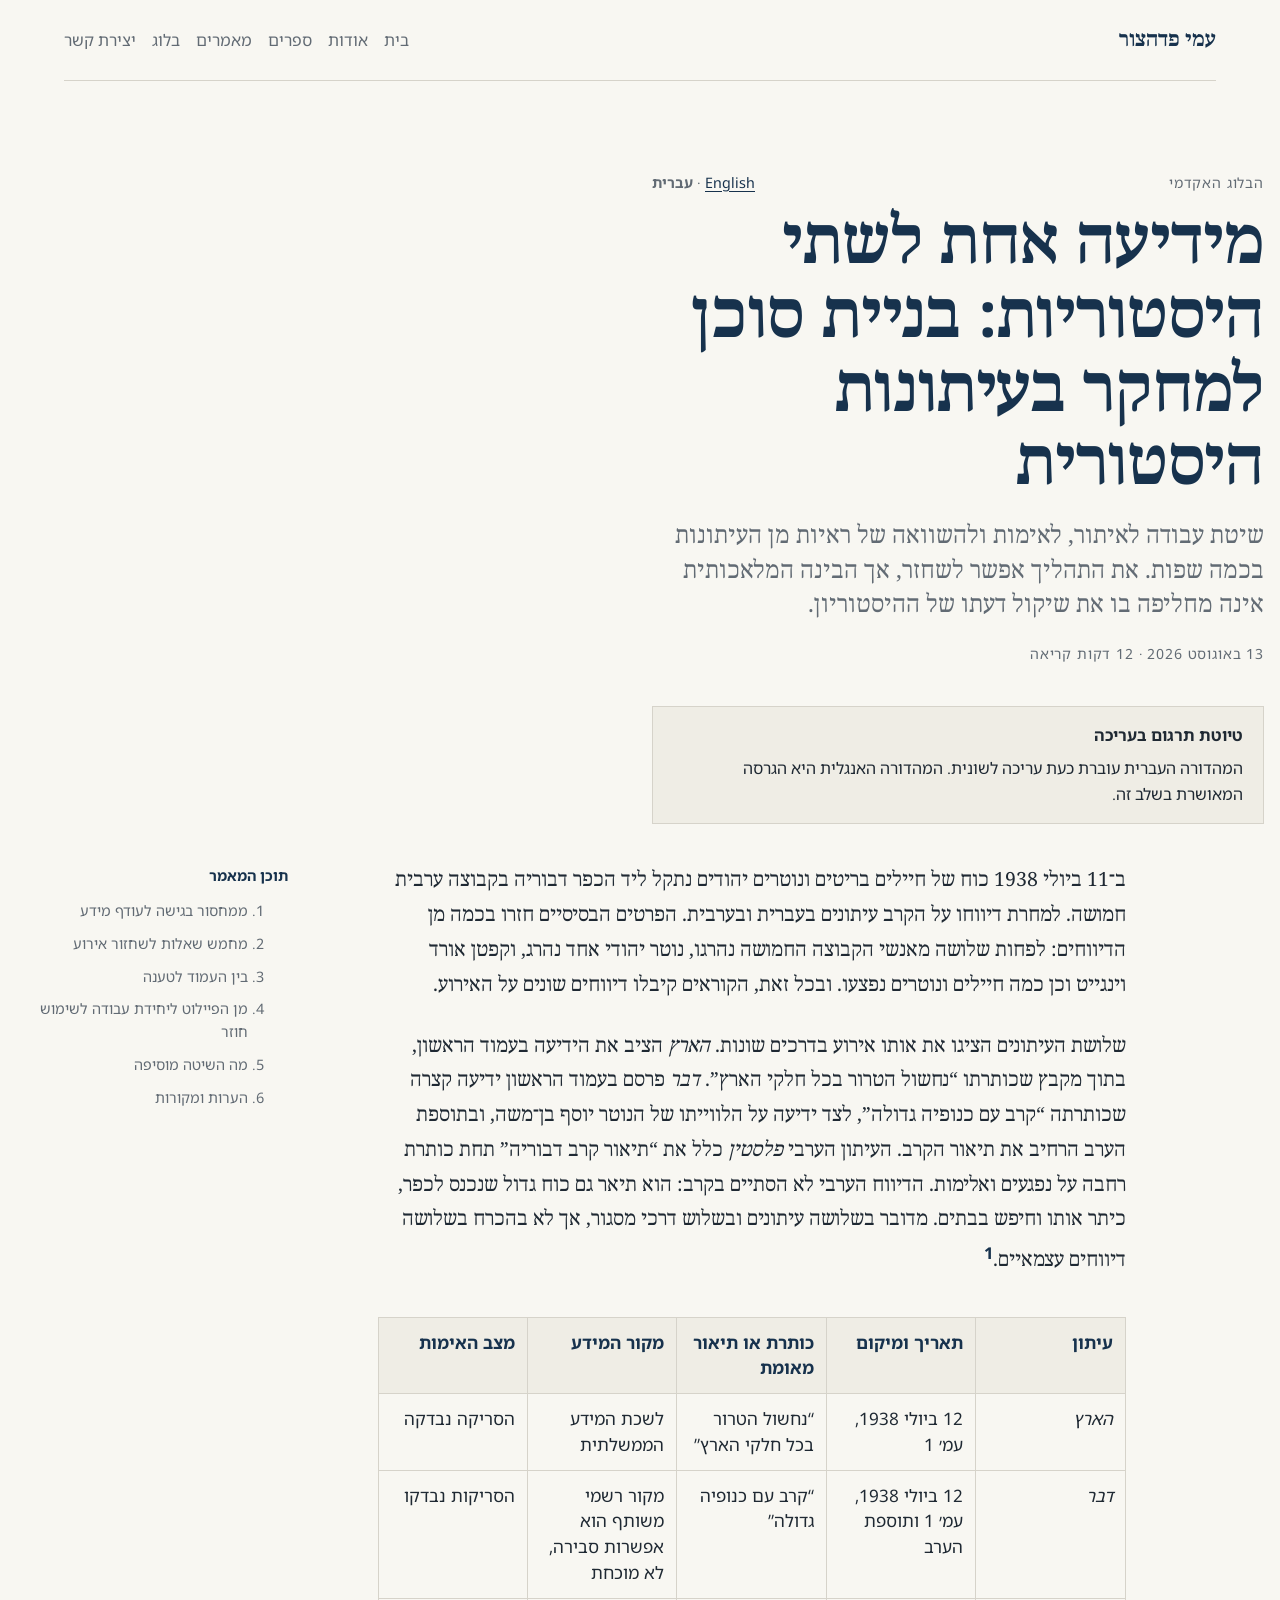
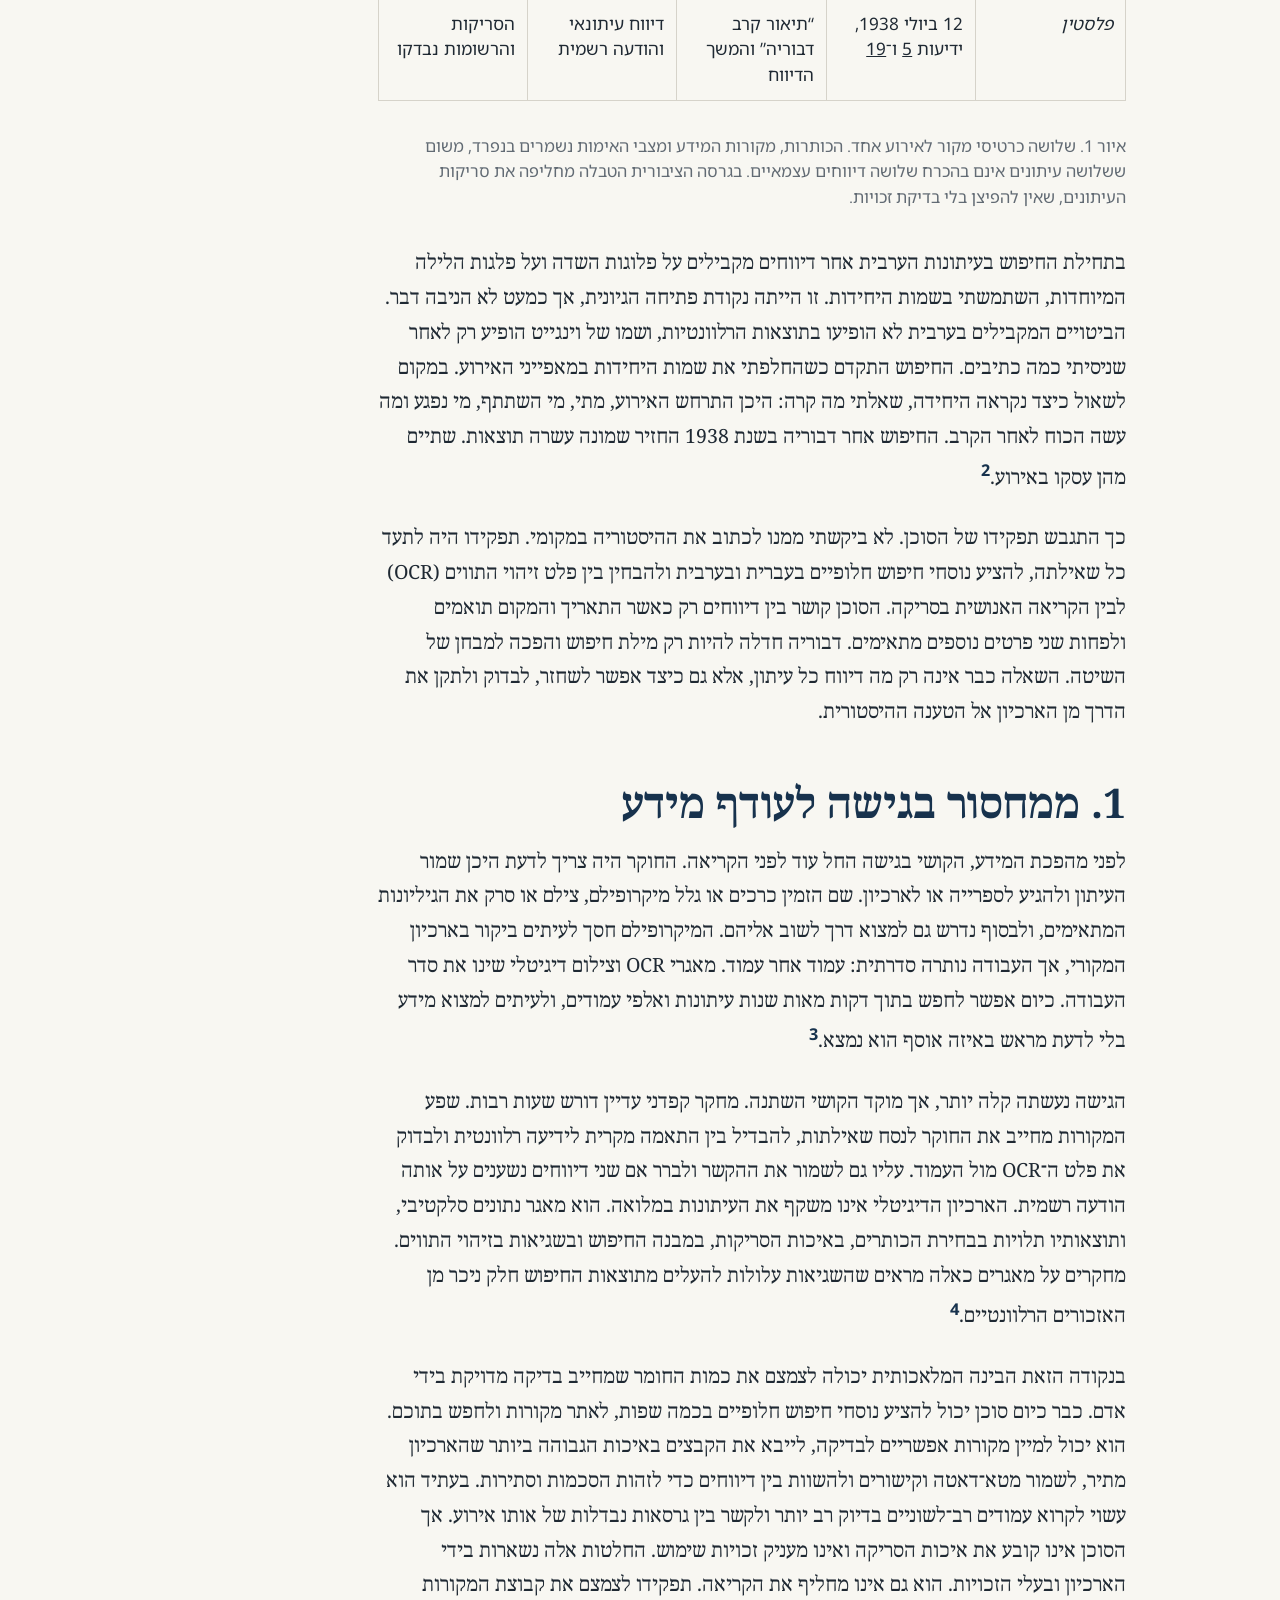
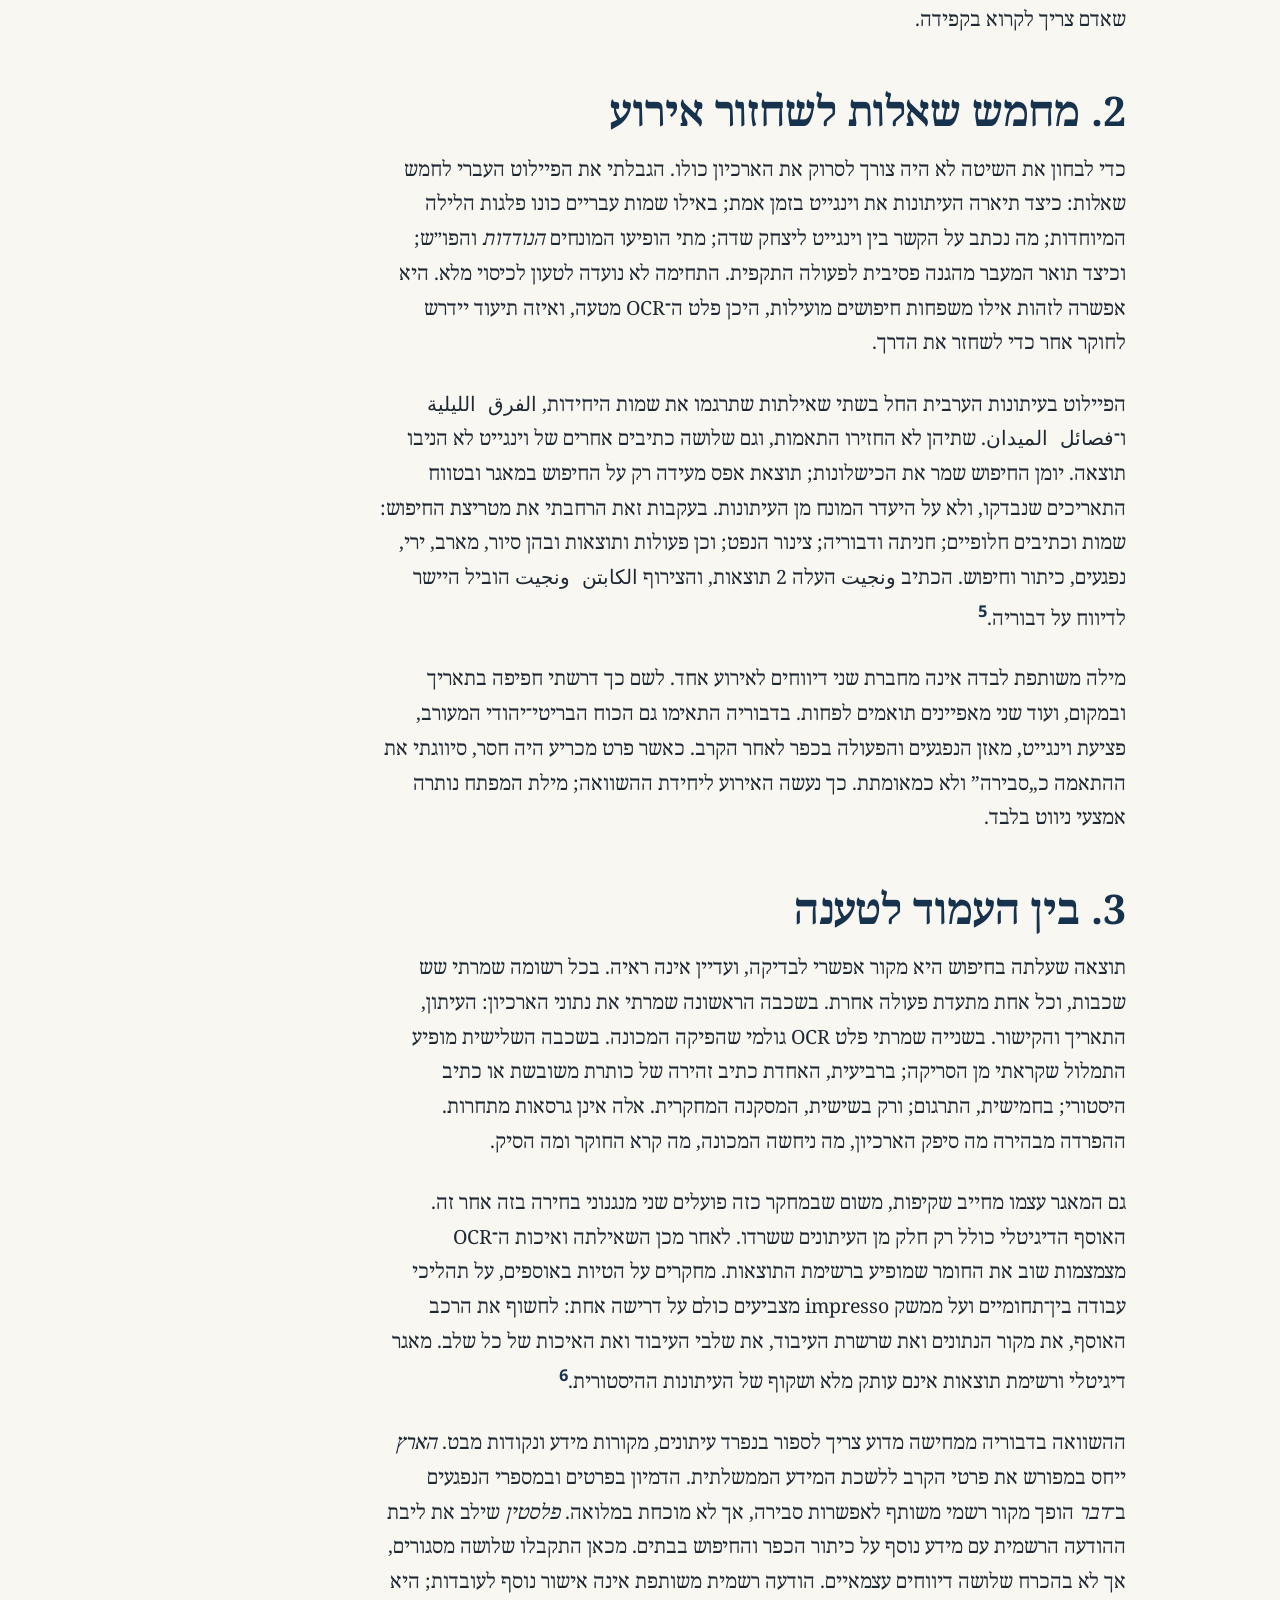
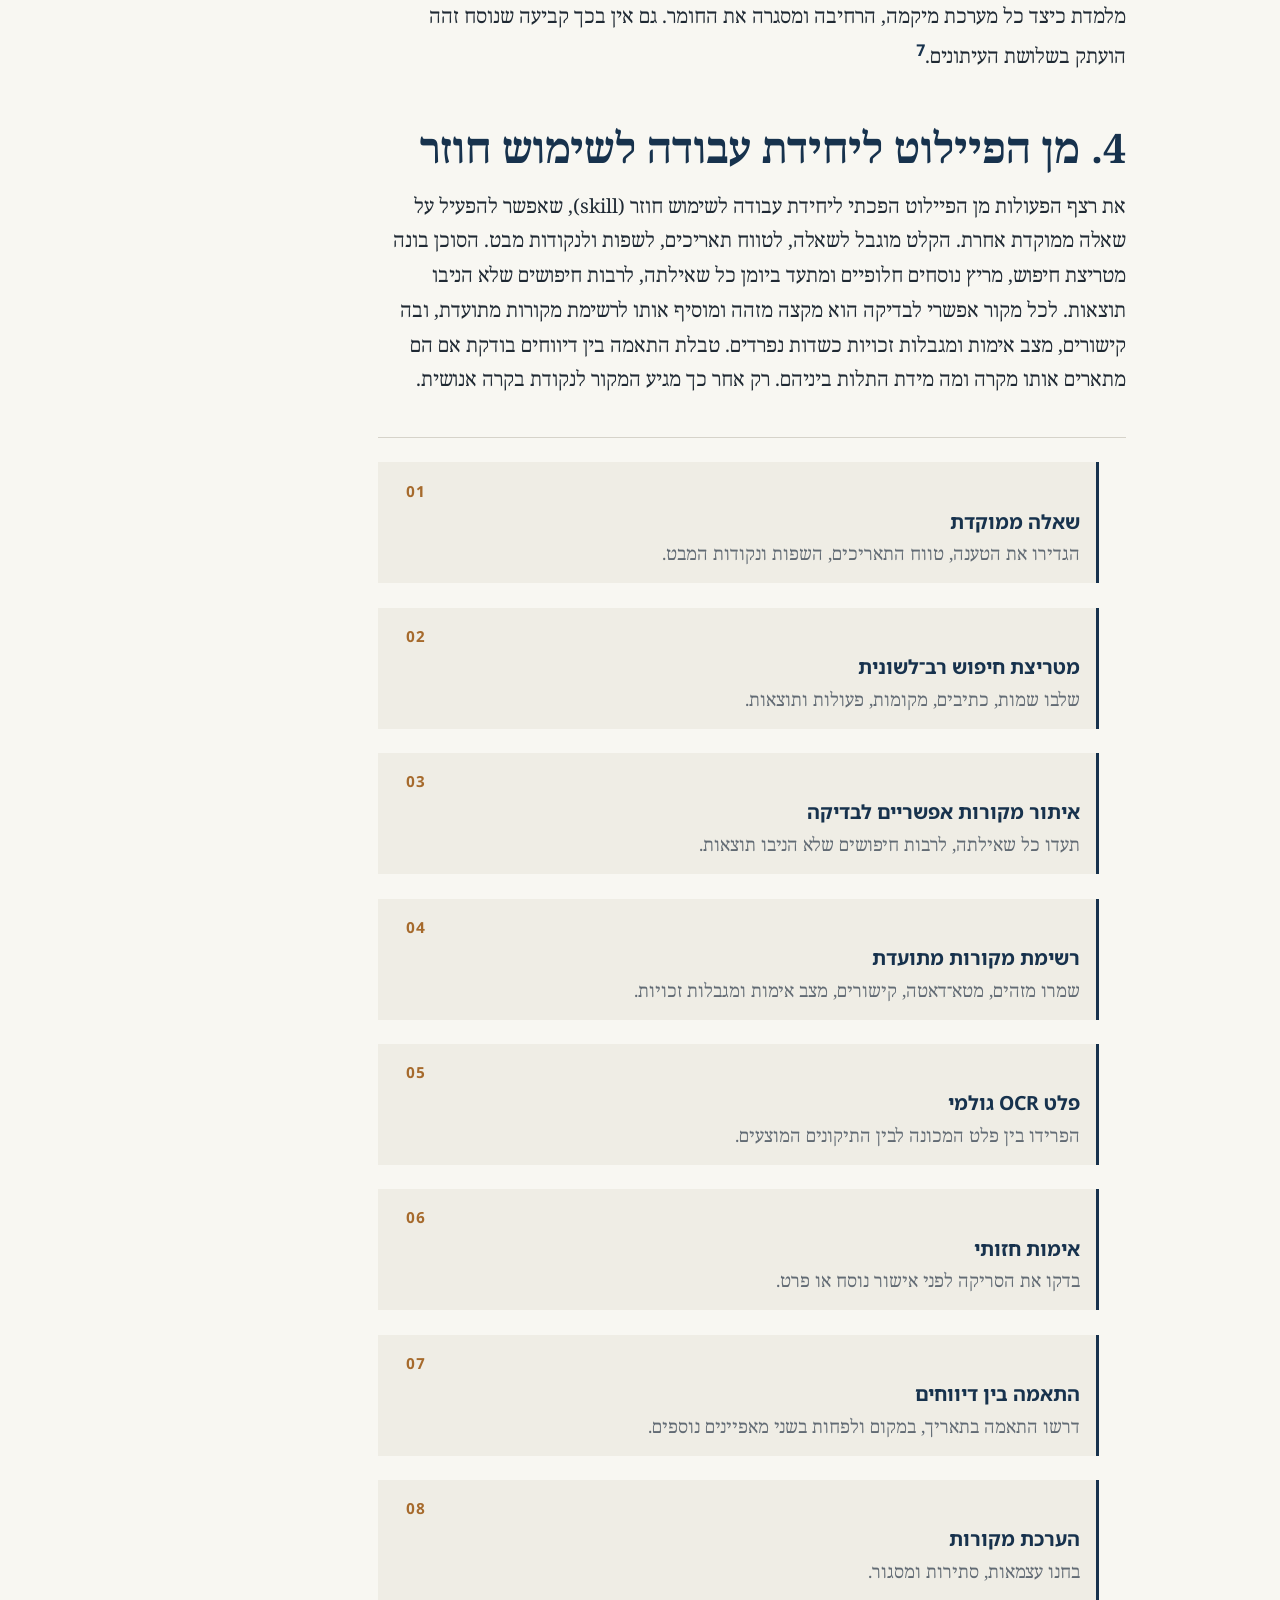
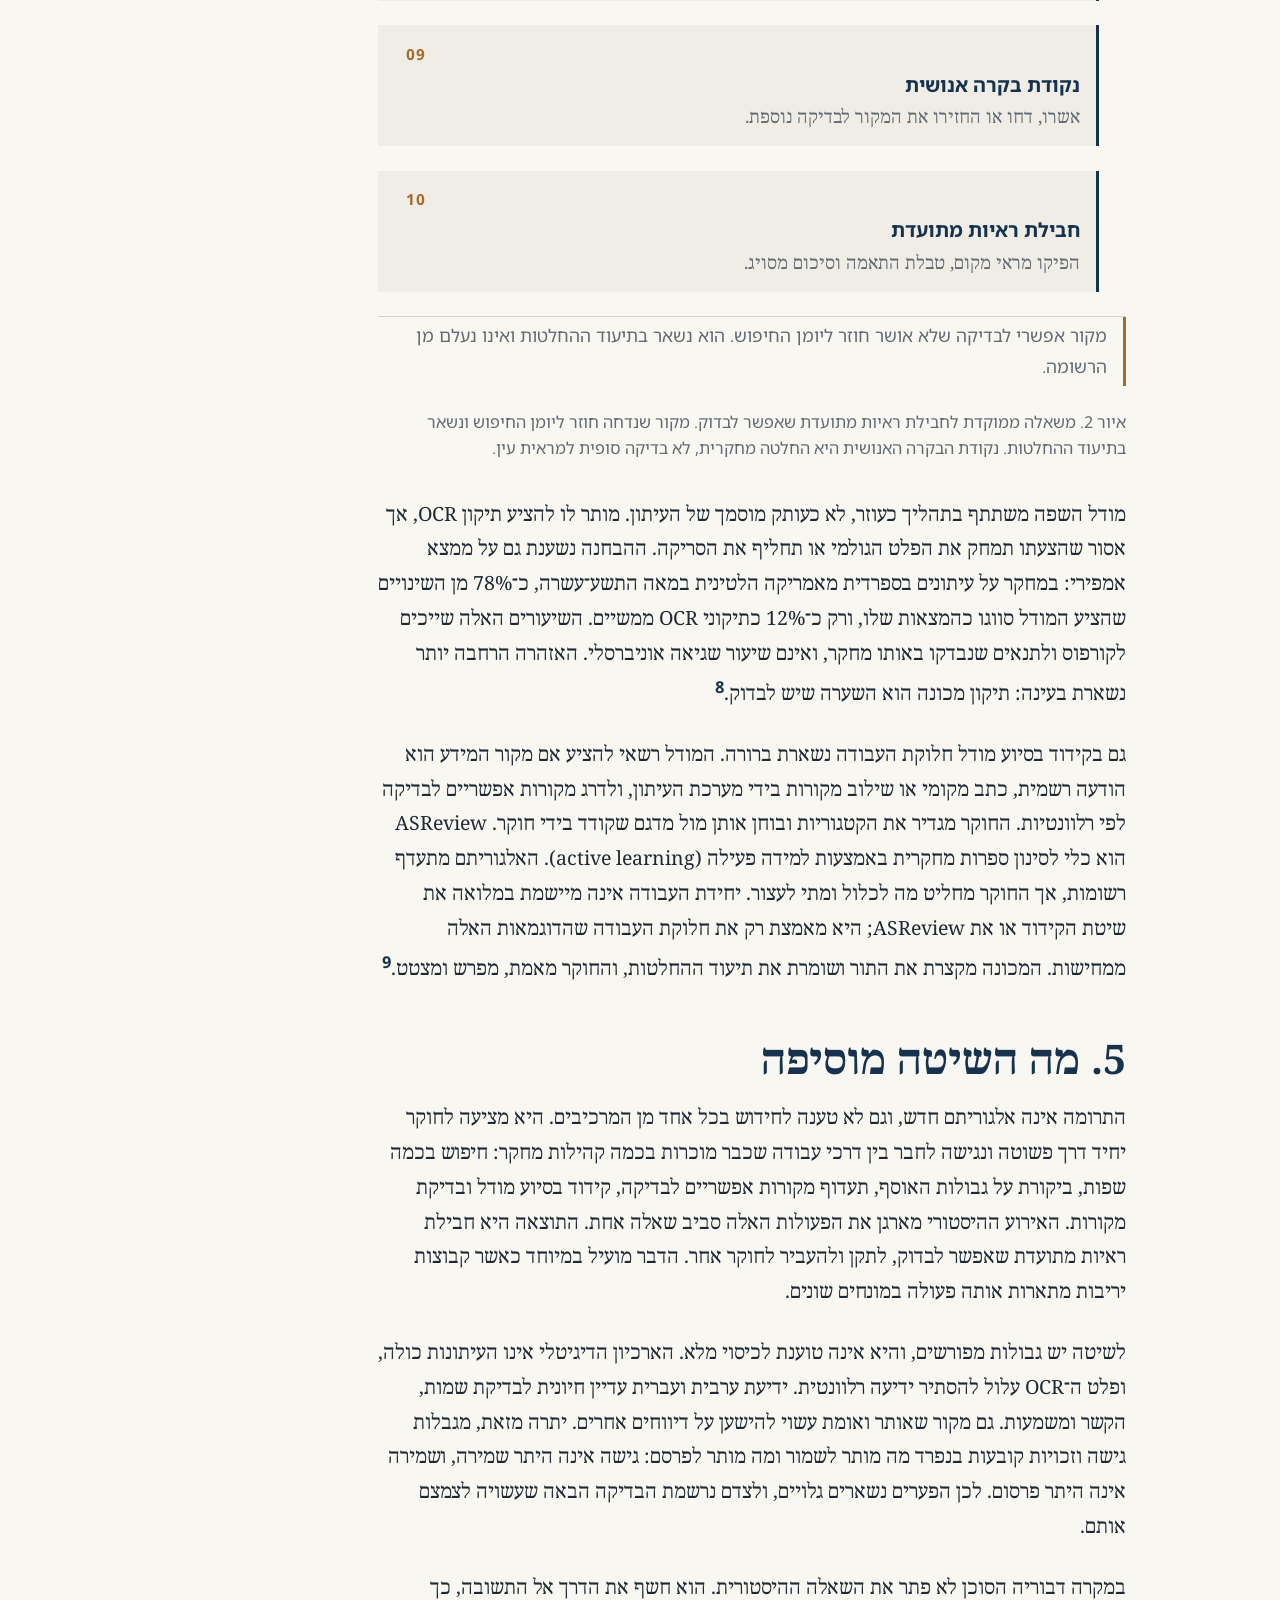
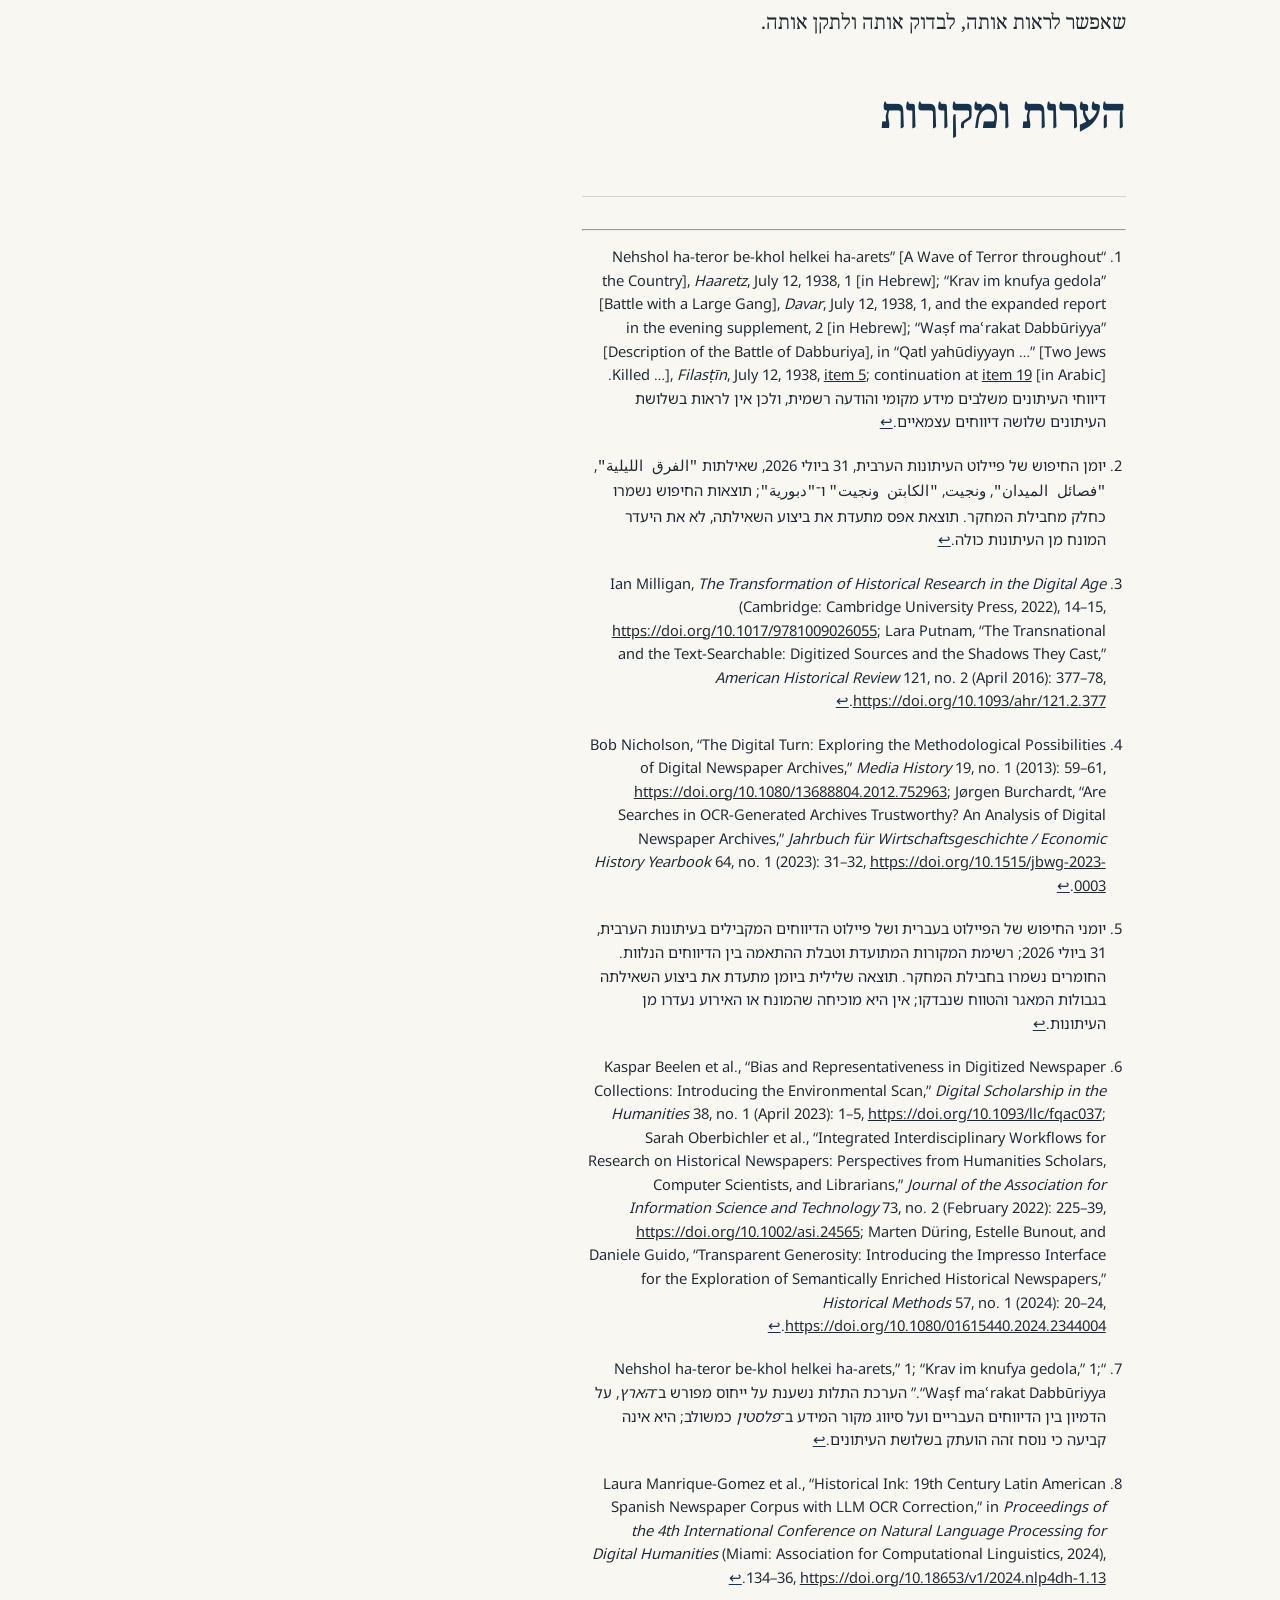
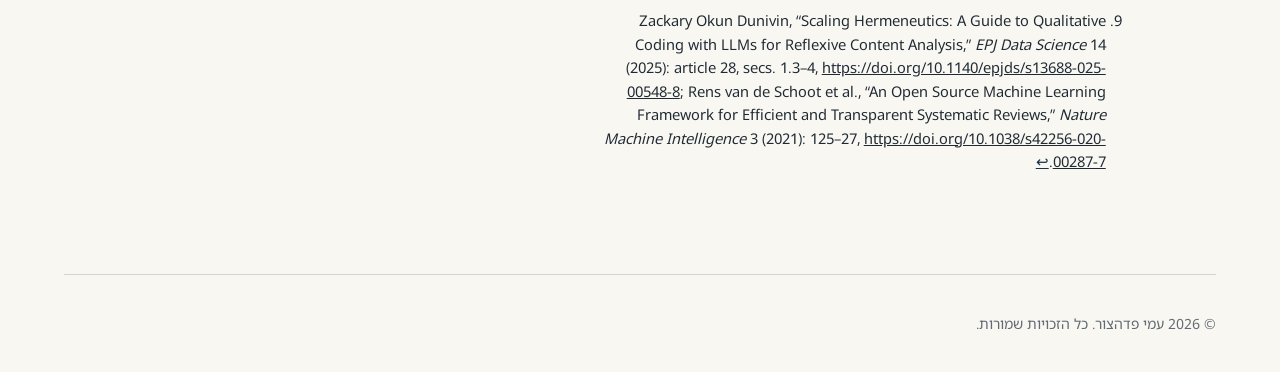
<file: blog/from-one-report-to-two-histories/he/index.html>
<!DOCTYPE html>
<html lang="he" dir="rtl">
<head>
  <meta charset="UTF-8">
  <meta name="viewport" content="width=device-width, initial-scale=1.0">
  <title>מידיעה אחת לשתי היסטוריות: בניית סוכן למחקר בעיתונות היסטורית | עמי פדהצור</title>
  <meta name="description" content="שיטת עבודה לאיתור, לאימות ולהשוואה של ראיות מן העיתונות בכמה שפות. את התהליך אפשר לשחזר, אך הבינה המלאכותית אינה מחליפה בו את שיקול דעתו של ההיסטוריון.">
  <link rel="canonical" href="https://pedahzur.github.io/blog/from-one-report-to-two-histories/he/">
  <link rel="alternate" hreflang="he" href="https://pedahzur.github.io/blog/from-one-report-to-two-histories/he/">
  <link rel="alternate" hreflang="en" href="https://pedahzur.github.io/blog/from-one-report-to-two-histories/">
  <link rel="alternate" hreflang="x-default" href="https://pedahzur.github.io/blog/from-one-report-to-two-histories/">
  <link rel="icon" type="image/svg+xml" href="../../../favicon.svg">
  <meta property="og:type" content="article">
  <meta property="og:site_name" content="Ami Pedahzur">
  <meta property="og:title" content="מידיעה אחת לשתי היסטוריות: בניית סוכן למחקר בעיתונות היסטורית">
  <meta property="og:description" content="שיטת עבודה לאיתור, לאימות ולהשוואה של ראיות מן העיתונות בכמה שפות. את התהליך אפשר לשחזר, אך הבינה המלאכותית אינה מחליפה בו את שיקול דעתו של ההיסטוריון.">
  <meta property="og:url" content="https://pedahzur.github.io/blog/from-one-report-to-two-histories/he/">
  <meta property="article:published_time" content="2026-08-13">
  <meta property="og:locale" content="he_IL">
  <meta property="og:locale:alternate" content="en_US">
  <meta name="twitter:card" content="summary">
  <meta name="twitter:title" content="מידיעה אחת לשתי היסטוריות: בניית סוכן למחקר בעיתונות היסטורית">
  <meta name="twitter:description" content="שיטת עבודה לאיתור, לאימות ולהשוואה של ראיות מן העיתונות בכמה שפות. את התהליך אפשר לשחזר, אך הבינה המלאכותית אינה מחליפה בו את שיקול דעתו של ההיסטוריון.">
  <script type="application/ld+json">
{
  "@context": "https://schema.org",
  "@type": "ScholarlyArticle",
  "headline": "מידיעה אחת לשתי היסטוריות: בניית סוכן למחקר בעיתונות היסטורית",
  "description": "שיטת עבודה לאיתור, לאימות ולהשוואה של ראיות מן העיתונות בכמה שפות. את התהליך אפשר לשחזר, אך הבינה המלאכותית אינה מחליפה בו את שיקול דעתו של ההיסטוריון.",
  "keywords": "עיתונות היסטורית, היסטוריה דיגיטלית, מחקר בסיוע בינה מלאכותית, ביקורת מקורות, ארכיונים רב־לשוניים",
  "author": {
    "@type": "Person",
    "name": "Ami Pedahzur"
  },
  "datePublished": "2026-08-13",
  "inLanguage": "he",
  "url": "https://pedahzur.github.io/blog/from-one-report-to-two-histories/he/",
  "isTranslationOf": {
    "@type": "ScholarlyArticle",
    "inLanguage": "en",
    "url": "https://pedahzur.github.io/blog/from-one-report-to-two-histories/"
  }
}
  </script>
  <link rel="preconnect" href="https://fonts.googleapis.com">
  <link rel="preconnect" href="https://fonts.gstatic.com" crossorigin>
  <link href="https://fonts.googleapis.com/css2?family=Noto+Sans+Hebrew:wght@400;500;600;700&amp;family=Noto+Serif+Hebrew:wght@400;500;600;700&amp;display=swap" rel="stylesheet">
  <link rel="stylesheet" href="../../blog.css">
</head>
<body>
  <a class="skip-link" href="#main-content">דילוג לתוכן המרכזי</a>
  <header class="site-header">
    <a class="wordmark" href="../../../">עמי פדהצור</a>
    <nav aria-label="ניווט ראשי">
      <a href="../../../">בית</a>
      <a href="../../../about.html#about">אודות</a>
      <a href="../../../about.html#books">ספרים</a>
      <a href="../../../about.html#articles">מאמרים</a>
      <a href="../../" aria-current="location">בלוג</a>
      <a href="../../../about.html#contact">יצירת קשר</a>
    </nav>
  </header>
  <main id="main-content">
    <article class="essay" data-translation-status="editor-reviewed" aria-labelledby="article-title">
      <header class="article-header">
        <div class="article-utility">
          <p class="eyebrow">הבלוג האקדמי</p>
          <p class="language-switch" aria-label="בחירת שפה"><a href="../" hreflang="en" lang="en">English</a> <span aria-hidden="true">·</span> <strong aria-current="page">עברית</strong></p>
        </div>
        <h1 id="article-title">מידיעה אחת לשתי היסטוריות: בניית סוכן למחקר בעיתונות היסטורית</h1>
        <p class="article-deck">שיטת עבודה לאיתור, לאימות ולהשוואה של ראיות מן העיתונות בכמה שפות. את התהליך אפשר לשחזר, אך הבינה המלאכותית אינה מחליפה בו את שיקול דעתו של ההיסטוריון.</p>
        <p class="essay-meta"><time datetime="2026-08-13">13 באוגוסט 2026</time> <span aria-hidden="true">·</span> 12 דקות קריאה</p>
      </header>
      <aside class="translation-status" role="note" aria-labelledby="translation-status-title">
        <p id="translation-status-title"><strong>טיוטת תרגום בעריכה</strong></p>
        <p>המהדורה העברית עוברת כעת עריכה לשונית. המהדורה האנגלית היא הגרסה המאושרת בשלב זה.</p>
      </aside>
      <details class="mobile-toc">
        <summary>תוכן המאמר</summary>
        <nav aria-label="תוכן המאמר">
          <ol>
              <li><a href="#ממחסור-בגישה-לעודף-מידע">ממחסור בגישה לעודף מידע</a></li>
              <li><a href="#מחמש-שאלות-לשחזור-אירוע">מחמש שאלות לשחזור אירוע</a></li>
              <li><a href="#בין-העמוד-לטענה">בין העמוד לטענה</a></li>
              <li><a href="#מן-הפיילוט-לסקיל">מן הפיילוט ליחידת עבודה לשימוש חוזר</a></li>
              <li><a href="#מה-השיטה-מוסיפה">מה השיטה מוסיפה</a></li>
              <li><a href="#notes-and-sources">הערות ומקורות</a></li>
          </ol>
        </nav>
      </details>
      <div class="article-layout">
        <aside class="article-toc">
          <nav aria-label="תוכן המאמר">
            <p>תוכן המאמר</p>
            <ol>
              <li><a href="#ממחסור-בגישה-לעודף-מידע">ממחסור בגישה לעודף מידע</a></li>
              <li><a href="#מחמש-שאלות-לשחזור-אירוע">מחמש שאלות לשחזור אירוע</a></li>
              <li><a href="#בין-העמוד-לטענה">בין העמוד לטענה</a></li>
              <li><a href="#מן-הפיילוט-לסקיל">מן הפיילוט ליחידת עבודה לשימוש חוזר</a></li>
              <li><a href="#מה-השיטה-מוסיפה">מה השיטה מוסיפה</a></li>
              <li><a href="#notes-and-sources">הערות ומקורות</a></li>
            </ol>
          </nav>
        </aside>
        <div class="article-body essay-body">
<p>ב־11 ביולי 1938 כוח של חיילים בריטים ונוטרים יהודים נתקל ליד הכפר דבוריה בקבוצה ערבית חמושה. למחרת דיווחו על הקרב עיתונים בעברית ובערבית. הפרטים הבסיסיים חזרו בכמה מן הדיווחים: לפחות שלושה מאנשי הקבוצה החמושה נהרגו, נוטר יהודי אחד נהרג, וקפטן אורד וינגייט וכן כמה חיילים ונוטרים נפצעו. ובכל זאת, הקוראים קיבלו דיווחים שונים על האירוע.</p>
<p>שלושת העיתונים הציגו את אותו אירוע בדרכים שונות. <em>הארץ</em> הציב את הידיעה בעמוד הראשון, בתוך מקבץ שכותרתו “נחשול הטרור בכל חלקי הארץ”. <em>דבר</em> פרסם בעמוד הראשון ידיעה קצרה שכותרתה “קרב עם כנופיה גדולה”, לצד ידיעה על הלווייתו של הנוטר יוסף בן־משה, ובתוספת הערב הרחיב את תיאור הקרב. העיתון הערבי <em>פלסטין</em> כלל את “תיאור קרב דבוריה” תחת כותרת רחבה על נפגעים ואלימות. הדיווח הערבי לא הסתיים בקרב: הוא תיאר גם כוח גדול שנכנס לכפר, כיתר אותו וחיפש בבתים. מדובר בשלושה עיתונים ובשלוש דרכי מסגור, אך לא בהכרח בשלושה דיווחים עצמאיים.<a href="#fn1" class="footnote-ref" id="fnref1" role="doc-noteref"><sup>1</sup></a></p>
<figure class="source-figure">
<div class="article-table-wrap" tabindex="0" role="region" aria-labelledby="source-cards-caption">
<table class="article-table">
<colgroup>
<col style="width: 20%" />
<col style="width: 20%" />
<col style="width: 20%" />
<col style="width: 20%" />
<col style="width: 20%" />
</colgroup>
<thead>
<tr>
<th scope="col">עיתון</th>
<th scope="col">תאריך ומיקום</th>
<th scope="col">כותרת או תיאור מאומת</th>
<th scope="col">מקור המידע</th>
<th scope="col">מצב האימות</th>
</tr>
</thead>
<tbody>
<tr>
<td><em>הארץ</em></td>
<td>12 ביולי 1938, עמ׳ 1</td>
<td>“נחשול הטרור בכל חלקי הארץ”</td>
<td>לשכת המידע הממשלתית</td>
<td>הסריקה נבדקה</td>
</tr>
<tr>
<td><em>דבר</em></td>
<td>12 ביולי 1938, עמ׳ 1 ותוספת הערב</td>
<td>“קרב עם כנופיה גדולה”</td>
<td>מקור רשמי משותף הוא אפשרות סבירה, לא מוכחת</td>
<td>הסריקות נבדקו</td>
</tr>
<tr>
<td><em>פלסטין</em></td>
<td>12 ביולי 1938, ידיעות <a href="https://www.nli.org.il/he/newspapers/?a=d&amp;d=falastin19380712-01.2.5">5</a> ו־<a href="https://www.nli.org.il/he/newspapers/?a=d&amp;d=falastin19380712-01.2.19">19</a></td>
<td>“תיאור קרב דבוריה” והמשך הדיווח</td>
<td>דיווח עיתונאי והודעה רשמית</td>
<td>הסריקות והרשומות נבדקו</td>
</tr>
</tbody>
</table>
</div>
<figcaption id="source-cards-caption">איור 1. שלושה כרטיסי מקור לאירוע אחד. הכותרות, מקורות המידע ומצבי האימות נשמרים בנפרד, משום ששלושה עיתונים אינם בהכרח שלושה דיווחים עצמאיים. בגרסה הציבורית הטבלה מחליפה את סריקות העיתונים, שאין להפיצן בלי בדיקת זכויות.</figcaption>
</figure>
<p>בתחילת החיפוש בעיתונות הערבית אחר דיווחים מקבילים על פלוגות השדה ועל פלגות הלילה המיוחדות, השתמשתי בשמות היחידות. זו הייתה נקודת פתיחה הגיונית, אך כמעט לא הניבה דבר. הביטויים המקבילים בערבית לא הופיעו בתוצאות הרלוונטיות, ושמו של וינגייט הופיע רק לאחר שניסיתי כמה כתיבים. החיפוש התקדם כשהחלפתי את שמות היחידות במאפייני האירוע. במקום לשאול כיצד נקראה היחידה, שאלתי מה קרה: היכן התרחש האירוע, מתי, מי השתתף, מי נפגע ומה עשה הכוח לאחר הקרב. החיפוש אחר דבוריה בשנת 1938 החזיר שמונה עשרה תוצאות. שתיים מהן עסקו באירוע.<a href="#fn2" class="footnote-ref" id="fnref2" role="doc-noteref"><sup>2</sup></a></p>
<p>כך התגבש תפקידו של הסוכן. לא ביקשתי ממנו לכתוב את ההיסטוריה במקומי. תפקידו היה לתעד כל שאילתה, להציע נוסחי חיפוש חלופיים בעברית ובערבית ולהבחין בין פלט זיהוי התווים (OCR) לבין הקריאה האנושית בסריקה. הסוכן קושר בין דיווחים רק כאשר התאריך והמקום תואמים ולפחות שני פרטים נוספים מתאימים. דבוריה חדלה להיות רק מילת חיפוש והפכה למבחן של השיטה. השאלה כבר אינה רק מה דיווח כל עיתון, אלא גם כיצד אפשר לשחזר, לבדוק ולתקן את הדרך מן הארכיון אל הטענה ההיסטורית.</p>
<section id="ממחסור-בגישה-לעודף-מידע" class="numbered-section">
<h2>1. ממחסור בגישה לעודף מידע</h2>
<p>לפני מהפכת המידע, הקושי בגישה החל עוד לפני הקריאה. החוקר היה צריך לדעת היכן שמור העיתון ולהגיע לספרייה או לארכיון. שם הזמין כרכים או גלל מיקרופילם, צילם או סרק את הגיליונות המתאימים, ולבסוף נדרש גם למצוא דרך לשוב אליהם. המיקרופילם חסך לעיתים ביקור בארכיון המקורי, אך העבודה נותרה סדרתית: עמוד אחר עמוד. מאגרי OCR וצילום דיגיטלי שינו את סדר העבודה. כיום אפשר לחפש בתוך דקות מאות שנות עיתונות ואלפי עמודים, ולעיתים למצוא מידע בלי לדעת מראש באיזה אוסף הוא נמצא.<a href="#fn3" class="footnote-ref" id="fnref3" role="doc-noteref"><sup>3</sup></a></p>
<p>הגישה נעשתה קלה יותר, אך מוקד הקושי השתנה. מחקר קפדני עדיין דורש שעות רבות. שפע המקורות מחייב את החוקר לנסח שאילתות, להבדיל בין התאמה מקרית לידיעה רלוונטית ולבדוק את פלט ה־OCR מול העמוד. עליו גם לשמור את ההקשר ולברר אם שני דיווחים נשענים על אותה הודעה רשמית. הארכיון הדיגיטלי אינו משקף את העיתונות במלואה. הוא מאגר נתונים סלקטיבי, ותוצאותיו תלויות בבחירת הכותרים, באיכות הסריקות, במבנה החיפוש ובשגיאות בזיהוי התווים. מחקרים על מאגרים כאלה מראים שהשגיאות עלולות להעלים מתוצאות החיפוש חלק ניכר מן האזכורים הרלוונטיים.<a href="#fn4" class="footnote-ref" id="fnref4" role="doc-noteref"><sup>4</sup></a></p>
<p>בנקודה הזאת הבינה המלאכותית יכולה לצמצם את כמות החומר שמחייב בדיקה מדויקת בידי אדם. כבר כיום סוכן יכול להציע נוסחי חיפוש חלופיים בכמה שפות, לאתר מקורות ולחפש בתוכם. הוא יכול למיין מקורות אפשריים לבדיקה, לייבא את הקבצים באיכות הגבוהה ביותר שהארכיון מתיר, לשמור מטא־דאטה וקישורים ולהשוות בין דיווחים כדי לזהות הסכמות וסתירות. בעתיד הוא עשוי לקרוא עמודים רב־לשוניים בדיוק רב יותר ולקשר בין גרסאות נבדלות של אותו אירוע. אך הסוכן אינו קובע את איכות הסריקה ואינו מעניק זכויות שימוש. החלטות אלה נשארות בידי הארכיון ובעלי הזכויות. הוא גם אינו מחליף את הקריאה. תפקידו לצמצם את קבוצת המקורות שאדם צריך לקרוא בקפידה.</p>
</section>
<section id="מחמש-שאלות-לשחזור-אירוע" class="numbered-section">
<h2>2. מחמש שאלות לשחזור אירוע</h2>
<p>כדי לבחון את השיטה לא היה צורך לסרוק את הארכיון כולו. הגבלתי את הפיילוט העברי לחמש שאלות: כיצד תיארה העיתונות את וינגייט בזמן אמת; באילו שמות עבריים כונו פלגות הלילה המיוחדות; מה נכתב על הקשר בין וינגייט ליצחק שדה; מתי הופיעו המונחים <em>הנודדות</em> והפו״ש; וכיצד תואר המעבר מהגנה פסיבית לפעולה התקפית. התחימה לא נועדה לטעון לכיסוי מלא. היא אפשרה לזהות אילו משפחות חיפושים מועילות, היכן פלט ה־OCR מטעה, ואיזה תיעוד יידרש לחוקר אחר כדי לשחזר את הדרך.</p>
<p>הפיילוט בעיתונות הערבית החל בשתי שאילתות שתרגמו את שמות היחידות, <code lang="ar" dir="rtl">الفرق الليلية</code> ו־<code lang="ar" dir="rtl">فصائل الميدان</code>. שתיהן לא החזירו התאמות, וגם שלושה כתיבים אחרים של וינגייט לא הניבו תוצאה. יומן החיפוש שמר את הכישלונות; תוצאת אפס מעידה רק על החיפוש במאגר ובטווח התאריכים שנבדקו, ולא על היעדר המונח מן העיתונות. בעקבות זאת הרחבתי את מטריצת החיפוש: שמות וכתיבים חלופיים; חניתה ודבוריה; צינור הנפט; וכן פעולות ותוצאות ובהן סיור, מארב, ירי, נפגעים, כיתור וחיפוש. הכתיב <code lang="ar" dir="rtl">ونجيت</code> העלה 2 תוצאות, והצירוף <code lang="ar" dir="rtl">الكابتن ونجيت</code> הוביל היישר לדיווח על דבוריה.<a href="#fn5" class="footnote-ref" id="fnref5" role="doc-noteref"><sup>5</sup></a></p>
<p>מילה משותפת לבדה אינה מחברת שני דיווחים לאירוע אחד. לשם כך דרשתי חפיפה בתאריך ובמקום, ועוד שני מאפיינים תואמים לפחות. בדבוריה התאימו גם הכוח הבריטי־יהודי המעורב, פציעת וינגייט, מאזן הנפגעים והפעולה בכפר לאחר הקרב. כאשר פרט מכריע היה חסר, סיווגתי את ההתאמה כ„סבירה” ולא כמאומתת. כך נעשה האירוע ליחידת ההשוואה; מילת המפתח נותרה אמצעי ניווט בלבד.</p>
</section>
<section id="בין-העמוד-לטענה" class="numbered-section">
<h2>3. בין העמוד לטענה</h2>
<p>תוצאה שעלתה בחיפוש היא מקור אפשרי לבדיקה, ועדיין אינה ראיה. בכל רשומה שמרתי שש שכבות, וכל אחת מתעדת פעולה אחרת. בשכבה הראשונה שמרתי את נתוני הארכיון: העיתון, התאריך והקישור. בשנייה שמרתי פלט OCR גולמי שהפיקה המכונה. בשכבה השלישית מופיע התמלול שקראתי מן הסריקה; ברביעית, האחדת כתיב זהירה של כותרת משובשת או כתיב היסטורי; בחמישית, התרגום; ורק בשישית, המסקנה המחקרית. אלה אינן גרסאות מתחרות. ההפרדה מבהירה מה סיפק הארכיון, מה ניחשה המכונה, מה קרא החוקר ומה הסיק.</p>
<p>גם המאגר עצמו מחייב שקיפות, משום שבמחקר כזה פועלים שני מנגנוני בחירה בזה אחר זה. האוסף הדיגיטלי כולל רק חלק מן העיתונים ששרדו. לאחר מכן השאילתה ואיכות ה־OCR מצמצמות שוב את החומר שמופיע ברשימת התוצאות. מחקרים על הטיות באוספים, על תהליכי עבודה בין־תחומיים ועל ממשק impresso מצביעים כולם על דרישה אחת: לחשוף את הרכב האוסף, את מקור הנתונים ואת שרשרת העיבוד, את שלבי העיבוד ואת האיכות של כל שלב. מאגר דיגיטלי ורשימת תוצאות אינם עותק מלא ושקוף של העיתונות ההיסטורית.<a href="#fn6" class="footnote-ref" id="fnref6" role="doc-noteref"><sup>6</sup></a></p>
<p>ההשוואה בדבוריה ממחישה מדוע צריך לספור בנפרד עיתונים, מקורות מידע ונקודות מבט. <em>הארץ</em> ייחס במפורש את פרטי הקרב ללשכת המידע הממשלתית. הדמיון בפרטים ובמספרי הנפגעים ב־<em>דבר</em> הופך מקור רשמי משותף לאפשרות סבירה, אך לא מוכחת במלואה. <em>פלסטין</em> שילב את ליבת ההודעה הרשמית עם מידע נוסף על כיתור הכפר והחיפוש בבתים. מכאן התקבלו שלושה מסגורים, אך לא בהכרח שלושה דיווחים עצמאיים. הודעה רשמית משותפת אינה אישור נוסף לעובדות; היא מלמדת כיצד כל מערכת מיקמה, הרחיבה ומסגרה את החומר. גם אין בכך קביעה שנוסח זהה הועתק בשלושת העיתונים.<a href="#fn7" class="footnote-ref" id="fnref7" role="doc-noteref"><sup>7</sup></a></p>
</section>
<section id="מן-הפיילוט-לסקיל" class="numbered-section">
<h2>4. מן הפיילוט ליחידת עבודה לשימוש חוזר</h2>
<p>את רצף הפעולות מן הפיילוט הפכתי ליחידת עבודה לשימוש חוזר (skill), שאפשר להפעיל על שאלה ממוקדת אחרת. הקלט מוגבל לשאלה, לטווח תאריכים, לשפות ולנקודות מבט. הסוכן בונה מטריצת חיפוש, מריץ נוסחים חלופיים ומתעד ביומן כל שאילתה, לרבות חיפושים שלא הניבו תוצאות. לכל מקור אפשרי לבדיקה הוא מקצה מזהה ומוסיף אותו לרשימת מקורות מתועדת, ובה קישורים, מצב אימות ומגבלות זכויות כשדות נפרדים. טבלת התאמה בין דיווחים בודקת אם הם מתארים אותו מקרה ומה מידת התלות ביניהם. רק אחר כך מגיע המקור לנקודת בקרה אנושית.</p>
<figure class="workflow-figure">
<div class="workflow-scroll" tabindex="0" role="region" aria-labelledby="workflow-caption">
<ol class="evidence-flow">
<li><strong>שאלה ממוקדת</strong><span>הגדירו את הטענה, טווח התאריכים, השפות ונקודות המבט.</span></li>
<li><strong>מטריצת חיפוש רב־לשונית</strong><span>שלבו שמות, כתיבים, מקומות, פעולות ותוצאות.</span></li>
<li><strong>איתור מקורות אפשריים לבדיקה</strong><span>תעדו כל שאילתה, לרבות חיפושים שלא הניבו תוצאות.</span></li>
<li><strong>רשימת מקורות מתועדת</strong><span>שמרו מזהים, מטא־דאטה, קישורים, מצב אימות ומגבלות זכויות.</span></li>
<li><strong>פלט OCR גולמי</strong><span>הפרידו בין פלט המכונה לבין התיקונים המוצעים.</span></li>
<li><strong>אימות חזותי</strong><span>בדקו את הסריקה לפני אישור נוסח או פרט.</span></li>
<li><strong>התאמה בין דיווחים</strong><span>דרשו התאמה בתאריך, במקום ולפחות בשני מאפיינים נוספים.</span></li>
<li><strong>הערכת מקורות</strong><span>בחנו עצמאות, סתירות ומסגור.</span></li>
<li><strong>נקודת בקרה אנושית</strong><span>אשרו, דחו או החזירו את המקור לבדיקה נוספת.</span></li>
<li><strong>חבילת ראיות מתועדת</strong><span>הפיקו מראי מקום, טבלת התאמה וסיכום מסויג.</span></li>
</ol>
</div>
<p class="workflow-return">מקור אפשרי לבדיקה שלא אושר חוזר ליומן החיפוש. הוא נשאר בתיעוד ההחלטות ואינו נעלם מן הרשומה.</p>
<figcaption id="workflow-caption">איור 2. משאלה ממוקדת לחבילת ראיות מתועדת שאפשר לבדוק. מקור שנדחה חוזר ליומן החיפוש ונשאר בתיעוד ההחלטות. נקודת הבקרה האנושית היא החלטה מחקרית, לא בדיקה סופית למראית עין.</figcaption>
</figure>
<p>מודל השפה משתתף בתהליך כעוזר, לא כעותק מוסמך של העיתון. מותר לו להציע תיקון OCR, אך אסור שהצעתו תמחק את הפלט הגולמי או תחליף את הסריקה. ההבחנה נשענת גם על ממצא אמפירי: במחקר על עיתונים בספרדית מאמריקה הלטינית במאה התשע־עשרה, כ־78% מן השינויים שהציע המודל סווגו כהמצאות שלו, ורק כ־12% כתיקוני OCR ממשיים. השיעורים האלה שייכים לקורפוס ולתנאים שנבדקו באותו מחקר, ואינם שיעור שגיאה אוניברסלי. האזהרה הרחבה יותר נשארת בעינה: תיקון מכונה הוא השערה שיש לבדוק.<a href="#fn8" class="footnote-ref" id="fnref8" role="doc-noteref"><sup>8</sup></a></p>
<p>גם בקידוד בסיוע מודל חלוקת העבודה נשארת ברורה. המודל רשאי להציע אם מקור המידע הוא הודעה רשמית, כתב מקומי או שילוב מקורות בידי מערכת העיתון, ולדרג מקורות אפשריים לבדיקה לפי רלוונטיות. החוקר מגדיר את הקטגוריות ובוחן אותן מול מדגם שקודד בידי חוקר. ASReview הוא כלי לסינון ספרות מחקרית באמצעות למידה פעילה (active learning). האלגוריתם מתעדף רשומות, אך החוקר מחליט מה לכלול ומתי לעצור. יחידת העבודה אינה מיישמת במלואה את שיטת הקידוד או את ASReview; היא מאמצת רק את חלוקת העבודה שהדוגמאות האלה ממחישות. המכונה מקצרת את התור ושומרת את תיעוד ההחלטות, והחוקר מאמת, מפרש ומצטט.<a href="#fn9" class="footnote-ref" id="fnref9" role="doc-noteref"><sup>9</sup></a></p>
</section>
<section id="מה-השיטה-מוסיפה" class="numbered-section">
<h2>5. מה השיטה מוסיפה</h2>
<p>התרומה אינה אלגוריתם חדש, וגם לא טענה לחידוש בכל אחד מן המרכיבים. היא מציעה לחוקר יחיד דרך פשוטה ונגישה לחבר בין דרכי עבודה שכבר מוכרות בכמה קהילות מחקר: חיפוש בכמה שפות, ביקורת על גבולות האוסף, תעדוף מקורות אפשריים לבדיקה, קידוד בסיוע מודל ובדיקת מקורות. האירוע ההיסטורי מארגן את הפעולות האלה סביב שאלה אחת. התוצאה היא חבילת ראיות מתועדת שאפשר לבדוק, לתקן ולהעביר לחוקר אחר. הדבר מועיל במיוחד כאשר קבוצות יריבות מתארות אותה פעולה במונחים שונים.</p>
<p>לשיטה יש גבולות מפורשים, והיא אינה טוענת לכיסוי מלא. הארכיון הדיגיטלי אינו העיתונות כולה, ופלט ה־OCR עלול להסתיר ידיעה רלוונטית. ידיעת ערבית ועברית עדיין חיונית לבדיקת שמות, הקשר ומשמעות. גם מקור שאותר ואומת עשוי להישען על דיווחים אחרים. יתרה מזאת, מגבלות גישה וזכויות קובעות בנפרד מה מותר לשמור ומה מותר לפרסם: גישה אינה היתר שמירה, ושמירה אינה היתר פרסום. לכן הפערים נשארים גלויים, ולצדם נרשמת הבדיקה הבאה שעשויה לצמצם אותם.</p>
<p>במקרה דבוריה הסוכן לא פתר את השאלה ההיסטורית. הוא חשף את הדרך אל התשובה, כך שאפשר לראות אותה, לבדוק אותה ולתקן אותה.</p>
</section>
<section class="numbered-section">
<h2 id="notes-and-sources">הערות ומקורות</h2>
</section>
<section id="footnotes" class="footnotes footnotes-end-of-document" role="doc-endnotes" aria-labelledby="notes-and-sources">
<hr />
<ol>
<li id="fn1" role="doc-endnote"><p>“Nehshol ha-teror be-khol helkei ha-arets” [A Wave of Terror throughout the Country], <em>Haaretz</em>, July 12, 1938, 1 [in Hebrew]; “Krav im knufya gedola” [Battle with a Large Gang], <em>Davar</em>, July 12, 1938, 1, and the expanded report in the evening supplement, 2 [in Hebrew]; “Waṣf maʿrakat Dabbūriyya” [Description of the Battle of Dabburiya], in “Qatl yahūdiyyayn …” [Two Jews Killed …], <em>Filasṭīn</em>, July 12, 1938, <a href="https://www.nli.org.il/he/newspapers/?a=d&amp;d=falastin19380712-01.2.5">item 5</a>; continuation at <a href="https://www.nli.org.il/he/newspapers/?a=d&amp;d=falastin19380712-01.2.19">item 19</a> [in Arabic]. דיווחי העיתונים משלבים מידע מקומי והודעה רשמית, ולכן אין לראות בשלושת העיתונים שלושה דיווחים עצמאיים.<a href="#fnref1" class="footnote-back" role="doc-backlink" aria-label="חזרה להפניה 1">↩︎</a></p></li>
<li id="fn2" role="doc-endnote"><p>יומן החיפוש של פיילוט העיתונות הערבית, 31 ביולי 2026, שאילתות <code lang="ar" dir="rtl">"الفرق الليلية"</code>, <code lang="ar" dir="rtl">"فصائل الميدان"</code>, <code lang="ar" dir="rtl">ونجيت</code>, <code lang="ar" dir="rtl">"الكابتن ونجيت"</code> ו־<code lang="ar" dir="rtl">"دبورية"</code>; תוצאות החיפוש נשמרו כחלק מחבילת המחקר. תוצאת אפס מתעדת את ביצוע השאילתה, לא את היעדר המונח מן העיתונות כולה.<a href="#fnref2" class="footnote-back" role="doc-backlink" aria-label="חזרה להפניה 2">↩︎</a></p></li>
<li id="fn3" role="doc-endnote"><p>Ian Milligan, <em>The Transformation of Historical Research in the Digital Age</em> (Cambridge: Cambridge University Press, 2022), 14–15, <a href="https://doi.org/10.1017/9781009026055">https://doi.org/10.1017/9781009026055</a>; Lara Putnam, “The Transnational and the Text-Searchable: Digitized Sources and the Shadows They Cast,” <em>American Historical Review</em> 121, no. 2 (April 2016): 377–78, <a href="https://doi.org/10.1093/ahr/121.2.377">https://doi.org/10.1093/ahr/121.2.377</a>.<a href="#fnref3" class="footnote-back" role="doc-backlink" aria-label="חזרה להפניה 3">↩︎</a></p></li>
<li id="fn4" role="doc-endnote"><p>Bob Nicholson, “The Digital Turn: Exploring the Methodological Possibilities of Digital Newspaper Archives,” <em>Media History</em> 19, no. 1 (2013): 59–61, <a href="https://doi.org/10.1080/13688804.2012.752963">https://doi.org/10.1080/13688804.2012.752963</a>; Jørgen Burchardt, “Are Searches in OCR-Generated Archives Trustworthy? An Analysis of Digital Newspaper Archives,” <em>Jahrbuch für Wirtschaftsgeschichte / Economic History Yearbook</em> 64, no. 1 (2023): 31–32, <a href="https://doi.org/10.1515/jbwg-2023-0003">https://doi.org/10.1515/jbwg-2023-0003</a>.<a href="#fnref4" class="footnote-back" role="doc-backlink" aria-label="חזרה להפניה 4">↩︎</a></p></li>
<li id="fn5" role="doc-endnote"><p>יומני החיפוש של הפיילוט בעברית ושל פיילוט הדיווחים המקבילים בעיתונות הערבית, 31 ביולי 2026; רשימת המקורות המתועדת וטבלת ההתאמה בין הדיווחים הנלוות. החומרים נשמרו בחבילת המחקר. תוצאה שלילית ביומן מתעדת את ביצוע השאילתה בגבולות המאגר והטווח שנבדקו; אין היא מוכיחה שהמונח או האירוע נעדרו מן העיתונות.<a href="#fnref5" class="footnote-back" role="doc-backlink" aria-label="חזרה להפניה 5">↩︎</a></p></li>
<li id="fn6" role="doc-endnote"><p>Kaspar Beelen et al., “Bias and Representativeness in Digitized Newspaper Collections: Introducing the Environmental Scan,” <em>Digital Scholarship in the Humanities</em> 38, no. 1 (April 2023): 1–5, <a href="https://doi.org/10.1093/llc/fqac037">https://doi.org/10.1093/llc/fqac037</a>; Sarah Oberbichler et al., “Integrated Interdisciplinary Workflows for Research on Historical Newspapers: Perspectives from Humanities Scholars, Computer Scientists, and Librarians,” <em>Journal of the Association for Information Science and Technology</em> 73, no. 2 (February 2022): 225–39, <a href="https://doi.org/10.1002/asi.24565">https://doi.org/10.1002/asi.24565</a>; Marten Düring, Estelle Bunout, and Daniele Guido, “Transparent Generosity: Introducing the Impresso Interface for the Exploration of Semantically Enriched Historical Newspapers,” <em>Historical Methods</em> 57, no. 1 (2024): 20–24, <a href="https://doi.org/10.1080/01615440.2024.2344004">https://doi.org/10.1080/01615440.2024.2344004</a>.<a href="#fnref6" class="footnote-back" role="doc-backlink" aria-label="חזרה להפניה 6">↩︎</a></p></li>
<li id="fn7" role="doc-endnote"><p>“Nehshol ha-teror be-khol helkei ha-arets,” 1; “Krav im knufya gedola,” 1; “Waṣf maʿrakat Dabbūriyya.” הערכת התלות נשענת על ייחוס מפורש ב־<em>הארץ</em>, על הדמיון בין הדיווחים העבריים ועל סיווג מקור המידע ב־<em>פלסטין</em> כמשולב; היא אינה קביעה כי נוסח זהה הועתק בשלושת העיתונים.<a href="#fnref7" class="footnote-back" role="doc-backlink" aria-label="חזרה להפניה 7">↩︎</a></p></li>
<li id="fn8" role="doc-endnote"><p>Laura Manrique-Gomez et al., “Historical Ink: 19th Century Latin American Spanish Newspaper Corpus with LLM OCR Correction,” in <em>Proceedings of the 4th International Conference on Natural Language Processing for Digital Humanities</em> (Miami: Association for Computational Linguistics, 2024), 134–36, <a href="https://doi.org/10.18653/v1/2024.nlp4dh-1.13">https://doi.org/10.18653/v1/2024.nlp4dh-1.13</a>.<a href="#fnref8" class="footnote-back" role="doc-backlink" aria-label="חזרה להפניה 8">↩︎</a></p></li>
<li id="fn9" role="doc-endnote"><p>Zackary Okun Dunivin, “Scaling Hermeneutics: A Guide to Qualitative Coding with LLMs for Reflexive Content Analysis,” <em>EPJ Data Science</em> 14 (2025): article 28, secs. 1.3–4, <a href="https://doi.org/10.1140/epjds/s13688-025-00548-8">https://doi.org/10.1140/epjds/s13688-025-00548-8</a>; Rens van de Schoot et al., “An Open Source Machine Learning Framework for Efficient and Transparent Systematic Reviews,” <em>Nature Machine Intelligence</em> 3 (2021): 125–27, <a href="https://doi.org/10.1038/s42256-020-00287-7">https://doi.org/10.1038/s42256-020-00287-7</a>.<a href="#fnref9" class="footnote-back" role="doc-backlink" aria-label="חזרה להפניה 9">↩︎</a></p></li>
</ol>
</section>

        </div>
      </div>
    </article>
  </main>
  <footer class="site-footer">
    <p>&copy; 2026 עמי פדהצור. כל הזכויות שמורות.</p>
  </footer>
</body>
</html>
</file>
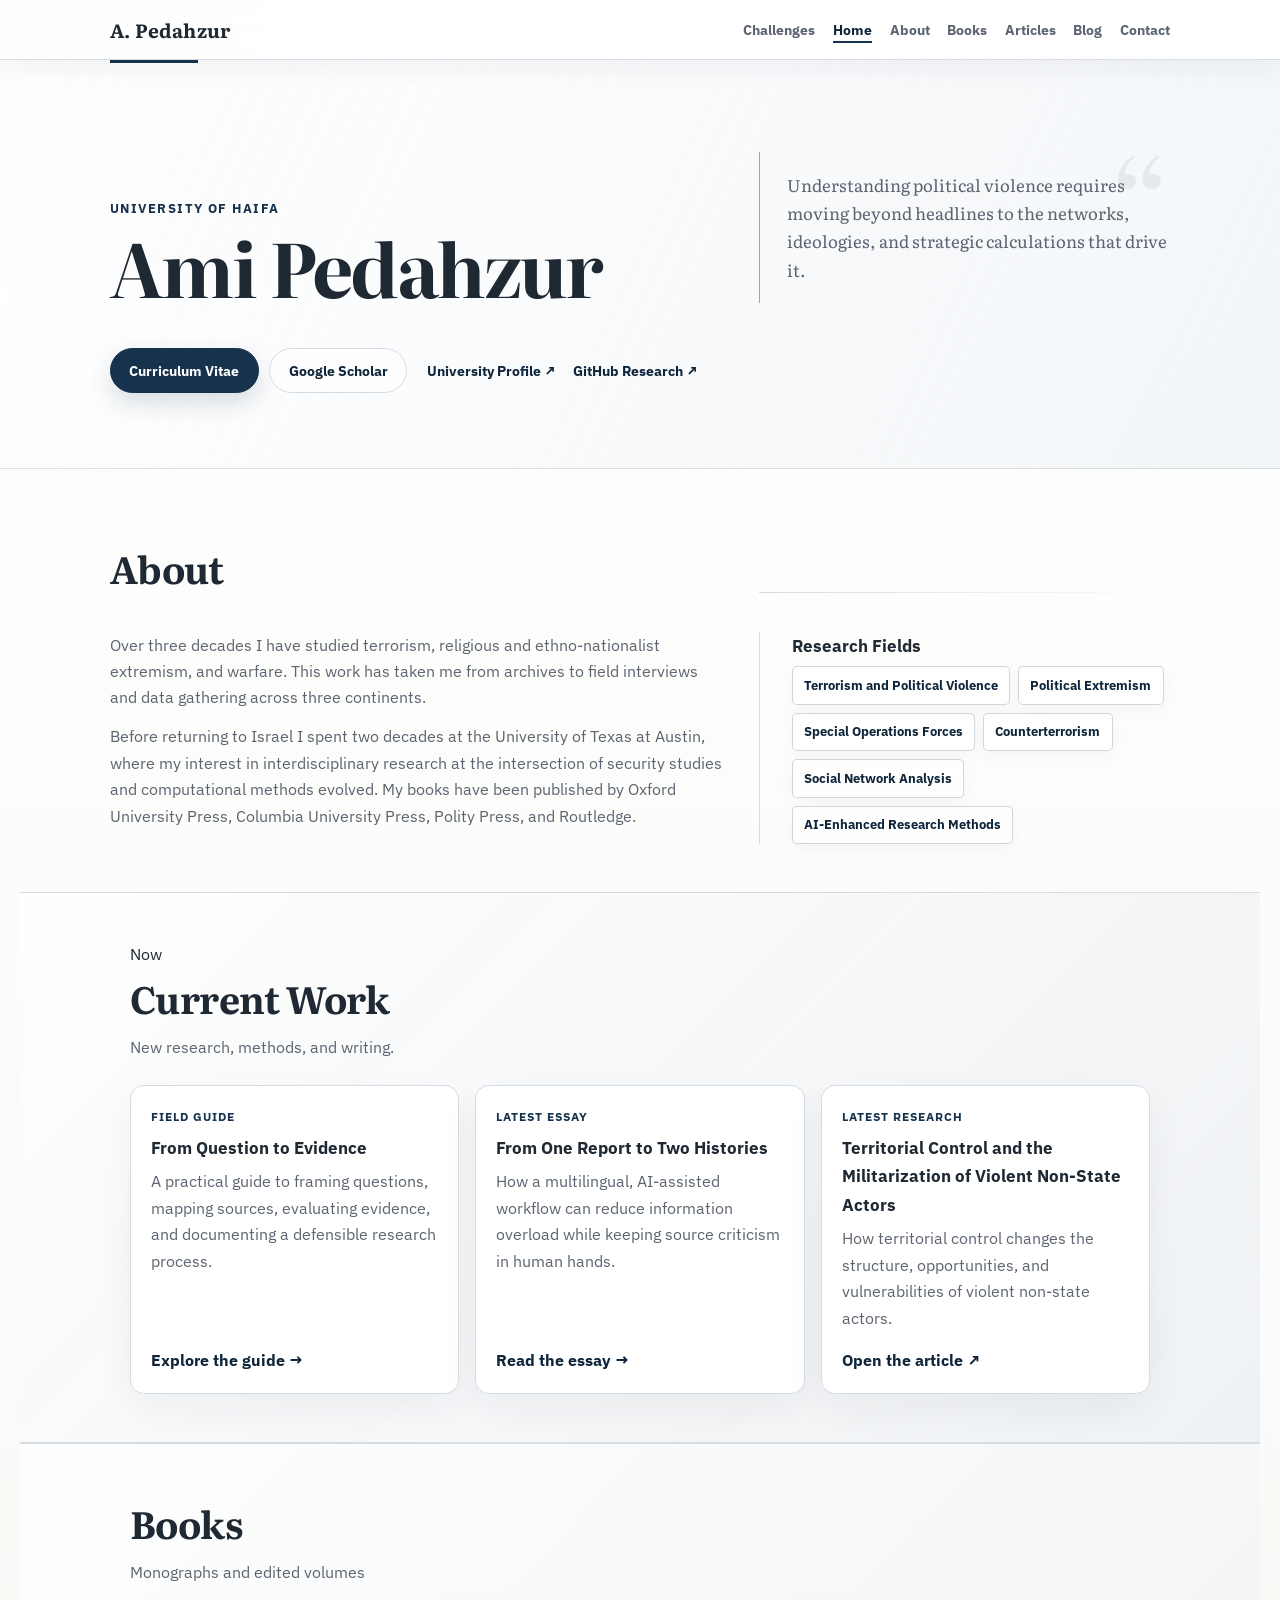
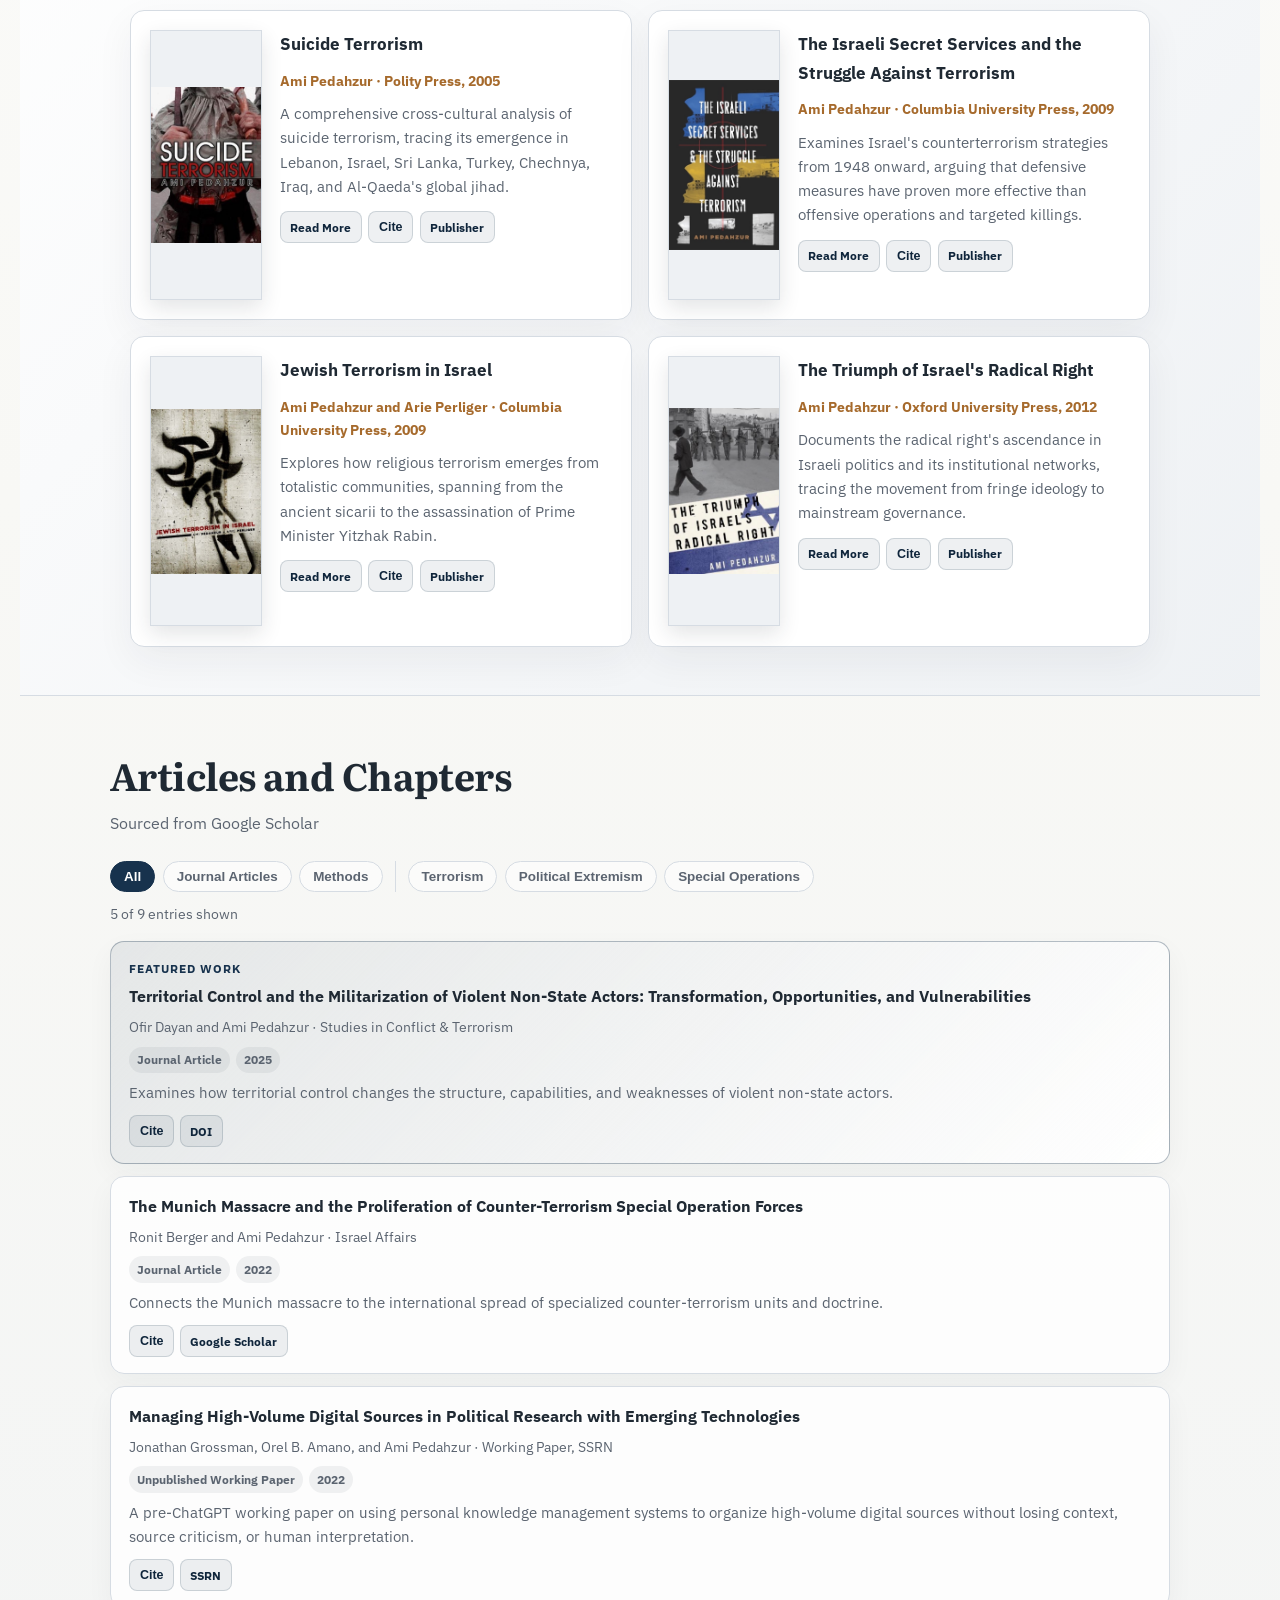
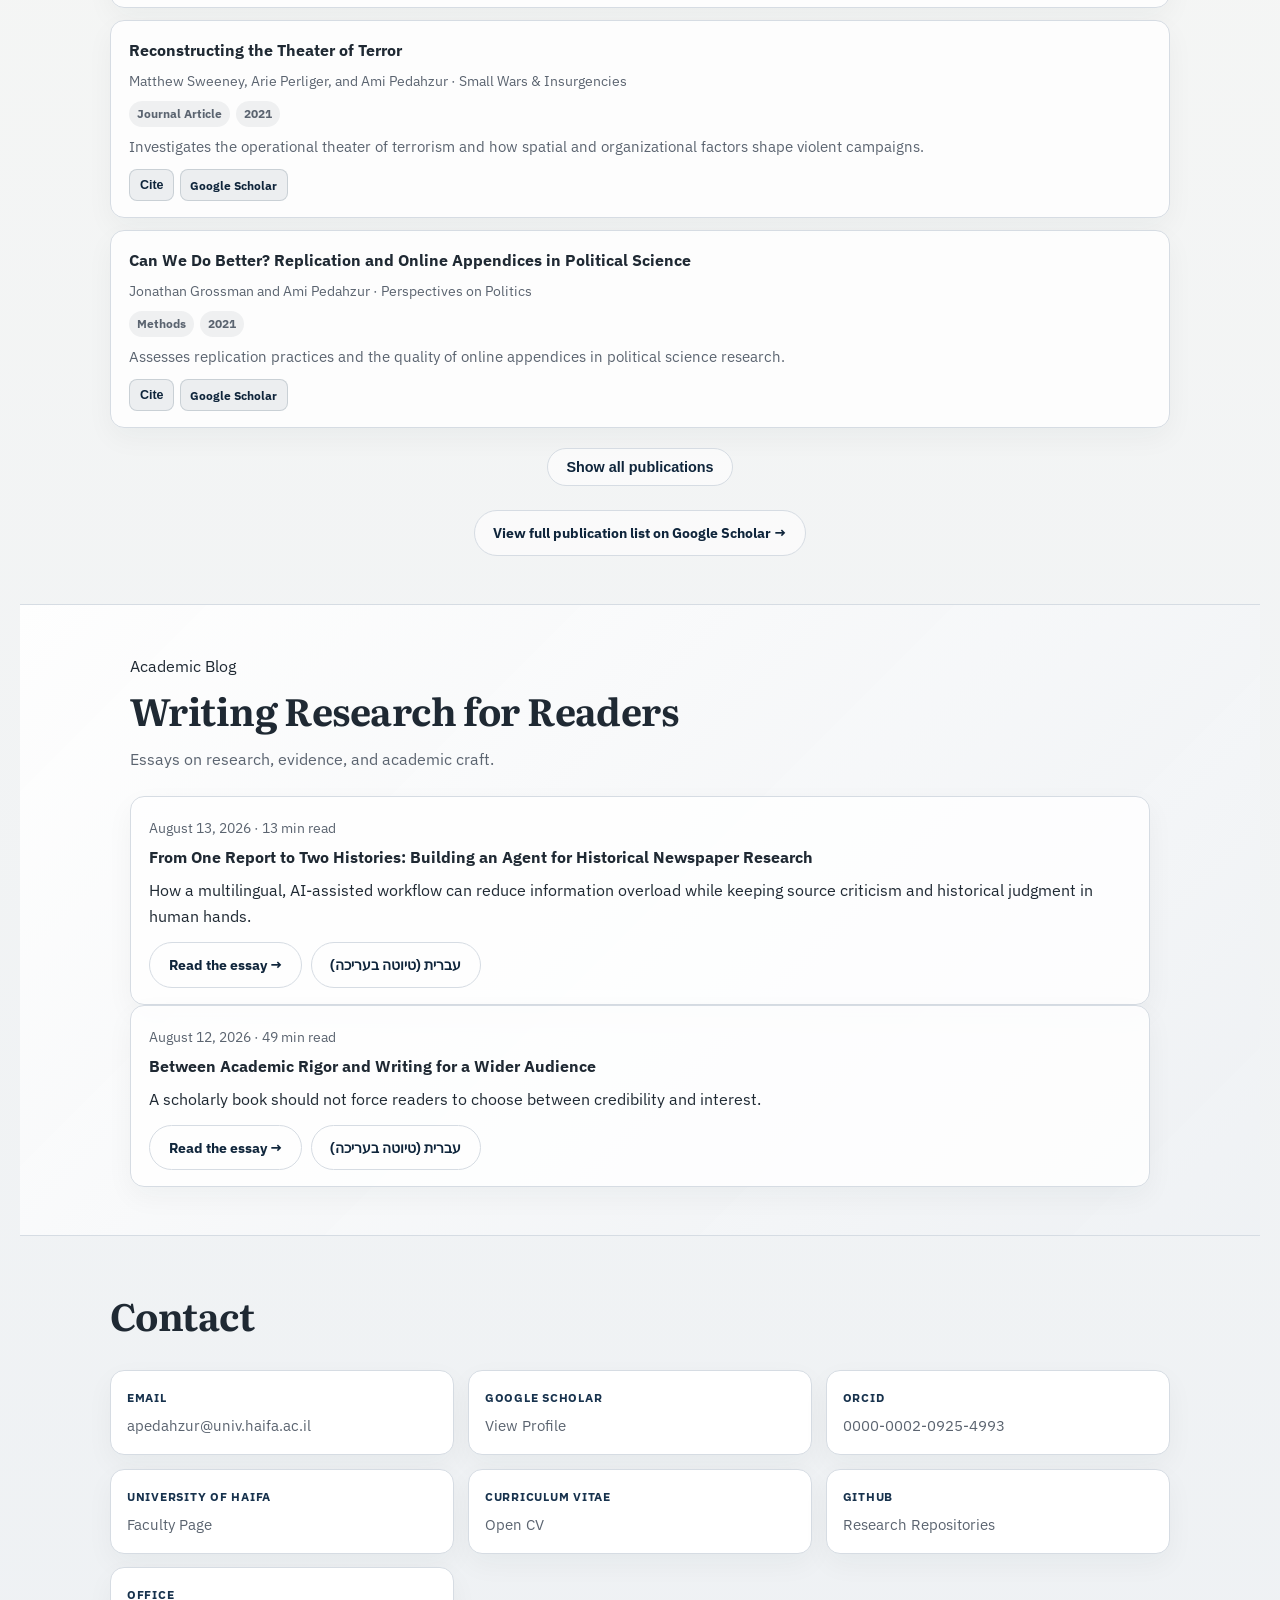
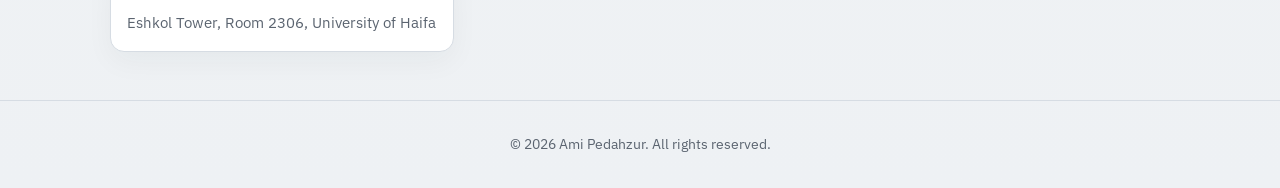
<file: about.html>
<!DOCTYPE html>
<html lang="en">
<head>
  <meta charset="UTF-8">
  <meta name="viewport" content="width=device-width, initial-scale=1.0">
  <title>Ami Pedahzur | Political Violence, Warfare & Strategy</title>
  <meta name="description" content="Academic website of Prof. Ami Pedahzur, University of Haifa. Research on terrorism, political violence, political extremism, warfare, and research methods.">
  <link rel="canonical" href="https://pedahzur.github.io/">
  <link rel="icon" type="image/svg+xml" href="favicon.svg">
  <meta property="og:type" content="profile">
  <meta property="og:site_name" content="Ami Pedahzur">
  <meta property="og:title" content="Ami Pedahzur | Political Violence, Warfare & Strategy">
  <meta property="og:description" content="Academic website of Prof. Ami Pedahzur, University of Haifa. Research on terrorism, political violence, political extremism, special operations forces, and research methods.">
  <meta property="og:url" content="https://pedahzur.github.io/">
  <meta name="twitter:card" content="summary">
  <meta name="twitter:title" content="Ami Pedahzur | Political Violence, Warfare & Strategy">
  <meta name="twitter:description" content="Academic website of Prof. Ami Pedahzur, University of Haifa. Research on terrorism, political violence, political extremism, special operations forces, and research methods.">
  <link rel="preconnect" href="https://fonts.googleapis.com">
  <script type="application/ld+json">
  {
    "@context": "https://schema.org",
    "@type": "ProfilePage",
    "mainEntity": {
      "@type": "Person",
      "name": "Ami Pedahzur",
      "affiliation": {
        "@type": "Organization",
        "name": "University of Haifa",
        "department": "Department of Middle Eastern and Islamic Studies"
      },
      "url": "https://pedahzur.github.io/",
      "sameAs": [
        "https://github.com/pedahzur",
        "https://scholar.google.com/citations?hl=en&user=wAMQjZ0AAAAJ",
        "https://orcid.org/0000-0002-0925-4993",
        "https://marsci.haifa.ac.il/en/ami-pedahzur/",
        "https://pedahzur.github.io/Ami_Pedahzur_CV_August_2026.pdf"
      ],
      "knowsAbout": ["Terrorism", "Political Violence", "Political Extremism", "Special Operations Forces", "Counterterrorism", "Warfare", "Social Network Analysis", "Research Methods", "AI-Enhanced Research Methods", "Large Language Models", "Computational Social Science"]
    }
  }
  </script>
  <link rel="preconnect" href="https://fonts.gstatic.com" crossorigin>
  <link href="https://fonts.googleapis.com/css2?family=IBM+Plex+Sans:wght@400;500;600;700&family=Literata:wght@500;600;700&display=swap" rel="stylesheet">
  <link rel="stylesheet" href="styles.css">
</head>
<body>

<header class="site-header">
  <div class="header-inner">
    <a class="wordmark" href="#top">A. Pedahzur</a>
    <nav aria-label="Primary">
      <a class="nav-link" href="index.html">Challenges</a>
      <a class="nav-link nav-home" data-nav-target="top" href="#top">Home</a>
      <a class="nav-link" data-nav-target="about" href="#about">About</a>
      <a class="nav-link" data-nav-target="books" href="#books">Books</a>
      <a class="nav-link" data-nav-target="articles" href="#articles">Articles</a>
      <a class="nav-link" href="blog/">Blog</a>
      <a class="nav-link" data-nav-target="contact" href="#contact">Contact</a>
    </nav>
  </div>
</header>

<main id="top">

  <section class="hero" data-nav-section="top">
    <div class="hero-content">
      <div class="hero-heading">
        <p class="hero-label">University of Haifa</p>
        <h1>Ami Pedahzur</h1>
      </div>
      <blockquote class="hero-quote">Understanding political violence requires moving beyond headlines to the networks, ideologies, and strategic calculations that drive it.</blockquote>
      <div class="hero-actions">
        <div class="hero-primary-actions">
          <a class="btn btn-primary" href="Ami_Pedahzur_CV_August_2026.pdf" target="_blank" rel="noopener">Curriculum Vitae</a>
          <a class="btn btn-outline" href="https://scholar.google.com/citations?hl=en&amp;user=wAMQjZ0AAAAJ" target="_blank" rel="noopener">Google Scholar</a>
        </div>
        <div class="hero-secondary-actions" aria-label="Additional profiles">
          <a href="https://marsci.haifa.ac.il/en/ami-pedahzur/" target="_blank" rel="noopener">University Profile <span aria-hidden="true">↗</span></a>
          <a href="https://github.com/pedahzur" target="_blank" rel="noopener">GitHub Research <span aria-hidden="true">↗</span></a>
        </div>
      </div>
    </div>
  </section>

  <section id="about" class="section" data-nav-section="about">
    <div class="section-header"><h2>About</h2></div>
    <div class="about-grid">
      <div class="about-text">
        <p>Over three decades I have studied terrorism, religious and ethno-nationalist extremism, and warfare. This work has taken me from archives to field interviews and data gathering across three continents.</p>
        <p>Before returning to Israel I spent two decades at the University of Texas at Austin, where my interest in interdisciplinary research at the intersection of security studies and computational methods evolved. My books have been published by Oxford University Press, Columbia University Press, Polity Press, and Routledge.</p>
      </div>
      <div class="about-fields">
        <h3>Research Fields</h3>
        <ul class="field-list">
          <li>Terrorism and Political Violence</li>
          <li>Political Extremism</li>
          <li>Special Operations Forces</li>
          <li>Counterterrorism</li>
          <li>Social Network Analysis</li>
          <li>AI-Enhanced Research Methods</li>
        </ul>
      </div>
    </div>
  </section>

  <section id="current-work" class="section section-alt">
    <div class="section-header">
      <p class="section-kicker">Now</p>
      <h2>Current Work</h2>
      <p class="section-sub">New research, methods, and writing.</p>
    </div>
    <div class="current-work-grid">
      <article class="current-work-card">
        <p class="current-work-type">Field Guide</p>
        <h3><a href="field-guide/">From Question to Evidence</a></h3>
        <p>A practical guide to framing questions, mapping sources, evaluating evidence, and documenting a defensible research process.</p>
        <a class="current-work-link" href="field-guide/">Explore the guide <span aria-hidden="true">→</span></a>
      </article>
      <article class="current-work-card">
        <p class="current-work-type">Latest Essay</p>
        <h3><a href="blog/from-one-report-to-two-histories/">From One Report to Two Histories</a></h3>
        <p>How a multilingual, AI-assisted workflow can reduce information overload while keeping source criticism in human hands.</p>
        <a class="current-work-link" href="blog/from-one-report-to-two-histories/">Read the essay <span aria-hidden="true">→</span></a>
      </article>
      <article class="current-work-card">
        <p class="current-work-type">Latest Research</p>
        <h3><a href="https://doi.org/10.1080/1057610X.2025.2528333" target="_blank" rel="noopener">Territorial Control and the Militarization of Violent Non-State Actors</a></h3>
        <p>How territorial control changes the structure, opportunities, and vulnerabilities of violent non-state actors.</p>
        <a class="current-work-link" href="https://doi.org/10.1080/1057610X.2025.2528333" target="_blank" rel="noopener">Open the article <span aria-hidden="true">↗</span></a>
      </article>
    </div>
  </section>

  <section id="books" class="section section-alt" data-nav-section="books">
    <div class="section-header">
      <h2>Books</h2>
      <p class="section-sub">Monographs and edited volumes</p>
    </div>
    <div id="book-list" class="pub-grid"></div>
  </section>

  <section id="articles" class="section" data-nav-section="articles">
    <div class="section-header">
      <h2>Articles and Chapters</h2>
      <p class="section-sub">Sourced from Google Scholar</p>
    </div>
    <div class="filter-bar">
      <button class="filter-btn active" type="button" data-filter="all" aria-pressed="true">All</button>
      <button class="filter-btn" type="button" data-filter="journal" aria-pressed="false">Journal Articles</button>
      <button class="filter-btn" type="button" data-filter="methods" aria-pressed="false">Methods</button>
      <span class="filter-divider"></span>
      <button class="filter-btn" type="button" data-filter="topic-terrorism" aria-pressed="false">Terrorism</button>
      <button class="filter-btn" type="button" data-filter="topic-extremism" aria-pressed="false">Political Extremism</button>
      <button class="filter-btn" type="button" data-filter="topic-sof" aria-pressed="false">Special Operations</button>
    </div>
    <p id="article-count" class="filter-status" aria-live="polite"></p>
    <div id="article-list" class="pub-list"></div>
    <div class="publication-disclosure">
      <button id="publication-toggle" class="btn btn-outline publication-toggle" type="button" hidden aria-controls="article-list" aria-expanded="false">Show all publications</button>
    </div>
    <div class="scholar-link">
      <a class="btn btn-outline" href="https://scholar.google.com/citations?hl=en&user=wAMQjZ0AAAAJ" target="_blank" rel="noopener">View full publication list on Google Scholar &rarr;</a>
    </div>
  </section>

  <section id="academic-blog" class="section section-alt">
    <div class="section-header">
      <p class="section-kicker">Academic Blog</p>
      <h2>Writing Research for Readers</h2>
      <p class="section-sub">Essays on research, evidence, and academic craft.</p>
    </div>
    <article class="pub-item">
      <div>
        <p class="pub-meta">August 13, 2026 · 13 min read</p>
        <h3>From One Report to Two Histories: Building an Agent for Historical Newspaper Research</h3>
        <p>How a multilingual, AI-assisted workflow can reduce information overload while keeping source criticism and historical judgment in human hands.</p>
      </div>
      <div class="blog-actions">
        <a class="btn btn-outline" href="blog/from-one-report-to-two-histories/">Read the essay &rarr;</a>
        <a class="btn btn-outline" href="blog/from-one-report-to-two-histories/he/" hreflang="he" lang="he" aria-label="עברית, טיוטה בעריכה">עברית (טיוטה בעריכה)</a>
      </div>
    </article>
    <article class="pub-item">
      <div>
        <p class="pub-meta">August 12, 2026 · 49 min read</p>
        <h3>Between Academic Rigor and Writing for a Wider Audience</h3>
        <p>A scholarly book should not force readers to choose between credibility and interest.</p>
      </div>
      <div class="blog-actions">
        <a class="btn btn-outline" href="blog/academic-rigor-and-writing-for-a-wider-audience/">Read the essay &rarr;</a>
        <a class="btn btn-outline" href="blog/academic-rigor-and-writing-for-a-wider-audience/he/" hreflang="he" lang="he" aria-label="עברית, טיוטה בעריכה">עברית (טיוטה בעריכה)</a>
      </div>
    </article>
  </section>

  <section id="contact" class="section" data-nav-section="contact">
    <div class="section-header"><h2>Contact</h2></div>
    <div class="contact-grid">
      <a class="contact-item" href="mailto:apedahzur@univ.haifa.ac.il"><strong>Email</strong><span>apedahzur@univ.haifa.ac.il</span></a>
      <a class="contact-item" href="https://scholar.google.com/citations?hl=en&user=wAMQjZ0AAAAJ" target="_blank" rel="noopener"><strong>Google Scholar</strong><span>View Profile</span></a>
      <a class="contact-item" href="https://orcid.org/0000-0002-0925-4993" target="_blank" rel="noopener"><strong>ORCID</strong><span>0000-0002-0925-4993</span></a>
      <a class="contact-item" href="https://marsci.haifa.ac.il/en/ami-pedahzur/" target="_blank" rel="noopener"><strong>University of Haifa</strong><span>Faculty Page</span></a>
      <a class="contact-item" href="Ami_Pedahzur_CV_August_2026.pdf" target="_blank" rel="noopener"><strong>Curriculum Vitae</strong><span>Open CV</span></a>
      <a class="contact-item" href="https://github.com/pedahzur" target="_blank" rel="noopener"><strong>GitHub</strong><span>Research Repositories</span></a>
      <div class="contact-item"><strong>Office</strong><span>Eshkol Tower, Room 2306, University of Haifa</span></div>
    </div>
  </section>

</main>

<footer class="site-footer">
  <p>&copy; <span id="year"></span> Ami Pedahzur. All rights reserved.</p>
</footer>

<div id="cite-modal" class="modal-overlay" hidden role="dialog" aria-modal="true" aria-labelledby="cite-modal-title">
  <div class="modal" tabindex="-1">
    <div class="modal-header">
      <h3 id="cite-modal-title">Cite</h3>
      <button class="modal-close" type="button" aria-label="Close citation dialog" onclick="closeCiteModal()">&times;</button>
    </div>
    <div class="modal-tabs">
      <button class="modal-tab active" type="button" data-format="bib" aria-pressed="true">BibTeX (.bib)</button>
      <button class="modal-tab" type="button" data-format="ris" aria-pressed="false">RIS (.ris)</button>
    </div>
    <pre id="cite-content" class="cite-block"></pre>
    <button class="btn btn-primary btn-sm" type="button" onclick="copyCitation()">Copy to Clipboard</button>
    <a id="cite-download" class="btn btn-outline btn-sm" download>Download File</a>
  </div>
</div>

<script src="script.js"></script>
</body>
</html>
</file>
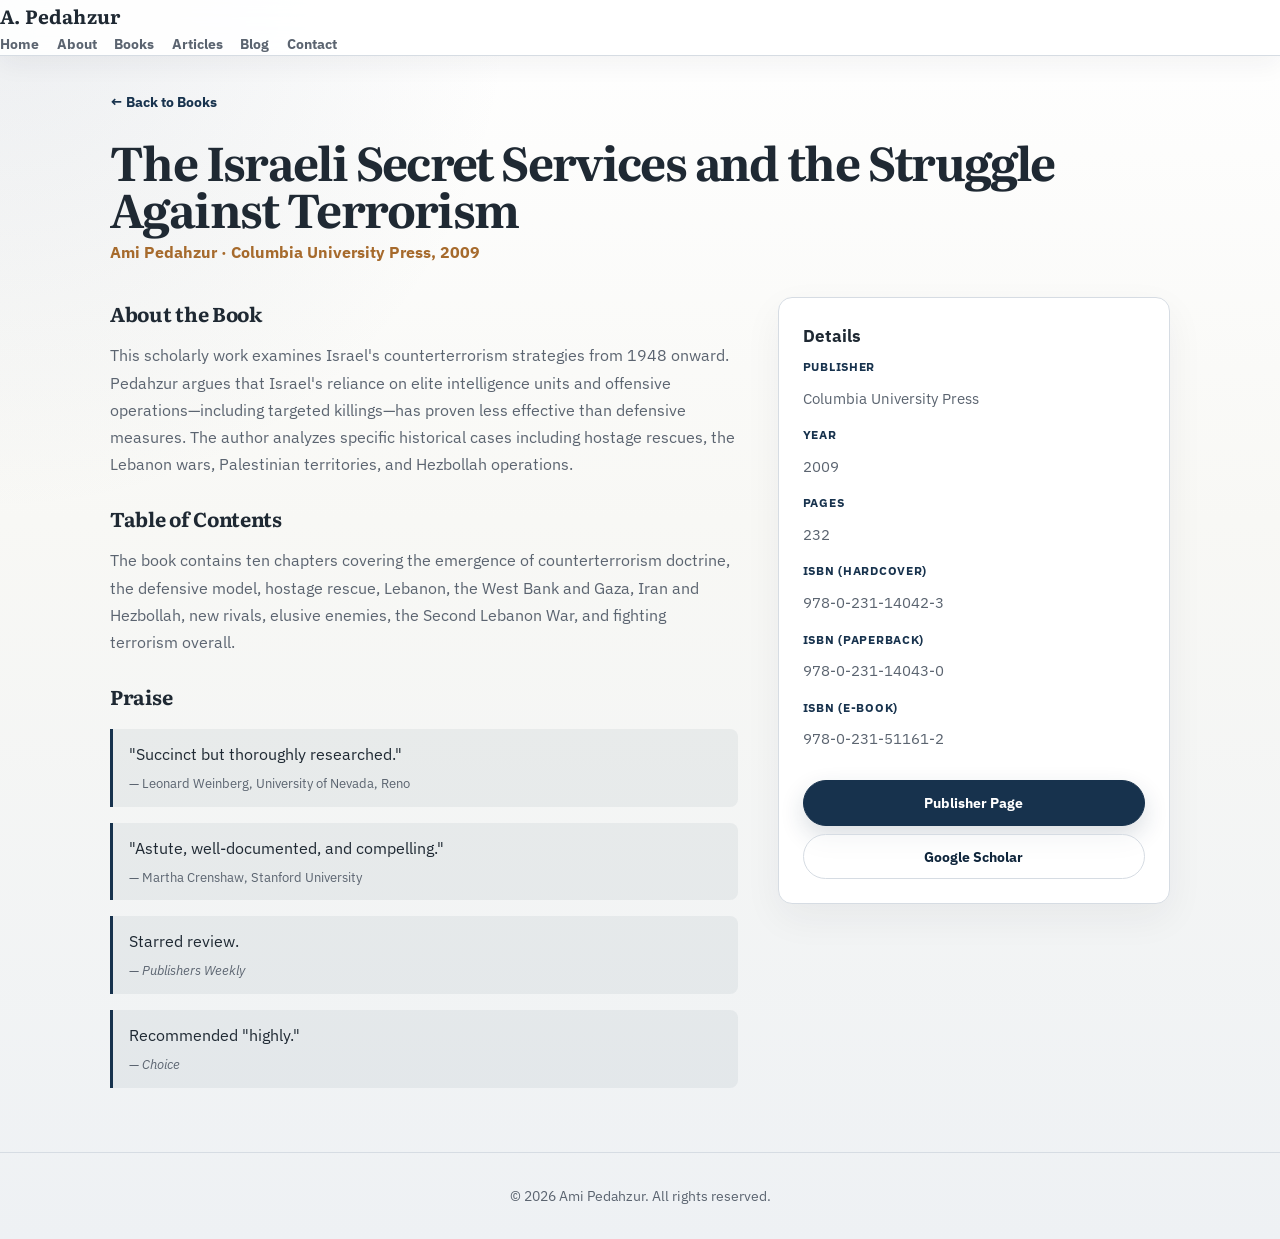
<file: book-israeli-secret-services.html>
<!DOCTYPE html>
<html lang="en">
<head>
  <meta charset="UTF-8">
  <meta name="viewport" content="width=device-width, initial-scale=1.0">
  <title>The Israeli Secret Services and the Struggle Against Terrorism | Ami Pedahzur</title>
  <meta name="description" content="The Israeli Secret Services and the Struggle Against Terrorism by Ami Pedahzur — Published by Columbia University Press, 2009.">
  <link rel="canonical" href="https://pedahzur.github.io/book-israeli-secret-services.html">
  <link rel="icon" type="image/svg+xml" href="favicon.svg">
  <link rel="preconnect" href="https://fonts.googleapis.com">
  <link rel="preconnect" href="https://fonts.gstatic.com" crossorigin>
  <link href="https://fonts.googleapis.com/css2?family=IBM+Plex+Sans:wght@400;500;600;700&family=Literata:wght@500;600;700&display=swap" rel="stylesheet">
  <link rel="stylesheet" href="styles.css">
</head>
<body>

<header class="site-header">
  <a class="wordmark" href="index.html">A. Pedahzur</a>
  <nav aria-label="Primary">
    <a href="index.html">Home</a>
    <a href="about.html#about">About</a>
    <a href="about.html#books">Books</a>
    <a href="about.html#articles">Articles</a>
    <a href="blog/">Blog</a>
    <a href="about.html#contact">Contact</a>
  </nav>
</header>

<main>
  <section class="section book-detail">
    <a class="back-link" href="about.html#books">&larr; Back to Books</a>

    <div class="book-detail-header">
      <h1>The Israeli Secret Services and the Struggle Against Terrorism</h1>
      <p class="book-detail-meta">Ami Pedahzur &middot; Columbia University Press, 2009</p>
    </div>

    <div class="book-detail-grid">
      <div class="book-detail-body">
        <h2>About the Book</h2>
        <p>This scholarly work examines Israel's counterterrorism strategies from 1948 onward. Pedahzur argues that Israel's reliance on elite intelligence units and offensive operations&mdash;including targeted killings&mdash;has proven less effective than defensive measures. The author analyzes specific historical cases including hostage rescues, the Lebanon wars, Palestinian territories, and Hezbollah operations.</p>

        <h2>Table of Contents</h2>
        <p>The book contains ten chapters covering the emergence of counterterrorism doctrine, the defensive model, hostage rescue, Lebanon, the West Bank and Gaza, Iran and Hezbollah, new rivals, elusive enemies, the Second Lebanon War, and fighting terrorism overall.</p>

        <h2>Praise</h2>
        <blockquote>"Succinct but thoroughly researched."<br><span class="bq-source">&mdash; Leonard Weinberg, University of Nevada, Reno</span></blockquote>
        <blockquote>"Astute, well-documented, and compelling."<br><span class="bq-source">&mdash; Martha Crenshaw, Stanford University</span></blockquote>
        <blockquote>Starred review.<br><span class="bq-source">&mdash; <em>Publishers Weekly</em></span></blockquote>
        <blockquote>Recommended "highly."<br><span class="bq-source">&mdash; <em>Choice</em></span></blockquote>
      </div>

      <aside class="book-detail-sidebar">
        <h3>Details</h3>
        <dl class="book-meta-list">
          <dt>Publisher</dt><dd>Columbia University Press</dd>
          <dt>Year</dt><dd>2009</dd>
          <dt>Pages</dt><dd>232</dd>
          <dt>ISBN (Hardcover)</dt><dd>978-0-231-14042-3</dd>
          <dt>ISBN (Paperback)</dt><dd>978-0-231-14043-0</dd>
          <dt>ISBN (E-book)</dt><dd>978-0-231-51161-2</dd>
        </dl>
        <div class="book-detail-links">
          <a class="btn btn-primary" href="https://cup.columbia.edu/book/the-israeli-secret-services-and-the-struggle-against-terrorism/9780231140430" target="_blank" rel="noopener">Publisher Page</a>
          <a class="btn btn-outline" href="https://scholar.google.com/scholar?q=Israeli+Secret+Services+Struggle+Against+Terrorism+Pedahzur" target="_blank" rel="noopener">Google Scholar</a>
        </div>
      </aside>
    </div>
  </section>
</main>

<footer class="site-footer">
  <p>&copy; <span id="year"></span> Ami Pedahzur. All rights reserved.</p>
</footer>

<script>document.getElementById("year").textContent = new Date().getFullYear();</script>
</body>
</html>
</file>
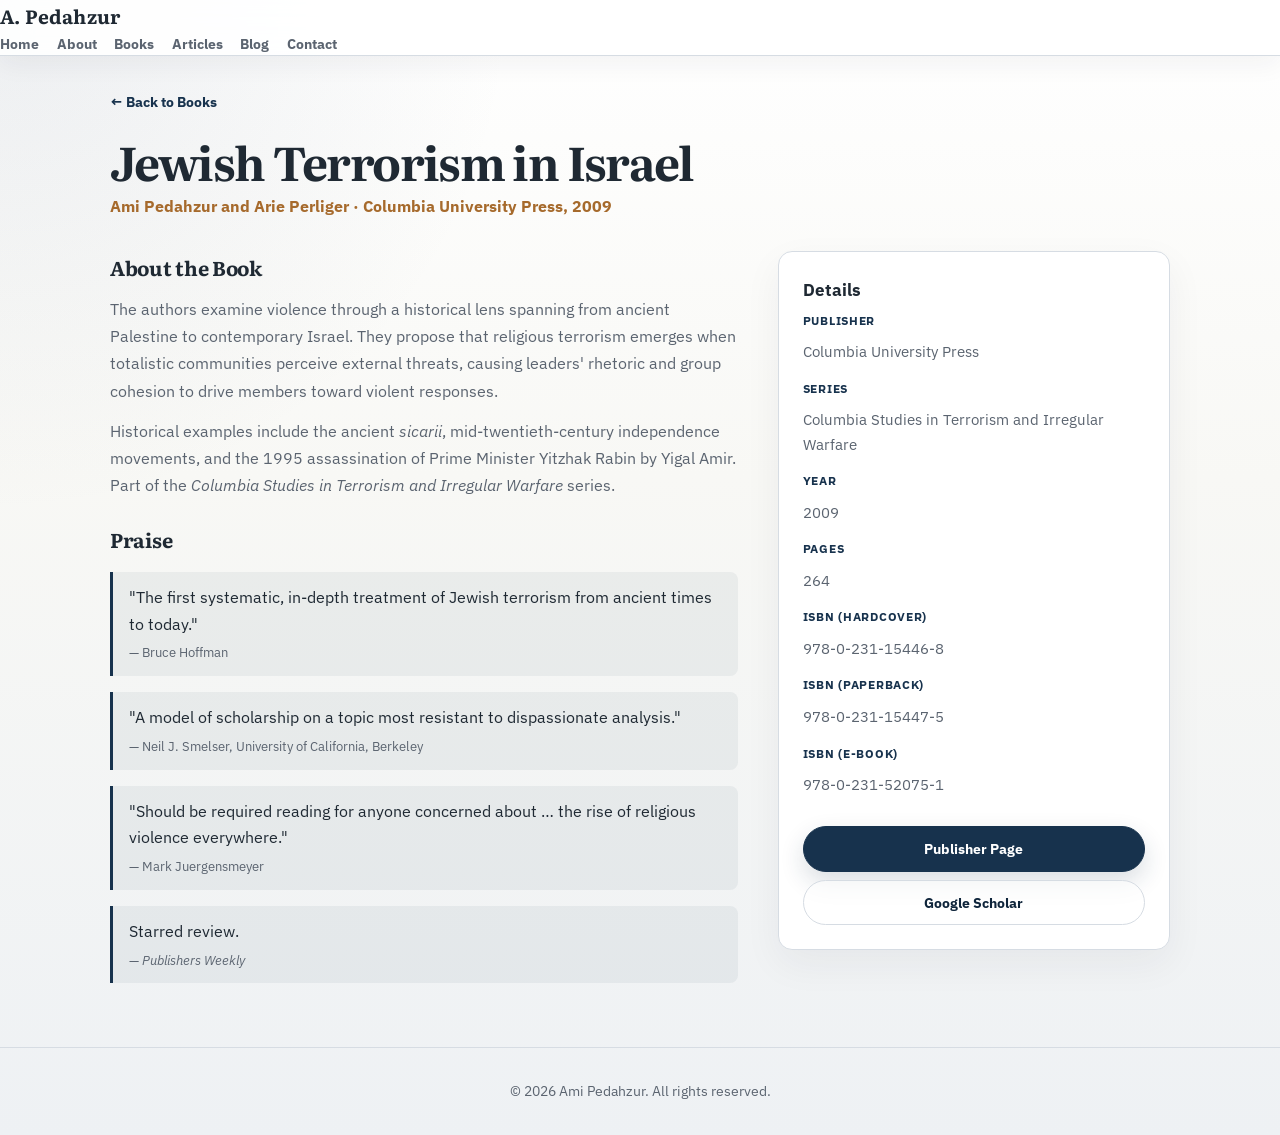
<file: book-jewish-terrorism.html>
<!DOCTYPE html>
<html lang="en">
<head>
  <meta charset="UTF-8">
  <meta name="viewport" content="width=device-width, initial-scale=1.0">
  <title>Jewish Terrorism in Israel | Ami Pedahzur</title>
  <meta name="description" content="Jewish Terrorism in Israel by Ami Pedahzur and Arie Perliger — Published by Columbia University Press, 2009.">
  <link rel="canonical" href="https://pedahzur.github.io/book-jewish-terrorism.html">
  <link rel="icon" type="image/svg+xml" href="favicon.svg">
  <link rel="preconnect" href="https://fonts.googleapis.com">
  <link rel="preconnect" href="https://fonts.gstatic.com" crossorigin>
  <link href="https://fonts.googleapis.com/css2?family=IBM+Plex+Sans:wght@400;500;600;700&family=Literata:wght@500;600;700&display=swap" rel="stylesheet">
  <link rel="stylesheet" href="styles.css">
</head>
<body>

<header class="site-header">
  <a class="wordmark" href="index.html">A. Pedahzur</a>
  <nav aria-label="Primary">
    <a href="index.html">Home</a>
    <a href="about.html#about">About</a>
    <a href="about.html#books">Books</a>
    <a href="about.html#articles">Articles</a>
    <a href="blog/">Blog</a>
    <a href="about.html#contact">Contact</a>
  </nav>
</header>

<main>
  <section class="section book-detail">
    <a class="back-link" href="about.html#books">&larr; Back to Books</a>

    <div class="book-detail-header">
      <h1>Jewish Terrorism in Israel</h1>
      <p class="book-detail-meta">Ami Pedahzur and Arie Perliger &middot; Columbia University Press, 2009</p>
    </div>

    <div class="book-detail-grid">
      <div class="book-detail-body">
        <h2>About the Book</h2>
        <p>The authors examine violence through a historical lens spanning from ancient Palestine to contemporary Israel. They propose that religious terrorism emerges when totalistic communities perceive external threats, causing leaders' rhetoric and group cohesion to drive members toward violent responses.</p>
        <p>Historical examples include the ancient <em>sicarii</em>, mid-twentieth-century independence movements, and the 1995 assassination of Prime Minister Yitzhak Rabin by Yigal Amir. Part of the <em>Columbia Studies in Terrorism and Irregular Warfare</em> series.</p>

        <h2>Praise</h2>
        <blockquote>"The first systematic, in-depth treatment of Jewish terrorism from ancient times to today."<br><span class="bq-source">&mdash; Bruce Hoffman</span></blockquote>
        <blockquote>"A model of scholarship on a topic most resistant to dispassionate analysis."<br><span class="bq-source">&mdash; Neil J. Smelser, University of California, Berkeley</span></blockquote>
        <blockquote>"Should be required reading for anyone concerned about &hellip; the rise of religious violence everywhere."<br><span class="bq-source">&mdash; Mark Juergensmeyer</span></blockquote>
        <blockquote>Starred review.<br><span class="bq-source">&mdash; <em>Publishers Weekly</em></span></blockquote>
      </div>

      <aside class="book-detail-sidebar">
        <h3>Details</h3>
        <dl class="book-meta-list">
          <dt>Publisher</dt><dd>Columbia University Press</dd>
          <dt>Series</dt><dd>Columbia Studies in Terrorism and Irregular Warfare</dd>
          <dt>Year</dt><dd>2009</dd>
          <dt>Pages</dt><dd>264</dd>
          <dt>ISBN (Hardcover)</dt><dd>978-0-231-15446-8</dd>
          <dt>ISBN (Paperback)</dt><dd>978-0-231-15447-5</dd>
          <dt>ISBN (E-book)</dt><dd>978-0-231-52075-1</dd>
        </dl>
        <div class="book-detail-links">
          <a class="btn btn-primary" href="https://cup.columbia.edu/book/jewish-terrorism-in-israel/9780231154468" target="_blank" rel="noopener">Publisher Page</a>
          <a class="btn btn-outline" href="https://scholar.google.com/scholar?q=Jewish+Terrorism+in+Israel+Pedahzur+Perliger" target="_blank" rel="noopener">Google Scholar</a>
        </div>
      </aside>
    </div>
  </section>
</main>

<footer class="site-footer">
  <p>&copy; <span id="year"></span> Ami Pedahzur. All rights reserved.</p>
</footer>

<script>document.getElementById("year").textContent = new Date().getFullYear();</script>
</body>
</html>
</file>
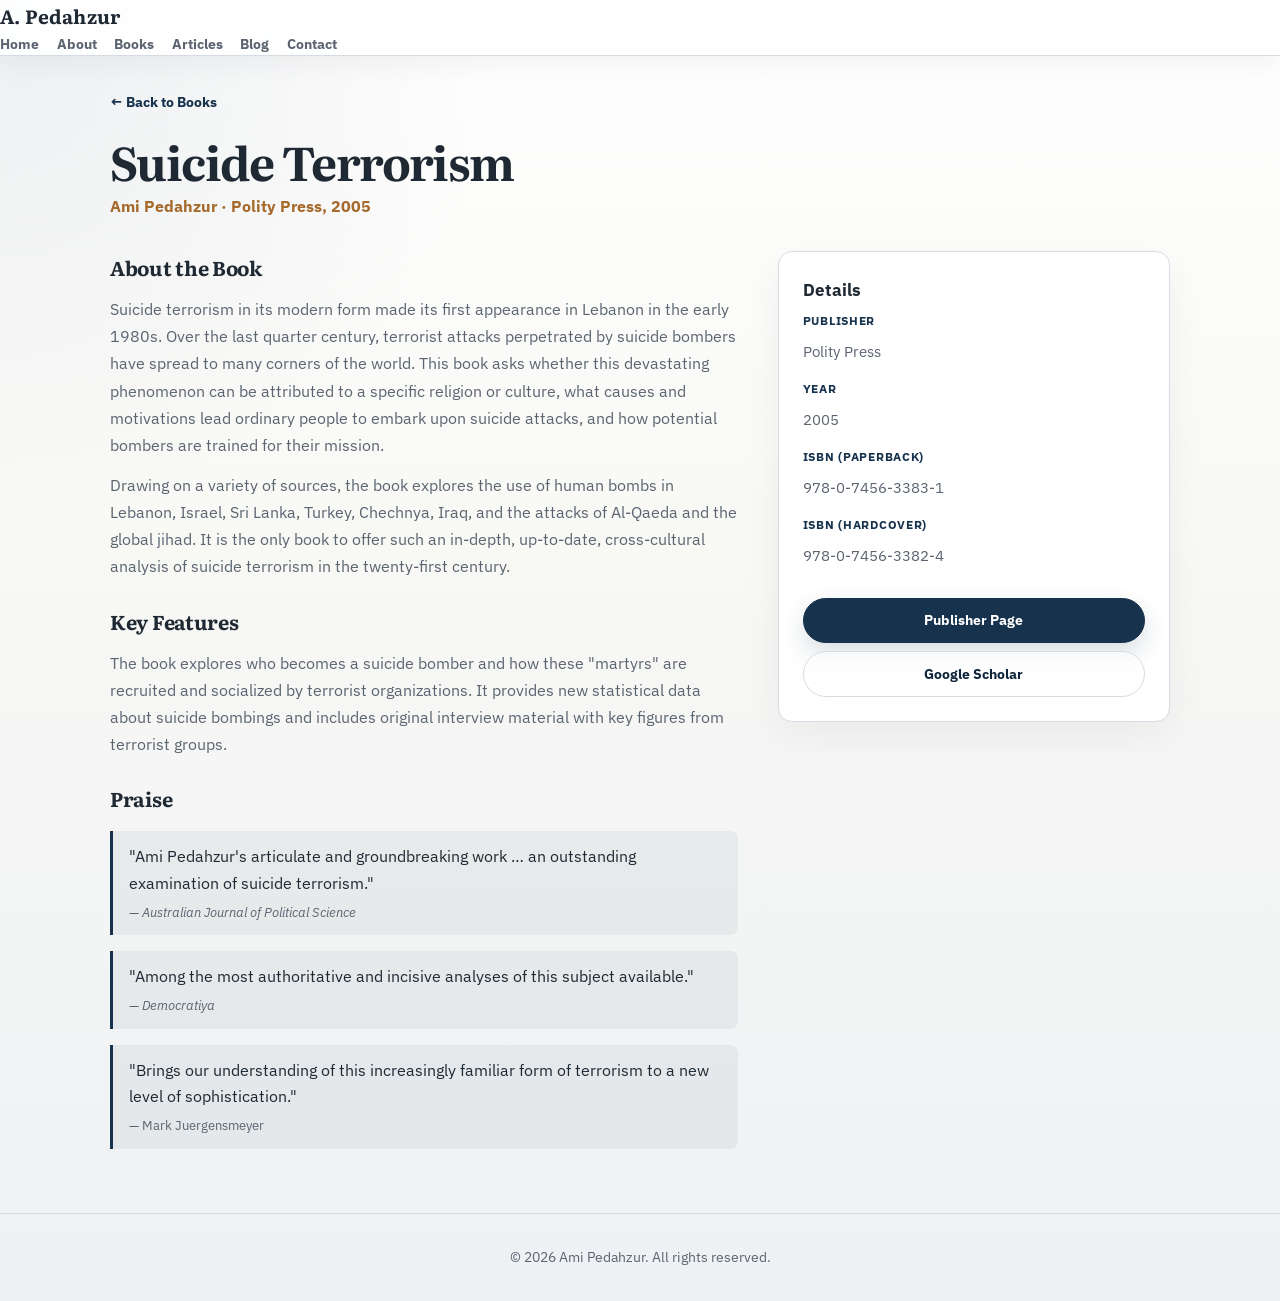
<file: book-suicide-terrorism.html>
<!DOCTYPE html>
<html lang="en">
<head>
  <meta charset="UTF-8">
  <meta name="viewport" content="width=device-width, initial-scale=1.0">
  <title>Suicide Terrorism | Ami Pedahzur</title>
  <meta name="description" content="Suicide Terrorism by Ami Pedahzur — A comprehensive cross-cultural analysis of suicide terrorism published by Polity Press.">
  <link rel="canonical" href="https://pedahzur.github.io/book-suicide-terrorism.html">
  <link rel="icon" type="image/svg+xml" href="favicon.svg">
  <link rel="preconnect" href="https://fonts.googleapis.com">
  <link rel="preconnect" href="https://fonts.gstatic.com" crossorigin>
  <link href="https://fonts.googleapis.com/css2?family=IBM+Plex+Sans:wght@400;500;600;700&family=Literata:wght@500;600;700&display=swap" rel="stylesheet">
  <link rel="stylesheet" href="styles.css">
</head>
<body>

<header class="site-header">
  <a class="wordmark" href="index.html">A. Pedahzur</a>
  <nav aria-label="Primary">
    <a href="index.html">Home</a>
    <a href="about.html#about">About</a>
    <a href="about.html#books">Books</a>
    <a href="about.html#articles">Articles</a>
    <a href="blog/">Blog</a>
    <a href="about.html#contact">Contact</a>
  </nav>
</header>

<main>
  <section class="section book-detail">
    <a class="back-link" href="about.html#books">&larr; Back to Books</a>

    <div class="book-detail-header">
      <h1>Suicide Terrorism</h1>
      <p class="book-detail-meta">Ami Pedahzur &middot; Polity Press, 2005</p>
    </div>

    <div class="book-detail-grid">
      <div class="book-detail-body">
        <h2>About the Book</h2>
        <p>Suicide terrorism in its modern form made its first appearance in Lebanon in the early 1980s. Over the last quarter century, terrorist attacks perpetrated by suicide bombers have spread to many corners of the world. This book asks whether this devastating phenomenon can be attributed to a specific religion or culture, what causes and motivations lead ordinary people to embark upon suicide attacks, and how potential bombers are trained for their mission.</p>
        <p>Drawing on a variety of sources, the book explores the use of human bombs in Lebanon, Israel, Sri Lanka, Turkey, Chechnya, Iraq, and the attacks of Al-Qaeda and the global jihad. It is the only book to offer such an in-depth, up-to-date, cross-cultural analysis of suicide terrorism in the twenty-first century.</p>

        <h2>Key Features</h2>
        <p>The book explores who becomes a suicide bomber and how these "martyrs" are recruited and socialized by terrorist organizations. It provides new statistical data about suicide bombings and includes original interview material with key figures from terrorist groups.</p>

        <h2>Praise</h2>
        <blockquote>"Ami Pedahzur's articulate and groundbreaking work &hellip; an outstanding examination of suicide terrorism."<br><span class="bq-source">&mdash; <em>Australian Journal of Political Science</em></span></blockquote>
        <blockquote>"Among the most authoritative and incisive analyses of this subject available."<br><span class="bq-source">&mdash; <em>Democratiya</em></span></blockquote>
        <blockquote>"Brings our understanding of this increasingly familiar form of terrorism to a new level of sophistication."<br><span class="bq-source">&mdash; Mark Juergensmeyer</span></blockquote>
      </div>

      <aside class="book-detail-sidebar">
        <h3>Details</h3>
        <dl class="book-meta-list">
          <dt>Publisher</dt><dd>Polity Press</dd>
          <dt>Year</dt><dd>2005</dd>
          <dt>ISBN (Paperback)</dt><dd>978-0-7456-3383-1</dd>
          <dt>ISBN (Hardcover)</dt><dd>978-0-7456-3382-4</dd>
        </dl>
        <div class="book-detail-links">
          <a class="btn btn-primary" href="https://politybooks.com/bookdetail/?isbn=9780745633824" target="_blank" rel="noopener">Publisher Page</a>
          <a class="btn btn-outline" href="https://scholar.google.com/scholar?q=Suicide+Terrorism+Pedahzur+Polity" target="_blank" rel="noopener">Google Scholar</a>
        </div>
      </aside>
    </div>
  </section>
</main>

<footer class="site-footer">
  <p>&copy; <span id="year"></span> Ami Pedahzur. All rights reserved.</p>
</footer>

<script>document.getElementById("year").textContent = new Date().getFullYear();</script>
</body>
</html>
</file>
<file: assets/site.css>
/* Research-workflows hub. Layout idea: a survey map sheet. Grid squares, relief tints, a legend. */
:root{
  --sheet:#d3f1e3; --grid:#7fd0b8; --paper:#fffdf4; --ink:#0e2247; --muted:#3d4f6e;
  --route:#e5126b; --relief:#17a673; --water:#8ad8f2; --deep:#2fa8de; --sun:#ffc531; --high:#ff8a3c;
  --head:"Barlow Condensed","Arial Narrow",sans-serif; --body:"Source Serif 4",Georgia,serif;
}
*,*::before,*::after{box-sizing:border-box}
html{scroll-behavior:smooth}
body{margin:0;background:var(--sheet);color:var(--ink);font-family:var(--body);font-size:1.125rem;line-height:1.55;
  background-image:linear-gradient(var(--grid) 1px,transparent 1px),linear-gradient(90deg,var(--grid) 1px,transparent 1px);background-size:80px 80px}
img,svg{max-width:100%}
a{color:var(--ink)}
:focus-visible{outline:3px solid var(--route);outline-offset:3px}
.wrap{max-width:1080px;margin:0 auto;padding-block:18px 64px;padding-left:max(16px,env(safe-area-inset-left,0px));padding-right:max(16px,env(safe-area-inset-right,0px))}
.site-head{display:flex;flex-wrap:wrap;justify-content:space-between;align-items:baseline;gap:8px 24px;border:2px solid var(--ink);border-bottom-width:6px;background:var(--sun);padding:10px 16px}
.site-head .name{font-family:var(--head);font-weight:700;font-size:1.375rem;letter-spacing:.04em;text-transform:uppercase;text-decoration:none}
.site-head nav{display:flex;flex-wrap:wrap;gap:4px 18px}
.site-head nav a{font-family:var(--head);font-size:1.0625rem;font-weight:600;letter-spacing:.05em;text-transform:uppercase;text-decoration:none;border-bottom:3px solid transparent;padding-block:4px}
.site-head nav a:hover,.site-head nav a[aria-current="page"]{border-color:var(--route)}
.panel{border:2px solid var(--ink);background:var(--paper)}
.hero{position:relative;border-top:0;overflow:hidden}
.hero .terrain{position:absolute;inset:0;width:100%;height:100%}
.hero .in{position:relative;padding:clamp(22px,5vw,54px);max-width:740px}
.hero p{margin:0;max-width:56ch;background:color-mix(in srgb,var(--paper) 86%,transparent)}
.coord{font-family:var(--head);font-size:.9375rem;letter-spacing:.1em;color:var(--muted);text-transform:uppercase;margin:0 0 8px}
h1{font-family:var(--head);font-weight:700;text-transform:uppercase;font-size:clamp(2.5rem,8vw,5.25rem);line-height:.95;letter-spacing:.01em;margin:0 0 18px;text-wrap:balance}
.page h1{font-size:clamp(2.25rem,6.5vw,4rem)}
.section-label{font-family:var(--head);font-size:1.25rem;letter-spacing:.1em;text-transform:uppercase;margin:0 0 8px}
.section-label span{color:var(--route);margin-right:8px}
.board{display:grid;grid-template-columns:minmax(0,1fr) 260px;gap:24px;margin-top:28px}
.posts{display:grid;align-self:start}
.challenge-card{display:grid;grid-template-columns:86px minmax(0,1fr);gap:0 18px;padding:18px;border-bottom:1px solid var(--ink);border-left:10px solid var(--route);text-decoration:none;color:inherit}
.challenge-card:last-child{border-bottom:0}
.challenge-card .ref{font-family:var(--head);font-weight:700;font-size:1.625rem;line-height:1}
.challenge-card .ref small{display:block;font-size:.75rem;letter-spacing:.1em;color:var(--muted);font-weight:600;margin-top:4px}
.challenge-card h3{font-family:var(--head);font-weight:600;font-size:1.75rem;line-height:1.08;margin:0 0 4px;text-wrap:balance}
.challenge-card p{margin:0;font-size:1rem;color:var(--muted)}
.challenge-card:hover h3{color:var(--route)}
.next{padding:16px 18px;border-top:2px solid var(--ink);background:color-mix(in srgb,var(--water) 35%,var(--paper))}
.next ul{margin:6px 0 0;padding-left:20px;font-size:1rem}
.legend{padding:14px;font-size:.9375rem;align-self:start}
.legend h2{font-family:var(--head);font-size:1.0625rem;letter-spacing:.1em;text-transform:uppercase;margin:0 0 8px;border-bottom:1px solid var(--ink);padding-bottom:4px}
.legend dl{margin:0;display:grid;grid-template-columns:28px 1fr;gap:8px;align-items:center}
.legend dd{margin:0}
.sym{width:24px;height:12px;display:inline-block}
.sym.route{border-top:3px dashed var(--route)}
.sym.hazard{background:repeating-linear-gradient(135deg,transparent 0 3px,var(--route) 3px 5px);border:1px solid var(--route)}
.sym.kit{background:var(--water);border:1px solid var(--ink)}
.sym.case{background:var(--sun);border:1px solid var(--ink)}
.bands{display:grid;grid-template-columns:repeat(auto-fit,minmax(min(100%,300px),1fr));gap:24px;margin-top:28px}
.band{padding:18px;min-width:0}
.band h2{font-family:var(--head);font-size:1.75rem;text-transform:uppercase;letter-spacing:.03em;margin:0 0 6px;line-height:1.05}
.band p{margin:0 0 10px;font-size:1rem}
.band.sun{background:var(--sun)}.band.water{background:var(--water)}.band.relief{background:#b9ecc9}
.btn{display:inline-block;font-family:var(--head);font-weight:600;font-size:1.125rem;letter-spacing:.06em;text-transform:uppercase;background:var(--ink);color:var(--paper);padding:8px 16px;text-decoration:none}
.btn:hover{background:var(--route)}
.page{padding:clamp(20px,5vw,48px);border-top:0}
.lede{max-width:60ch;font-size:1.25rem;margin:0}
.strip{display:grid;grid-template-columns:repeat(auto-fit,minmax(min(100%,300px),1fr));gap:0 36px;margin-top:22px}
.sec{border-top:2px solid var(--ink);padding:14px 0 18px;min-width:0}
.sec h2{font-family:var(--head);font-size:1.25rem;letter-spacing:.1em;text-transform:uppercase;margin:0 0 8px}
.sec h2 span{color:var(--route);margin-right:8px}
.sec p{margin:0 0 10px;max-width:64ch}
.sec ol,.sec ul{margin:0 0 10px;padding-left:22px;max-width:64ch}
.wide{grid-column:1/-1}
.fail-box{background:repeating-linear-gradient(135deg,transparent 0 10px,color-mix(in srgb,var(--route) 12%,transparent) 10px 20px);padding:12px 14px;border:1px solid var(--route)}
.fail-box p:last-child{margin-bottom:0}
.case-box{background:color-mix(in srgb,var(--sun) 40%,var(--paper));padding:12px 14px;border:1px solid var(--ink)}
.kit-box{background:var(--water);border:2px solid var(--ink);padding:16px}
.workflow-diagram{overflow-x:auto;margin-bottom:8px}
.workflow-diagram text{font-family:var(--head);font-size:15px;fill:var(--ink);letter-spacing:.04em}
.prose{max-width:66ch}
.prose h2{font-family:var(--head);font-size:1.75rem;text-transform:uppercase;letter-spacing:.03em;margin:34px 0 8px;border-top:2px solid var(--ink);padding-top:12px}
.prose h2 span{color:var(--route);margin-right:10px}
.prose p{margin:0 0 12px}
.prose pre{background:var(--ink);color:var(--paper);padding:14px;overflow-x:auto;font-size:.9375rem;line-height:1.45}
.prose code{font-family:ui-monospace,Menlo,Consolas,monospace;font-size:.9em}
.prose .see{font-family:var(--head);font-size:1.0625rem;letter-spacing:.04em;text-transform:uppercase}
.draft{font-family:var(--head);letter-spacing:.08em;text-transform:uppercase;font-size:.875rem;background:var(--route);color:#fff;display:inline-block;padding:2px 8px;margin:0 0 12px}
.site-foot{margin-top:28px;padding:14px 16px;font-size:.9375rem;display:flex;flex-wrap:wrap;gap:6px 24px;justify-content:space-between}
@media(max-width:760px){.board{grid-template-columns:1fr}.challenge-card{grid-template-columns:64px minmax(0,1fr)}}
@media(prefers-reduced-motion:reduce){html{scroll-behavior:auto}}
@media(max-width:760px){.hero .terrain{opacity:.4}}
</file>
<file: blog/blog.css>
:root {
  --paper: #f8f7f2;
  --paper-deep: #efede5;
  --ink: #1f2933;
  --muted: #626b74;
  --accent: #17324d;
  --accent-warm: #a66a2c;
  --rule: #d6d3ca;
  --reading-measure: 68ch;
  --article-font-size: clamp(1.05rem, .45vw + .95rem, 1.22rem);
  --font-serif: 'Literata', Georgia, serif;
  --font-sans: 'IBM Plex Sans', 'Helvetica Neue', sans-serif;
}

*,
*::before,
*::after { box-sizing: border-box; }

body {
  margin: 0;
  background: var(--paper);
  color: var(--ink);
  font-family: var(--font-sans);
  line-height: 1.6;
}

a { color: inherit; }

:focus-visible {
  outline: 3px solid var(--accent-warm);
  outline-offset: 4px;
}

.skip-link {
  position: absolute;
  left: 1rem;
  top: -3rem;
  background: var(--accent);
  color: white;
  padding: .5rem .75rem;
}

.skip-link:focus { top: 1rem; }

.site-header,
.masthead,
.essay-list,
.site-footer {
  width: min(100% - 2rem, 72rem);
  margin-inline: auto;
}

.site-header {
  display: flex;
  justify-content: space-between;
  align-items: baseline;
  gap: 1rem;
  padding: 1.5rem 0;
  border-bottom: 1px solid var(--rule);
}

.wordmark {
  color: var(--accent);
  font-family: var(--font-serif);
  font-size: 1.25rem;
  font-weight: 700;
  text-decoration: none;
}

nav { display: flex; flex-wrap: wrap; gap: 1rem; }
nav a { color: var(--muted); text-decoration: none; }
nav a:hover, nav a:focus, .read-link:hover, .read-link:focus { color: var(--accent); }

.masthead { padding: 5rem 0 3rem; max-width: var(--reading-measure); }
.eyebrow, .essay-meta { color: var(--muted); font-size: .875rem; letter-spacing: .06em; text-transform: uppercase; }
h1, h2 { color: var(--accent); font-family: var(--font-serif); line-height: 1.15; }
h1 { font-size: clamp(2.5rem, 7vw, 4.5rem); margin: .25rem 0 1rem; }
.masthead > p:last-child { font-family: var(--font-serif); font-size: 1.25rem; }

.essay-list { padding-bottom: 5rem; }
.essay-card { border-top: 1px solid var(--rule); max-width: var(--reading-measure); padding: 2rem 0; }
.essay-card h2 { font-size: clamp(1.75rem, 4vw, 2.5rem); margin: .5rem 0 1rem; }
.essay-card h2 a { text-decoration: none; }
.essay-deck { font-family: var(--font-serif); font-size: 1.2rem; max-width: 58ch; }
.read-link { color: var(--accent); font-weight: 600; }
.edition-links { align-items: baseline; display: flex; flex-wrap: wrap; gap: .65rem; }

.site-footer { border-top: 1px solid var(--rule); color: var(--muted); font-size: .875rem; padding: 1.5rem 0; }

.essay {
  width: min(100% - 2rem, 82rem);
  margin: 0 auto;
  padding: clamp(3rem, 7vw, 6rem) 0 5rem;
}

.article-header,
.mobile-toc,
.footnotes,
#notes-and-sources {
  max-width: var(--reading-measure);
}

.article-header { margin-bottom: 2.5rem; }
.article-header h1 { font-size: clamp(2.4rem, 5vw, 4.35rem); }

.translation-status {
  background: var(--paper-deep);
  border: 1px solid var(--rule);
  font-family: var(--font-sans);
  font-size: 1rem;
  line-height: 1.6;
  margin: 0 0 2.5rem;
  max-width: var(--reading-measure);
  padding: 1rem 1.25rem;
}

.translation-status p { margin: 0; }
.translation-status p + p { margin-top: .5rem; }

.article-utility {
  align-items: baseline;
  display: flex;
  justify-content: space-between;
  gap: 1rem;
}

.article-utility .eyebrow,
.language-switch { margin: 0 0 .65rem; }

.language-switch {
  color: var(--muted);
  font-family: var(--font-sans);
  font-size: .9rem;
}

.language-switch a,
.hebrew-edition-link {
  color: var(--accent);
  text-underline-offset: .18em;
}

.article-deck {
  color: var(--muted);
  font-family: var(--font-serif);
  font-size: clamp(1.15rem, 1vw + .85rem, 1.45rem);
  line-height: 1.5;
  margin: 0 0 1.25rem;
}

.article-layout {
  display: grid;
  font-family: var(--font-serif);
  font-size: var(--article-font-size);
  grid-template-columns: var(--reading-measure) minmax(13rem, 17rem);
  gap: clamp(3rem, 7vw, 7rem);
  align-items: start;
}

.essay-body {
  font-family: inherit;
  inline-size: 100%;
  max-inline-size: var(--reading-measure);
  font-size: inherit;
  line-height: 1.78;
  grid-column: 1;
  min-width: 0;
}

.essay-body > :first-child { margin-top: 0; }
.essay-body p,
.footnotes p { margin: 0 0 1.35em; }

.essay-body h2,
.essay-body h3 {
  scroll-margin-top: 2rem;
}

.essay-body h2 {
  font-size: clamp(1.75rem, 2vw + 1rem, 2.55rem);
  margin: 3.25rem 0 1rem;
}

.essay-body h3 {
  font-size: clamp(1.3rem, 1vw + 1rem, 1.65rem);
  margin: 2.4rem 0 .85rem;
}

.essay-body ul,
.essay-body ol { padding-left: 1.35em; }
.essay-body li + li { margin-top: .55em; }

.article-toc,
.mobile-toc {
  font-family: var(--font-sans);
}

.article-toc {
  color: var(--muted);
  font-size: .9rem;
  grid-column: 2;
  grid-row: 1;
  min-width: 0;
  position: sticky;
  top: 6rem;
}

.article-toc nav,
.mobile-toc nav { display: block; }
.article-toc p { color: var(--accent); font-weight: 700; margin: 0 0 .75rem; }
.article-toc ol,
.mobile-toc ol { margin: 0; padding-left: 1.25rem; }
.article-toc li + li,
.mobile-toc li + li { margin-top: .6rem; }
.article-toc a { text-decoration-color: var(--rule); text-underline-offset: .18em; }
.article-toc a:hover,
.article-toc a:focus { color: var(--accent); }

.mobile-toc {
  border-block: 1px solid var(--rule);
  margin: 0 0 2.5rem;
  padding: 1rem 0;
}

.mobile-toc summary {
  color: var(--accent);
  cursor: pointer;
  font-weight: 700;
}

.mobile-toc nav { margin-top: 1rem; }

.article-table-wrap {
  margin: 2rem 0;
  overflow-x: auto;
  overscroll-behavior-inline: contain;
}

.article-table-wrap:focus-visible {
  outline: 3px solid var(--accent-warm);
  outline-offset: 4px;
}

.article-table {
  border-collapse: collapse;
  font-family: var(--font-sans);
  font-size: .88em;
  line-height: 1.5;
  min-width: 44rem;
  width: 100%;
}

.article-table th,
.article-table td {
  border: 1px solid var(--rule);
  padding: .75rem;
  text-align: left;
  vertical-align: top;
}

.article-table th { background: var(--paper-deep); color: var(--accent); }

.source-figure,
.workflow-figure {
  margin: 2.4rem 0;
}

figcaption {
  color: var(--muted);
  font-family: var(--font-sans);
  font-size: .84em;
  line-height: 1.55;
  margin-top: .8rem;
}

.workflow-scroll {
  border-block: 1px solid var(--rule);
  padding: 1.5rem 0;
}

.workflow-scroll:focus-visible {
  outline: 3px solid var(--accent-warm);
  outline-offset: 4px;
}

.evidence-flow {
  counter-reset: evidence-step;
  display: grid;
  gap: .85rem;
  list-style: none;
  margin: 0;
  padding: 0;
}

.evidence-flow li {
  background: var(--paper-deep);
  border-left: .24rem solid var(--accent);
  counter-increment: evidence-step;
  display: grid;
  grid-template-columns: 2rem minmax(0, 1fr);
  padding: .8rem 1rem;
}

.evidence-flow li::before {
  color: var(--accent-warm);
  content: counter(evidence-step, decimal-leading-zero);
  font-family: var(--font-sans);
  font-size: .78em;
  font-weight: 700;
  letter-spacing: .05em;
  padding-top: .15rem;
}

.evidence-flow strong,
.evidence-flow span {
  grid-column: 2;
}

.evidence-flow strong {
  color: var(--accent);
  font-family: var(--font-sans);
}

.evidence-flow span {
  color: var(--muted);
  font-size: .9em;
}

.workflow-return {
  border-left: .24rem solid var(--accent-warm);
  color: var(--muted);
  font-family: var(--font-sans);
  font-size: .9em;
  margin: 1rem 0 0;
  padding: .2rem 0 .2rem 1rem;
}

.footnotes {
  border-top: 1px solid var(--rule);
  font-family: var(--font-sans);
  font-size: .92rem;
  line-height: 1.6;
  margin-top: 3.5rem;
  overflow-wrap: anywhere;
  padding-top: 1.5rem;
}

.footnotes ol { padding-left: 1.35rem; }
.footnotes li { padding-left: .35rem; }
.footnote-ref { color: var(--accent); font-family: var(--font-sans); font-weight: 700; text-decoration: none; }
.footnote-back { color: var(--accent); margin-left: .25rem; }
.essay-body a,
.footnotes a { overflow-wrap: anywhere; }

html[lang="he"] {
  --font-serif: 'Noto Serif Hebrew', Georgia, serif;
  --font-sans: 'Noto Sans Hebrew', 'Helvetica Neue', sans-serif;
}

html[dir="rtl"] body { text-align: right; }

html[dir="rtl"] .article-layout {
  direction: ltr;
  grid-template-columns: minmax(13rem, 17rem) var(--reading-measure);
}

html[dir="rtl"] .article-toc {
  direction: rtl;
  grid-column: 1;
  text-align: right;
}

html[dir="rtl"] .essay-body {
  direction: rtl;
  grid-column: 2;
  text-align: right;
}

html[dir="rtl"] .essay-body ul,
html[dir="rtl"] .essay-body ol,
html[dir="rtl"] .footnotes ol {
  padding-left: 0;
  padding-right: 1.35em;
}

html[dir="rtl"] .article-table th,
html[dir="rtl"] .article-table td { text-align: right; }

html[dir="rtl"] .evidence-flow li {
  border-left: 0;
  border-right: .24rem solid var(--accent);
  grid-template-columns: minmax(0, 1fr) 2rem;
}

html[dir="rtl"] .evidence-flow li::before { grid-column: 2; }
html[dir="rtl"] .evidence-flow strong,
html[dir="rtl"] .evidence-flow span { grid-column: 1; }

html[dir="rtl"] .workflow-return {
  border-left: 0;
  border-right: .24rem solid var(--accent-warm);
  padding: .2rem 1rem .2rem 0;
}

@media (min-width: 1100px) {
  .mobile-toc { display: none; }
}

@media (max-width: 1099px) {
  .article-layout { grid-template-columns: minmax(0, 1fr); }
  .article-toc { display: none; }
  .essay-body { grid-column: 1; }
  html[dir="rtl"] .article-layout { grid-template-columns: minmax(0, 1fr); }
  html[dir="rtl"] .essay-body { grid-column: 1; }
}

@media (max-width: 38rem) {
  .site-header { align-items: flex-start; flex-direction: column; }
  .article-utility { align-items: flex-start; flex-direction: column; gap: 0; }
  .masthead { padding-top: 3rem; }
  .essay { padding-top: 3rem; }
  .article-table { min-width: 38rem; }
  .article-table th,
  .article-table td { padding: .6rem; }
  .evidence-flow li { grid-template-columns: 1.8rem minmax(0, 1fr); }
}

@media (prefers-reduced-motion: reduce) {
  *, *::before, *::after {
    scroll-behavior: auto !important;
    transition: none !important;
    animation: none !important;
  }
}
</file>
<file: field-guide/guide.css>
:root {
  --page: #f4f4f0;
  --surface: #fbfbf8;
  --ink: #18222d;
  --muted: #58636d;
  --accent: #245f86;
  --accent-dark: #174662;
  --accent-soft: #e8eff3;
  --line: #cdd3d7;
  --line-strong: #9ea8ae;
  --measure: 68ch;
  --sans: "IBM Plex Sans", sans-serif;
  --serif: "Literata", serif;
}

*,
*::before,
*::after {
  box-sizing: border-box;
}

html {
  scroll-behavior: smooth;
}

body {
  margin: 0;
  color: var(--ink);
  background: var(--page);
  font-family: var(--sans);
  font-size: 16px;
  line-height: 1.65;
  text-rendering: optimizeLegibility;
}

a {
  color: var(--accent-dark);
  text-underline-offset: 0.18em;
  text-decoration-thickness: 1px;
}

a:hover {
  color: var(--accent);
}

a:focus-visible {
  outline: 3px solid var(--accent);
  outline-offset: 4px;
}

.skip-link {
  position: fixed;
  top: 0.75rem;
  left: 0.75rem;
  z-index: 100;
  padding: 0.55rem 0.8rem;
  color: #ffffff;
  background: var(--ink);
  transform: translateY(-160%);
}

.skip-link:focus {
  transform: translateY(0);
}

.publication-header {
  position: sticky;
  top: 0;
  z-index: 20;
  border-bottom: 1px solid var(--line);
  background: rgba(244, 244, 240, 0.96);
  backdrop-filter: blur(12px);
}

.publication-nav {
  display: grid;
  grid-template-columns: auto auto 1fr;
  gap: 1.25rem;
  align-items: center;
  width: min(1120px, calc(100% - 3rem));
  min-height: 64px;
  margin-inline: auto;
}

.wordmark {
  color: var(--ink);
  font-family: var(--serif);
  font-size: 1rem;
  font-weight: 600;
  text-decoration: none;
}

.project-label {
  padding-left: 1.25rem;
  border-left: 1px solid var(--line-strong);
  color: var(--muted);
  font-size: 0.76rem;
  font-weight: 600;
  letter-spacing: 0.07em;
  text-transform: uppercase;
}

.publication-nav nav {
  display: flex;
  gap: 1.35rem;
  align-items: center;
  justify-content: flex-end;
}

.publication-nav nav a {
  color: var(--muted);
  font-size: 0.88rem;
  font-weight: 500;
  text-decoration: none;
}

.publication-nav nav a:hover {
  color: var(--ink);
}

.publication-nav .nav-read {
  padding: 0.45rem 0.7rem;
  border: 1px solid var(--ink);
  color: var(--ink);
}

main,
.publication-footer {
  width: min(1120px, calc(100% - 3rem));
  margin-inline: auto;
}

.publication-masthead {
  padding: clamp(3.5rem, 8vw, 7rem) 0 2.2rem;
  border-bottom: 1px solid var(--ink);
}

.edition-line {
  display: flex;
  flex-wrap: wrap;
  gap: 0.55rem 0;
  margin-bottom: clamp(2.5rem, 6vw, 5rem);
  color: var(--muted);
  font-size: 0.72rem;
  font-weight: 600;
  letter-spacing: 0.075em;
  text-transform: uppercase;
}

.edition-line span {
  padding-right: 0.9rem;
}

.edition-line span + span {
  padding-left: 0.9rem;
  border-left: 1px solid var(--line-strong);
}

.masthead-grid {
  display: grid;
  grid-template-columns: minmax(0, 1.45fr) minmax(250px, 0.55fr);
  gap: clamp(3rem, 8vw, 7rem);
  align-items: end;
}

.section-label {
  margin: 0 0 0.55rem;
  color: var(--accent);
  font-size: 0.74rem;
  font-weight: 600;
  letter-spacing: 0.085em;
  text-transform: uppercase;
}

h1,
h2,
h3,
p {
  margin-top: 0;
}

h1,
h2,
h3 {
  font-family: var(--serif);
  font-weight: 500;
  letter-spacing: -0.025em;
}

.publication-masthead h1 {
  max-width: 12ch;
  margin-bottom: 1.2rem;
  font-size: clamp(2.45rem, 4.5vw, 3.9rem);
  line-height: 0.98;
}

.subtitle {
  max-width: 34ch;
  margin-bottom: 1.3rem;
  color: var(--ink);
  font-family: var(--serif);
  font-size: clamp(1.08rem, 2vw, 1.3rem);
  line-height: 1.4;
}

.deck {
  max-width: 58ch;
  margin-bottom: 0;
  color: var(--muted);
  font-size: 1.05rem;
}

.actions {
  display: flex;
  flex-wrap: wrap;
  gap: 0.55rem;
  margin-top: 1.8rem;
}

.action {
  display: inline-flex;
  min-height: 44px;
  padding: 0.58rem 0.9rem;
  border: 1px solid var(--line-strong);
  border-radius: 2px;
  align-items: center;
  justify-content: center;
  color: var(--ink);
  background: transparent;
  font-size: 0.88rem;
  font-weight: 600;
  text-decoration: none;
  transition:
    background-color 140ms ease,
    border-color 140ms ease,
    color 140ms ease;
}

.action:hover {
  border-color: var(--ink);
  color: var(--ink);
  background: var(--surface);
}

.action-primary {
  border-color: var(--accent-dark);
  color: #ffffff;
  background: var(--accent-dark);
}

.action-primary:hover {
  border-color: var(--accent);
  color: #ffffff;
  background: var(--accent);
}

.origin-note {
  padding-left: clamp(1.4rem, 3vw, 2.2rem);
  border-left: 1px solid var(--line-strong);
}

.origin-note h2 {
  margin-bottom: 1rem;
  font-size: clamp(1.45rem, 3vw, 1.9rem);
  line-height: 1.2;
}

.origin-note p:not(.section-label) {
  margin-bottom: 0.8rem;
  color: var(--muted);
  font-size: 0.93rem;
}

.evidence-path {
  display: grid;
  grid-template-columns: repeat(5, minmax(0, 1fr));
  margin: clamp(3rem, 7vw, 5.5rem) 0 0;
  padding: 0;
  border-top: 1px solid var(--line);
  list-style: none;
}

.evidence-path li {
  padding: 0.85rem 0.8rem 0.1rem 0;
  color: var(--ink);
  font-size: 0.82rem;
  font-weight: 500;
}

.evidence-path li + li {
  padding-left: 0.8rem;
  border-left: 1px solid var(--line);
}

.evidence-path span {
  display: block;
  margin-bottom: 0.05rem;
  color: var(--muted);
  font-size: 0.66rem;
  letter-spacing: 0.07em;
}

.edition-register {
  display: grid;
  grid-template-columns: minmax(0, 1.15fr) minmax(260px, 1fr) minmax(180px, 0.7fr);
  gap: clamp(2rem, 5vw, 4.5rem);
  align-items: start;
  padding: clamp(2.8rem, 6vw, 4.5rem) 0;
  border-bottom: 1px solid var(--line-strong);
}

.register-intro h2,
.section-heading h2,
.feedback-section h2 {
  margin-bottom: 0.75rem;
  font-size: clamp(1.75rem, 3vw, 2.35rem);
  line-height: 1.18;
}

.register-intro p:not(.section-label) {
  max-width: var(--measure);
  margin-bottom: 0;
  color: var(--muted);
}

.register-data {
  margin: 0;
}

.register-data div {
  display: grid;
  grid-template-columns: 1fr auto;
  gap: 1rem;
  padding: 0.55rem 0;
  border-bottom: 1px solid var(--line);
}

.register-data div:first-child {
  border-top: 1px solid var(--line);
}

.register-data dt {
  color: var(--muted);
  font-size: 0.82rem;
}

.register-data dd {
  margin: 0;
  color: var(--ink);
  font-size: 0.85rem;
  font-weight: 600;
  text-align: right;
}

.register-links {
  display: grid;
  gap: 0.65rem;
  font-size: 0.84rem;
}

.module-index,
.policy-section {
  padding: clamp(3.8rem, 8vw, 6.5rem) 0;
  border-bottom: 1px solid var(--line-strong);
}

.section-heading {
  display: grid;
  grid-template-columns: minmax(0, 0.8fr) minmax(300px, 1.2fr);
  gap: clamp(2rem, 7vw, 6rem);
  align-items: end;
  margin-bottom: clamp(2.5rem, 5vw, 4rem);
}

.section-heading h2 {
  margin-bottom: 0;
}

.section-heading > p {
  max-width: var(--measure);
  margin-bottom: 0;
  color: var(--muted);
}

.module-list {
  border-top: 1px solid var(--ink);
}

.module-row {
  display: grid;
  grid-template-columns: 72px minmax(0, 1fr) auto;
  gap: 1.4rem;
  align-items: center;
  padding: 1.7rem 0;
  border-bottom: 1px solid var(--line);
}

.module-number {
  color: var(--muted);
  font-family: var(--sans);
  font-size: 0.72rem;
  font-weight: 600;
  letter-spacing: 0.08em;
}

.module-status {
  margin-bottom: 0.25rem;
  color: var(--accent);
  font-size: 0.68rem;
  font-weight: 600;
  letter-spacing: 0.075em;
  text-transform: uppercase;
}

.module-row h3 {
  margin-bottom: 0.35rem;
  font-size: clamp(1.25rem, 2vw, 1.6rem);
  line-height: 1.25;
}

.module-row p:last-child {
  max-width: 70ch;
  margin-bottom: 0;
  color: var(--muted);
  font-size: 0.92rem;
}

.module-row > a {
  font-size: 0.82rem;
  font-weight: 600;
  white-space: nowrap;
}

.module-row-planned {
  color: var(--muted);
}

.module-row-planned .module-status {
  color: var(--muted);
}

.policy-list {
  display: grid;
  grid-template-columns: repeat(3, minmax(0, 1fr));
  border-top: 1px solid var(--ink);
}

.policy-list article {
  padding: 1.5rem 1.5rem 0 0;
}

.policy-list article + article {
  padding-left: 1.5rem;
  border-left: 1px solid var(--line);
}

.policy-list span {
  display: block;
  margin-bottom: 1.5rem;
  color: var(--accent);
  font-size: 0.7rem;
  font-weight: 600;
  letter-spacing: 0.08em;
}

.policy-list h3 {
  margin-bottom: 0.65rem;
  font-size: 1.2rem;
  line-height: 1.3;
}

.policy-list p {
  margin-bottom: 0;
  color: var(--muted);
  font-size: 0.9rem;
}

.feedback-section {
  display: grid;
  grid-template-columns: minmax(0, 1fr) auto;
  gap: 2rem;
  align-items: center;
  padding: clamp(3rem, 6vw, 5rem) 0;
  border-bottom: 1px solid var(--ink);
}

.feedback-section h2 {
  margin-bottom: 0.65rem;
}

.feedback-section p:not(.section-label) {
  max-width: var(--measure);
  margin-bottom: 0;
  color: var(--muted);
}

.publication-footer {
  display: grid;
  grid-template-columns: 1fr auto auto;
  gap: 1.25rem;
  align-items: center;
  padding: 1.5rem 0 2.5rem;
  color: var(--muted);
  font-size: 0.75rem;
}

.publication-footer p {
  margin: 0;
}

@media (max-width: 860px) {
  .publication-nav {
    grid-template-columns: auto 1fr;
  }

  .project-label {
    display: none;
  }

  .masthead-grid,
  .edition-register,
  .section-heading {
    grid-template-columns: 1fr;
  }

  .masthead-grid {
    align-items: start;
  }

  .origin-note {
    max-width: var(--measure);
  }

  .edition-register,
  .section-heading {
    gap: 2rem;
  }

  .register-links {
    grid-template-columns: repeat(2, max-content);
  }

  .policy-list {
    grid-template-columns: 1fr;
  }

  .policy-list article {
    display: grid;
    grid-template-columns: 44px minmax(150px, 0.45fr) 1fr;
    gap: 1rem;
    padding: 1.25rem 0;
    border-bottom: 1px solid var(--line);
  }

  .policy-list article + article {
    padding-left: 0;
    border-left: 0;
  }

  .policy-list span,
  .policy-list h3,
  .policy-list p {
    margin: 0;
  }
}

@media (max-width: 640px) {
  .publication-header {
    position: relative;
  }

  .publication-nav {
    display: flex;
    width: min(100% - 1.5rem, 1120px);
    min-height: 0;
    padding: 0.85rem 0;
    flex-wrap: wrap;
    gap: 0.75rem;
  }

  .publication-nav nav {
    width: 100%;
    padding-top: 0.7rem;
    border-top: 1px solid var(--line);
    gap: 1rem;
    justify-content: flex-start;
    overflow-x: auto;
  }

  .publication-nav nav a {
    white-space: nowrap;
  }

  .publication-nav .nav-read {
    padding: 0;
    border: 0;
  }

  main,
  .publication-footer {
    width: min(100% - 1.5rem, 1120px);
  }

  .publication-masthead {
    padding-top: 3rem;
  }

  .edition-line {
    margin-bottom: 2.5rem;
  }

  .edition-line span:last-child {
    width: 100%;
    padding: 0.3rem 0 0;
    border-left: 0;
  }

  .publication-masthead h1 {
    font-size: clamp(2.35rem, 11vw, 2.85rem);
  }

  .origin-note {
    padding: 1.3rem 0 0;
    border-top: 1px solid var(--line-strong);
    border-left: 0;
  }

  .evidence-path {
    grid-template-columns: repeat(5, minmax(96px, 1fr));
    max-width: 100%;
    padding-bottom: 0.5rem;
    overflow-x: auto;
  }

  .module-row {
    grid-template-columns: 42px minmax(0, 1fr);
    gap: 0.8rem;
  }

  .module-row > a {
    grid-column: 2;
    white-space: normal;
  }

  .policy-list article {
    grid-template-columns: 36px 1fr;
  }

  .policy-list p {
    grid-column: 2;
  }

  .feedback-section {
    grid-template-columns: 1fr;
  }

  .feedback-section .action {
    justify-self: start;
  }

  .publication-footer {
    grid-template-columns: 1fr;
    gap: 0.3rem;
  }
}

@media (prefers-reduced-motion: reduce) {
  html {
    scroll-behavior: auto;
  }

  *,
  *::before,
  *::after {
    transition-duration: 0.01ms !important;
  }
}
</file>
<file: field-guide/book/site_libs/quarto-html/tippy.css>
.tippy-box[data-animation=fade][data-state=hidden]{opacity:0}[data-tippy-root]{max-width:calc(100vw - 10px)}.tippy-box{position:relative;background-color:#333;color:#fff;border-radius:4px;font-size:14px;line-height:1.4;white-space:normal;outline:0;transition-property:transform,visibility,opacity}.tippy-box[data-placement^=top]>.tippy-arrow{bottom:0}.tippy-box[data-placement^=top]>.tippy-arrow:before{bottom:-7px;left:0;border-width:8px 8px 0;border-top-color:initial;transform-origin:center top}.tippy-box[data-placement^=bottom]>.tippy-arrow{top:0}.tippy-box[data-placement^=bottom]>.tippy-arrow:before{top:-7px;left:0;border-width:0 8px 8px;border-bottom-color:initial;transform-origin:center bottom}.tippy-box[data-placement^=left]>.tippy-arrow{right:0}.tippy-box[data-placement^=left]>.tippy-arrow:before{border-width:8px 0 8px 8px;border-left-color:initial;right:-7px;transform-origin:center left}.tippy-box[data-placement^=right]>.tippy-arrow{left:0}.tippy-box[data-placement^=right]>.tippy-arrow:before{left:-7px;border-width:8px 8px 8px 0;border-right-color:initial;transform-origin:center right}.tippy-box[data-inertia][data-state=visible]{transition-timing-function:cubic-bezier(.54,1.5,.38,1.11)}.tippy-arrow{width:16px;height:16px;color:#333}.tippy-arrow:before{content:"";position:absolute;border-color:transparent;border-style:solid}.tippy-content{position:relative;padding:5px 9px;z-index:1}
</file>
<file: field-guide/book/site_libs/quarto-html/quarto-syntax-highlighting-dfa48a90d809c806c7ea2d5aecd9fc66.css>
/* quarto syntax highlight colors */
:root {
  --quarto-hl-ot-color: #003B4F;
  --quarto-hl-at-color: #657422;
  --quarto-hl-ss-color: #20794D;
  --quarto-hl-an-color: #5E5E5E;
  --quarto-hl-fu-color: #4758AB;
  --quarto-hl-st-color: #20794D;
  --quarto-hl-cf-color: #003B4F;
  --quarto-hl-op-color: #5E5E5E;
  --quarto-hl-er-color: #AD0000;
  --quarto-hl-bn-color: #AD0000;
  --quarto-hl-al-color: #AD0000;
  --quarto-hl-va-color: #111111;
  --quarto-hl-bu-color: inherit;
  --quarto-hl-ex-color: inherit;
  --quarto-hl-pp-color: #AD0000;
  --quarto-hl-in-color: #5E5E5E;
  --quarto-hl-vs-color: #20794D;
  --quarto-hl-wa-color: #5E5E5E;
  --quarto-hl-do-color: #5E5E5E;
  --quarto-hl-im-color: #00769E;
  --quarto-hl-ch-color: #20794D;
  --quarto-hl-dt-color: #AD0000;
  --quarto-hl-fl-color: #AD0000;
  --quarto-hl-co-color: #5E5E5E;
  --quarto-hl-cv-color: #5E5E5E;
  --quarto-hl-cn-color: #8f5902;
  --quarto-hl-sc-color: #5E5E5E;
  --quarto-hl-dv-color: #AD0000;
  --quarto-hl-kw-color: #003B4F;
}

/* other quarto variables */
:root {
  --quarto-font-monospace: SFMono-Regular, Menlo, Monaco, Consolas, "Liberation Mono", "Courier New", monospace;
}

/* syntax highlight based on Pandoc's rules */
pre > code.sourceCode > span {
  color: #003B4F;
}

code.sourceCode > span {
  color: #003B4F;
}

div.sourceCode,
div.sourceCode pre.sourceCode {
  color: #003B4F;
}

/* Normal */
code span {
  color: #003B4F;
}

/* Alert */
code span.al {
  color: #AD0000;
  font-style: inherit;
}

/* Annotation */
code span.an {
  color: #5E5E5E;
  font-style: inherit;
}

/* Attribute */
code span.at {
  color: #657422;
  font-style: inherit;
}

/* BaseN */
code span.bn {
  color: #AD0000;
  font-style: inherit;
}

/* BuiltIn */
code span.bu {
  font-style: inherit;
}

/* ControlFlow */
code span.cf {
  color: #003B4F;
  font-weight: bold;
  font-style: inherit;
}

/* Char */
code span.ch {
  color: #20794D;
  font-style: inherit;
}

/* Constant */
code span.cn {
  color: #8f5902;
  font-style: inherit;
}

/* Comment */
code span.co {
  color: #5E5E5E;
  font-style: inherit;
}

/* CommentVar */
code span.cv {
  color: #5E5E5E;
  font-style: italic;
}

/* Documentation */
code span.do {
  color: #5E5E5E;
  font-style: italic;
}

/* DataType */
code span.dt {
  color: #AD0000;
  font-style: inherit;
}

/* DecVal */
code span.dv {
  color: #AD0000;
  font-style: inherit;
}

/* Error */
code span.er {
  color: #AD0000;
  font-style: inherit;
}

/* Extension */
code span.ex {
  font-style: inherit;
}

/* Float */
code span.fl {
  color: #AD0000;
  font-style: inherit;
}

/* Function */
code span.fu {
  color: #4758AB;
  font-style: inherit;
}

/* Import */
code span.im {
  color: #00769E;
  font-style: inherit;
}

/* Information */
code span.in {
  color: #5E5E5E;
  font-style: inherit;
}

/* Keyword */
code span.kw {
  color: #003B4F;
  font-weight: bold;
  font-style: inherit;
}

/* Operator */
code span.op {
  color: #5E5E5E;
  font-style: inherit;
}

/* Other */
code span.ot {
  color: #003B4F;
  font-style: inherit;
}

/* Preprocessor */
code span.pp {
  color: #AD0000;
  font-style: inherit;
}

/* SpecialChar */
code span.sc {
  color: #5E5E5E;
  font-style: inherit;
}

/* SpecialString */
code span.ss {
  color: #20794D;
  font-style: inherit;
}

/* String */
code span.st {
  color: #20794D;
  font-style: inherit;
}

/* Variable */
code span.va {
  color: #111111;
  font-style: inherit;
}

/* VerbatimString */
code span.vs {
  color: #20794D;
  font-style: inherit;
}

/* Warning */
code span.wa {
  color: #5E5E5E;
  font-style: italic;
}

.prevent-inlining {
  content: "</";
}

/*# sourceMappingURL=916b8b1f574d6be81b69014f6125e791.css.map */
</file>
<file: styles.css>
:root {
  --bg: #f8f8f5;
  --bg-soft: #eef1f4;
  --bg-card: #ffffff;
  --bg-card-alt: #f1f3f5;
  --text: #1f2933;
  --text-dim: #5b6470;
  --accent: #17324d;
  --accent-dark: #0f253b;
  --accent-light: #a66a2c;
  --accent-glow: rgba(23, 50, 77, .12);
  --border: #d6dce3;
  --shadow: 0 22px 60px rgba(31, 41, 51, .1);
  --radius: 14px;
  --radius-sm: 8px;
  --font-serif: 'Literata', Georgia, serif;
  --font-sans: 'IBM Plex Sans', 'Helvetica Neue', sans-serif;
}

*, *::before, *::after {
  box-sizing: border-box;
  margin: 0;
  padding: 0;
}

html {
  scroll-behavior: smooth;
}

body {
  font-family: var(--font-sans);
  background:
    radial-gradient(circle at top left, rgba(111, 127, 149, .12), transparent 32rem),
    linear-gradient(180deg, #ffffff 0%, var(--bg) 42%, #eef1f4 100%);
  color: var(--text);
  line-height: 1.65;
  overflow-x: hidden;
}

a {
  color: inherit;
  text-decoration: none;
}

img {
  max-width: 100%;
  display: block;
}

.site-header {
  position: sticky;
  top: 0;
  z-index: 50;
  background: rgba(255, 255, 255, .88);
  backdrop-filter: blur(14px);
  border-bottom: 1px solid var(--border);
  box-shadow: 0 8px 26px rgba(31, 41, 51, .055);
}

.header-inner {
  display: flex;
  align-items: center;
  justify-content: space-between;
  width: 100%;
  max-width: 1100px;
  margin: 0 auto;
  padding: .85rem 1.25rem;
}

main#top,
[data-nav-section] {
  scroll-margin-top: 5rem;
}

:where(a, button):focus-visible {
  outline: 3px solid var(--accent-light);
  outline-offset: 3px;
  border-radius: var(--radius-sm);
}

.nav-home {
  color: var(--text-dim);
}

.wordmark {
  font-family: var(--font-serif);
  font-size: 1.2rem;
  font-weight: 700;
  color: var(--text);
  letter-spacing: .01em;
}

nav {
  display: flex;
  flex-wrap: wrap;
  gap: 1.1rem;
  min-width: 0;
}

nav a {
  font-size: .9rem;
  font-weight: 700;
  color: var(--text-dim);
  transition: color .18s;
}

nav a:hover {
  color: var(--accent);
}

.nav-link[aria-current="location"],
.wordmark[aria-current="location"] {
  color: var(--accent-dark);
  text-decoration-line: underline;
  text-decoration-color: var(--accent);
  text-decoration-thickness: 2px;
  text-underline-offset: .35rem;
}

main {
  max-width: 1100px;
  margin: 0 auto;
  padding: 0 1.25rem;
}

/* Hero */
.hero {
  position: relative;
  isolation: isolate;
  padding: 5.75rem 0 4.75rem;
}

.hero::before {
  content: "";
  position: absolute;
  z-index: -1;
  inset: 0 calc(50% - 50vw);
  background:
    linear-gradient(115deg, rgba(255, 255, 255, .96), rgba(238, 242, 246, .72));
  border-bottom: 1px solid rgba(23, 50, 77, .14);
}

.hero::after {
  content: "";
  position: absolute;
  top: 0;
  left: 0;
  width: 5.5rem;
  height: 3px;
  background: var(--accent);
}

.hero-content {
  display: grid;
  grid-template-columns: minmax(0, 1.5fr) minmax(280px, 1fr);
  gap: 2.5rem 2rem;
  align-items: end;
  max-width: none;
  min-width: 0;
}

.hero-heading {
  min-width: 0;
}

.hero-label {
  font-size: .82rem;
  font-weight: 700;
  text-transform: uppercase;
  letter-spacing: .11em;
  color: var(--accent);
  margin-bottom: .7rem;
  line-height: 1.45;
  overflow-wrap: anywhere;
}

h1 {
  font-family: var(--font-serif);
  font-size: clamp(3rem, 5.8vw, 4.85rem);
  font-weight: 700;
  line-height: 1;
  color: var(--text);
  letter-spacing: -.035em;
}

.hero-actions {
  grid-column: 1 / -1;
  display: flex;
  flex-wrap: wrap;
  align-items: center;
  gap: .8rem 1.25rem;
  margin-top: .3rem;
}

.hero-primary-actions {
  display: grid;
  grid-template-columns: repeat(2, max-content);
  gap: .65rem;
}

.hero-secondary-actions {
  display: flex;
  flex-wrap: wrap;
  gap: .75rem 1rem;
  font-size: .9rem;
  font-weight: 700;
}

.hero-secondary-actions a {
  color: var(--accent-dark);
}

.hero-secondary-actions a:hover {
  color: var(--accent);
}

/* Current Work */
.current-work-grid {
  display: grid;
  grid-template-columns: repeat(3, minmax(0, 1fr));
  gap: 1rem;
}

.current-work-card {
  display: flex;
  flex-direction: column;
  min-width: 0;
  padding: 1.25rem;
  background: var(--bg-card);
  border: 1px solid var(--border);
  border-radius: var(--radius);
  box-shadow: 0 14px 38px rgba(31, 41, 51, .055);
}

.current-work-type {
  margin-bottom: .45rem;
  color: var(--accent);
  font-size: .78rem;
  font-weight: 700;
  letter-spacing: .08em;
  text-transform: uppercase;
}

.current-work-card h3 a {
  color: var(--text);
}

.current-work-card > p:not(.current-work-type) {
  color: var(--text-dim);
}

.current-work-link {
  margin-top: auto;
  padding-top: 1rem;
  color: var(--accent-dark);
  font-weight: 700;
}

/* Buttons */
.btn {
  display: inline-flex;
  align-items: center;
  padding: .62rem 1.15rem;
  border-radius: 999px;
  font-weight: 700;
  font-size: .9rem;
  border: 1px solid transparent;
  cursor: pointer;
  transition: transform .18s, background .18s, border-color .18s, color .18s, box-shadow .18s;
}

.btn:hover {
  transform: translateY(-1px);
}

.btn-primary {
  background: var(--accent);
  color: #fff;
  border-color: var(--accent);
  box-shadow: 0 10px 24px rgba(23, 50, 77, .16);
}

.btn-primary:hover {
  background: var(--accent-dark);
  border-color: var(--accent-dark);
}

.btn-outline {
  border-color: var(--border);
  color: var(--accent-dark);
  background: rgba(255, 255, 255, .62);
}

.btn-outline:hover {
  border-color: var(--accent);
  color: var(--accent);
  background: #ffffff;
}

.btn-sm {
  padding: .4rem .85rem;
  font-size: .82rem;
}

/* Sections */
.section {
  padding: 3rem 0;
}

.section-alt {
  background:
    linear-gradient(135deg, rgba(255, 255, 255, .92), rgba(238, 241, 244, .9)),
    var(--bg-card-alt);
  margin: 0 -1.25rem;
  padding: 3rem calc(1.25rem + 5vw);
  border-top: 1px solid var(--border);
  border-bottom: 1px solid var(--border);
}

@media (min-width: 1100px) {
  .section-alt {
    margin: 0 calc(-50vw + 550px);
    padding: 3rem calc(50vw - 550px + 1.25rem);
  }
}

.section-header {
  margin-bottom: 1.5rem;
}

h2 {
  font-family: var(--font-serif);
  font-size: clamp(1.75rem, 3vw, 2.35rem);
  font-weight: 700;
  color: var(--text);
  letter-spacing: -.015em;
}

.section-sub {
  margin-top: .35rem;
  color: var(--text-dim);
  font-size: .98rem;
}

h3 {
  font-size: 1.08rem;
  font-weight: 700;
  color: var(--text);
  margin-bottom: .4rem;
}

/* About */
#about {
  padding-top: 4.25rem;
}

#about > .section-header {
  display: grid;
  grid-template-columns: 1.5fr 1fr;
  gap: 2rem;
  align-items: end;
  margin-bottom: 2rem;
}

#about > .section-header::after {
  content: "";
  height: 1px;
  margin-bottom: .4rem;
  background: linear-gradient(90deg, var(--border), transparent);
}

.about-grid {
  display: grid;
  grid-template-columns: 1.5fr 1fr;
  gap: 2rem;
}

.about-grid > *,
.book-card,
.pub-item,
.contact-item,
.book-detail-grid > * {
  min-width: 0;
}

.about-text p {
  color: var(--text-dim);
  margin-bottom: .8rem;
}

.about-text em {
  color: var(--accent-dark);
  font-style: normal;
  font-weight: 700;
}

.about-fields {
  padding-left: 2rem;
  border-left: 1px solid var(--border);
}

.field-list {
  list-style: none;
  display: flex;
  flex-wrap: wrap;
  gap: .5rem;
}

.field-list li {
  padding: .46rem .7rem;
  border-radius: 5px;
  background: rgba(255, 255, 255, .72);
  border: 1px solid rgba(23, 50, 77, .2);
  color: var(--accent-dark);
  box-shadow: 0 5px 16px rgba(31, 41, 51, .035);
  font-size: .82rem;
  font-weight: 700;
}

/* AI Methods Blog */
.section-methods {
  position: relative;
  border-bottom: 1px solid var(--border);
}

.section-methods::before {
  content: "";
  position: absolute;
  inset: 1.75rem 0 auto;
  height: 1px;
  background: linear-gradient(90deg, transparent, rgba(23, 50, 77, .26), transparent);
}

.methods-intro {
  display: flex;
  align-items: flex-start;
  justify-content: space-between;
  gap: 1.25rem;
  margin-bottom: 1.25rem;
  padding: 1.1rem 1.2rem;
  background: rgba(255, 255, 255, .76);
  border: 1px solid var(--border);
  border-radius: var(--radius);
  box-shadow: 0 12px 34px rgba(31, 41, 51, .05);
}

.methods-intro p {
  max-width: 76ch;
  color: var(--text-dim);
}

.methods-intro .btn {
  flex: 0 0 auto;
  white-space: nowrap;
}

.methods-grid {
  display: grid;
  grid-template-columns: repeat(2, minmax(0, 1fr));
  gap: 1rem;
}

.method-post {
  display: flex;
  min-width: 0;
  min-height: 100%;
  flex-direction: column;
  background: linear-gradient(180deg, rgba(255, 255, 255, .99), rgba(241, 243, 245, .82));
  border: 1px solid var(--border);
  border-radius: var(--radius);
  padding: 1.2rem;
  box-shadow: 0 14px 38px rgba(31, 41, 51, .055);
  transition: border-color .18s, transform .18s, box-shadow .18s;
}

.method-figure {
  margin: 0 0 .95rem;
}

.method-figure a {
  display: block;
  overflow: hidden;
  background: var(--bg-card);
  border: 1px solid var(--border);
  border-radius: var(--radius-sm);
  transition: border-color .18s, box-shadow .18s;
}

.method-figure a:hover,
.method-figure a:focus-visible {
  border-color: var(--accent);
  box-shadow: 0 10px 26px rgba(31, 41, 51, .09);
}

.method-figure img {
  display: block;
  width: 100%;
  height: 146px;
  padding: .4rem;
  object-fit: contain;
  background: #ffffff;
}

.method-figure figcaption {
  margin-top: .4rem;
  color: var(--text-dim);
  font-size: .74rem;
  line-height: 1.45;
}

.method-post:hover {
  border-color: var(--accent);
  transform: translateY(-2px);
  box-shadow: var(--shadow);
}

.method-eyebrow {
  display: inline-block;
  align-self: flex-start;
  margin-bottom: .65rem;
  padding: .18rem .55rem;
  border-radius: 999px;
  background: rgba(23, 50, 77, .08);
  border: 1px solid rgba(23, 50, 77, .16);
  color: var(--accent);
  font-size: .72rem;
  font-weight: 700;
  text-transform: uppercase;
  letter-spacing: .06em;
}

.method-post h3 {
  font-family: var(--font-serif);
  font-size: 1.28rem;
  line-height: 1.18;
  font-weight: 700;
  letter-spacing: -.01em;
}

.method-post p {
  margin-top: .7rem;
  color: var(--text-dim);
  font-size: .92rem;
}

.method-post strong {
  color: var(--accent-dark);
}

.method-post-featured-guide {
  grid-column: 1 / -1;
  display: grid;
  grid-template-columns: minmax(0, 1.45fr) minmax(230px, .55fr);
  gap: clamp(1.25rem, 4vw, 3rem);
  padding: clamp(1.4rem, 4vw, 2.4rem);
  color: #f8fafc;
  background:
    linear-gradient(120deg, rgba(166, 106, 44, .2), transparent 48%),
    linear-gradient(145deg, #17324d, #0f253b);
  border-color: rgba(255, 255, 255, .12);
}

.method-post-featured-guide:hover {
  border-color: rgba(255, 255, 255, .24);
}

.method-post-featured-guide .method-eyebrow {
  color: #f6d7ad;
  background: rgba(255, 255, 255, .08);
  border-color: rgba(255, 255, 255, .18);
}

.method-post-featured-guide h3 {
  color: #ffffff;
  font-size: clamp(1.65rem, 3vw, 2.35rem);
}

.method-post-featured-guide p,
.method-post-featured-guide strong {
  color: #dce6ef;
}

.method-post-featured-guide .featured-guide-subtitle {
  color: #f6d7ad;
  font-family: var(--font-serif);
  font-size: 1.08rem;
}

.featured-guide-actions {
  align-self: center;
  display: grid;
  gap: .7rem;
}

.featured-guide-actions .btn {
  justify-content: center;
  text-align: center;
}

.method-post-featured-guide .btn-primary {
  color: var(--accent-dark);
  background: #ffffff;
  border-color: #ffffff;
}

.method-post-featured-guide .btn-outline {
  color: #ffffff;
  background: transparent;
  border-color: rgba(255, 255, 255, .38);
}

.method-link {
  display: inline-flex;
  align-self: flex-start;
  margin-top: auto;
  padding-top: 1rem;
  color: var(--accent);
  font-size: .9rem;
  font-weight: 700;
}

.method-link:hover {
  color: var(--accent-dark);
}

/* Book Cards */
.pub-grid {
  display: grid;
  grid-template-columns: repeat(2, 1fr);
  gap: 1rem;
}

.book-card {
  display: grid;
  grid-template-columns: 112px minmax(0, 1fr);
  gap: 1.1rem;
  align-items: start;
  background: var(--bg-card);
  border: 1px solid var(--border);
  border-radius: var(--radius);
  padding: 1.2rem;
  box-shadow: 0 14px 38px rgba(31, 41, 51, .055);
  transition: border-color .18s, transform .18s, box-shadow .18s;
}

.book-cover {
  width: 112px;
  aspect-ratio: 2 / 3;
  object-fit: contain;
  background: var(--bg-soft);
  border: 1px solid var(--border);
  box-shadow: 0 8px 20px rgba(31, 41, 51, .12);
}

.book-card-body {
  display: flex;
  flex-direction: column;
  min-width: 0;
  height: 100%;
}

.book-cover-placeholder {
  display: grid;
  place-items: center;
  padding: .75rem;
  color: #fff;
  background: var(--accent-dark);
  font-family: var(--font-serif);
  font-size: .78rem;
  line-height: 1.25;
  text-align: center;
}

.book-card:hover {
  border-color: var(--accent);
  transform: translateY(-2px);
  box-shadow: var(--shadow);
}

.book-card .book-meta {
  font-size: .86rem;
  color: var(--accent-light);
  font-weight: 700;
  margin: .3rem 0 .6rem;
}

.book-card p:last-of-type {
  color: var(--text-dim);
  font-size: .92rem;
}

.book-card .cite-buttons {
  display: flex;
  flex-wrap: wrap;
  gap: .4rem;
  margin-top: .75rem;
}

/* Cite Buttons */
.cite-btn {
  padding: .3rem .6rem;
  border-radius: var(--radius-sm);
  background: rgba(23, 50, 77, .07);
  border: 1px solid rgba(23, 50, 77, .16);
  color: var(--accent-dark);
  font-size: .78rem;
  font-weight: 700;
  cursor: pointer;
  transition: background .18s, border-color .18s, color .18s;
}

.cite-btn:hover {
  background: rgba(23, 50, 77, .12);
  border-color: var(--accent);
  color: var(--accent);
}

/* Filter Bar */
.filter-bar {
  display: flex;
  flex-wrap: wrap;
  gap: .45rem;
  margin-bottom: 1.2rem;
}

.filter-btn {
  padding: .42rem .82rem;
  border-radius: 999px;
  background: rgba(255, 255, 255, .58);
  border: 1px solid var(--border);
  color: var(--text-dim);
  font-size: .84rem;
  font-weight: 700;
  cursor: pointer;
  transition: all .18s;
}

.filter-btn:hover,
.filter-btn.active,
.filter-btn[aria-pressed="true"] {
  background: var(--accent);
  color: #fff;
  border-color: var(--accent);
}

.filter-status {
  min-height: 1.4rem;
  margin: -.5rem 0 1rem;
  color: var(--text-dim);
  font-size: .86rem;
}

/* Article List */
.pub-list {
  display: grid;
  gap: .75rem;
}

.pub-item {
  background: rgba(255, 255, 255, .84);
  border: 1px solid var(--border);
  border-radius: var(--radius);
  padding: 1rem 1.15rem;
  box-shadow: 0 10px 28px rgba(31, 41, 51, .045);
  transition: border-color .18s, box-shadow .18s;
}

.pub-item:hover {
  border-color: var(--accent);
  box-shadow: 0 14px 38px rgba(31, 41, 51, .075);
}

.blog-actions {
  align-items: center;
  display: flex;
  flex-wrap: wrap;
  gap: .55rem;
  margin-top: .8rem;
}

.pub-item h3 {
  font-size: 1rem;
}

.pub-item .pub-meta {
  font-size: .86rem;
  color: var(--text-dim);
  margin: .25rem 0;
}

.pub-item .pub-badges {
  display: flex;
  flex-wrap: wrap;
  gap: .35rem;
  margin-top: .5rem;
}

.pub-badge {
  display: inline-flex;
  padding: .2rem .5rem;
  border-radius: 999px;
  font-size: .76rem;
  font-weight: 700;
  background: rgba(31, 41, 51, .06);
  color: var(--text-dim);
}

.pub-item .cite-buttons {
  display: flex;
  gap: .35rem;
  margin-top: .6rem;
}

.pub-item .pub-summary {
  font-size: .92rem;
  color: var(--text-dim);
  margin-top: .5rem;
}

/* Featured Article */
.pub-item-featured {
  border-color: rgba(23, 50, 77, .32);
  background: linear-gradient(135deg, rgba(23, 50, 77, .08), rgba(255, 255, 255, .94));
}

.pub-eyebrow {
  font-size: .78rem;
  font-weight: 700;
  text-transform: uppercase;
  letter-spacing: .08em;
  color: var(--accent);
  margin-bottom: .25rem;
}

/* Contact Grid */
.contact-grid {
  display: grid;
  grid-template-columns: repeat(3, 1fr);
  gap: .85rem;
}

.contact-item {
  display: block;
  background: var(--bg-card);
  border: 1px solid var(--border);
  border-radius: var(--radius);
  padding: 1rem;
  text-decoration: none;
  box-shadow: 0 10px 28px rgba(31, 41, 51, .045);
  transition: border-color .18s, transform .18s, box-shadow .18s;
}

.contact-item:hover {
  border-color: var(--accent);
  transform: translateY(-2px);
  box-shadow: var(--shadow);
}

.contact-item strong {
  display: block;
  font-size: .78rem;
  text-transform: uppercase;
  letter-spacing: .06em;
  color: var(--accent);
  margin-bottom: .25rem;
}

.contact-item span {
  color: var(--text-dim);
  font-size: .92rem;
}

/* Footer */
.site-footer {
  text-align: center;
  padding: 2rem 1rem;
  color: var(--text-dim);
  font-size: .86rem;
  border-top: 1px solid var(--border);
}

/* Citation Modal */
.modal-overlay {
  position: fixed;
  inset: 0;
  background: rgba(31, 41, 51, .46);
  display: flex;
  align-items: center;
  justify-content: center;
  z-index: 100;
  backdrop-filter: blur(4px);
}

.modal {
  background: var(--bg-card);
  border: 1px solid var(--border);
  border-radius: var(--radius);
  padding: 1.5rem;
  max-width: 600px;
  width: 90%;
  max-height: 80vh;
  overflow-y: auto;
  box-shadow: var(--shadow);
}

.modal-header {
  display: flex;
  justify-content: space-between;
  align-items: center;
  margin-bottom: 1rem;
}

.modal-close {
  background: none;
  border: none;
  color: var(--text-dim);
  font-size: 1.5rem;
  cursor: pointer;
  padding: .25rem;
}

.modal-close:hover,
.modal-close:focus-visible {
  color: var(--text);
}

.modal-tabs {
  display: flex;
  gap: .5rem;
  margin-bottom: 1rem;
}

.modal-tab {
  padding: .35rem .7rem;
  border-radius: var(--radius-sm);
  background: transparent;
  border: 1px solid var(--border);
  color: var(--text-dim);
  font-size: .82rem;
  font-weight: 700;
  cursor: pointer;
  transition: all .18s;
}

.modal-tab.active,
.modal-tab[aria-pressed="true"] {
  background: var(--accent);
  color: #fff;
  border-color: var(--accent);
}

.cite-block {
  background: #f1f3f5;
  border: 1px solid var(--border);
  border-radius: var(--radius-sm);
  padding: 1rem;
  font-size: .82rem;
  line-height: 1.5;
  color: var(--text-dim);
  overflow-x: auto;
  white-space: pre-wrap;
  word-break: break-all;
  margin-bottom: 1rem;
  max-height: 300px;
  overflow-y: auto;
  font-family: 'SF Mono', Consolas, monospace;
}

/* Book Detail Pages */
.back-link {
  display: inline-block;
  font-size: .9rem;
  font-weight: 700;
  color: var(--accent);
  margin-bottom: 1.5rem;
  transition: color .18s;
}

.back-link:hover {
  color: var(--accent-dark);
}

.book-detail {
  padding-top: 2rem;
}

.book-detail-header {
  margin-bottom: 2rem;
}

.book-detail-header h1 {
  font-size: clamp(1.9rem, 4vw, 2.9rem);
}

.book-detail-meta {
  font-size: 1rem;
  color: var(--accent-light);
  font-weight: 700;
  margin-top: .5rem;
}

.book-detail-grid {
  display: grid;
  grid-template-columns: 1.6fr 1fr;
  gap: 2.5rem;
  align-items: start;
}

.book-detail-body h2 {
  font-size: 1.25rem;
  margin: 1.5rem 0 .75rem;
  color: var(--text);
}

.book-detail-body h2:first-child {
  margin-top: 0;
}

.book-detail-body p {
  color: var(--text-dim);
  margin-bottom: .8rem;
  line-height: 1.7;
}

.book-detail-sidebar {
  background: var(--bg-card);
  border: 1px solid var(--border);
  border-radius: var(--radius);
  padding: 1.5rem;
  position: sticky;
  top: 5rem;
  box-shadow: 0 14px 38px rgba(31, 41, 51, .055);
}

.book-meta-list {
  display: grid;
  gap: .6rem;
  margin-bottom: 1.5rem;
}

.book-meta-list dt {
  font-size: .75rem;
  font-weight: 700;
  text-transform: uppercase;
  letter-spacing: .06em;
  color: var(--accent);
}

.book-meta-list dd {
  font-size: .92rem;
  color: var(--text-dim);
  margin-bottom: .3rem;
}

.book-detail-links {
  display: flex;
  flex-direction: column;
  gap: .5rem;
}

.book-detail-links .btn {
  justify-content: center;
  text-align: center;
}

blockquote {
  border-left: 3px solid var(--accent);
  padding: .75rem 1rem;
  margin: 1rem 0;
  background: rgba(23, 50, 77, .06);
  border-radius: 0 var(--radius-sm) var(--radius-sm) 0;
}

blockquote .bq-source {
  display: block;
  margin-top: .35rem;
  font-size: .82rem;
  color: var(--text-dim);
}

/* Hero Quote */
.hero-quote {
  position: relative;
  isolation: isolate;
  align-self: stretch;
  display: flex;
  align-items: flex-end;
  overflow: hidden;
  border-left: 1px solid rgba(23, 50, 77, .42);
  padding: 1.2rem 0 1.2rem 1.7rem;
  margin: 0;
  font-family: var(--font-serif);
  font-style: normal;
  color: var(--text-dim);
  font-size: 1.05rem;
  line-height: 1.68;
  max-width: none;
  background: transparent;
  border-radius: 0;
}

.hero-quote::after {
  content: "\201C";
  position: absolute;
  top: -1.1rem;
  right: -.15rem;
  z-index: -1;
  color: rgba(23, 50, 77, .07);
  font-family: var(--font-serif);
  font-size: 8rem;
  font-style: normal;
  line-height: 1;
}

/* Project Cards */
.project-grid {
  display: grid;
  grid-template-columns: repeat(2, 1fr);
  gap: 1rem;
}

.project-card {
  background: var(--bg-card);
  border: 1px solid var(--border);
  border-radius: var(--radius);
  padding: 1.2rem;
  box-shadow: 0 14px 38px rgba(31, 41, 51, .055);
  transition: border-color .18s, box-shadow .18s;
}

.project-card:hover {
  border-color: var(--accent);
  box-shadow: var(--shadow);
}

.project-card h3 {
  font-size: 1.05rem;
  font-weight: 700;
  color: var(--text);
  margin-bottom: .3rem;
}

.project-publisher {
  font-size: .85rem;
  color: var(--accent-light);
  font-weight: 700;
  margin-bottom: .5rem;
}

.project-card p:last-child {
  color: var(--text-dim);
  font-size: .92rem;
}

.project-status {
  display: inline-block;
  padding: .2rem .55rem;
  border-radius: 999px;
  font-size: .72rem;
  font-weight: 700;
  text-transform: uppercase;
  letter-spacing: .05em;
  background: rgba(23, 50, 77, .1);
  color: var(--accent);
  border: 1px solid rgba(23, 50, 77, .18);
  margin-bottom: .5rem;
}

/* Filter Divider */
.filter-divider {
  width: 1px;
  background: var(--border);
  margin: 0 .3rem;
  align-self: stretch;
}

/* Publication Disclosure */
.publication-disclosure {
  display: flex;
  justify-content: center;
  margin-top: 1.25rem;
}

.publication-toggle[hidden] {
  display: none;
}

/* Scholar Link */
.scholar-link {
  text-align: center;
  margin-top: 1.5rem;
}

/* Responsive */
@media (max-width: 900px) {
  .hero-content {
    grid-template-columns: 1fr;
    gap: 1.5rem;
  }

  .hero-quote {
    min-height: 7.5rem;
  }

  .current-work-grid {
    grid-template-columns: repeat(2, minmax(0, 1fr));
  }

  #about > .section-header {
    grid-template-columns: 1fr;
  }

  #about > .section-header::after {
    display: none;
  }

  .about-grid,
  .methods-grid,
  .pub-grid,
  .project-grid,
  .book-detail-grid {
    grid-template-columns: 1fr;
  }

  .methods-intro {
    flex-direction: column;
  }

  .method-post-featured-guide {
    grid-template-columns: 1fr;
  }

  .contact-grid {
    grid-template-columns: 1fr 1fr;
  }

  .about-fields {
    padding-top: 1.5rem;
    padding-left: 0;
    border-top: 1px solid var(--border);
    border-left: 0;
  }
}

@media (max-width: 600px) {
  .header-inner {
    flex-direction: column;
    align-items: stretch;
    gap: .5rem;
    padding: .85rem 1rem;
  }

  main#top,
  [data-nav-section] {
    scroll-margin-top: 7.5rem;
  }

  .nav-link.nav-home {
    display: none;
  }

  .nav-link,
  .filter-btn,
  .cite-btn,
  .btn {
    min-height: 44px;
    min-width: 44px;
    display: inline-flex;
    align-items: center;
  }

  .wordmark {
    display: flex;
    align-items: center;
    justify-content: center;
    min-width: 44px;
    min-height: 44px;
    text-align: center;
  }

  .modal-close,
  .modal-tab {
    min-width: 44px;
    min-height: 44px;
  }

  nav {
    width: 100%;
    justify-content: center;
    column-gap: .5rem;
    row-gap: .35rem;
  }

  nav a {
    font-size: .82rem;
  }

  main {
    padding: 0 1rem;
  }

  .hero {
    padding: 3.25rem 0 2.75rem;
  }

  .hero-actions {
    align-items: flex-start;
    flex-direction: column;
  }

  .hero-primary-actions {
    grid-template-columns: repeat(2, minmax(0, 1fr));
    width: 100%;
  }

  .hero-primary-actions .btn {
    justify-content: center;
  }

  .hero-secondary-actions a {
    display: inline-flex;
    align-items: center;
    min-width: 44px;
    min-height: 44px;
  }

  .current-work-grid {
    grid-template-columns: 1fr;
  }

  .section-alt {
    padding: 2rem 1rem;
    margin: 0 -1rem;
  }

  .contact-grid {
    grid-template-columns: 1fr;
  }

  .book-card {
    grid-template-columns: 96px minmax(0, 1fr);
  }

  .book-cover {
    width: 96px;
  }
}

@media (prefers-reduced-motion: reduce) {
  *,
  *::before,
  *::after {
    scroll-behavior: auto !important;
    transition-duration: .01ms !important;
    animation-duration: .01ms !important;
    animation-iteration-count: 1 !important;
  }
}

@media (max-width: 420px) {
  .hero-primary-actions {
    grid-template-columns: 1fr;
  }

  .book-card {
    grid-template-columns: 88px minmax(0, 1fr);
  }

  .book-cover {
    width: 88px;
  }
}
</file>
